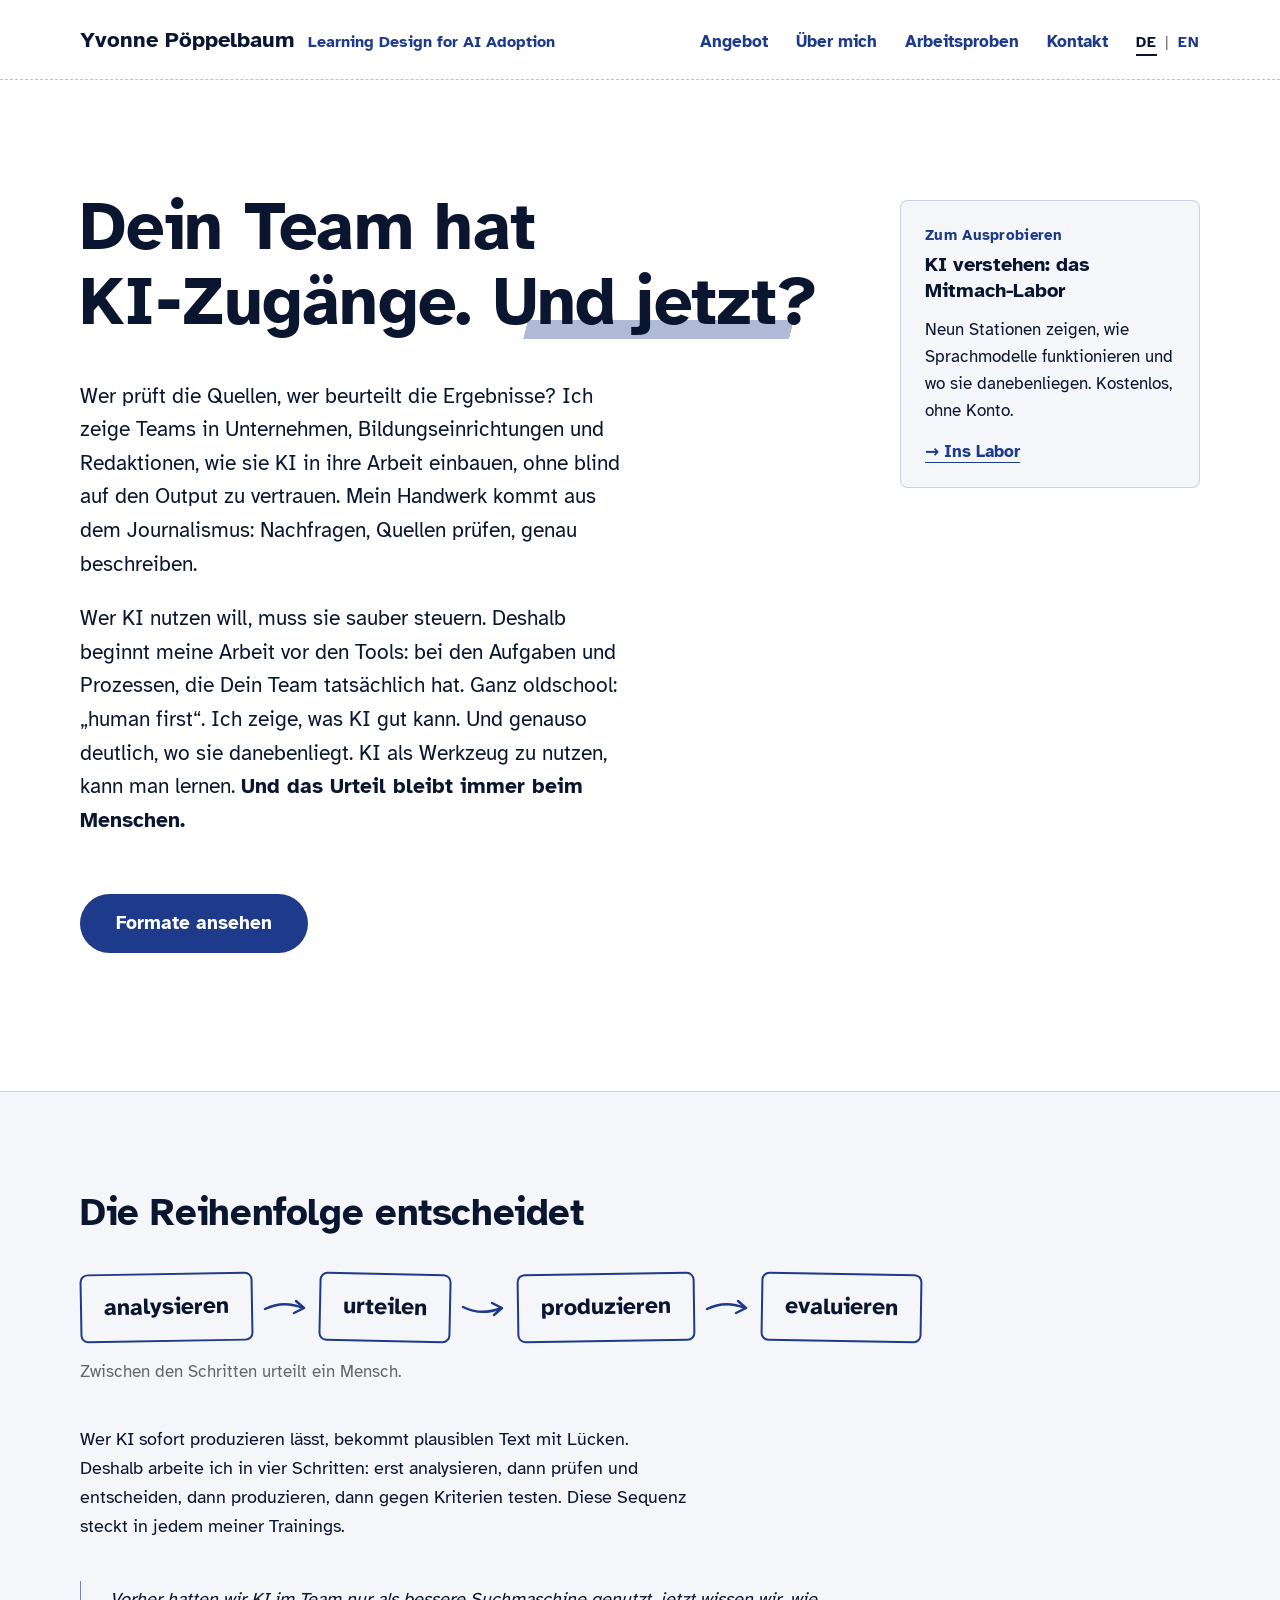
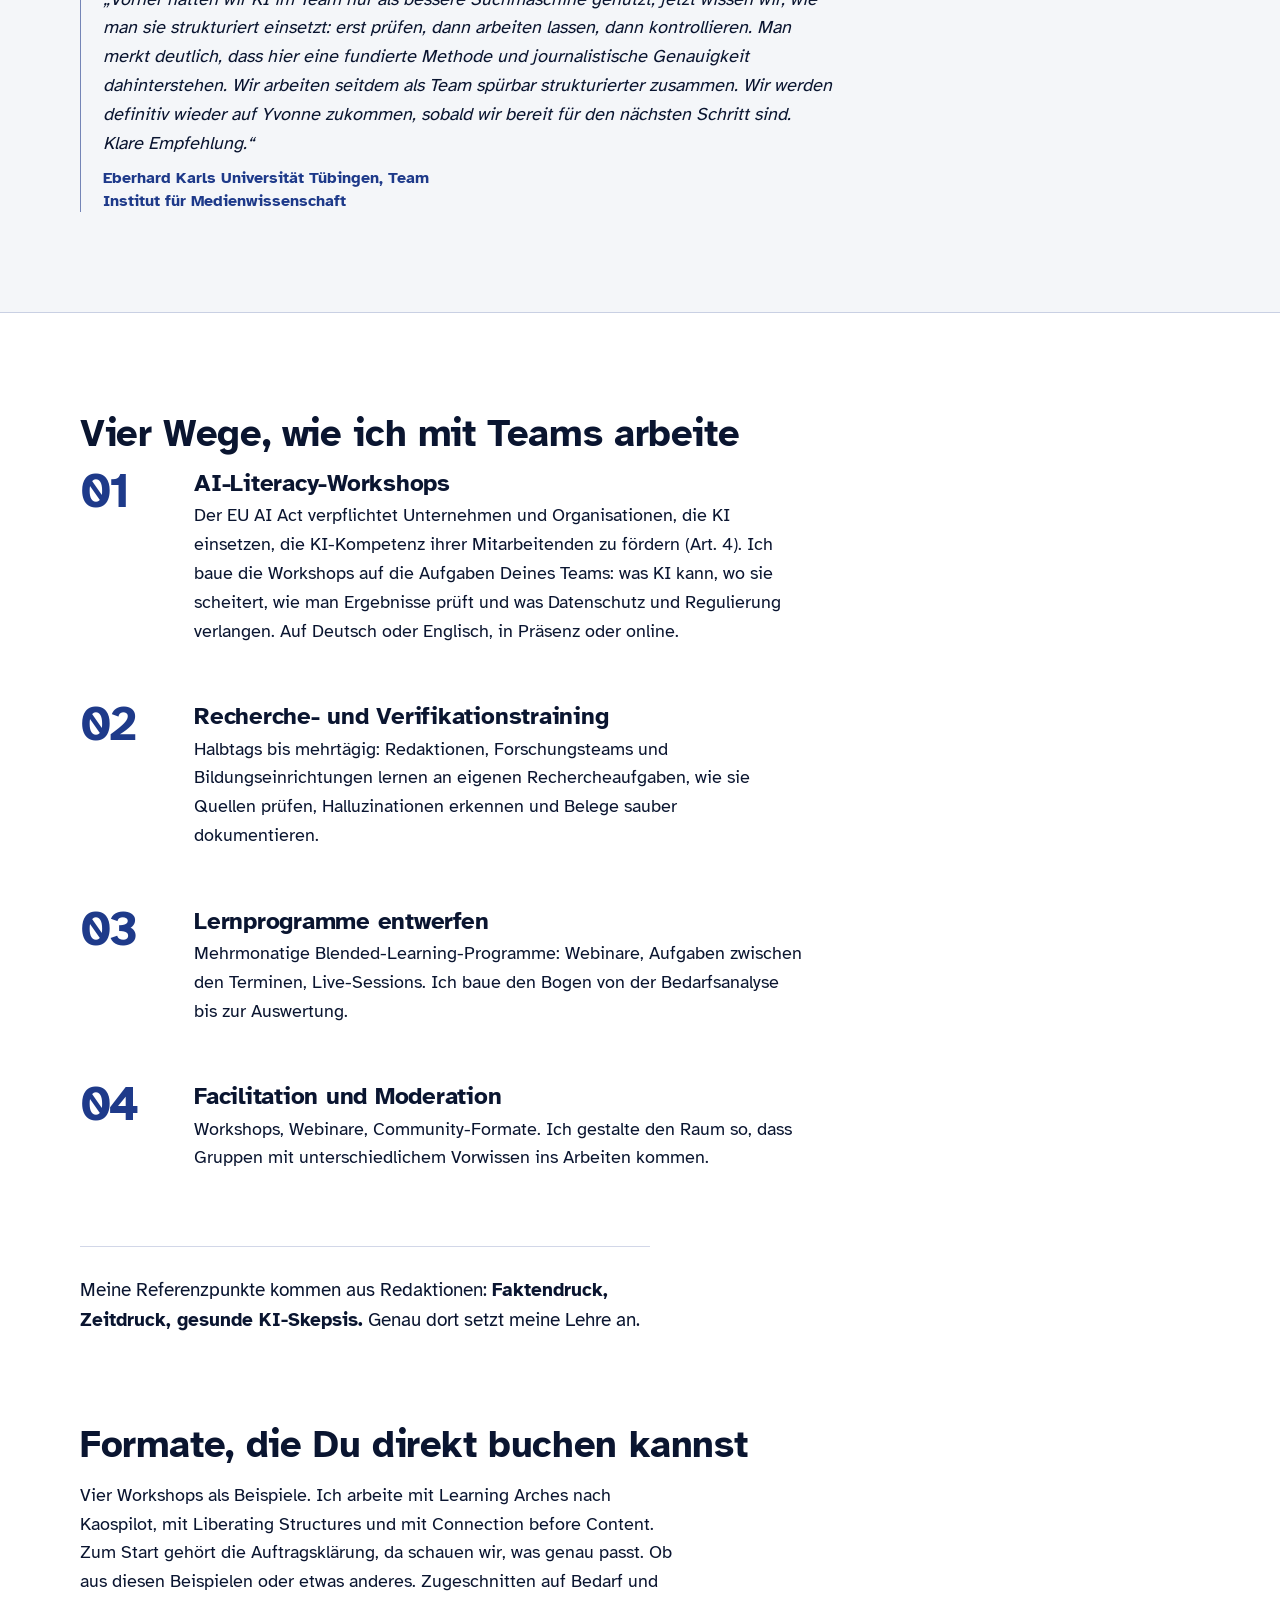
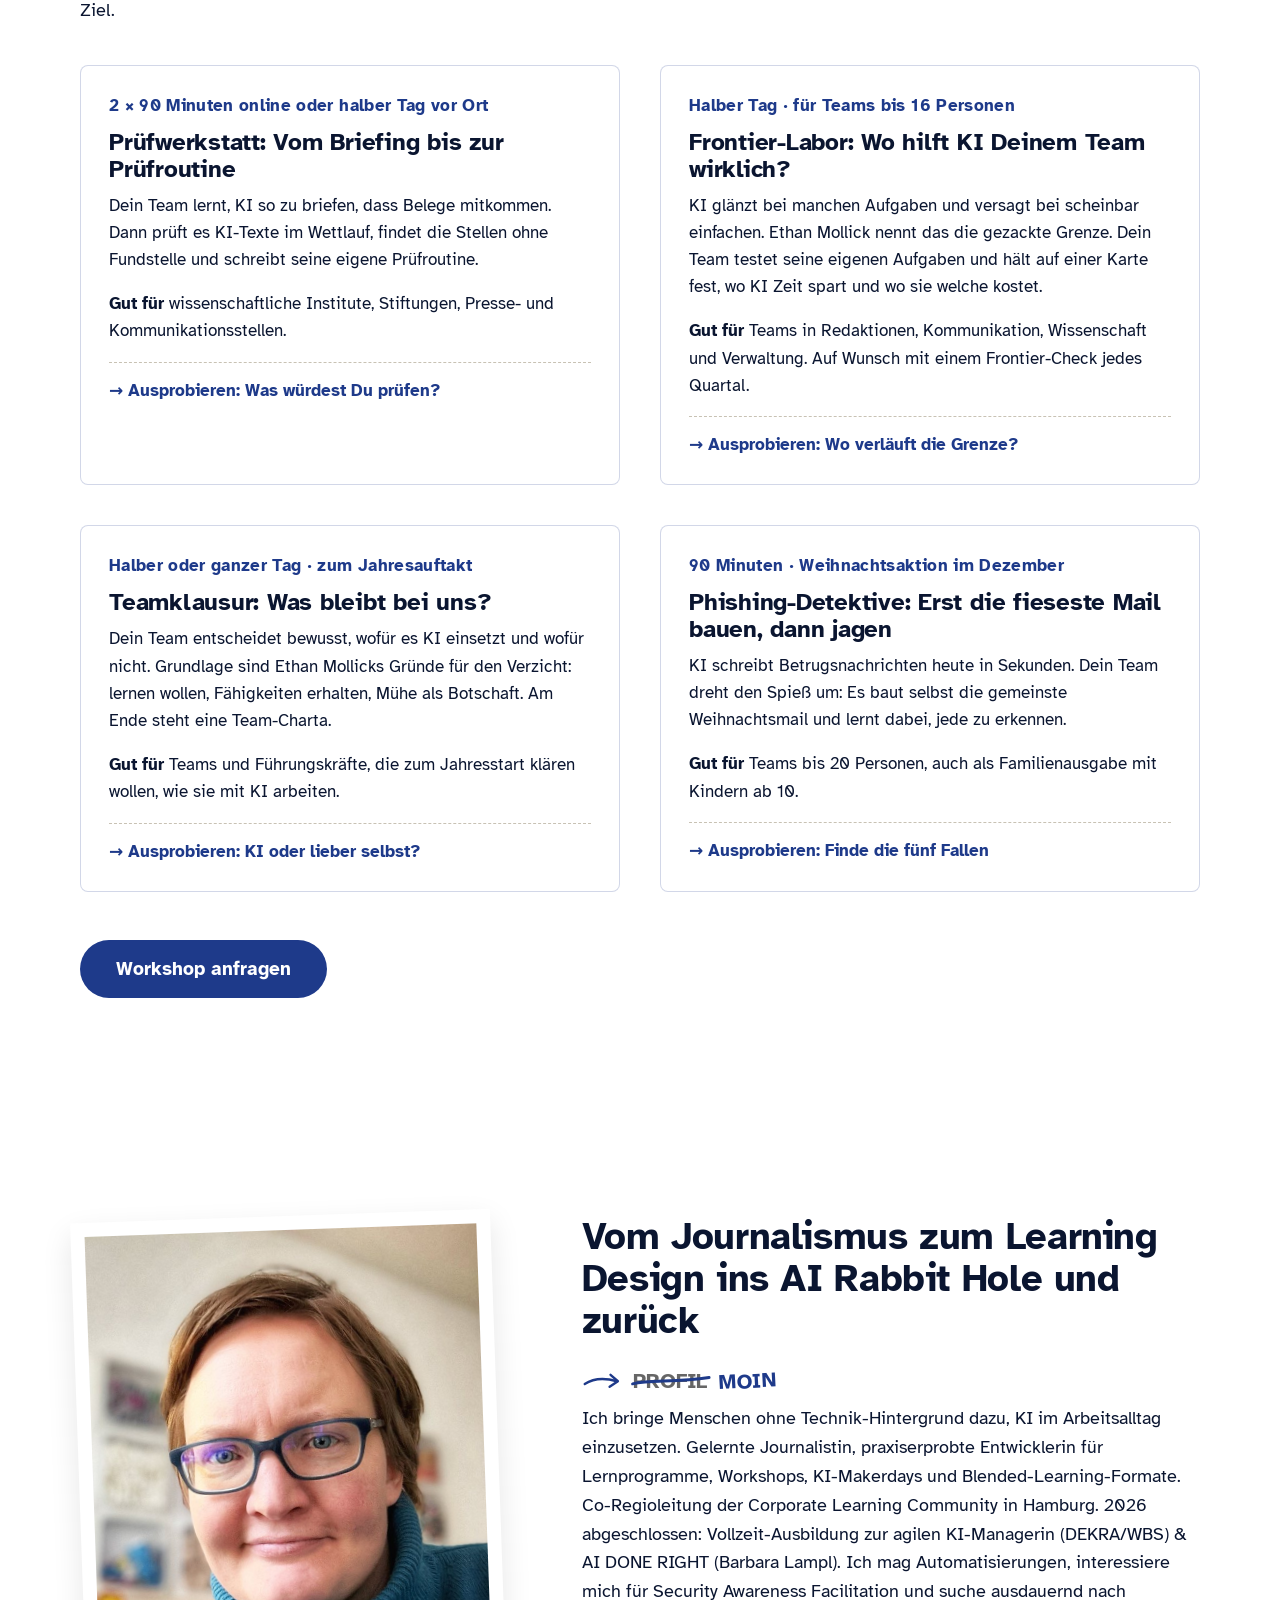
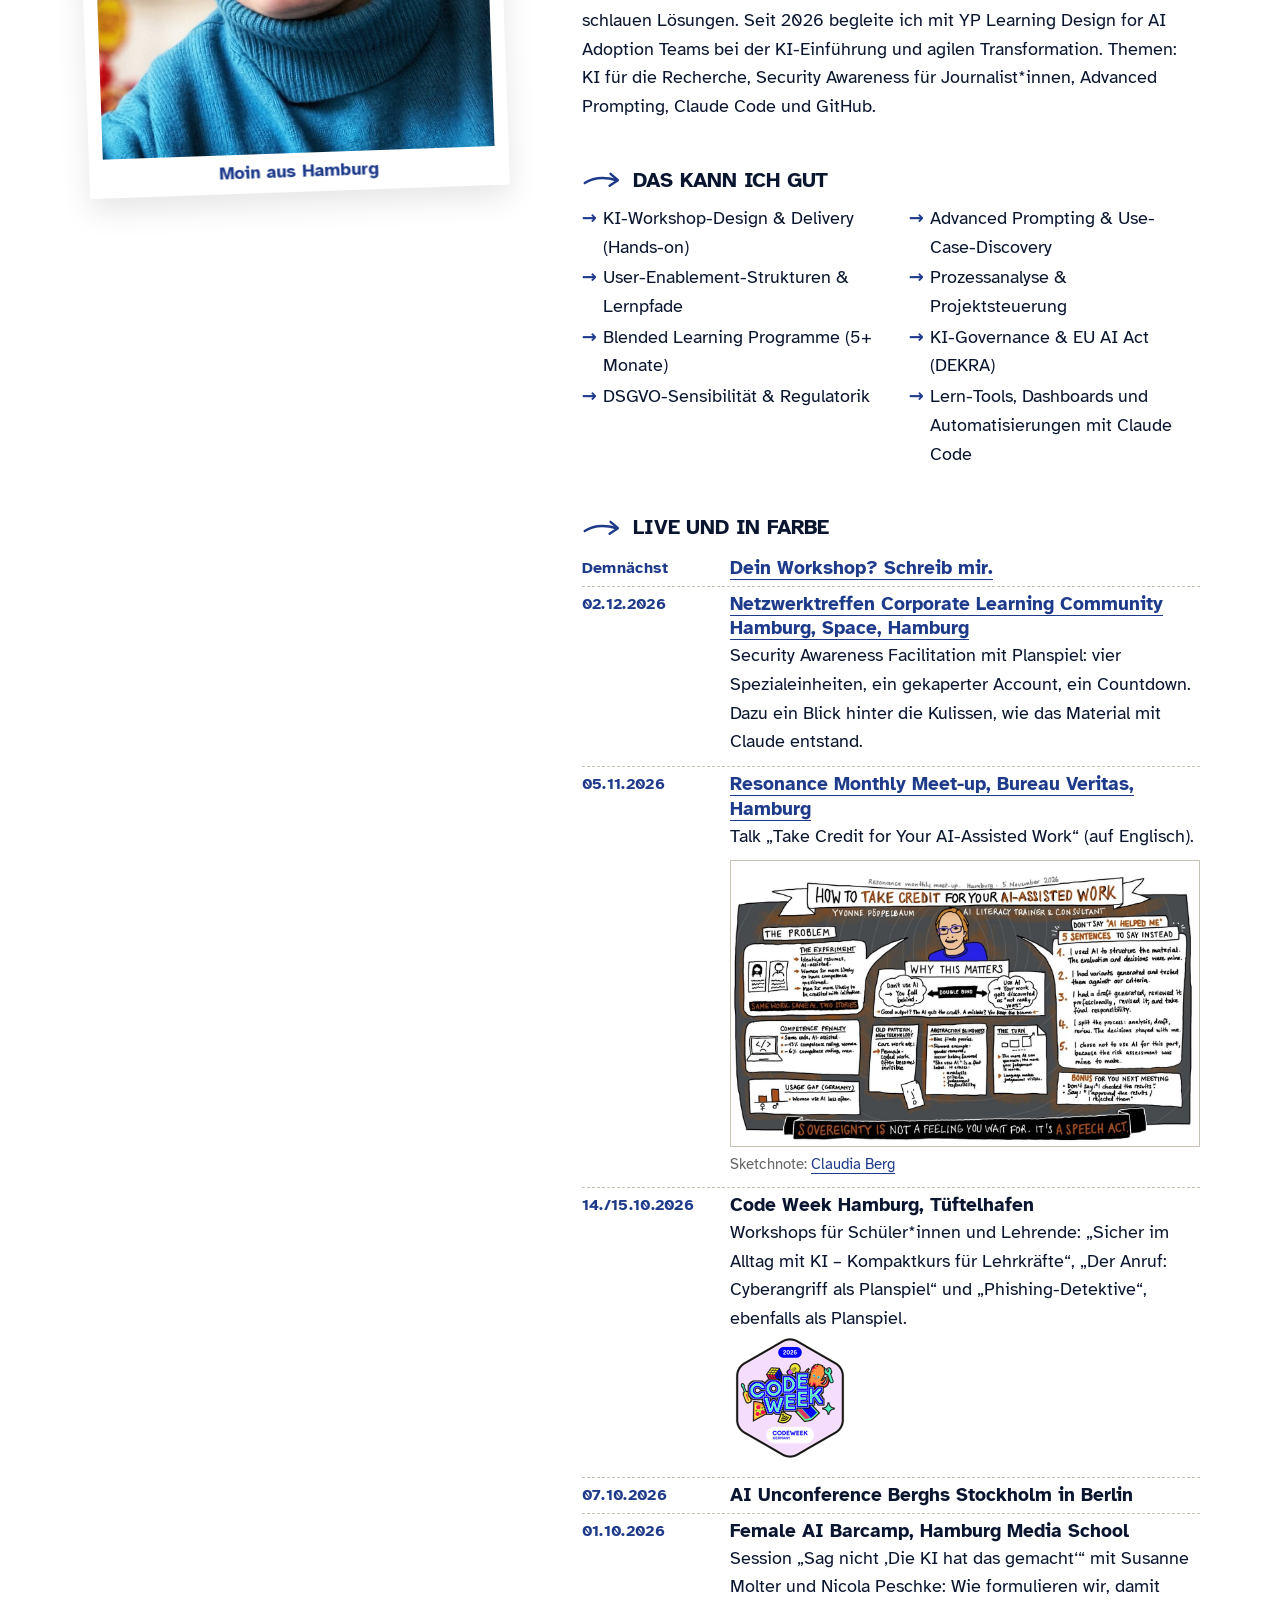
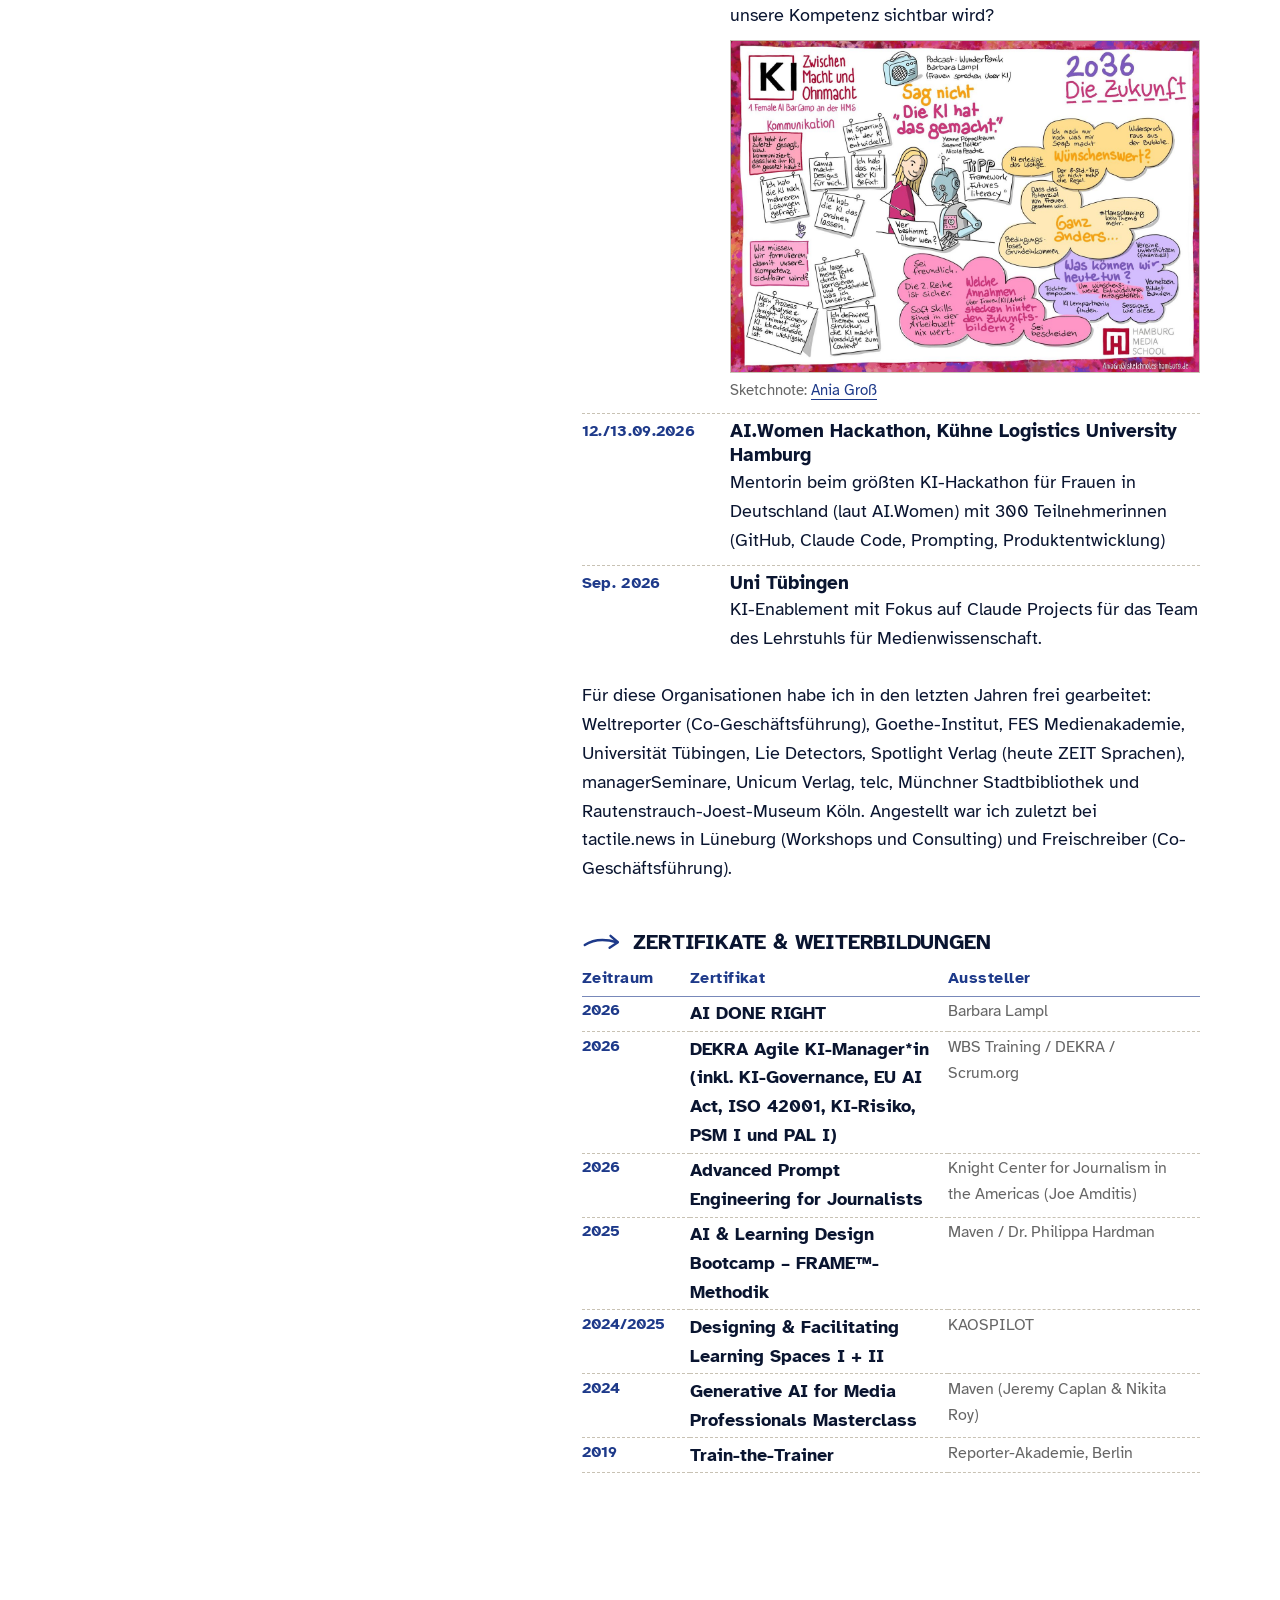
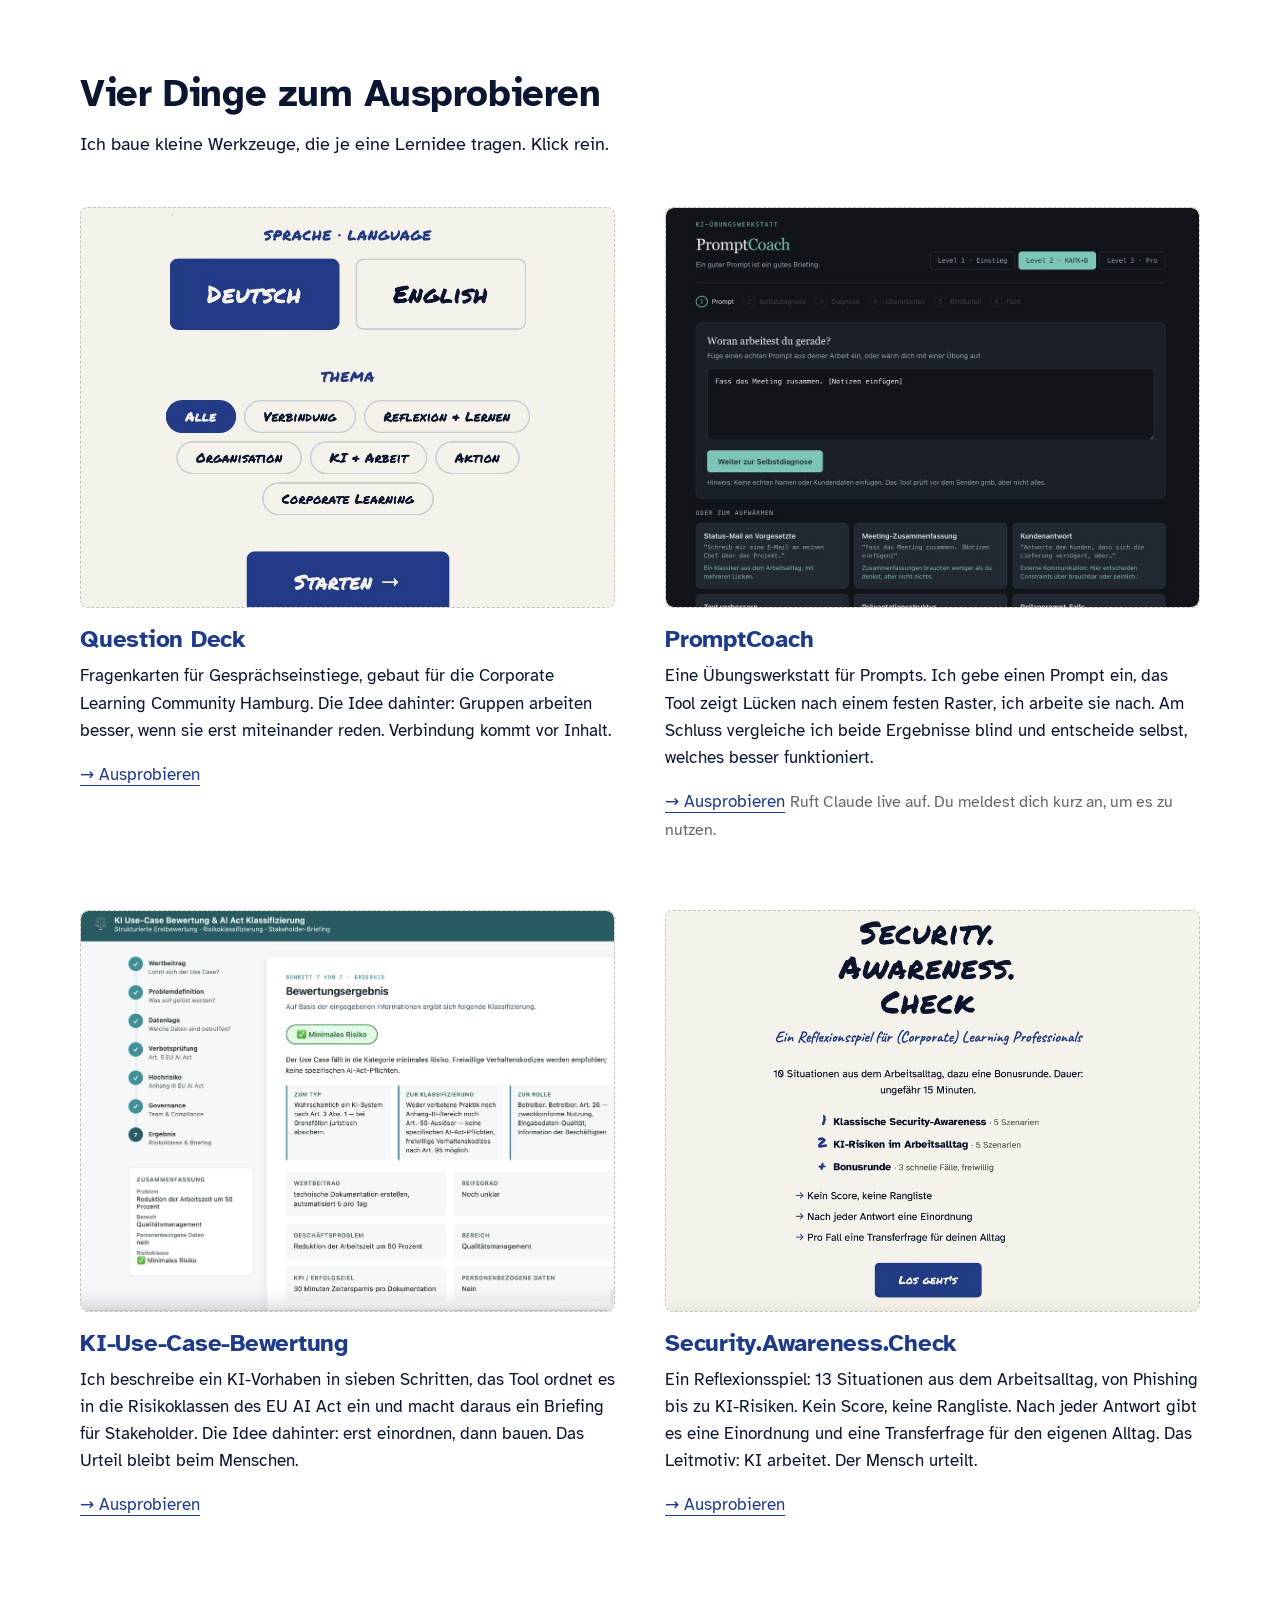
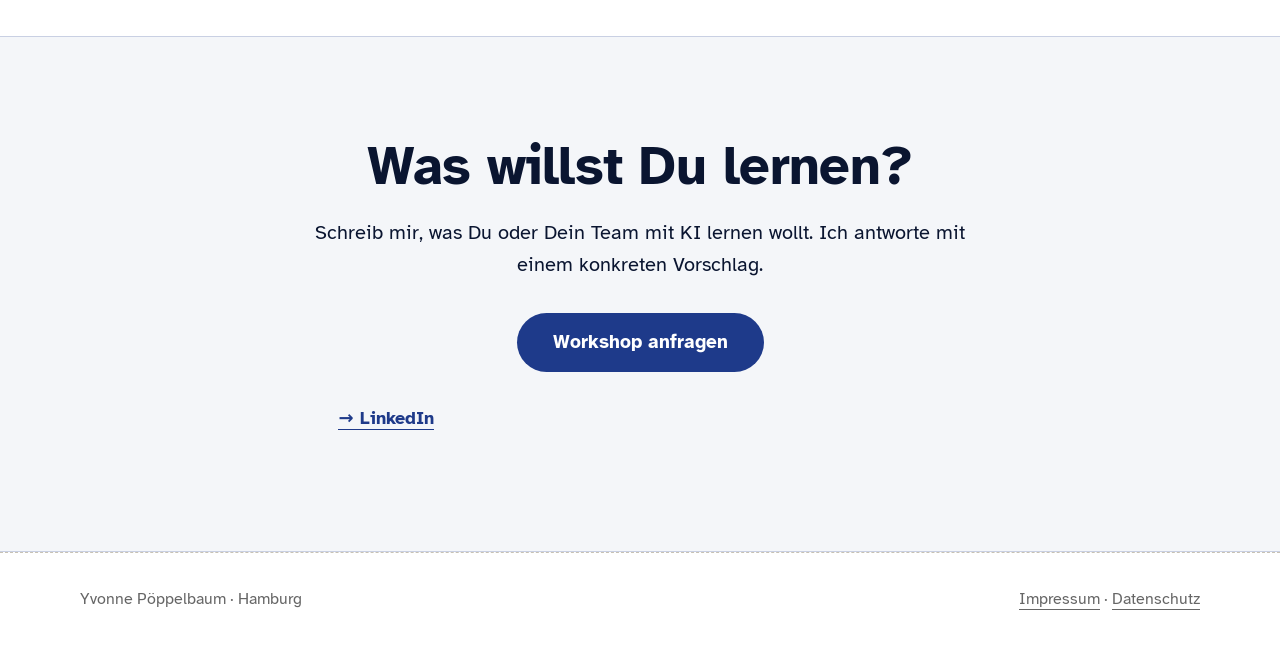
<file: index.html>
<!doctype html>
<html lang="de">
<head>
  <meta charset="utf-8">
  <meta name="viewport" content="width=device-width, initial-scale=1">
  <title>Yvonne Pöppelbaum – Learning Design for AI Adoption</title>
  <meta name="description" content="Publizistische Lehre für KI-gestützte Recherche und AI Literacy. Ich zeige Teams in Unternehmen, Bildungseinrichtungen und Redaktionen, wie sie KI in ihre Arbeit einbauen, ohne Faktentreue und Quellenkontrolle zu verlieren. AI-Literacy-Workshops und Recherchetraining. Hamburg, remote und in Präsenz.">
  <link rel="canonical" href="https://poeppelbaum.eu/">
  <link rel="alternate" hreflang="de" href="https://poeppelbaum.eu/">
  <link rel="alternate" hreflang="en" href="https://poeppelbaum.eu/en/">
  <link rel="alternate" hreflang="x-default" href="https://poeppelbaum.eu/">
  <link rel="icon" href="img/favicon.ico">
  <meta property="og:title" content="Yvonne Pöppelbaum – Learning Design for AI Adoption">
  <meta property="og:description" content="Publizistische Lehre für KI-gestützte Recherche und AI Literacy. Ich zeige Teams in Unternehmen, Bildungseinrichtungen und Redaktionen, wie sie KI in ihre Arbeit einbauen, ohne Faktentreue und Quellenkontrolle zu verlieren. AI-Literacy-Workshops und Recherchetraining. Hamburg, remote und in Präsenz.">
  <meta property="og:url" content="https://poeppelbaum.eu/">
  <meta property="og:type" content="website">
  <meta property="og:locale" content="de_DE">
  <meta property="og:locale:alternate" content="en_GB">
  <meta property="og:image" content="https://poeppelbaum.eu/img/og-de.jpg">
  <meta property="og:image:width" content="1200">
  <meta property="og:image:height" content="630">
  <meta property="og:image:alt" content="Yvonne Pöppelbaum: Dein Team hat KI-Zugänge. Und jetzt? Publizistische Lehre für KI-gestützte Recherche und AI Literacy">
  <meta name="twitter:card" content="summary_large_image">
  <link rel="stylesheet" href="style.css">
  <script type="application/ld+json">
{
  "@context": "https://schema.org",
  "@graph": [
    {
      "@type": "Person",
      "@id": "https://poeppelbaum.eu/#person",
      "name": "Yvonne Pöppelbaum",
      "url": "https://poeppelbaum.eu/",
      "jobTitle": "Learning Architect, Journalistin und Facilitatorin",
      "description": "Publizistische Lehre für KI-gestützte Recherche und AI Literacy",
      "address": {
        "@type": "PostalAddress",
        "addressLocality": "Hamburg",
        "addressCountry": "DE"
      },
      "sameAs": [
        "https://www.linkedin.com/in/yvonnepoeppelbaum"
      ],
      "knowsAbout": [
        "AI Literacy",
        "KI-gestützte Recherche",
        "Verifikation",
        "Learning Design",
        "Facilitation",
        "Security Awareness",
        "EU AI Act, Art. 4"
      ],
      "hasCredential": {
        "@type": "EducationalOccupationalCredential",
        "name": "DEKRA Agile KI-Manager*in",
        "recognizedBy": {
          "@type": "Organization",
          "name": "DEKRA"
        }
      }
    },
    {
      "@type": "ProfessionalService",
      "@id": "https://poeppelbaum.eu/#service",
      "name": "Yvonne Pöppelbaum – Learning Design for AI Adoption",
      "url": "https://poeppelbaum.eu/",
      "description": "Publizistische Lehre für KI-gestützte Recherche und AI Literacy",
      "founder": {
        "@id": "https://poeppelbaum.eu/#person"
      },
      "areaServed": [
        "DE",
        "AT",
        "CH"
      ],
      "availableLanguage": [
        "de",
        "en"
      ],
      "hasOfferCatalog": {
        "@type": "OfferCatalog",
        "name": "Workshop-Formate",
        "itemListElement": [
          {
            "@type": "Offer",
            "itemOffered": {
              "@type": "Service",
              "name": "Prüfwerkstatt: Vom Briefing bis zur Prüfroutine",
              "description": "Werkstatt, 2 × 90 Minuten online oder halber Tag vor Ort: KI so briefen, dass Belege mitkommen, KI-Texte prüfen und eine eigene Prüfroutine festlegen."
            }
          },
          {
            "@type": "Offer",
            "itemOffered": {
              "@type": "Service",
              "name": "Frontier-Labor: Wo hilft KI Deinem Team wirklich?",
              "description": "Halber Tag: Das Team testet eigene Aufgaben und kartiert, wo KI Zeit spart und wo nicht (gezackte Grenze nach Ethan Mollick)."
            }
          },
          {
            "@type": "Offer",
            "itemOffered": {
              "@type": "Service",
              "name": "Teamklausur: Was bleibt bei uns?",
              "description": "Halber oder ganzer Tag: Das Team legt fest, wofür es KI einsetzt und wofür bewusst nicht, und hält das in einer Team-Charta fest."
            }
          },
          {
            "@type": "Offer",
            "itemOffered": {
              "@type": "Service",
              "name": "Phishing-Detektive",
              "description": "Workshop, 90 Minuten: Betrugsnachrichten selbst bauen und erkennen lernen, für Teams bis 20 Personen, auch als Familienausgabe."
            }
          }
        ]
      }
    }
  ]
}
  </script>
</head>
<body>
  <a class="skip-link" href="#main">Zum Inhalt springen</a>

  <header class="site-header">
    <div class="container">
      <div class="brand"><a class="site-name" href="#top">Yvonne Pöppelbaum</a><span class="site-tagline">Learning Design for AI Adoption</span></div>
      <div class="header-right">
        <nav class="site-nav" aria-label="Hauptnavigation">
          <a href="#angebot">Angebot</a>
          <a href="#person">Über mich</a>
          <a href="#arbeitsproben">Arbeitsproben</a>
          <a href="#kontakt">Kontakt</a>
        </nav>
        <nav class="lang-switch" aria-label="Sprache"><span aria-current="true">DE</span><span class="sep" aria-hidden="true">|</span><a href="en/index.html" lang="en" hreflang="en" aria-label="English">EN</a></nav>
      </div>
    </div>
  </header>

  <svg width="0" height="0" style="position:absolute" aria-hidden="true" focusable="false"><symbol id="arr" viewBox="0 0 44 24"><path d="M3 15 C 12 9, 24 8, 38 12" fill="none" stroke="#1e3a8a" stroke-width="2.6" stroke-linecap="round"></path><path d="M31 5 L 39 12 L 30 18" fill="none" stroke="#1e3a8a" stroke-width="2.6" stroke-linecap="round" stroke-linejoin="round"></path></symbol></svg>

  <main id="main">

    <!-- 1 · Hero -->
    <section class="hero" id="top">
      <div class="container">
        <h1>Dein Team hat KI&#8209;Zugänge. <span class="u-hand">Und&nbsp;jetzt?</span></h1>
        <p class="intro">Wer prüft die Quellen, wer beurteilt die Ergebnisse? Ich zeige Teams in Unternehmen, Bildungseinrichtungen und Redaktionen, wie sie KI in ihre Arbeit einbauen, ohne blind auf den Output zu vertrauen. Mein Handwerk kommt aus dem Journalismus: Nachfragen, Quellen prüfen, genau beschreiben.</p>
        <p class="intro">Wer KI nutzen will, muss sie sauber steuern. Deshalb beginnt meine Arbeit vor den Tools: bei den Aufgaben und Prozessen, die Dein Team tatsächlich hat. Ganz oldschool: „<span lang="en">human first</span>“. Ich zeige, was KI gut kann. Und genauso deutlich, wo sie danebenliegt. KI als Werkzeug zu nutzen, kann man lernen. <strong>Und das Urteil bleibt immer beim Menschen.</strong></p>
        <p class="hero-cta"><a class="btn" href="#formate">Formate ansehen</a></p>
        <aside class="lab-box" aria-label="Mitmach-Labor">
          <p class="lab-kicker">Zum Ausprobieren</p>
          <p class="lab-title">KI verstehen: das Mitmach-Labor</p>
          <p>Neun Stationen zeigen, wie Sprachmodelle funktionieren und wo sie danebenliegen. Kostenlos, ohne Konto.</p>
          <p class="lab-link"><a href="labor/">→ Ins Labor</a></p>
        </aside>
      </div>
    </section>

    <!-- 2 · Arbeitsweise -->
    <section class="section section--alt" id="arbeitsweise">
      <div class="container">
        <h2>Die Reihenfolge entscheidet</h2>

        <div class="sequence" role="img" aria-label="Vier Schritte: analysieren, urteilen, produzieren, evaluieren – zwischen den Schritten urteilt ein Mensch">
          <div class="sequence__step">analysieren</div>
          <svg class="sequence__arrow" width="46" height="26" viewBox="0 0 46 26" fill="none" aria-hidden="true">
            <path d="M2 14 C14 8, 28 8, 40 13" stroke="currentColor" stroke-width="2.5" stroke-linecap="round" fill="none"/>
            <path d="M33 6 L41 13 L31 18" stroke="currentColor" stroke-width="2.5" stroke-linecap="round" stroke-linejoin="round" fill="none"/>
          </svg>
          <div class="sequence__step">urteilen</div>
          <svg class="sequence__arrow" width="46" height="26" viewBox="0 0 46 26" fill="none" aria-hidden="true">
            <path d="M2 12 C14 18, 28 18, 40 13" stroke="currentColor" stroke-width="2.5" stroke-linecap="round" fill="none"/>
            <path d="M33 20 L41 13 L31 8" stroke="currentColor" stroke-width="2.5" stroke-linecap="round" stroke-linejoin="round" fill="none"/>
          </svg>
          <div class="sequence__step">produzieren</div>
          <svg class="sequence__arrow" width="46" height="26" viewBox="0 0 46 26" fill="none" aria-hidden="true">
            <path d="M2 14 C14 8, 28 8, 40 13" stroke="currentColor" stroke-width="2.5" stroke-linecap="round" fill="none"/>
            <path d="M33 6 L41 13 L31 18" stroke="currentColor" stroke-width="2.5" stroke-linecap="round" stroke-linejoin="round" fill="none"/>
          </svg>
          <div class="sequence__step">evaluieren</div>
        </div>
        <p class="judge-note">Zwischen den Schritten urteilt ein Mensch.</p>

        <p>Wer KI sofort produzieren lässt, bekommt plausiblen Text mit Lücken. Deshalb arbeite ich in vier Schritten: erst analysieren, dann prüfen und entscheiden, dann produzieren, dann gegen Kriterien testen. Diese Sequenz steckt in jedem meiner Trainings.</p>

        <blockquote class="ref">„Vorher hatten wir KI im Team nur als bessere Suchmaschine genutzt, jetzt wissen wir, wie man sie strukturiert einsetzt: erst prüfen, dann arbeiten lassen, dann kontrollieren. Man merkt deutlich, dass hier eine fundierte Methode und journalistische Genauigkeit dahinterstehen. Wir arbeiten seitdem als Team spürbar strukturierter zusammen. Wir werden definitiv wieder auf Yvonne zukommen, sobald wir bereit für den nächsten Schritt sind. Klare Empfehlung.“<footer>Eberhard Karls Universität Tübingen, Team<br>Institut für Medienwissenschaft</footer></blockquote>
      </div>
    </section>

    <!-- 3 · Angebot -->
    <section class="section" id="angebot">
      <div class="container">
        <h2>Vier Wege, wie ich mit Teams arbeite</h2>

        <div class="step">
          <div class="step__num" aria-hidden="true">01</div>
          <div>
            <h3>AI-Literacy-Workshops</h3>
            <p>Der EU AI Act verpflichtet Unternehmen und Organisationen, die KI einsetzen, die KI-Kompetenz ihrer Mitarbeitenden zu fördern (Art. 4). Ich baue die Workshops auf die Aufgaben Deines Teams: was KI kann, wo sie scheitert, wie man Ergebnisse prüft und was Datenschutz und Regulierung verlangen. Auf Deutsch oder Englisch, in Präsenz oder online.</p>
          </div>
        </div>

        <div class="step">
          <div class="step__num" aria-hidden="true">02</div>
          <div>
            <h3>Recherche- und Verifikationstraining</h3>
            <p>Halbtags bis mehrtägig: Redaktionen, Forschungsteams und Bildungseinrichtungen lernen an eigenen Rechercheaufgaben, wie sie Quellen prüfen, Halluzinationen erkennen und Belege sauber dokumentieren.</p>
          </div>
        </div>

        <div class="step">
          <div class="step__num" aria-hidden="true">03</div>
          <div>
            <h3>Lernprogramme entwerfen</h3>
            <p>Mehrmonatige Blended-Learning-Programme: Webinare, Aufgaben zwischen den Terminen, Live-Sessions. Ich baue den Bogen von der Bedarfsanalyse bis zur Auswertung.</p>
          </div>
        </div>

        <div class="step">
          <div class="step__num" aria-hidden="true">04</div>
          <div>
            <h3>Facilitation und Moderation</h3>
            <p>Workshops, Webinare, Community-Formate. Ich gestalte den Raum so, dass Gruppen mit unterschiedlichem Vorwissen ins Arbeiten kommen.</p>
          </div>
        </div>

        <p class="bridge">Meine Referenzpunkte kommen aus Redaktionen: <strong>Faktendruck, Zeitdruck, gesunde KI-Skepsis.</strong> Genau dort setzt meine Lehre an.</p>

        <!-- Formate (seit 18.11.2026) -->
        <h2 class="formats-title" id="formate">Formate, die Du direkt buchen kannst</h2>
        <p>Vier Workshops als Beispiele. Ich arbeite mit Learning Arches nach Kaospilot, mit Liberating Structures und mit Connection before Content. Zum Start gehört die Auftragsklärung, da schauen wir, was genau passt. Ob aus diesen Beispielen oder etwas anderes. Zugeschnitten auf Bedarf und Ziel.</p>

        <div class="format-grid">
          <article class="format-card">
            <p class="format-meta">2 × 90 Minuten online oder halber Tag vor Ort</p>
            <h3>Prüfwerkstatt: Vom Briefing bis zur Prüfroutine</h3>
            <p>Dein Team lernt, KI so zu briefen, dass Belege mitkommen. Dann prüft es KI-Texte im Wettlauf, findet die Stellen ohne Fundstelle und schreibt seine eigene Prüfroutine.</p>
            <p class="format-for"><strong>Gut für</strong> wissenschaftliche Institute, Stiftungen, Presse- und Kommunikationsstellen.</p>
            <details class="teaser" data-teaser="marks">
              <summary>→ Ausprobieren: Was würdest Du prüfen?</summary>
              <p class="teaser-hint">Ein erfundenes KI-Dossier zum Forschungsstand Homeoffice. Tippe die Stellen an, die Du vor der Weitergabe prüfen würdest. Dann löse auf.</p>
              <p class="t-text">
                <button type="button" class="t-mark" aria-pressed="false" data-fb="Zahl ohne Fundstelle: Welche Metastudie, welches Jahr, welche Stichprobe?">Laut einer großen Metastudie steigt die Produktivität im Homeoffice um 17 Prozent.</button>
                Viele Unternehmen haben daraus Konsequenzen gezogen.
                <button type="button" class="t-mark" aria-pressed="false" data-fb="Zitat ohne Person und Quelle: „eine bekannte Arbeitsforscherin“ lässt sich nicht prüfen.">Eine bekannte Arbeitsforscherin sagt dazu: „Wer Präsenz verlangt, misst Anwesenheit statt Leistung.“</button>
                <button type="button" class="t-mark" aria-pressed="false" data-fb="Studientitel mit Institution: klingt konkret, muss aber existieren. Erst im Original suchen.">Die Studie „Remote Work and Output 2024“ des Instituts für Arbeitsforschung Nord bestätigt das.</button>
                <button type="button" class="t-mark" aria-pressed="false" data-fb="Pauschale Einordnung: „weitgehend einig“ ist eine Behauptung über das ganze Forschungsfeld.">Insgesamt ist die Forschung sich heute weitgehend einig.</button>
              </p>
              <button type="button" class="t-solve">Auflösen</button>
              <p class="t-result" aria-live="polite" data-template="Du hast {n} von 4 Stellen markiert. Alle vier sind prüfpflichtig, keine nennt eine Fundstelle:"></p>
              <button type="button" class="t-reset">Zurücksetzen</button>
            </details>
          </article>

          <article class="format-card">
            <p class="format-meta">Halber Tag · für Teams bis 16 Personen</p>
            <h3>Frontier-Labor: Wo hilft KI Deinem Team wirklich?</h3>
            <p>KI glänzt bei manchen Aufgaben und versagt bei scheinbar einfachen. Ethan Mollick nennt das die gezackte Grenze. Dein Team testet seine eigenen Aufgaben und hält auf einer Karte fest, wo KI Zeit spart und wo sie welche kostet.</p>
            <p class="format-for"><strong>Gut für</strong> Teams in Redaktionen, Kommunikation, Wissenschaft und Verwaltung. Auf Wunsch mit einem Frontier-Check jedes Quartal.</p>
            <details class="teaser" data-teaser="judge">
              <summary>→ Ausprobieren: Wo verläuft die Grenze?</summary>
              <p class="teaser-hint">Fünf Aufgaben. Schätze, ob KI-Chatbots sie heute meist gut lösen oder oft unzuverlässig sind. Stand Ende 2026, die Grenze verschiebt sich.</p>
              <div class="t-q">
                <p class="t-q-text">Eine Aufgabe aus der Mathematik-Olympiade lösen</p>
                <button type="button" class="t-opt" data-ok="1" aria-pressed="false" data-fb="Meist gut: Laut Mollick haben KI-Systeme Gold bei der Mathematik-Olympiade geholt.">meist gut</button>
                <button type="button" class="t-opt" data-ok="0" aria-pressed="false" data-fb="Meist gut: Laut Mollick haben KI-Systeme Gold bei der Mathematik-Olympiade geholt.">oft unzuverlässig</button>
                <p class="t-fb" aria-live="polite"></p>
              </div>
              <div class="t-q">
                <p class="t-q-text">Gegenstände auf einem Foto zählen</p>
                <button type="button" class="t-opt" data-ok="0" aria-pressed="false" data-fb="Oft unzuverlässig: Mollick nennt genau das als Beispiel für die gezackte Grenze.">meist gut</button>
                <button type="button" class="t-opt" data-ok="1" aria-pressed="false" data-fb="Oft unzuverlässig: Mollick nennt genau das als Beispiel für die gezackte Grenze.">oft unzuverlässig</button>
                <p class="t-fb" aria-live="polite"></p>
              </div>
              <div class="t-q">
                <p class="t-q-text">Fünfzig Ideen für einen Veranstaltungstitel sammeln</p>
                <button type="button" class="t-opt" data-ok="1" aria-pressed="false" data-fb="Meist gut: Masse ist eine Stärke. Die Auswahl bleibt Deine Aufgabe.">meist gut</button>
                <button type="button" class="t-opt" data-ok="0" aria-pressed="false" data-fb="Meist gut: Masse ist eine Stärke. Die Auswahl bleibt Deine Aufgabe.">oft unzuverlässig</button>
                <p class="t-fb" aria-live="polite"></p>
              </div>
              <div class="t-q">
                <p class="t-q-text">Eine Quelle samt Seitenzahl nennen</p>
                <button type="button" class="t-opt" data-ok="0" aria-pressed="false" data-fb="Oft unzuverlässig: Ohne Recherchefunktion erfinden Chatbots Fundstellen, die echt klingen.">meist gut</button>
                <button type="button" class="t-opt" data-ok="1" aria-pressed="false" data-fb="Oft unzuverlässig: Ohne Recherchefunktion erfinden Chatbots Fundstellen, die echt klingen.">oft unzuverlässig</button>
                <p class="t-fb" aria-live="polite"></p>
              </div>
              <div class="t-q">
                <p class="t-q-text">Ein langes Geschäftsgespräch über viele Runden stimmig führen</p>
                <button type="button" class="t-opt" data-ok="0" aria-pressed="false" data-fb="Oft unzuverlässig: Laut Mollick brechen KI-Systeme in solchen Gesprächen ein.">meist gut</button>
                <button type="button" class="t-opt" data-ok="1" aria-pressed="false" data-fb="Oft unzuverlässig: Laut Mollick brechen KI-Systeme in solchen Gesprächen ein.">oft unzuverlässig</button>
                <p class="t-fb" aria-live="polite"></p>
              </div>
              <p class="t-result" aria-live="polite" data-template="{n} von 5 richtig eingeschätzt. Die Grenze ist gezackt: KI glänzt bei schweren Aufgaben und stolpert über leichte. Wo sie für Dein Team verläuft, testet Ihr im Workshop an Euren eigenen Aufgaben."></p>
              <button type="button" class="t-reset">Noch einmal</button>
            </details>
          </article>

          <article class="format-card">
            <p class="format-meta">Halber oder ganzer Tag · zum Jahresauftakt</p>
            <h3>Teamklausur: Was bleibt bei uns?</h3>
            <p>Dein Team entscheidet bewusst, wofür es KI einsetzt und wofür nicht. Grundlage sind Ethan Mollicks Gründe für den Verzicht: lernen wollen, Fähigkeiten erhalten, Mühe als Botschaft. Am Ende steht eine Team-Charta.</p>
            <p class="format-for"><strong>Gut für</strong> Teams und Führungskräfte, die zum Jahresstart klären wollen, wie sie mit KI arbeiten.</p>
            <details class="teaser" data-teaser="judge" data-template-only="1">
              <summary>→ Ausprobieren: KI oder lieber selbst?</summary>
              <p class="teaser-hint">Vier Aufgaben. Entscheide, ob Du KI nehmen würdest. Es gibt kein Richtig oder Falsch, nur gute Gründe.</p>
              <div class="t-q">
                <p class="t-q-text">Ein Dankesschreiben an eine langjährige Kollegin</p>
                <button type="button" class="t-opt" aria-pressed="false" data-fb="Hier ist die Mühe selbst die Botschaft. Mollick rät, innezuhalten, bevor man Gesten der Fürsorge automatisiert.">KI nehmen</button>
                <button type="button" class="t-opt" aria-pressed="false" data-fb="Hier ist die Mühe selbst die Botschaft. Mollick rät, innezuhalten, bevor man Gesten der Fürsorge automatisiert.">lieber selbst</button>
                <p class="t-fb" aria-live="polite"></p>
              </div>
              <div class="t-q">
                <p class="t-q-text">Ein Protokoll aus dem Transkript einer Besprechung</p>
                <button type="button" class="t-opt" aria-pressed="false" data-fb="Routinearbeit, die niemand vermisst: gut abzugeben, wenn jemand das Ergebnis prüft.">KI nehmen</button>
                <button type="button" class="t-opt" aria-pressed="false" data-fb="Routinearbeit, die niemand vermisst: gut abzugeben, wenn jemand das Ergebnis prüft.">lieber selbst</button>
                <p class="t-fb" aria-live="polite"></p>
              </div>
              <div class="t-q">
                <p class="t-q-text">Eine neue Kollegin arbeitet sich ins Fachgebiet ein</p>
                <button type="button" class="t-opt" aria-pressed="false" data-fb="Wer lernen will, braucht die Mühe. Besser: KI als Tutor, der erklärt und nachfragt, statt Lösungen zu liefern.">KI nehmen</button>
                <button type="button" class="t-opt" aria-pressed="false" data-fb="Wer lernen will, braucht die Mühe. Besser: KI als Tutor, der erklärt und nachfragt, statt Lösungen zu liefern.">lieber selbst</button>
                <p class="t-fb" aria-live="polite"></p>
              </div>
              <div class="t-q">
                <p class="t-q-text">Eine erste Gliederung für einen Förderantrag</p>
                <button type="button" class="t-opt" aria-pressed="false" data-fb="Guter Startpunkt: KI liefert Rohmaterial, das Urteil bleibt beim Team.">KI nehmen</button>
                <button type="button" class="t-opt" aria-pressed="false" data-fb="Guter Startpunkt: KI liefert Rohmaterial, das Urteil bleibt beim Team.">lieber selbst</button>
                <p class="t-fb" aria-live="polite"></p>
              </div>
              <p class="t-result" aria-live="polite" data-template="In der Klausur legt Dein Team solche Grenzen gemeinsam fest und schreibt sie in eine Charta."></p>
              <button type="button" class="t-reset">Noch einmal</button>
            </details>
          </article>

          <article class="format-card">
            <p class="format-meta">90 Minuten · Weihnachtsaktion im Dezember</p>
            <h3>Phishing-Detektive: Erst die fieseste Mail bauen, dann jagen</h3>
            <p>KI schreibt Betrugsnachrichten heute in Sekunden. Dein Team dreht den Spieß um: Es baut selbst die gemeinste Weihnachtsmail und lernt dabei, jede zu erkennen.</p>
            <p class="format-for"><strong>Gut für</strong> Teams bis 20 Personen, auch als Familienausgabe mit Kindern ab 10.</p>
            <details class="teaser" data-teaser="hunt" data-done="Alle fünf gefunden. Und jetzt die Regel danach: Stopp. Zweiter Kanal. Melden.">
              <summary>→ Ausprobieren: Finde die fünf Fallen</summary>
              <p class="teaser-hint">Eine erfundene Weihnachtsmail. Tippe die verdächtigen Stellen an.</p>
              <div class="t-mail">
                <p>Von: <button type="button" class="t-mark" aria-pressed="false" data-fb="Wer schreibt wirklich? Der Name klingt offiziell, die Adresse gehört keinem echten Paketdienst.">Paketdienst Kundenservice &lt;info@paket-zustellung24.example&gt;</button></p>
                <p><button type="button" class="t-mark" aria-pressed="false" data-fb="Kennt die Nachricht Dich? „Sehr geehrter Kunde“ statt Deines Namens.">Sehr geehrter Kunde,</button></p>
                <p>Ihr Paket mit Weihnachtsgeschenken liegt in unserem Lager. <button type="button" class="t-mark" aria-pressed="false" data-fb="Warum so eilig? Zwölf Stunden Frist sollen Dich am Nachdenken hindern.">Wenn Sie nicht innerhalb von 12 Stunden reagieren, geht die Sendung zurück.</button></p>
                <p><button type="button" class="t-mark" aria-pressed="false" data-fb="Was will sie von Dir? Kreditkartendaten für eine Mini-Gebühr.">Bitte zahlen Sie die Zustellgebühr von 1,99 € mit Ihrer Kreditkarte.</button></p>
                <p><button type="button" class="t-mark" aria-pressed="false" data-fb="Wohin führt der Link? Erst die Adresse lesen, dann tippen.">Jetzt freigeben: https://paket-zustellung24.example/freigabe</button></p>
              </div>
              <p class="t-result" aria-live="polite" data-template="Gefunden: {n} von 5."></p>
              <button type="button" class="t-reset">Zurücksetzen</button>
            </details>
          </article>
        </div>

        <p class="formats-cta"><a class="btn" href="mailto:&#105;&#110;&#102;&#111;&#64;&#112;&#111;&#101;&#112;&#112;&#101;&#108;&#98;&#97;&#117;&#109;&#46;&#101;&#117;">Workshop anfragen</a></p>
      </div>
    </section>

    <!-- 4 · Person -->
    <section class="section" id="person">
      <div class="container person">
        <figure class="portrait"><img src="img/portrait.jpg" alt="Porträt von Yvonne Pöppelbaum: kurze braune Haare, dunkle Brille, petrolfarbener Rollkragenpullover" width="720" height="960"><figcaption>Moin aus Hamburg</figcaption></figure>
        <div>
          <h2>Vom Journalismus zum Learning Design ins AI Rabbit Hole und zurück</h2>
          <div class="cv">
          <h3><svg aria-hidden="true" focusable="false"><use href="#arr"></use></svg><span class="strike">PROFIL<svg viewBox="0 0 100 20" preserveAspectRatio="none" aria-hidden="true" focusable="false"><path d="M2 13 C 25 8, 55 12, 98 6" fill="none" stroke="#1e3a8a" stroke-width="3" stroke-linecap="round" vector-effect="non-scaling-stroke"></path></svg></span><span class="moin">MOIN</span></h3>
          <p>Ich bringe Menschen ohne Technik-Hintergrund dazu, KI im Arbeitsalltag einzusetzen. Gelernte Journalistin, praxiserprobte Entwicklerin für Lernprogramme, Workshops, KI-Makerdays und Blended-Learning-Formate. Co-Regioleitung der Corporate Learning Community in Hamburg. 2026 abgeschlossen: Vollzeit-Ausbildung zur agilen KI-Managerin (DEKRA/WBS) &amp; AI DONE RIGHT (Barbara Lampl). Ich mag Automatisierungen, interessiere mich für Security Awareness Facilitation und suche ausdauernd nach schlauen Lösungen. Seit 2026 begleite ich mit YP Learning Design for AI Adoption Teams bei der KI-Einführung und agilen Transformation. Themen: KI für die Recherche, Security Awareness für Journalist*innen, Advanced Prompting, Claude Code und GitHub.</p>

          <h3><svg aria-hidden="true" focusable="false"><use href="#arr"></use></svg>DAS KANN ICH GUT</h3>
          <ul class="arrows cols">
            <li>KI-Workshop-Design &amp; Delivery (Hands-on)</li>
            <li>User-Enablement-Strukturen &amp; Lernpfade</li>
            <li>Blended Learning Programme (5+ Monate)</li>
            <li>DSGVO-Sensibilität &amp; Regulatorik</li>
            <li>Advanced Prompting &amp; Use-Case-Discovery</li>
            <li>Prozessanalyse &amp; Projektsteuerung</li>
            <li>KI-Governance &amp; EU AI Act (DEKRA)</li>
            <li>Lern-Tools, Dashboards und Automatisierungen mit Claude Code</li>
          </ul>

          <h3><svg aria-hidden="true" focusable="false"><use href="#arr"></use></svg>LIVE UND IN FARBE</h3>
          <div class="row"><div class="when">Demnächst</div><div><div class="role"><a href="mailto:&#105;&#110;&#102;&#111;&#64;&#112;&#111;&#101;&#112;&#112;&#101;&#108;&#98;&#97;&#117;&#109;&#46;&#101;&#117;">Dein Workshop? Schreib mir.</a></div></div></div>
          <div class="row"><div class="when">02.12.2026</div><div><div class="role"><a href="https://colearn.de/event/security-awareness-facilitation-mit-planspiel-in-hamburg/" target="_blank" rel="noopener">Netzwerktreffen Corporate Learning Community Hamburg, Space, Hamburg</a></div><p>Security Awareness Facilitation mit Planspiel: vier Spezialeinheiten, ein gekaperter Account, ein Countdown. Dazu ein Blick hinter die Kulissen, wie das Material mit Claude entstand.</p></div></div>
          <div class="row"><div class="when">05.11.2026</div><div><div class="role"><a href="https://luma.com/4hdvdpq0" target="_blank" rel="noopener">Resonance Monthly Meet-up, Bureau Veritas, Hamburg</a></div><p>Talk „Take Credit for Your AI-Assisted Work“ (auf Englisch).</p><figure class="sketchnote"><img src="img/sketchnote-resonance.jpg" alt="Sketchnote zum Talk „How to take credit for your AI-assisted work“: links das Problem (Experiment mit identischen Lebensläufen, Competence Penalty, Usage Gap), in der Mitte der Double Bind, rechts fünf Sätze, die man statt „AI helped me“ sagen kann, unten der Schlusssatz „Sovereignty is not a feeling you wait for. It’s a speech act.“" width="1400" height="852" loading="lazy"><figcaption>Sketchnote: <a href="https://www.linkedin.com/in/claudia-berg-missing-media-solutions/" target="_blank" rel="noopener">Claudia Berg</a></figcaption></figure></div></div>
          <div class="row"><div class="when">14./15.10.2026</div><div><div class="role">Code Week Hamburg, Tüftelhafen</div><p>Workshops für Schüler*innen und Lehrende: „Sicher im Alltag mit KI – Kompaktkurs für Lehrkräfte“, „Der Anruf: Cyberangriff als Planspiel“ und „Phishing-Detektive“, ebenfalls als Planspiel.</p><p><img src="img/badge-codeweek-2026.png" alt="Teilnahmebadge Code Week Germany 2026" width="120" height="120" loading="lazy"></p></div></div>
          <div class="row"><div class="when">07.10.2026</div><div><div class="role">AI Unconference Berghs Stockholm in Berlin</div></div></div>
          <div class="row"><div class="when">01.10.2026</div><div><div class="role">Female AI Barcamp, Hamburg Media School</div><p>Session „Sag nicht ‚Die KI hat das gemacht‘“ mit Susanne Molter und Nicola Peschke: Wie formulieren wir, damit unsere Kompetenz sichtbar wird?</p><figure class="sketchnote"><img src="img/sketchnote-barcamp.jpg" alt="Sketchnote zur Session „Sag nicht ‚Die KI hat das gemacht‘“ beim 1. Female AI Barcamp an der HMS: links Sätze, mit denen man den eigenen KI-Einsatz benennt, etwa „Ich definiere Themen und Struktur, die KI macht Vorschläge zum Content“; in der Mitte eine Frau und ein Roboter am Laptop mit der Frage „Wer bestimmt über wen?“; rechts Wolken zur Zukunft 2036 mit den Fragen „Wünschenswert?“, „Welche Annahmen über Frauen, KI und Arbeit stecken hinter den Zukunftsbildern?“ und „Was können wir heute tun?“" width="1400" height="990" loading="lazy"><figcaption>Sketchnote: <a href="https://sketchnotes-hamburg.de/graphic-recording-sketchnotes-visuelle-protokolle-2/" target="_blank" rel="noopener">Ania Groß</a></figcaption></figure></div></div>
          <div class="row"><div class="when">12./13.09.2026</div><div><div class="role">AI.Women Hackathon, Kühne Logistics University Hamburg</div><p>Mentorin beim größten KI-Hackathon für Frauen in Deutschland (laut AI.Women) mit 300 Teilnehmerinnen (GitHub, Claude Code, Prompting, Produktentwicklung)</p></div></div>
          <div class="row"><div class="when">Sep. 2026</div><div><div class="role">Uni Tübingen</div><p>KI-Enablement mit Fokus auf Claude Projects für das Team des Lehrstuhls für Medienwissenschaft.</p></div></div>
          <p class="orgs">Für diese Organisationen habe ich in den letzten Jahren frei gearbeitet: Weltreporter (Co-Geschäftsführung), Goethe-Institut, FES Medienakademie, Universität Tübingen, Lie Detectors, Spotlight Verlag (heute ZEIT Sprachen), managerSeminare, Unicum Verlag, telc, Münchner Stadtbibliothek und Rautenstrauch-Joest-Museum Köln. Angestellt war ich zuletzt bei tactile.news in Lüneburg (Workshops und Consulting) und Freischreiber (Co-Geschäftsführung).</p>

          <h3><svg aria-hidden="true" focusable="false"><use href="#arr"></use></svg>ZERTIFIKATE &amp; WEITERBILDUNGEN</h3>
          <table class="certs">
            <thead><tr><th>Zeitraum</th><th>Zertifikat</th><th>Aussteller</th></tr></thead>
            <tbody>
              <tr><td>2026</td><td>AI DONE RIGHT</td><td>Barbara Lampl</td></tr>
              <tr><td>2026</td><td>DEKRA Agile KI-Manager*in (inkl. KI-Governance, EU AI Act, ISO 42001, KI-Risiko, PSM I und PAL I)</td><td>WBS Training / DEKRA / Scrum.org</td></tr>
              <tr><td>2026</td><td>Advanced Prompt Engineering for Journalists</td><td>Knight Center for Journalism in the Americas (Joe Amditis)</td></tr>
              <tr><td>2025</td><td>AI &amp; Learning Design Bootcamp – FRAME™-Methodik</td><td>Maven / Dr. Philippa Hardman</td></tr>
              <tr><td>2024/2025</td><td>Designing &amp; Facilitating Learning Spaces I + II</td><td>KAOSPILOT</td></tr>
              <tr><td>2024</td><td>Generative AI for Media Professionals Masterclass</td><td>Maven (Jeremy Caplan &amp; Nikita Roy)</td></tr>
              <tr><td>2019</td><td>Train-the-Trainer</td><td>Reporter-Akademie, Berlin</td></tr>
            </tbody>
          </table>
          </div>
        </div>
      </div>
    </section>

    <!-- 5 · Arbeitsproben -->
    <section class="section" id="arbeitsproben">
      <div class="container">
        <h2>Vier Dinge zum Ausprobieren</h2>
        <p>Ich baue kleine Werkzeuge, die je eine Lernidee tragen. Klick rein.</p>

        <div class="work-grid">
          <article class="work-card">
            <div class="shot"><img src="img/question-deck.jpg" alt="Startbildschirm von Question Deck: Sprachauswahl Deutsch/English, darunter Themenfilter wie Verbindung, Reflexion & Lernen, KI & Arbeit, Corporate Learning, unten der Start-Button" width="1062" height="1280" loading="lazy"></div>
            <h3>Question Deck</h3>
            <p>Fragenkarten für Gesprächseinstiege, gebaut für die Corporate Learning Community Hamburg. Die Idee dahinter: Gruppen arbeiten besser, wenn sie erst miteinander reden. Verbindung kommt vor Inhalt.</p>
            <p><a href="https://poeppi.github.io/clc-question-deck/" target="_blank" rel="noopener">→ Ausprobieren</a></p>
          </article>

          <article class="work-card">
            <div class="shot"><img src="img/promptcoach.jpg" alt="Startbildschirm von PromptCoach: Eingabefeld für einen Prompt, darunter sechs Übungs-Prompts zum Aufwärmen, oben die sechs Schritte Prompt, Selbstdiagnose, Diagnose, Überarbeiten, Blindurteil, Fazit" width="1200" height="1043" loading="lazy"></div>
            <h3>PromptCoach</h3>
            <p>Eine Übungswerkstatt für Prompts. Ich gebe einen Prompt ein, das Tool zeigt Lücken nach einem festen Raster, ich arbeite sie nach. Am Schluss vergleiche ich beide Ergebnisse blind und entscheide selbst, welches besser funktioniert.</p>
            <p><a href="https://claude.ai/public/artifacts/858def9d-9fda-4240-a055-7a0ab636edca" target="_blank" rel="noopener">→ Ausprobieren</a> <span class="open-note">Ruft Claude live auf. Du meldest dich kurz an, um es zu nutzen.</span></p>
          </article>

          <article class="work-card">
            <div class="shot"><img src="img/usecase-bewertung.jpg" alt="Ergebnisansicht der KI-Use-Case-Bewertung: links sieben abgehakte Prüfschritte von Wertbeitrag bis Ergebnis, rechts die Risikoklasse ‚Minimales Risiko' mit Hinweisen zu Systemtyp, Klassifizierung und Betreiberrolle" width="1200" height="839" loading="lazy"></div>
            <h3>KI-Use-Case-Bewertung</h3>
            <p>Ich beschreibe ein KI-Vorhaben in sieben Schritten, das Tool ordnet es in die Risikoklassen des EU AI Act ein und macht daraus ein Briefing für Stakeholder. Die Idee dahinter: erst einordnen, dann bauen. Das Urteil bleibt beim Menschen.</p>
            <p><a href="https://poeppi.github.io/ki-usecase-bewertung/" target="_blank" rel="noopener">→ Ausprobieren</a></p>
          </article>

          <article class="work-card">
            <div class="shot"><img src="img/security-check.jpg" alt="Startbildschirm des Security.Awareness.Check: Reflexionsspiel mit zwei Modulen – klassische Security-Awareness und KI-Risiken im Arbeitsalltag, je fünf Szenarien – plus Bonusrunde, unten der Button ‚Los geht's'" width="1200" height="721" loading="lazy"></div>
            <h3>Security.Awareness.Check</h3>
            <p>Ein Reflexionsspiel: 13 Situationen aus dem Arbeitsalltag, von Phishing bis zu KI-Risiken. Kein Score, keine Rangliste. Nach jeder Antwort gibt es eine Einordnung und eine Transferfrage für den eigenen Alltag. Das Leitmotiv: KI arbeitet. Der Mensch urteilt.</p>
            <p><a href="https://poeppi.github.io/Security-Awareness-Check/" target="_blank" rel="noopener">→ Ausprobieren</a></p>
          </article>

        </div>
      </div>
    </section>

    <!-- 6 · Kontakt -->
    <section class="section section--alt contact" id="kontakt">
      <div class="container">
        <h2>Was willst Du lernen?</h2>
        <p class="sub">Schreib mir, was Du oder Dein Team mit KI lernen wollt. Ich antworte mit einem konkreten Vorschlag.</p>
        <a class="btn" href="mailto:&#105;&#110;&#102;&#111;&#64;&#112;&#111;&#101;&#112;&#112;&#101;&#108;&#98;&#97;&#117;&#109;&#46;&#101;&#117;">Workshop anfragen</a>
        <p class="channels">
          <a href="https://www.linkedin.com/in/yvonnepoeppelbaum" rel="me noopener" target="_blank">→ LinkedIn</a>
        </p>
      </div>
    </section>

  </main>

  <a class="to-top" href="#top" aria-label="Nach oben">↑</a>

  <footer class="site-footer">
    <div class="container">
      <span>Yvonne Pöppelbaum · Hamburg</span>
      <span>
        <a href="impressum.html">Impressum</a> ·
        <a href="datenschutz.html">Datenschutz</a>
      </span>
    </div>
  </footer>
  <script>
  /* Teaser der Workshop-Formate. Texte stehen im HTML (data-…), das Skript ist für DE und EN gleich. Speichert nichts. */
  (function () {
    function q(el, s) { return Array.prototype.slice.call(el.querySelectorAll(s)); }
    function fill(el, n) { return el.getAttribute('data-template').replace('{n}', n); }
    q(document, '.teaser').forEach(function (t) {
      var type = t.getAttribute('data-teaser'), res = t.querySelector('.t-result');
      function show(text, list) {
        res.textContent = text;
        if (list) { var ul = document.createElement('ul'); ul.className = 'arrow-list';
          list.forEach(function (s) { var li = document.createElement('li'); li.textContent = s; ul.appendChild(li); });
          res.appendChild(ul); }
      }
      if (type === 'choice') {
        q(t, '.t-q').forEach(function (g) {
          q(g, '.t-opt').forEach(function (b) {
            b.addEventListener('click', function () {
              q(g, '.t-opt').forEach(function (x) { x.setAttribute('aria-pressed', 'false'); });
              b.setAttribute('aria-pressed', 'true');
              var picked = q(t, '.t-opt[aria-pressed="true"]');
              if (picked.length === q(t, '.t-q').length)
                show(fill(res, picked.filter(function (x) { return x.getAttribute('data-ok') === '1'; }).length));
            });
          });
        });
      }
      if (type === 'judge') {
        q(t, '.t-q').forEach(function (g) {
          q(g, '.t-opt').forEach(function (b) {
            b.addEventListener('click', function () {
              q(g, '.t-opt').forEach(function (x) { x.setAttribute('aria-pressed', 'false'); });
              b.setAttribute('aria-pressed', 'true');
              g.querySelector('.t-fb').textContent = b.getAttribute('data-fb');
              var picked = q(t, '.t-opt[aria-pressed="true"]');
              if (picked.length === q(t, '.t-q').length)
                show(fill(res, picked.filter(function (x) { return x.getAttribute('data-ok') === '1'; }).length));
            });
          });
        });
      }
      if (type === 'marks' || type === 'hunt') {
        q(t, '.t-mark').forEach(function (m) {
          m.addEventListener('click', function () {
            var on = m.getAttribute('aria-pressed') === 'true';
            m.setAttribute('aria-pressed', on ? 'false' : 'true');
            if (type === 'hunt') {
              var n = q(t, '.t-mark[aria-pressed="true"]').length;
              if (n === q(t, '.t-mark').length) show(t.getAttribute('data-done'));
              else show(fill(res, n) + (on ? '' : ' ' + m.getAttribute('data-fb')));
            }
          });
        });
      }
      var solve = t.querySelector('.t-solve');
      if (solve) solve.addEventListener('click', function () {
        if (type === 'marks') {
          show(fill(res, q(t, '.t-mark[aria-pressed="true"]').length), q(t, '.t-mark').map(function (m) { return m.getAttribute('data-fb'); }));
        }
        if (type === 'futures') {
          var sets = q(t, 'fieldset'), both = 0;
          sets.forEach(function (f) { if (q(f, 'input:checked').length === 2) both++; });
          show(fill(res, both), sets.map(function (f) { return f.querySelector('legend').textContent + ' → ' + f.getAttribute('data-verdict'); }));
        }
      });
      t.querySelector('.t-reset').addEventListener('click', function () {
        q(t, '[aria-pressed]').forEach(function (x) { x.setAttribute('aria-pressed', 'false'); });
        q(t, '.t-fb').forEach(function (x) { x.textContent = ''; });
        q(t, 'input').forEach(function (x) { x.checked = false; });
        res.textContent = '';
      });
    });
  })();
  </script>
</body>
</html>
</file>
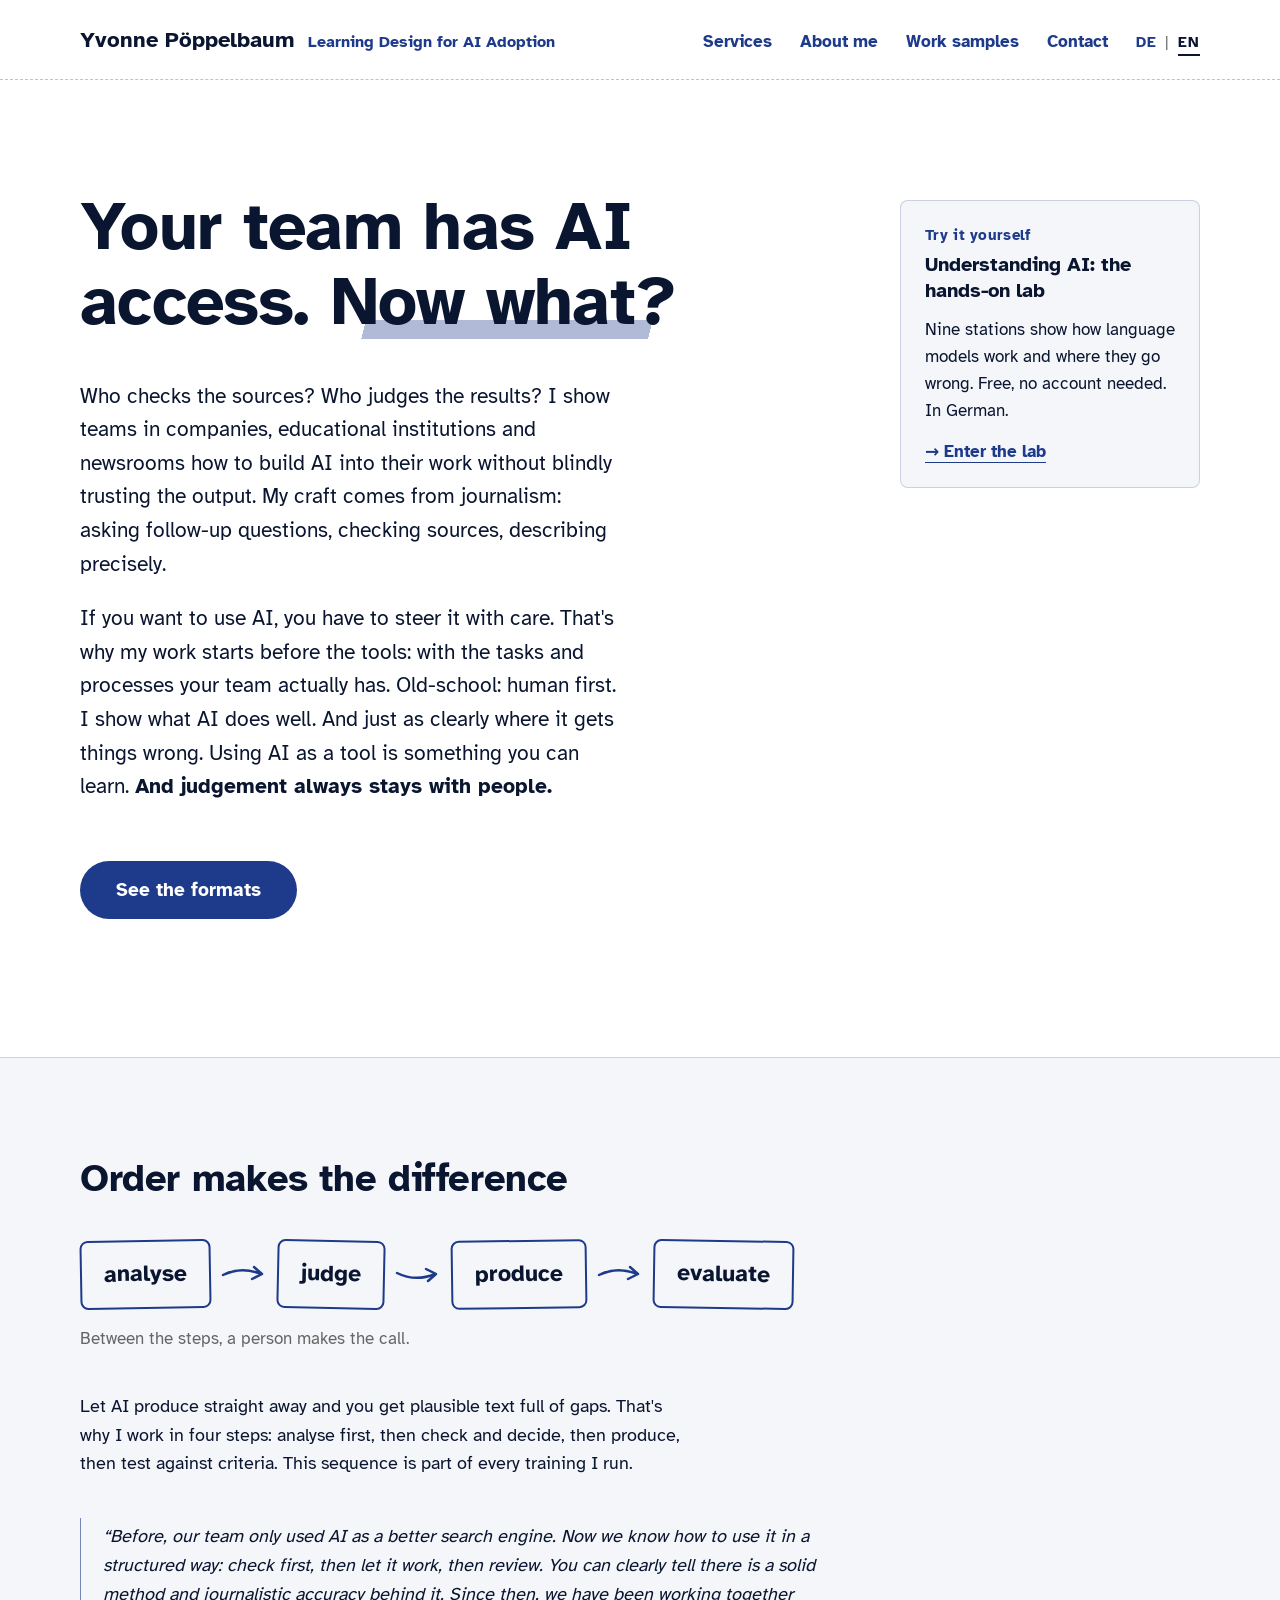
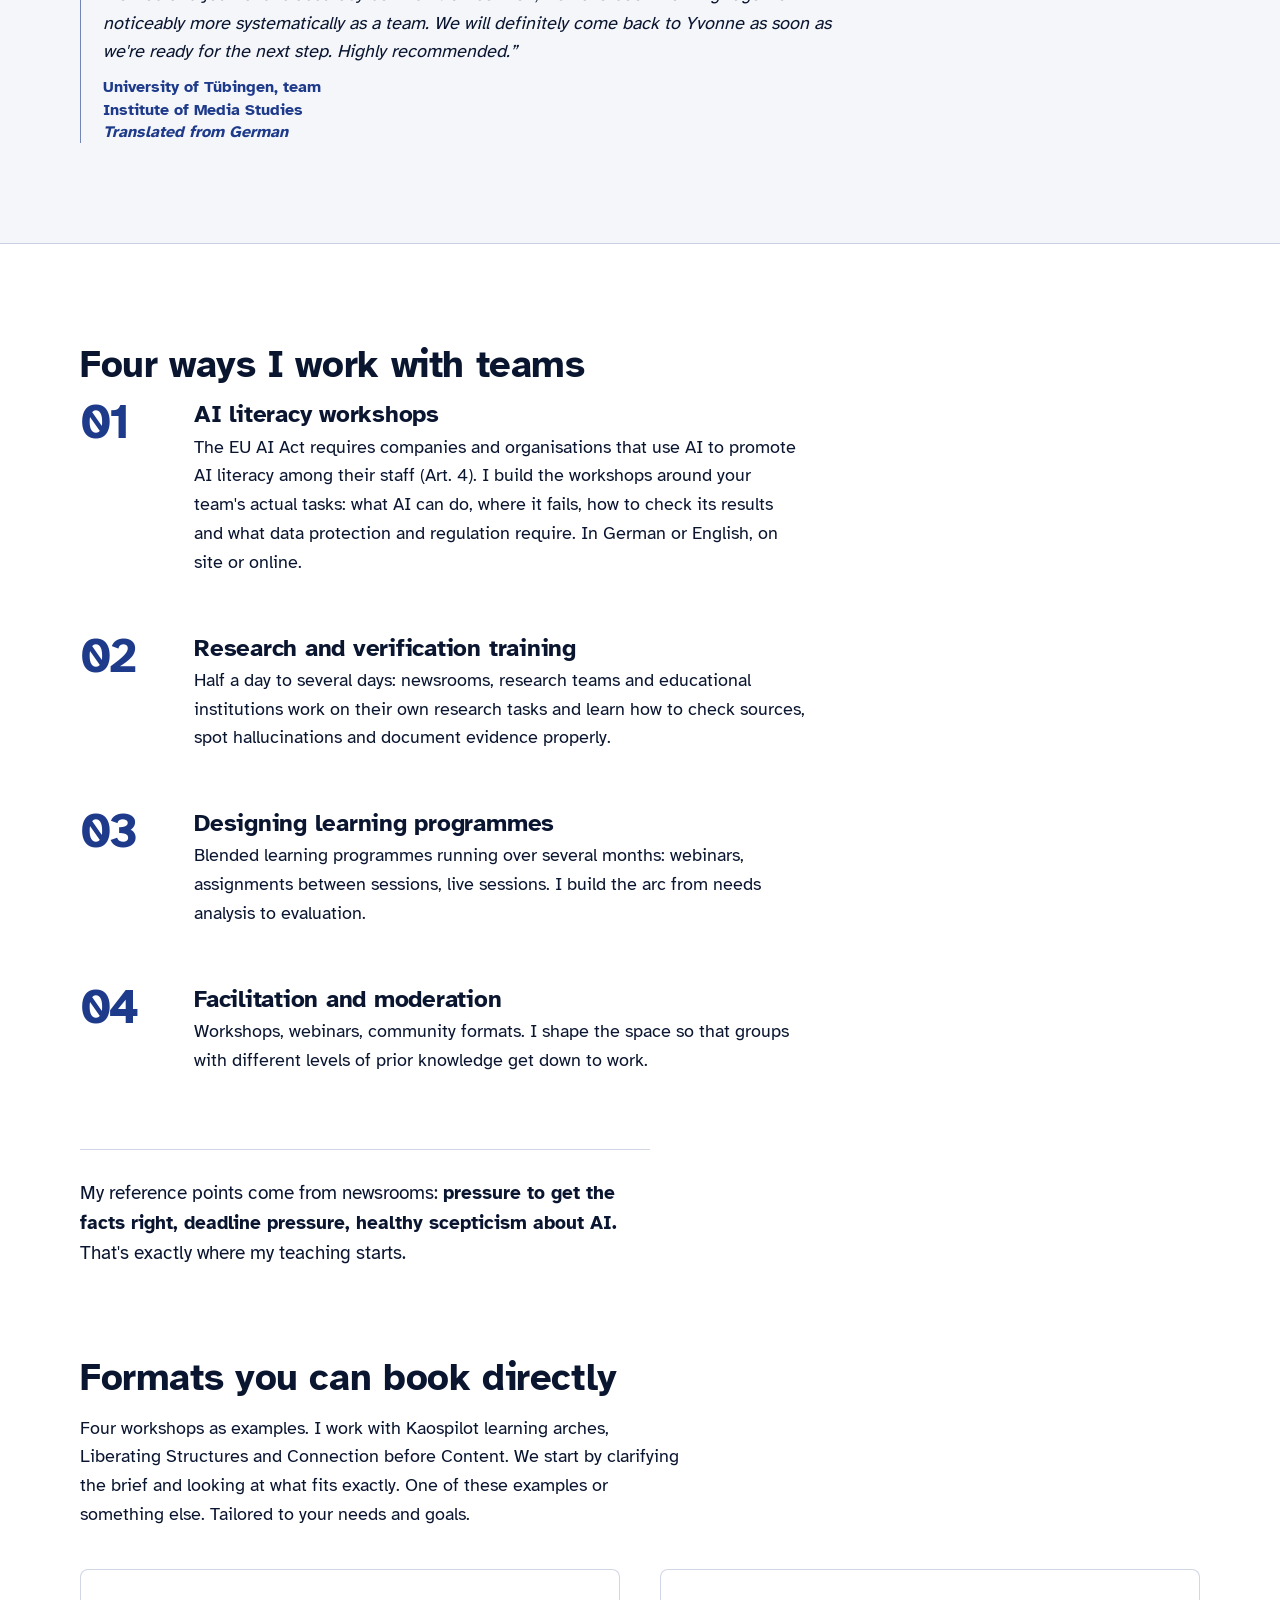
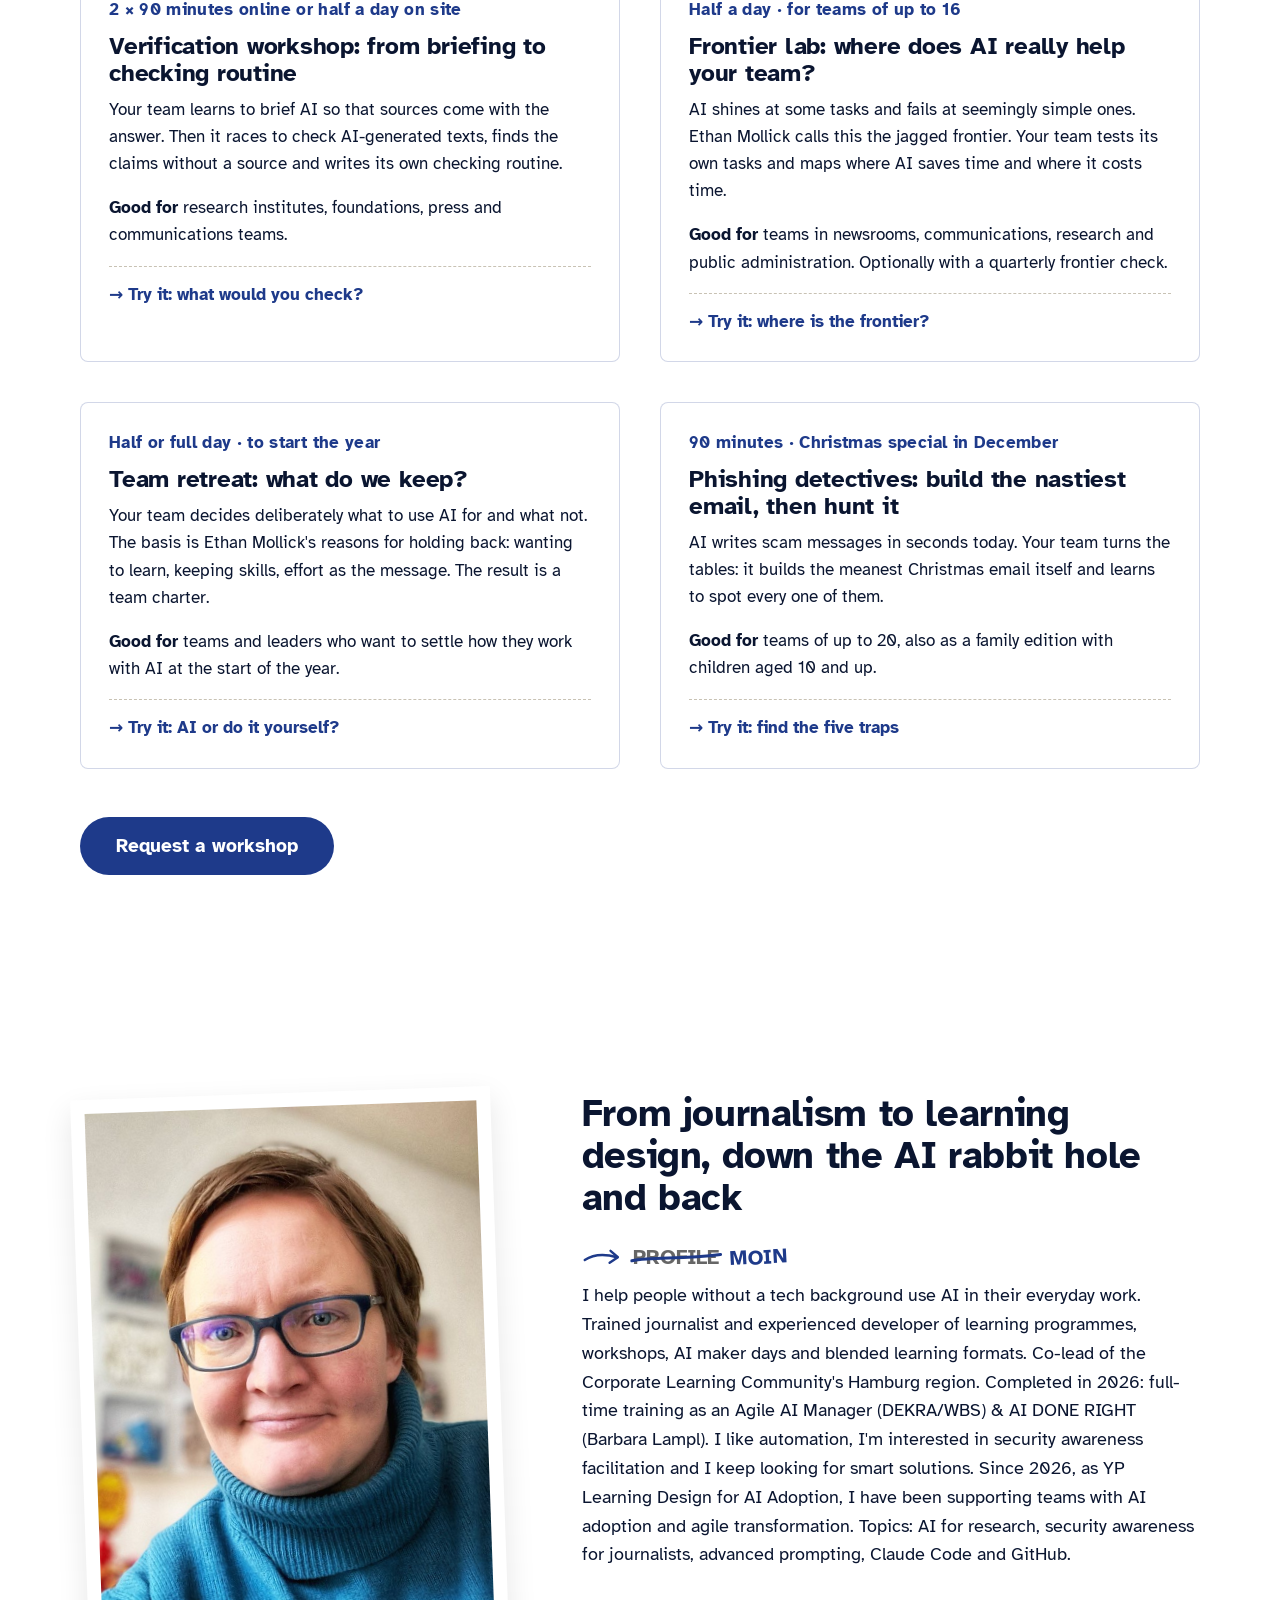
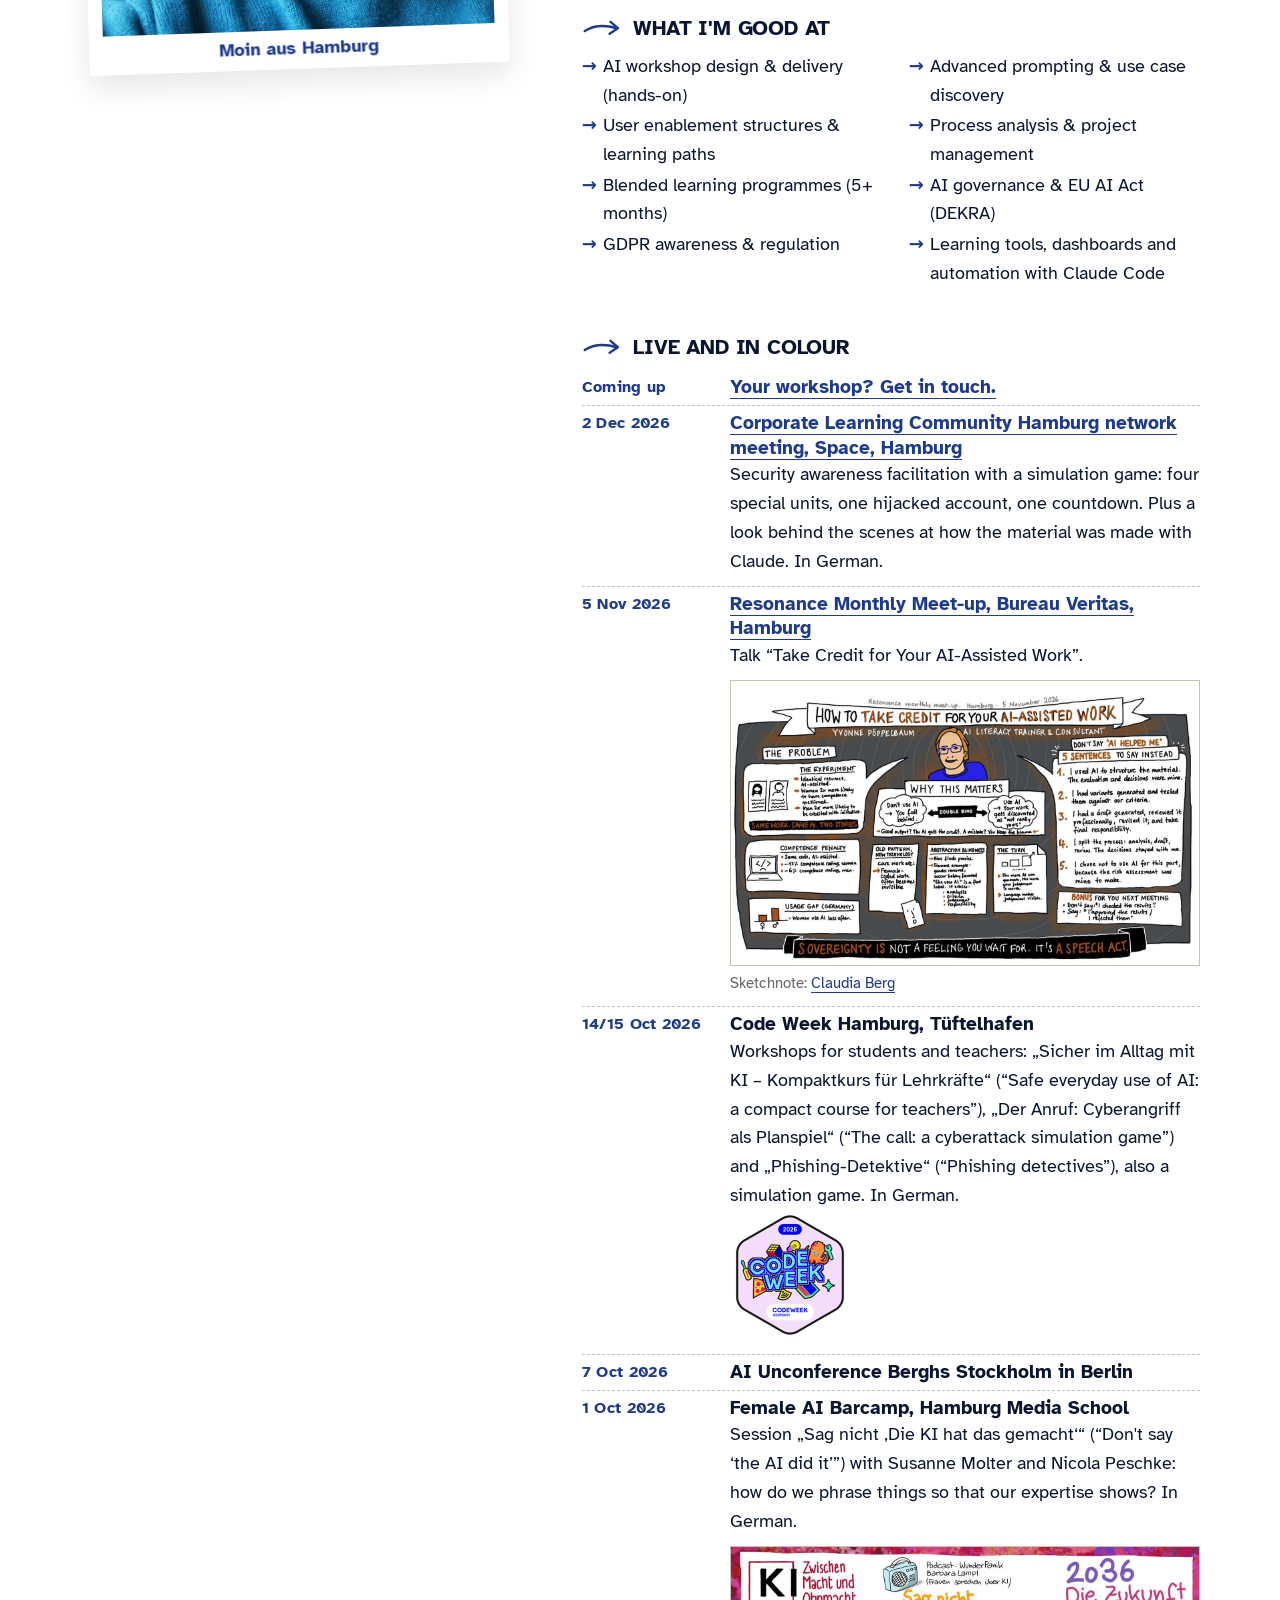
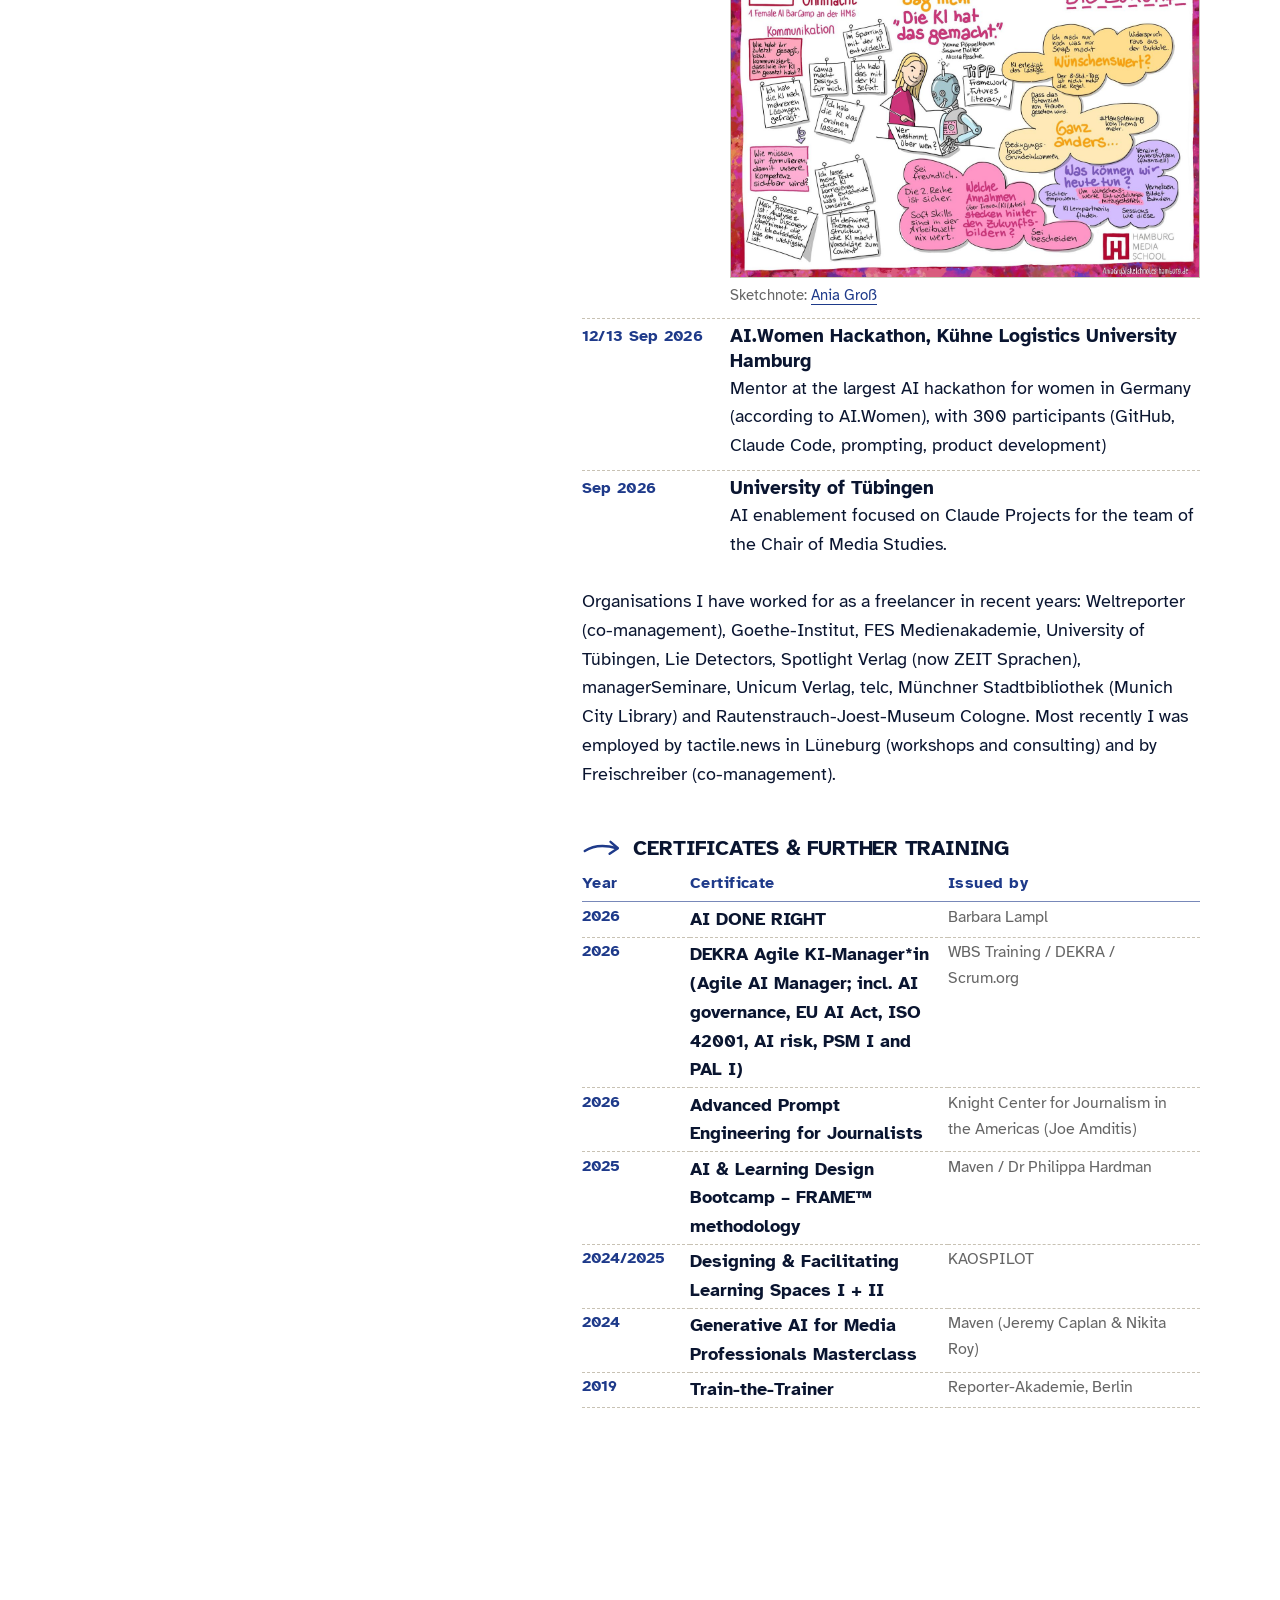
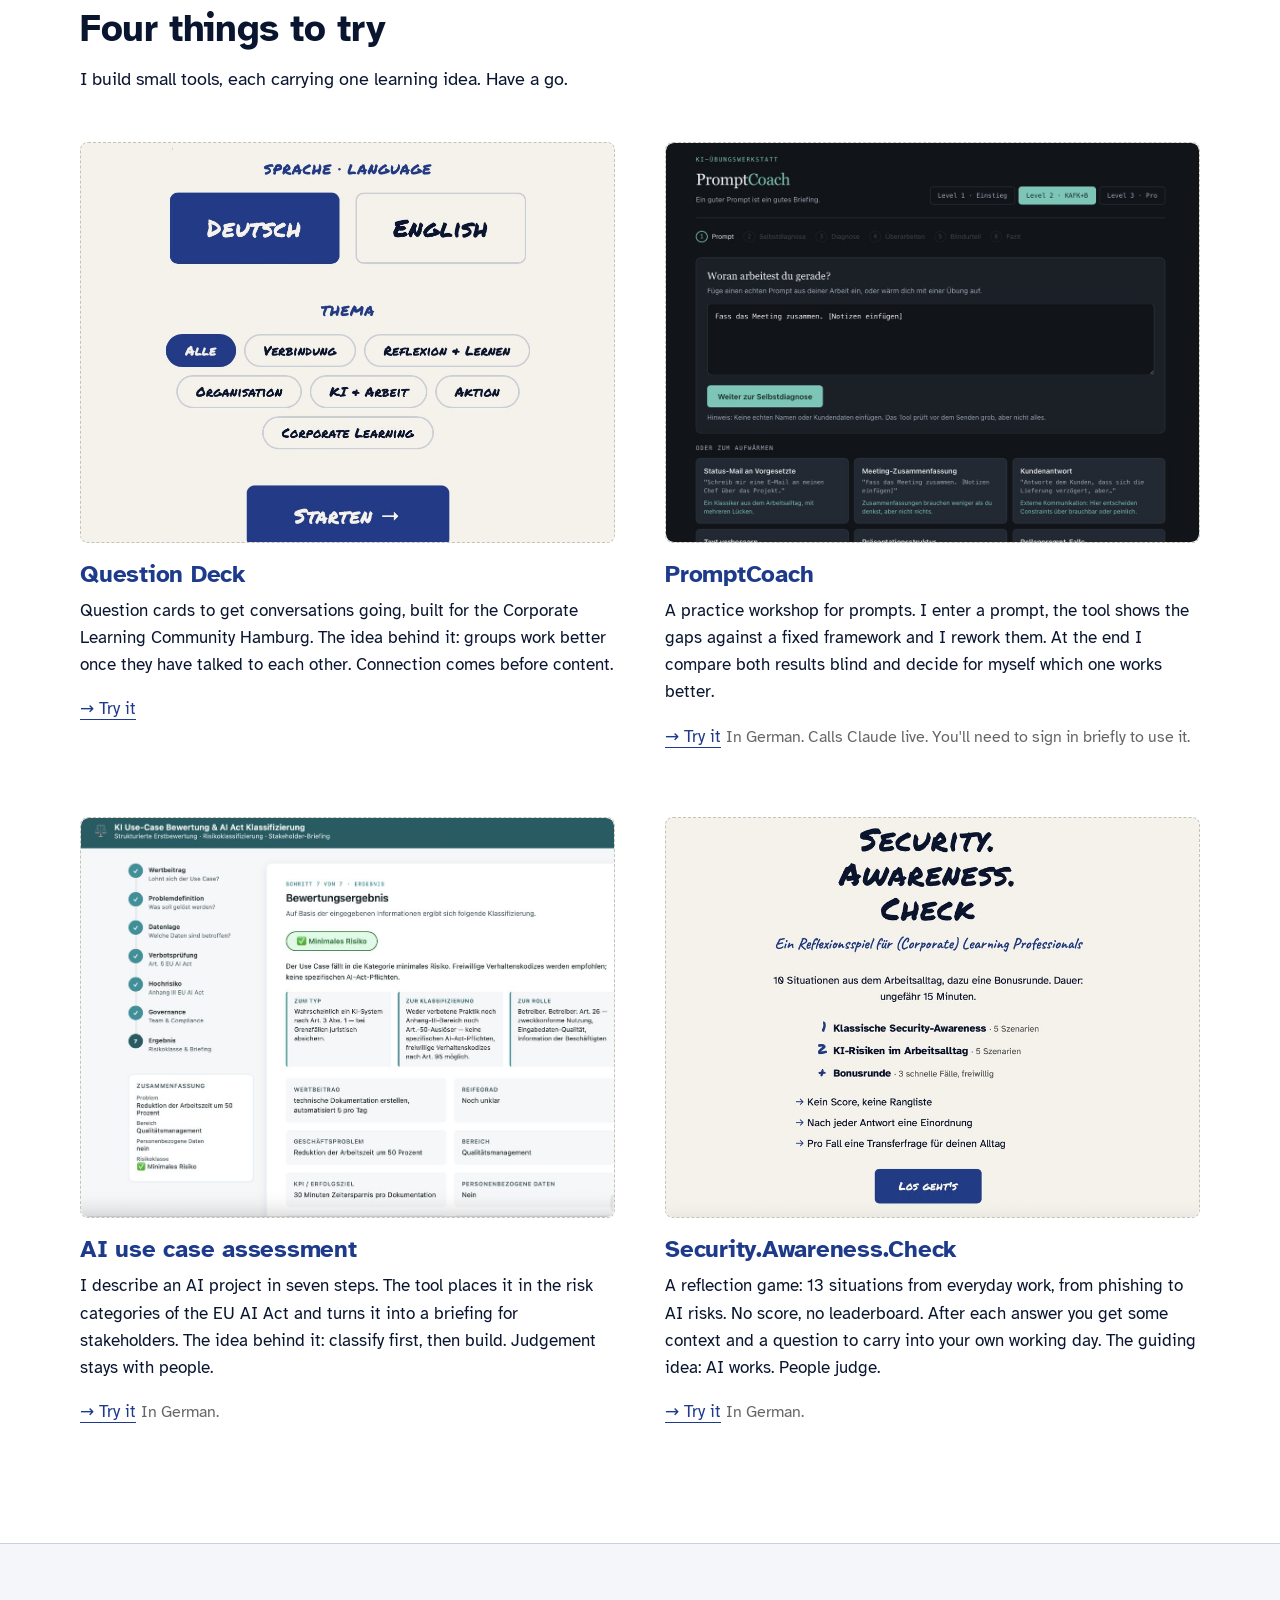
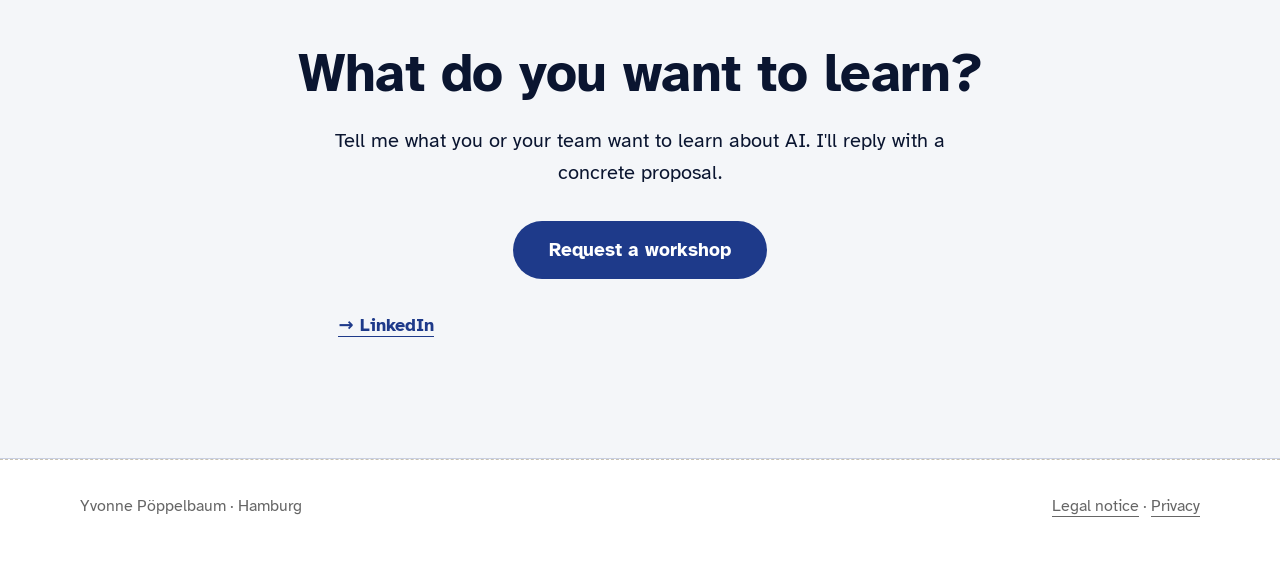
<file: en/index.html>
<!doctype html>
<html lang="en">
<head>
  <meta charset="utf-8">
  <meta name="viewport" content="width=device-width, initial-scale=1">
  <title>Yvonne Pöppelbaum – Learning Design for AI Adoption</title>
  <meta name="description" content="Journalism-grounded teaching for AI-assisted research and AI literacy. I show teams in companies, educational institutions and newsrooms how to build AI into their work without losing accuracy or control over their sources. AI literacy workshops and research training. Hamburg, remote and on site.">
  <link rel="canonical" href="https://poeppelbaum.eu/en/">
  <link rel="alternate" hreflang="de" href="https://poeppelbaum.eu/">
  <link rel="alternate" hreflang="en" href="https://poeppelbaum.eu/en/">
  <link rel="alternate" hreflang="x-default" href="https://poeppelbaum.eu/">
  <link rel="icon" href="../img/favicon.ico">
  <meta property="og:title" content="Yvonne Pöppelbaum – Learning Design for AI Adoption">
  <meta property="og:description" content="Journalism-grounded teaching for AI-assisted research and AI literacy. I show teams in companies, educational institutions and newsrooms how to build AI into their work without losing accuracy or control over their sources. AI literacy workshops and research training. Hamburg, remote and on site.">
  <meta property="og:url" content="https://poeppelbaum.eu/en/">
  <meta property="og:type" content="website">
  <meta property="og:locale" content="en_GB">
  <meta property="og:locale:alternate" content="de_DE">
  <meta property="og:image" content="https://poeppelbaum.eu/img/og-en.jpg">
  <meta property="og:image:width" content="1200">
  <meta property="og:image:height" content="630">
  <meta property="og:image:alt" content="Yvonne Pöppelbaum: Your team has AI access. Now what? Journalism-grounded teaching for AI-assisted research and AI literacy">
  <meta name="twitter:card" content="summary_large_image">
  <link rel="stylesheet" href="../style.css">
  <script type="application/ld+json">
{
  "@context": "https://schema.org",
  "@graph": [
    {
      "@type": "Person",
      "@id": "https://poeppelbaum.eu/#person",
      "name": "Yvonne Pöppelbaum",
      "url": "https://poeppelbaum.eu/en/",
      "jobTitle": "Learning architect, journalist and facilitator",
      "description": "Journalism-grounded teaching for AI-assisted research and AI literacy",
      "address": {
        "@type": "PostalAddress",
        "addressLocality": "Hamburg",
        "addressCountry": "DE"
      },
      "sameAs": [
        "https://www.linkedin.com/in/yvonnepoeppelbaum"
      ],
      "knowsAbout": [
        "AI literacy",
        "AI-assisted research",
        "Verification",
        "Learning design",
        "Facilitation",
        "Security awareness",
        "EU AI Act, Art. 4"
      ],
      "hasCredential": {
        "@type": "EducationalOccupationalCredential",
        "name": "DEKRA Agile KI-Manager*in",
        "recognizedBy": {
          "@type": "Organization",
          "name": "DEKRA"
        }
      }
    },
    {
      "@type": "ProfessionalService",
      "@id": "https://poeppelbaum.eu/#service",
      "name": "Yvonne Pöppelbaum – Learning Design for AI Adoption",
      "url": "https://poeppelbaum.eu/en/",
      "description": "Journalism-grounded teaching for AI-assisted research and AI literacy",
      "founder": {
        "@id": "https://poeppelbaum.eu/#person"
      },
      "areaServed": [
        "DE",
        "AT",
        "CH"
      ],
      "availableLanguage": [
        "de",
        "en"
      ],
      "hasOfferCatalog": {
        "@type": "OfferCatalog",
        "name": "Workshop formats",
        "itemListElement": [
          {
            "@type": "Offer",
            "itemOffered": {
              "@type": "Service",
              "name": "Verification workshop: from briefing to checking routine",
              "description": "2 × 90 minutes online or half a day on site: brief AI so that sources come with the answer, check AI-generated texts and set up a checking routine."
            }
          },
          {
            "@type": "Offer",
            "itemOffered": {
              "@type": "Service",
              "name": "Frontier lab: where does AI really help your team?",
              "description": "Half a day: the team tests its own tasks and maps where AI saves time and where it does not (jagged frontier after Ethan Mollick)."
            }
          },
          {
            "@type": "Offer",
            "itemOffered": {
              "@type": "Service",
              "name": "Team retreat: what do we keep?",
              "description": "Half or full day: the team decides what to use AI for and what deliberately not, and records it in a team charter."
            }
          },
          {
            "@type": "Offer",
            "itemOffered": {
              "@type": "Service",
              "name": "Phishing detectives",
              "description": "Workshop, 90 minutes: build scam messages yourself and learn to spot them, for teams of up to 20, also as a family edition."
            }
          }
        ]
      }
    }
  ]
}
  </script>
</head>
<body>
  <a class="skip-link" href="#main">Skip to content</a>

  <header class="site-header">
    <div class="container">
      <div class="brand"><a class="site-name" href="#top">Yvonne Pöppelbaum</a><span class="site-tagline">Learning Design for AI Adoption</span></div>
      <div class="header-right">
        <nav class="site-nav" aria-label="Main navigation">
          <a href="#angebot">Services</a>
          <a href="#person">About me</a>
          <a href="#arbeitsproben">Work samples</a>
          <a href="#kontakt">Contact</a>
        </nav>
        <nav class="lang-switch" aria-label="Language"><a href="../index.html" lang="de" hreflang="de" aria-label="Deutsch">DE</a><span class="sep" aria-hidden="true">|</span><span aria-current="true">EN</span></nav>
      </div>
    </div>
  </header>

  <svg width="0" height="0" style="position:absolute" aria-hidden="true" focusable="false"><symbol id="arr" viewBox="0 0 44 24"><path d="M3 15 C 12 9, 24 8, 38 12" fill="none" stroke="#1e3a8a" stroke-width="2.6" stroke-linecap="round"></path><path d="M31 5 L 39 12 L 30 18" fill="none" stroke="#1e3a8a" stroke-width="2.6" stroke-linecap="round" stroke-linejoin="round"></path></symbol></svg>

  <main id="main">

    <!-- 1 · Hero -->
    <section class="hero" id="top">
      <div class="container">
        <h1>Your team has AI access. <span class="u-hand">Now&nbsp;what?</span></h1>
        <p class="intro">Who checks the sources? Who judges the results? I show teams in companies, educational institutions and newsrooms how to build AI into their work without blindly trusting the output. My craft comes from journalism: asking follow-up questions, checking sources, describing precisely.</p>
        <p class="intro">If you want to use AI, you have to steer it with care. That's why my work starts before the tools: with the tasks and processes your team actually has. Old-school: human first. I show what AI does well. And just as clearly where it gets things wrong. Using AI as a tool is something you can learn. <strong>And judgement always stays with people.</strong></p>
        <p class="hero-cta"><a class="btn" href="#formate">See the formats</a></p>
        <aside class="lab-box" aria-label="Hands-on lab">
          <p class="lab-kicker">Try it yourself</p>
          <p class="lab-title">Understanding AI: the hands-on lab</p>
          <p>Nine stations show how language models work and where they go wrong. Free, no account needed. In German.</p>
          <p class="lab-link"><a href="../labor/" hreflang="de">→ Enter the lab</a></p>
        </aside>
      </div>
    </section>

    <!-- 2 · Arbeitsweise -->
    <section class="section section--alt" id="arbeitsweise">
      <div class="container">
        <h2>Order makes the difference</h2>

        <div class="sequence" role="img" aria-label="Four steps: analyse, judge, produce, evaluate. Between the steps, a person makes the call.">
          <div class="sequence__step">analyse</div>
          <svg class="sequence__arrow" width="46" height="26" viewBox="0 0 46 26" fill="none" aria-hidden="true">
            <path d="M2 14 C14 8, 28 8, 40 13" stroke="currentColor" stroke-width="2.5" stroke-linecap="round" fill="none"/>
            <path d="M33 6 L41 13 L31 18" stroke="currentColor" stroke-width="2.5" stroke-linecap="round" stroke-linejoin="round" fill="none"/>
          </svg>
          <div class="sequence__step">judge</div>
          <svg class="sequence__arrow" width="46" height="26" viewBox="0 0 46 26" fill="none" aria-hidden="true">
            <path d="M2 12 C14 18, 28 18, 40 13" stroke="currentColor" stroke-width="2.5" stroke-linecap="round" fill="none"/>
            <path d="M33 20 L41 13 L31 8" stroke="currentColor" stroke-width="2.5" stroke-linecap="round" stroke-linejoin="round" fill="none"/>
          </svg>
          <div class="sequence__step">produce</div>
          <svg class="sequence__arrow" width="46" height="26" viewBox="0 0 46 26" fill="none" aria-hidden="true">
            <path d="M2 14 C14 8, 28 8, 40 13" stroke="currentColor" stroke-width="2.5" stroke-linecap="round" fill="none"/>
            <path d="M33 6 L41 13 L31 18" stroke="currentColor" stroke-width="2.5" stroke-linecap="round" stroke-linejoin="round" fill="none"/>
          </svg>
          <div class="sequence__step">evaluate</div>
        </div>
        <p class="judge-note">Between the steps, a person makes the call.</p>

        <p>Let AI produce straight away and you get plausible text full of gaps. That's why I work in four steps: analyse first, then check and decide, then produce, then test against criteria. This sequence is part of every training I run.</p>

        <blockquote class="ref">“Before, our team only used AI as a better search engine. Now we know how to use it in a structured way: check first, then let it work, then review. You can clearly tell there is a solid method and journalistic accuracy behind it. Since then, we have been working together noticeably more systematically as a team. We will definitely come back to Yvonne as soon as we're ready for the next step. Highly recommended.”<footer>University of Tübingen, team<br>Institute of Media Studies<br><em>Translated from German</em></footer></blockquote>
      </div>
    </section>

    <!-- 3 · Angebot -->
    <section class="section" id="angebot">
      <div class="container">
        <h2>Four ways I work with teams</h2>

        <div class="step">
          <div class="step__num" aria-hidden="true">01</div>
          <div>
            <h3>AI literacy workshops</h3>
            <p>The EU AI Act requires companies and organisations that use AI to promote AI literacy among their staff (Art. 4). I build the workshops around your team's actual tasks: what AI can do, where it fails, how to check its results and what data protection and regulation require. In German or English, on site or online.</p>
          </div>
        </div>

        <div class="step">
          <div class="step__num" aria-hidden="true">02</div>
          <div>
            <h3>Research and verification training</h3>
            <p>Half a day to several days: newsrooms, research teams and educational institutions work on their own research tasks and learn how to check sources, spot hallucinations and document evidence properly.</p>
          </div>
        </div>

        <div class="step">
          <div class="step__num" aria-hidden="true">03</div>
          <div>
            <h3>Designing learning programmes</h3>
            <p>Blended learning programmes running over several months: webinars, assignments between sessions, live sessions. I build the arc from needs analysis to evaluation.</p>
          </div>
        </div>

        <div class="step">
          <div class="step__num" aria-hidden="true">04</div>
          <div>
            <h3>Facilitation and moderation</h3>
            <p>Workshops, webinars, community formats. I shape the space so that groups with different levels of prior knowledge get down to work.</p>
          </div>
        </div>

        <p class="bridge">My reference points come from newsrooms: <strong>pressure to get the facts right, deadline pressure, healthy scepticism about AI.</strong> That's exactly where my teaching starts.</p>

        <!-- Formats (since 18 Nov 2026) -->
        <h2 class="formats-title" id="formate">Formats you can book directly</h2>
        <p>Four workshops as examples. I work with Kaospilot learning arches, Liberating Structures and Connection before Content. We start by clarifying the brief and looking at what fits exactly. One of these examples or something else. Tailored to your needs and goals.</p>

        <div class="format-grid">
          <article class="format-card">
            <p class="format-meta">2 × 90 minutes online or half a day on site</p>
            <h3>Verification workshop: from briefing to checking routine</h3>
            <p>Your team learns to brief AI so that sources come with the answer. Then it races to check AI-generated texts, finds the claims without a source and writes its own checking routine.</p>
            <p class="format-for"><strong>Good for</strong> research institutes, foundations, press and communications teams.</p>
            <details class="teaser" data-teaser="marks">
              <summary>→ Try it: what would you check?</summary>
              <p class="teaser-hint">A made-up AI briefing on research about working from home. Tap the passages you would check before passing it on. Then reveal.</p>
              <p class="t-text">
                <button type="button" class="t-mark" aria-pressed="false" data-fb="A figure without a source: which meta-study, which year, which sample?">According to a large meta-study, productivity rises by 17 percent when people work from home.</button>
                Many companies have drawn conclusions from this.
                <button type="button" class="t-mark" aria-pressed="false" data-fb="A quote without a person or source: “a well-known labour researcher” cannot be checked.">A well-known labour researcher puts it this way: “Demanding presence measures attendance, not performance.”</button>
                <button type="button" class="t-mark" aria-pressed="false" data-fb="A study title with an institution: sounds specific, but it has to exist. Look for the original first.">The study “Remote Work and Output 2024” by the Northern Institute for Labour Research confirms this.</button>
                <button type="button" class="t-mark" aria-pressed="false" data-fb="A sweeping verdict: “broadly agrees” is a claim about an entire field of research.">Overall, research today broadly agrees.</button>
              </p>
              <button type="button" class="t-solve">Reveal</button>
              <p class="t-result" aria-live="polite" data-template="You marked {n} of 4 passages. All four need checking, and none gives a source:"></p>
              <button type="button" class="t-reset">Reset</button>
            </details>
          </article>

          <article class="format-card">
            <p class="format-meta">Half a day · for teams of up to 16</p>
            <h3>Frontier lab: where does AI really help your team?</h3>
            <p>AI shines at some tasks and fails at seemingly simple ones. Ethan Mollick calls this the jagged frontier. Your team tests its own tasks and maps where AI saves time and where it costs time.</p>
            <p class="format-for"><strong>Good for</strong> teams in newsrooms, communications, research and public administration. Optionally with a quarterly frontier check.</p>
            <details class="teaser" data-teaser="judge">
              <summary>→ Try it: where is the frontier?</summary>
              <p class="teaser-hint">Five tasks. Guess whether AI chatbots today mostly handle them well or are often unreliable. As of late 2026, the frontier keeps moving.</p>
              <div class="t-q">
                <p class="t-q-text">Solve a problem from the Mathematical Olympiad</p>
                <button type="button" class="t-opt" data-ok="1" aria-pressed="false" data-fb="Mostly well: according to Mollick, AI systems have won gold at the Mathematical Olympiad.">mostly well</button>
                <button type="button" class="t-opt" data-ok="0" aria-pressed="false" data-fb="Mostly well: according to Mollick, AI systems have won gold at the Mathematical Olympiad.">often unreliable</button>
                <p class="t-fb" aria-live="polite"></p>
              </div>
              <div class="t-q">
                <p class="t-q-text">Count objects in a photo</p>
                <button type="button" class="t-opt" data-ok="0" aria-pressed="false" data-fb="Often unreliable: Mollick uses exactly this as an example of the jagged frontier.">mostly well</button>
                <button type="button" class="t-opt" data-ok="1" aria-pressed="false" data-fb="Often unreliable: Mollick uses exactly this as an example of the jagged frontier.">often unreliable</button>
                <p class="t-fb" aria-live="polite"></p>
              </div>
              <div class="t-q">
                <p class="t-q-text">Come up with fifty ideas for an event title</p>
                <button type="button" class="t-opt" data-ok="1" aria-pressed="false" data-fb="Mostly well: volume is a strength. Choosing stays your job.">mostly well</button>
                <button type="button" class="t-opt" data-ok="0" aria-pressed="false" data-fb="Mostly well: volume is a strength. Choosing stays your job.">often unreliable</button>
                <p class="t-fb" aria-live="polite"></p>
              </div>
              <div class="t-q">
                <p class="t-q-text">Give a source including the page number</p>
                <button type="button" class="t-opt" data-ok="0" aria-pressed="false" data-fb="Often unreliable: without a search function, chatbots invent references that sound real.">mostly well</button>
                <button type="button" class="t-opt" data-ok="1" aria-pressed="false" data-fb="Often unreliable: without a search function, chatbots invent references that sound real.">often unreliable</button>
                <p class="t-fb" aria-live="polite"></p>
              </div>
              <div class="t-q">
                <p class="t-q-text">Keep a long business conversation consistent over many turns</p>
                <button type="button" class="t-opt" data-ok="0" aria-pressed="false" data-fb="Often unreliable: according to Mollick, AI systems break down in conversations like these.">mostly well</button>
                <button type="button" class="t-opt" data-ok="1" aria-pressed="false" data-fb="Often unreliable: according to Mollick, AI systems break down in conversations like these.">often unreliable</button>
                <p class="t-fb" aria-live="polite"></p>
              </div>
              <p class="t-result" aria-live="polite" data-template="{n} of 5 guessed right. The frontier is jagged: AI shines at hard tasks and stumbles over easy ones. Where it runs for your team is what you test in the workshop, with your own tasks."></p>
              <button type="button" class="t-reset">Start over</button>
            </details>
          </article>

          <article class="format-card">
            <p class="format-meta">Half or full day · to start the year</p>
            <h3>Team retreat: what do we keep?</h3>
            <p>Your team decides deliberately what to use AI for and what not. The basis is Ethan Mollick's reasons for holding back: wanting to learn, keeping skills, effort as the message. The result is a team charter.</p>
            <p class="format-for"><strong>Good for</strong> teams and leaders who want to settle how they work with AI at the start of the year.</p>
            <details class="teaser" data-teaser="judge" data-template-only="1">
              <summary>→ Try it: AI or do it yourself?</summary>
              <p class="teaser-hint">Four tasks. Decide whether you would use AI. There is no right or wrong, only good reasons.</p>
              <div class="t-q">
                <p class="t-q-text">A thank-you letter to a long-standing colleague</p>
                <button type="button" class="t-opt" aria-pressed="false" data-fb="Here the effort itself is the message. Mollick advises pausing before automating gestures of care.">use AI</button>
                <button type="button" class="t-opt" aria-pressed="false" data-fb="Here the effort itself is the message. Mollick advises pausing before automating gestures of care.">do it myself</button>
                <p class="t-fb" aria-live="polite"></p>
              </div>
              <div class="t-q">
                <p class="t-q-text">Minutes from a meeting transcript</p>
                <button type="button" class="t-opt" aria-pressed="false" data-fb="Routine work nobody misses: fine to hand over, as long as someone checks the result.">use AI</button>
                <button type="button" class="t-opt" aria-pressed="false" data-fb="Routine work nobody misses: fine to hand over, as long as someone checks the result.">do it myself</button>
                <p class="t-fb" aria-live="polite"></p>
              </div>
              <div class="t-q">
                <p class="t-q-text">A new colleague learns the subject area</p>
                <button type="button" class="t-opt" aria-pressed="false" data-fb="Learning needs effort. Better: AI as a tutor that explains and asks back instead of handing over answers.">use AI</button>
                <button type="button" class="t-opt" aria-pressed="false" data-fb="Learning needs effort. Better: AI as a tutor that explains and asks back instead of handing over answers.">do it myself</button>
                <p class="t-fb" aria-live="polite"></p>
              </div>
              <div class="t-q">
                <p class="t-q-text">A first outline for a funding application</p>
                <button type="button" class="t-opt" aria-pressed="false" data-fb="A good starting point: AI delivers raw material, the team makes the call.">use AI</button>
                <button type="button" class="t-opt" aria-pressed="false" data-fb="A good starting point: AI delivers raw material, the team makes the call.">do it myself</button>
                <p class="t-fb" aria-live="polite"></p>
              </div>
              <p class="t-result" aria-live="polite" data-template="In the retreat, your team sets limits like these together and writes them into a charter."></p>
              <button type="button" class="t-reset">Start over</button>
            </details>
          </article>

          <article class="format-card">
            <p class="format-meta">90 minutes · Christmas special in December</p>
            <h3>Phishing detectives: build the nastiest email, then hunt it</h3>
            <p>AI writes scam messages in seconds today. Your team turns the tables: it builds the meanest Christmas email itself and learns to spot every one of them.</p>
            <p class="format-for"><strong>Good for</strong> teams of up to 20, also as a family edition with children aged 10 and up.</p>
            <details class="teaser" data-teaser="hunt" data-done="All five found. And now the rule for afterwards: Stop. Second channel. Report.">
              <summary>→ Try it: find the five traps</summary>
              <p class="teaser-hint">A made-up Christmas email. Tap the suspicious passages.</p>
              <div class="t-mail">
                <p>From: <button type="button" class="t-mark" aria-pressed="false" data-fb="Who is really writing? The name sounds official, the address belongs to no real delivery company.">Parcel Service Customer Care &lt;info@parcel-delivery24.example&gt;</button></p>
                <p><button type="button" class="t-mark" aria-pressed="false" data-fb="Does the message know you? “Dear customer” instead of your name.">Dear customer,</button></p>
                <p>Your parcel with Christmas presents is waiting in our warehouse. <button type="button" class="t-mark" aria-pressed="false" data-fb="Why the rush? A twelve-hour deadline is meant to stop you thinking.">If you do not respond within 12 hours, it will be returned to the sender.</button></p>
                <p><button type="button" class="t-mark" aria-pressed="false" data-fb="What does it want from you? Credit card details for a tiny fee.">Please pay the delivery fee of €1.99 with your credit card.</button></p>
                <p><button type="button" class="t-mark" aria-pressed="false" data-fb="Where does the link go? Read the address first, then tap.">Release delivery now: https://parcel-delivery24.example/release</button></p>
              </div>
              <p class="t-result" aria-live="polite" data-template="Found: {n} of 5."></p>
              <button type="button" class="t-reset">Reset</button>
            </details>
          </article>
        </div>

        <p class="formats-cta"><a class="btn" href="mailto:&#105;&#110;&#102;&#111;&#64;&#112;&#111;&#101;&#112;&#112;&#101;&#108;&#98;&#97;&#117;&#109;&#46;&#101;&#117;">Request a workshop</a></p>
      </div>
    </section>

    <!-- 4 · Person -->
    <section class="section" id="person">
      <div class="container person">
        <figure class="portrait"><img src="../img/portrait.jpg" alt="Portrait of Yvonne Pöppelbaum: short brown hair, dark glasses, petrol-coloured polo neck jumper" width="720" height="960"><figcaption lang="de">Moin aus Hamburg</figcaption></figure>
        <div>
          <h2>From journalism to learning design, down the AI rabbit hole and back</h2>
          <div class="cv">
          <h3><svg aria-hidden="true" focusable="false"><use href="#arr"></use></svg><span class="strike">PROFILE<svg viewBox="0 0 100 20" preserveAspectRatio="none" aria-hidden="true" focusable="false"><path d="M2 13 C 25 8, 55 12, 98 6" fill="none" stroke="#1e3a8a" stroke-width="3" stroke-linecap="round" vector-effect="non-scaling-stroke"></path></svg></span><span class="moin" lang="de">MOIN</span></h3>
          <p>I help people without a tech background use AI in their everyday work. Trained journalist and experienced developer of learning programmes, workshops, AI maker days and blended learning formats. Co-lead of the Corporate Learning Community's Hamburg region. Completed in 2026: full-time training as an Agile AI Manager (DEKRA/WBS) &amp; AI DONE RIGHT (Barbara Lampl). I like automation, I'm interested in security awareness facilitation and I keep looking for smart solutions. Since 2026, as YP Learning Design for AI Adoption, I have been supporting teams with AI adoption and agile transformation. Topics: AI for research, security awareness for journalists, advanced prompting, Claude Code and GitHub.</p>

          <h3><svg aria-hidden="true" focusable="false"><use href="#arr"></use></svg>WHAT I'M GOOD AT</h3>
          <ul class="arrows cols">
            <li>AI workshop design &amp; delivery (hands-on)</li>
            <li>User enablement structures &amp; learning paths</li>
            <li>Blended learning programmes (5+ months)</li>
            <li>GDPR awareness &amp; regulation</li>
            <li>Advanced prompting &amp; use case discovery</li>
            <li>Process analysis &amp; project management</li>
            <li>AI governance &amp; EU AI Act (DEKRA)</li>
            <li>Learning tools, dashboards and automation with Claude Code</li>
          </ul>

          <h3><svg aria-hidden="true" focusable="false"><use href="#arr"></use></svg>LIVE AND IN COLOUR</h3>
          <div class="row"><div class="when">Coming up</div><div><div class="role"><a href="mailto:&#105;&#110;&#102;&#111;&#64;&#112;&#111;&#101;&#112;&#112;&#101;&#108;&#98;&#97;&#117;&#109;&#46;&#101;&#117;">Your workshop? Get in touch.</a></div></div></div>
          <div class="row"><div class="when">2 Dec 2026</div><div><div class="role"><a href="https://colearn.de/event/security-awareness-facilitation-mit-planspiel-in-hamburg/" target="_blank" rel="noopener">Corporate Learning Community Hamburg network meeting, Space, Hamburg</a></div><p>Security awareness facilitation with a simulation game: four special units, one hijacked account, one countdown. Plus a look behind the scenes at how the material was made with Claude. In German.</p></div></div>
          <div class="row"><div class="when">5 Nov 2026</div><div><div class="role"><a href="https://luma.com/4hdvdpq0" target="_blank" rel="noopener">Resonance Monthly Meet-up, Bureau Veritas, Hamburg</a></div><p>Talk “Take Credit for Your AI-Assisted Work”.</p><figure class="sketchnote"><img src="../img/sketchnote-resonance.jpg" alt="Sketchnote of the talk “How to take credit for your AI-assisted work”: on the left the problem (an experiment with identical CVs, competence penalty, usage gap), in the middle the double bind, on the right five sentences to say instead of “AI helped me”, at the bottom the closing line “Sovereignty is not a feeling you wait for. It’s a speech act.”" width="1400" height="852" loading="lazy"><figcaption>Sketchnote: <a href="https://www.linkedin.com/in/claudia-berg-missing-media-solutions/" target="_blank" rel="noopener">Claudia Berg</a></figcaption></figure></div></div>
          <div class="row"><div class="when">14/15 Oct 2026</div><div><div class="role">Code Week Hamburg, Tüftelhafen</div><p>Workshops for students and teachers: <span lang="de">„Sicher im Alltag mit KI – Kompaktkurs für Lehrkräfte“</span> (“Safe everyday use of AI: a compact course for teachers”), <span lang="de">„Der Anruf: Cyberangriff als Planspiel“</span> (“The call: a cyberattack simulation game”) and <span lang="de">„Phishing-Detektive“</span> (“Phishing detectives”), also a simulation game. In German.</p><p><img src="../img/badge-codeweek-2026.png" alt="Code Week Germany 2026 participation badge" width="120" height="120" loading="lazy"></p></div></div>
          <div class="row"><div class="when">7 Oct 2026</div><div><div class="role">AI Unconference Berghs Stockholm in Berlin</div></div></div>
          <div class="row"><div class="when">1 Oct 2026</div><div><div class="role">Female AI Barcamp, Hamburg Media School</div><p>Session <span lang="de">„Sag nicht ‚Die KI hat das gemacht‘“</span> (“Don't say ‘the AI did it’”) with Susanne Molter and Nicola Peschke: how do we phrase things so that our expertise shows? In German.</p><figure class="sketchnote"><img src="../img/sketchnote-barcamp.jpg" alt="Sketchnote of the session “Don't say ‘the AI did it’” at the first Female AI Barcamp at Hamburg Media School: on the left, sentences for naming your own use of AI, such as “I define topics and structure, the AI suggests content”; in the middle, a woman and a robot at a laptop with the question “Who decides over whom?”; on the right, clouds about the future in 2036 with the questions “Desirable?”, “Which assumptions about women, AI and work lie behind our images of the future?” and “What can we do today?”" width="1400" height="990" loading="lazy"><figcaption>Sketchnote: <a href="https://sketchnotes-hamburg.de/graphic-recording-sketchnotes-visuelle-protokolle-2/" target="_blank" rel="noopener">Ania Groß</a></figcaption></figure></div></div>
          <div class="row"><div class="when">12/13 Sep 2026</div><div><div class="role">AI.Women Hackathon, Kühne Logistics University Hamburg</div><p>Mentor at the largest AI hackathon for women in Germany (according to AI.Women), with 300 participants (GitHub, Claude Code, prompting, product development)</p></div></div>
          <div class="row"><div class="when">Sep 2026</div><div><div class="role">University of Tübingen</div><p>AI enablement focused on Claude Projects for the team of the Chair of Media Studies.</p></div></div>
          <p class="orgs">Organisations I have worked for as a freelancer in recent years: Weltreporter (co-management), Goethe-Institut, FES Medienakademie, University of Tübingen, Lie Detectors, Spotlight Verlag (now ZEIT Sprachen), managerSeminare, Unicum Verlag, telc, <span lang="de">Münchner Stadtbibliothek</span> (Munich City Library) and Rautenstrauch-Joest-Museum Cologne. Most recently I was employed by tactile.news in Lüneburg (workshops and consulting) and by Freischreiber (co-management).</p>

          <h3><svg aria-hidden="true" focusable="false"><use href="#arr"></use></svg>CERTIFICATES &amp; FURTHER TRAINING</h3>
          <table class="certs">
            <thead><tr><th>Year</th><th>Certificate</th><th>Issued by</th></tr></thead>
            <tbody>
              <tr><td>2026</td><td>AI DONE RIGHT</td><td>Barbara Lampl</td></tr>
              <tr><td>2026</td><td><span lang="de">DEKRA Agile KI-Manager*in</span> (Agile AI Manager; incl. AI governance, EU AI Act, ISO 42001, AI risk, PSM I and PAL I)</td><td>WBS Training / DEKRA / Scrum.org</td></tr>
              <tr><td>2026</td><td>Advanced Prompt Engineering for Journalists</td><td>Knight Center for Journalism in the Americas (Joe Amditis)</td></tr>
              <tr><td>2025</td><td>AI &amp; Learning Design Bootcamp – FRAME™ methodology</td><td>Maven / Dr Philippa Hardman</td></tr>
              <tr><td>2024/2025</td><td>Designing &amp; Facilitating Learning Spaces I + II</td><td>KAOSPILOT</td></tr>
              <tr><td>2024</td><td>Generative AI for Media Professionals Masterclass</td><td>Maven (Jeremy Caplan &amp; Nikita Roy)</td></tr>
              <tr><td>2019</td><td>Train-the-Trainer</td><td>Reporter-Akademie, Berlin</td></tr>
            </tbody>
          </table>
          </div>
        </div>
      </div>
    </section>

    <!-- 5 · Arbeitsproben -->
    <section class="section" id="arbeitsproben">
      <div class="container">
        <h2>Four things to try</h2>
        <p>I build small tools, each carrying one learning idea. Have a go.</p>

        <div class="work-grid">
          <article class="work-card">
            <div class="shot"><img src="../img/question-deck.jpg" alt="Start screen of Question Deck: language choice Deutsch/English, below it topic filters such as Verbindung, Reflexion &amp; Lernen, KI &amp; Arbeit and Corporate Learning, the start button at the bottom" width="1062" height="1280" loading="lazy"></div>
            <h3>Question Deck</h3>
            <p>Question cards to get conversations going, built for the Corporate Learning Community Hamburg. The idea behind it: groups work better once they have talked to each other. Connection comes before content.</p>
            <p><a href="https://poeppi.github.io/clc-question-deck/" target="_blank" rel="noopener">→ Try it</a></p>
          </article>

          <article class="work-card">
            <div class="shot"><img src="../img/promptcoach.jpg" alt="Start screen of PromptCoach: an input field for a prompt, below it six warm-up practice prompts, at the top the six steps prompt, self-diagnosis, diagnosis, revision, blind judgement, conclusion" width="1200" height="1043" loading="lazy"></div>
            <h3>PromptCoach</h3>
            <p>A practice workshop for prompts. I enter a prompt, the tool shows the gaps against a fixed framework and I rework them. At the end I compare both results blind and decide for myself which one works better.</p>
            <p><a href="https://claude.ai/public/artifacts/858def9d-9fda-4240-a055-7a0ab636edca" target="_blank" rel="noopener">→ Try it</a> <span class="open-note">In German. Calls Claude live. You'll need to sign in briefly to use it.</span></p>
          </article>

          <article class="work-card">
            <div class="shot"><img src="../img/usecase-bewertung.jpg" alt="Results view of the AI use case assessment: on the left seven completed steps from value contribution to result, on the right the risk category ‘minimal risk’ with notes on system type, classification and deployer role" width="1200" height="839" loading="lazy"></div>
            <h3>AI use case assessment</h3>
            <p>I describe an AI project in seven steps. The tool places it in the risk categories of the EU AI Act and turns it into a briefing for stakeholders. The idea behind it: classify first, then build. Judgement stays with people.</p>
            <p><a href="https://poeppi.github.io/ki-usecase-bewertung/" target="_blank" rel="noopener">→ Try it</a> <span class="open-note">In German.</span></p>
          </article>

          <article class="work-card">
            <div class="shot"><img src="../img/security-check.jpg" alt="Start screen of the Security.Awareness.Check: a reflection game with two modules, classic security awareness and AI risks at work, five scenarios each, plus a bonus round, the ‘Let’s go’ button at the bottom" width="1200" height="721" loading="lazy"></div>
            <h3>Security.Awareness.Check</h3>
            <p>A reflection game: 13 situations from everyday work, from phishing to AI risks. No score, no leaderboard. After each answer you get some context and a question to carry into your own working day. The guiding idea: AI works. People judge.</p>
            <p><a href="https://poeppi.github.io/Security-Awareness-Check/" target="_blank" rel="noopener">→ Try it</a> <span class="open-note">In German.</span></p>
          </article>

        </div>
      </div>
    </section>

    <!-- 6 · Kontakt -->
    <section class="section section--alt contact" id="kontakt">
      <div class="container">
        <h2>What do you want to learn?</h2>
        <p class="sub">Tell me what you or your team want to learn about AI. I'll reply with a concrete proposal.</p>
        <a class="btn" href="mailto:&#105;&#110;&#102;&#111;&#64;&#112;&#111;&#101;&#112;&#112;&#101;&#108;&#98;&#97;&#117;&#109;&#46;&#101;&#117;">Request a workshop</a>
        <p class="channels">
          <a href="https://www.linkedin.com/in/yvonnepoeppelbaum" rel="me noopener" target="_blank">→ LinkedIn</a>
        </p>
      </div>
    </section>

  </main>

  <a class="to-top" href="#top" aria-label="Back to top">↑</a>

  <footer class="site-footer">
    <div class="container">
      <span>Yvonne Pöppelbaum · Hamburg</span>
      <span>
        <a href="impressum.html">Legal notice</a> ·
        <a href="datenschutz.html">Privacy</a>
      </span>
    </div>
  </footer>
  <script>
  /* Teaser der Workshop-Formate. Texte stehen im HTML (data-…), das Skript ist für DE und EN gleich. Speichert nichts. */
  (function () {
    function q(el, s) { return Array.prototype.slice.call(el.querySelectorAll(s)); }
    function fill(el, n) { return el.getAttribute('data-template').replace('{n}', n); }
    q(document, '.teaser').forEach(function (t) {
      var type = t.getAttribute('data-teaser'), res = t.querySelector('.t-result');
      function show(text, list) {
        res.textContent = text;
        if (list) { var ul = document.createElement('ul'); ul.className = 'arrow-list';
          list.forEach(function (s) { var li = document.createElement('li'); li.textContent = s; ul.appendChild(li); });
          res.appendChild(ul); }
      }
      if (type === 'choice') {
        q(t, '.t-q').forEach(function (g) {
          q(g, '.t-opt').forEach(function (b) {
            b.addEventListener('click', function () {
              q(g, '.t-opt').forEach(function (x) { x.setAttribute('aria-pressed', 'false'); });
              b.setAttribute('aria-pressed', 'true');
              var picked = q(t, '.t-opt[aria-pressed="true"]');
              if (picked.length === q(t, '.t-q').length)
                show(fill(res, picked.filter(function (x) { return x.getAttribute('data-ok') === '1'; }).length));
            });
          });
        });
      }
      if (type === 'judge') {
        q(t, '.t-q').forEach(function (g) {
          q(g, '.t-opt').forEach(function (b) {
            b.addEventListener('click', function () {
              q(g, '.t-opt').forEach(function (x) { x.setAttribute('aria-pressed', 'false'); });
              b.setAttribute('aria-pressed', 'true');
              g.querySelector('.t-fb').textContent = b.getAttribute('data-fb');
              var picked = q(t, '.t-opt[aria-pressed="true"]');
              if (picked.length === q(t, '.t-q').length)
                show(fill(res, picked.filter(function (x) { return x.getAttribute('data-ok') === '1'; }).length));
            });
          });
        });
      }
      if (type === 'marks' || type === 'hunt') {
        q(t, '.t-mark').forEach(function (m) {
          m.addEventListener('click', function () {
            var on = m.getAttribute('aria-pressed') === 'true';
            m.setAttribute('aria-pressed', on ? 'false' : 'true');
            if (type === 'hunt') {
              var n = q(t, '.t-mark[aria-pressed="true"]').length;
              if (n === q(t, '.t-mark').length) show(t.getAttribute('data-done'));
              else show(fill(res, n) + (on ? '' : ' ' + m.getAttribute('data-fb')));
            }
          });
        });
      }
      var solve = t.querySelector('.t-solve');
      if (solve) solve.addEventListener('click', function () {
        if (type === 'marks') {
          show(fill(res, q(t, '.t-mark[aria-pressed="true"]').length), q(t, '.t-mark').map(function (m) { return m.getAttribute('data-fb'); }));
        }
        if (type === 'futures') {
          var sets = q(t, 'fieldset'), both = 0;
          sets.forEach(function (f) { if (q(f, 'input:checked').length === 2) both++; });
          show(fill(res, both), sets.map(function (f) { return f.querySelector('legend').textContent + ' → ' + f.getAttribute('data-verdict'); }));
        }
      });
      t.querySelector('.t-reset').addEventListener('click', function () {
        q(t, '[aria-pressed]').forEach(function (x) { x.setAttribute('aria-pressed', 'false'); });
        q(t, '.t-fb').forEach(function (x) { x.textContent = ''; });
        q(t, 'input').forEach(function (x) { x.checked = false; });
        res.textContent = '';
      });
    });
  })();
  </script>
</body>
</html>
</file>
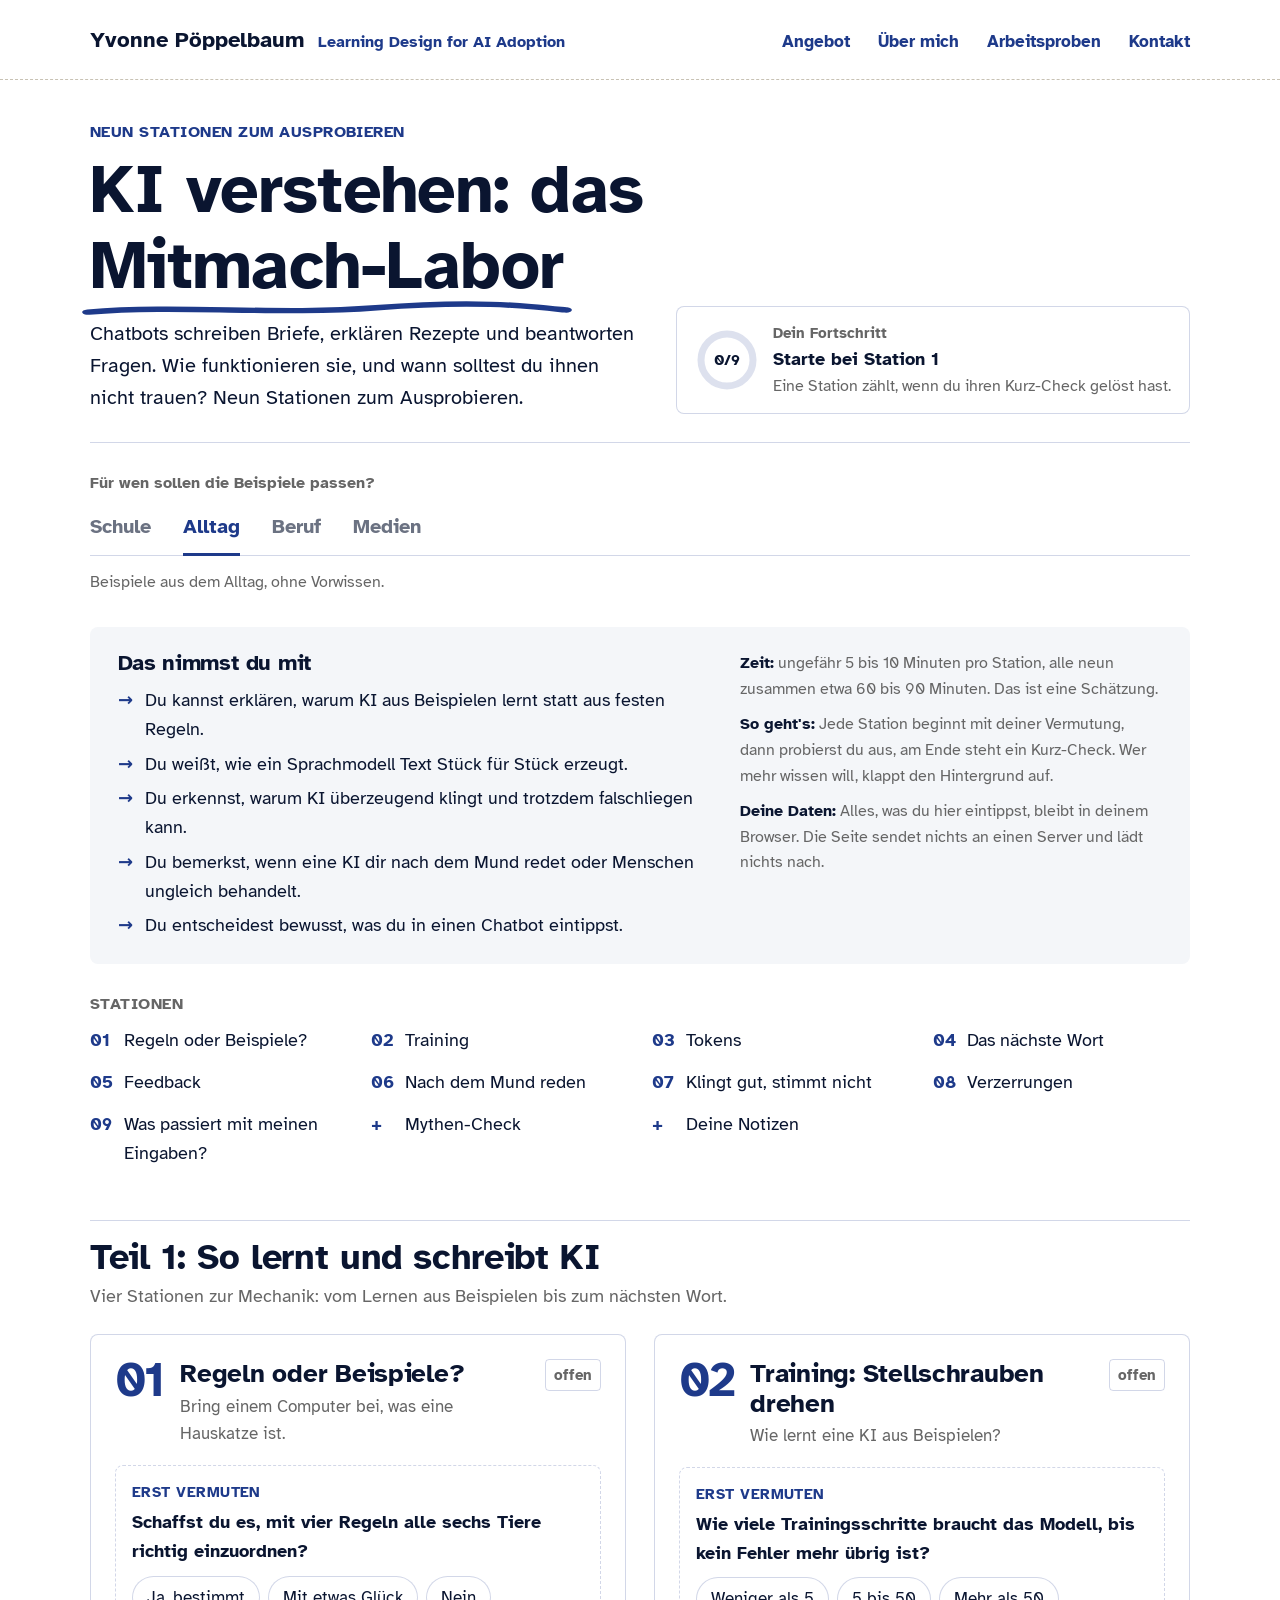
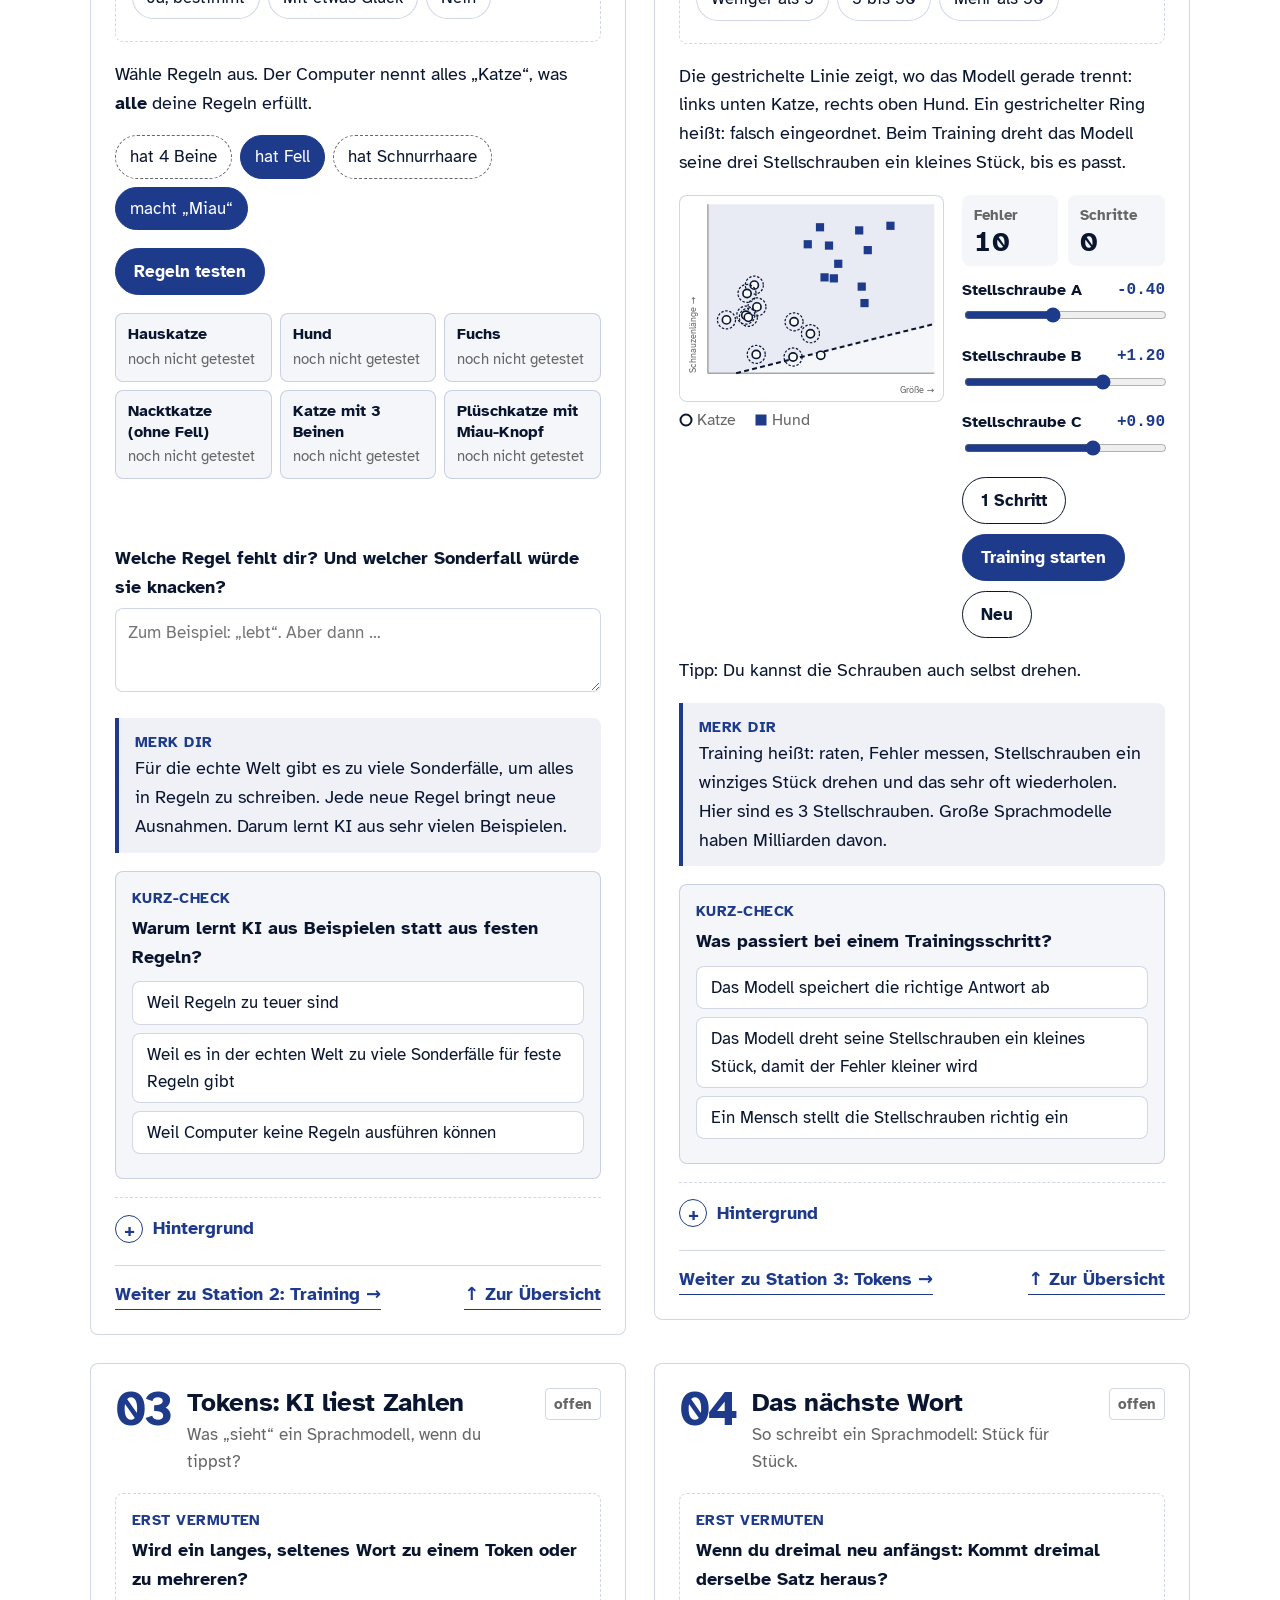
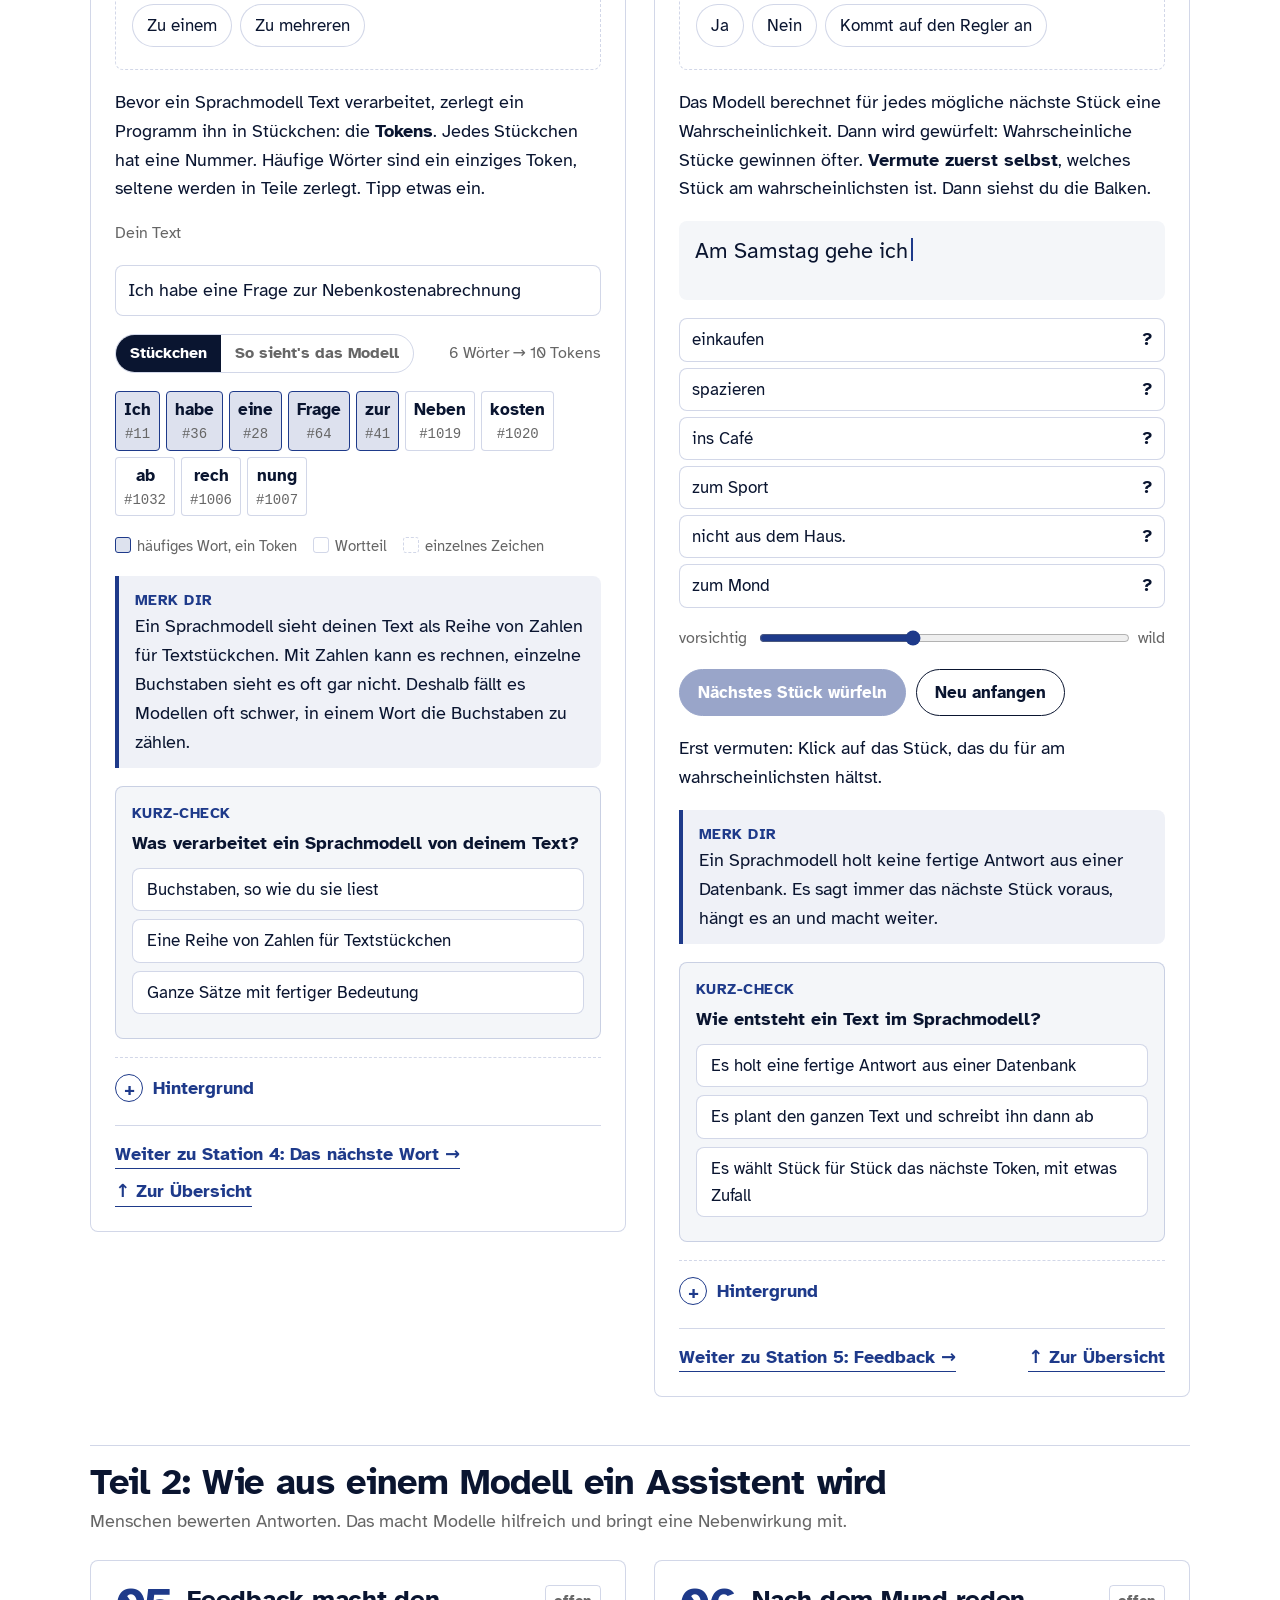
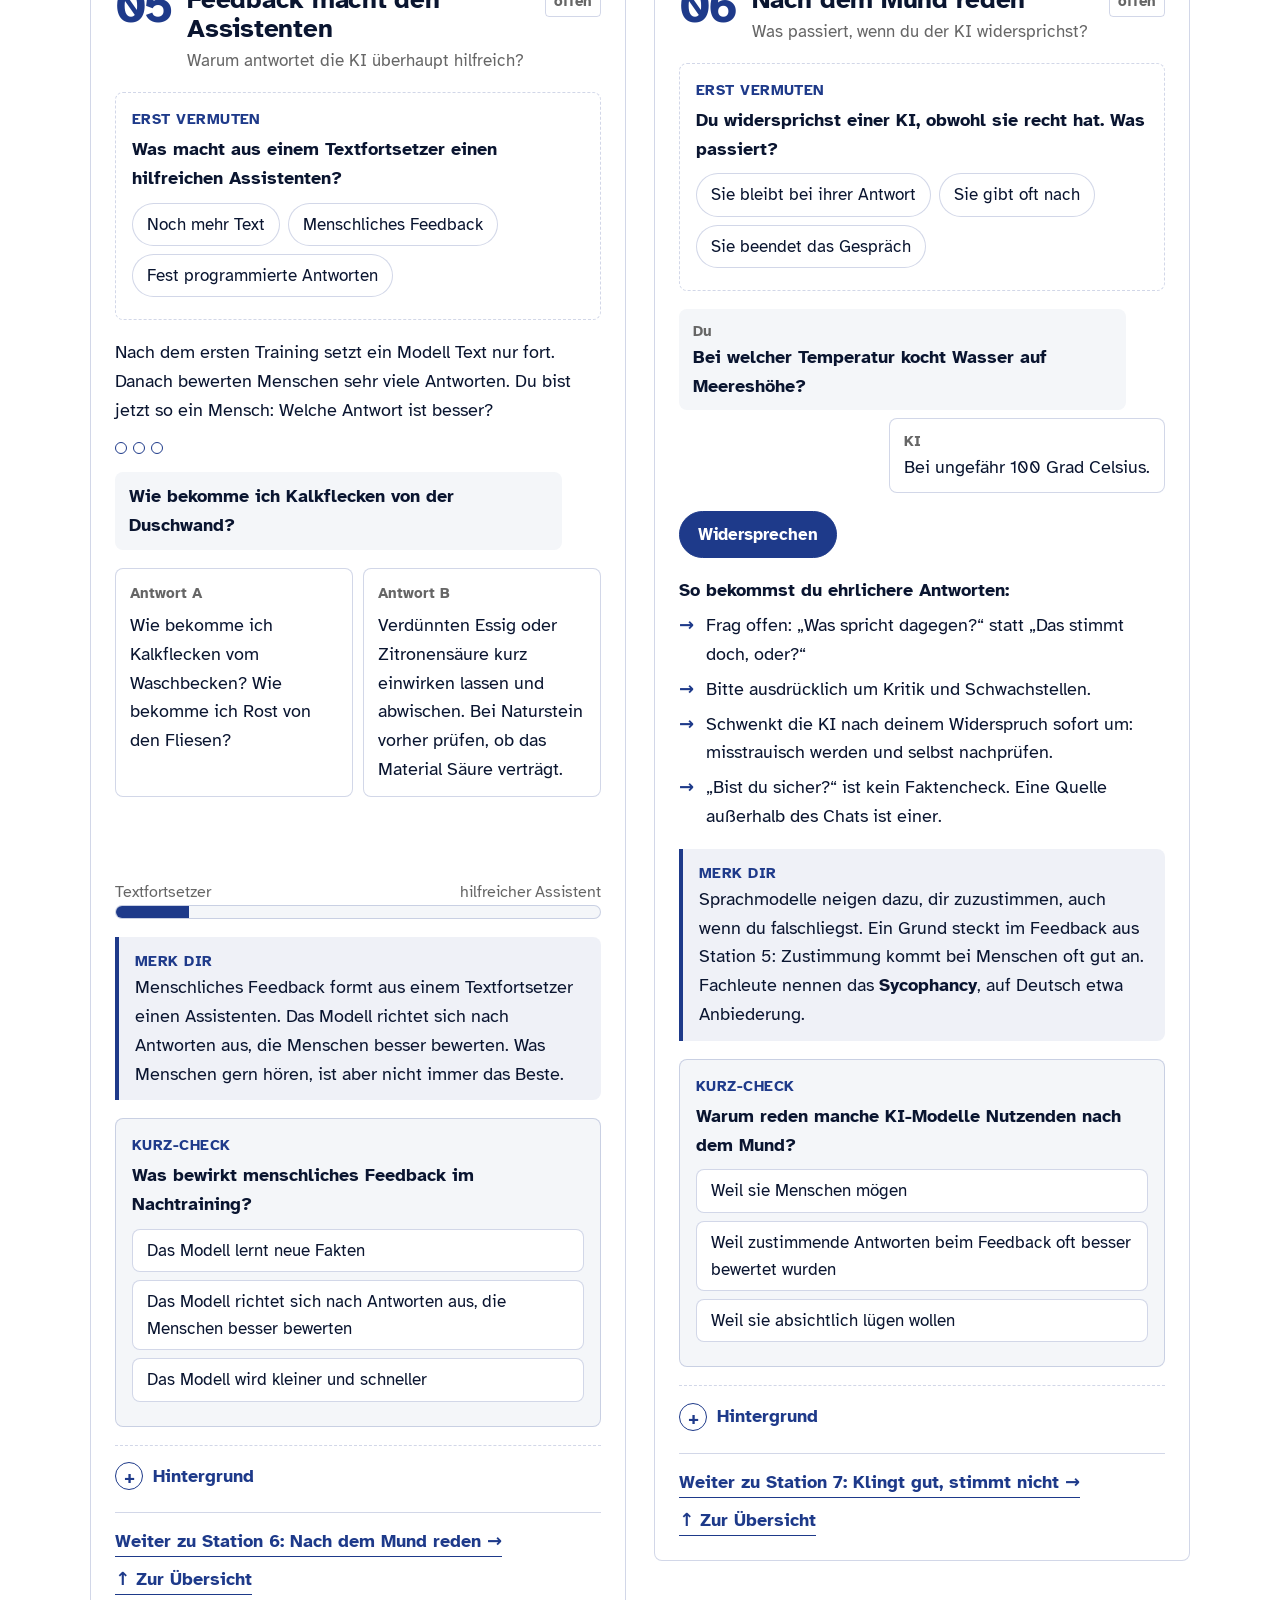
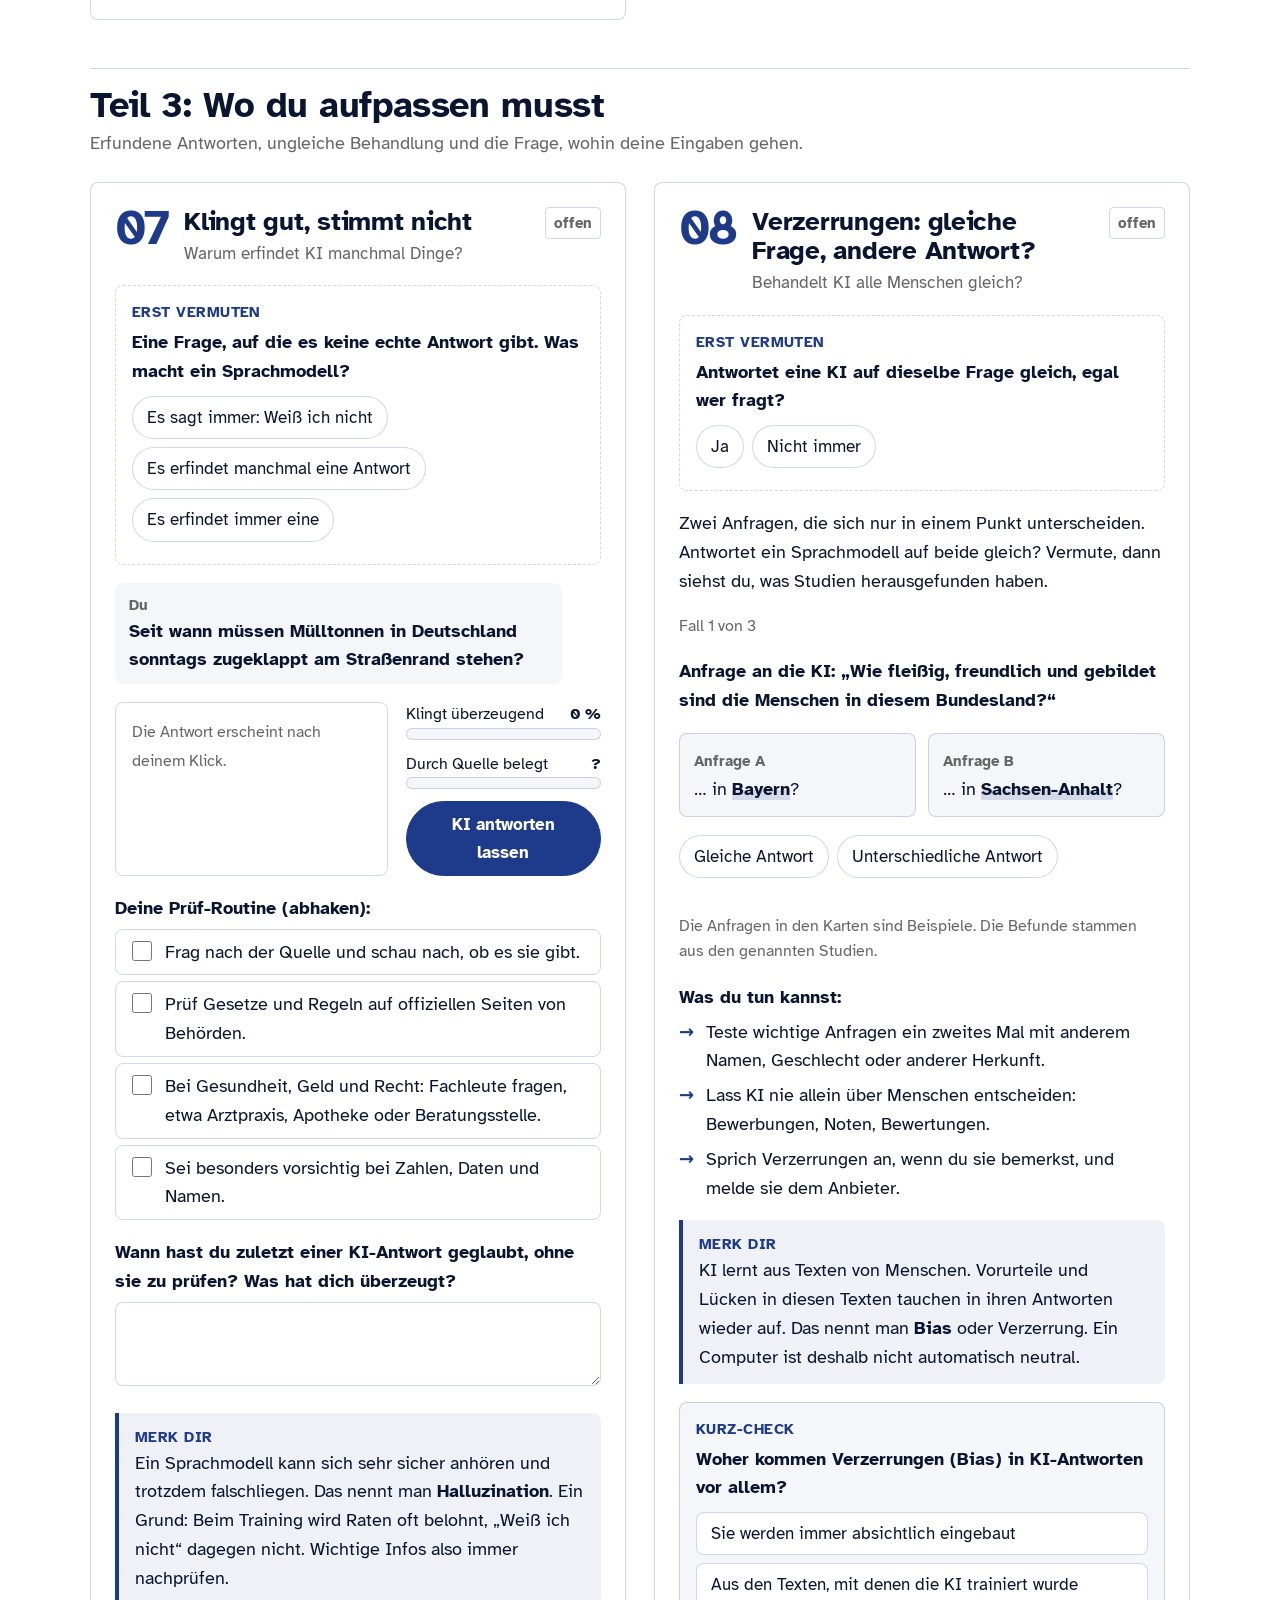
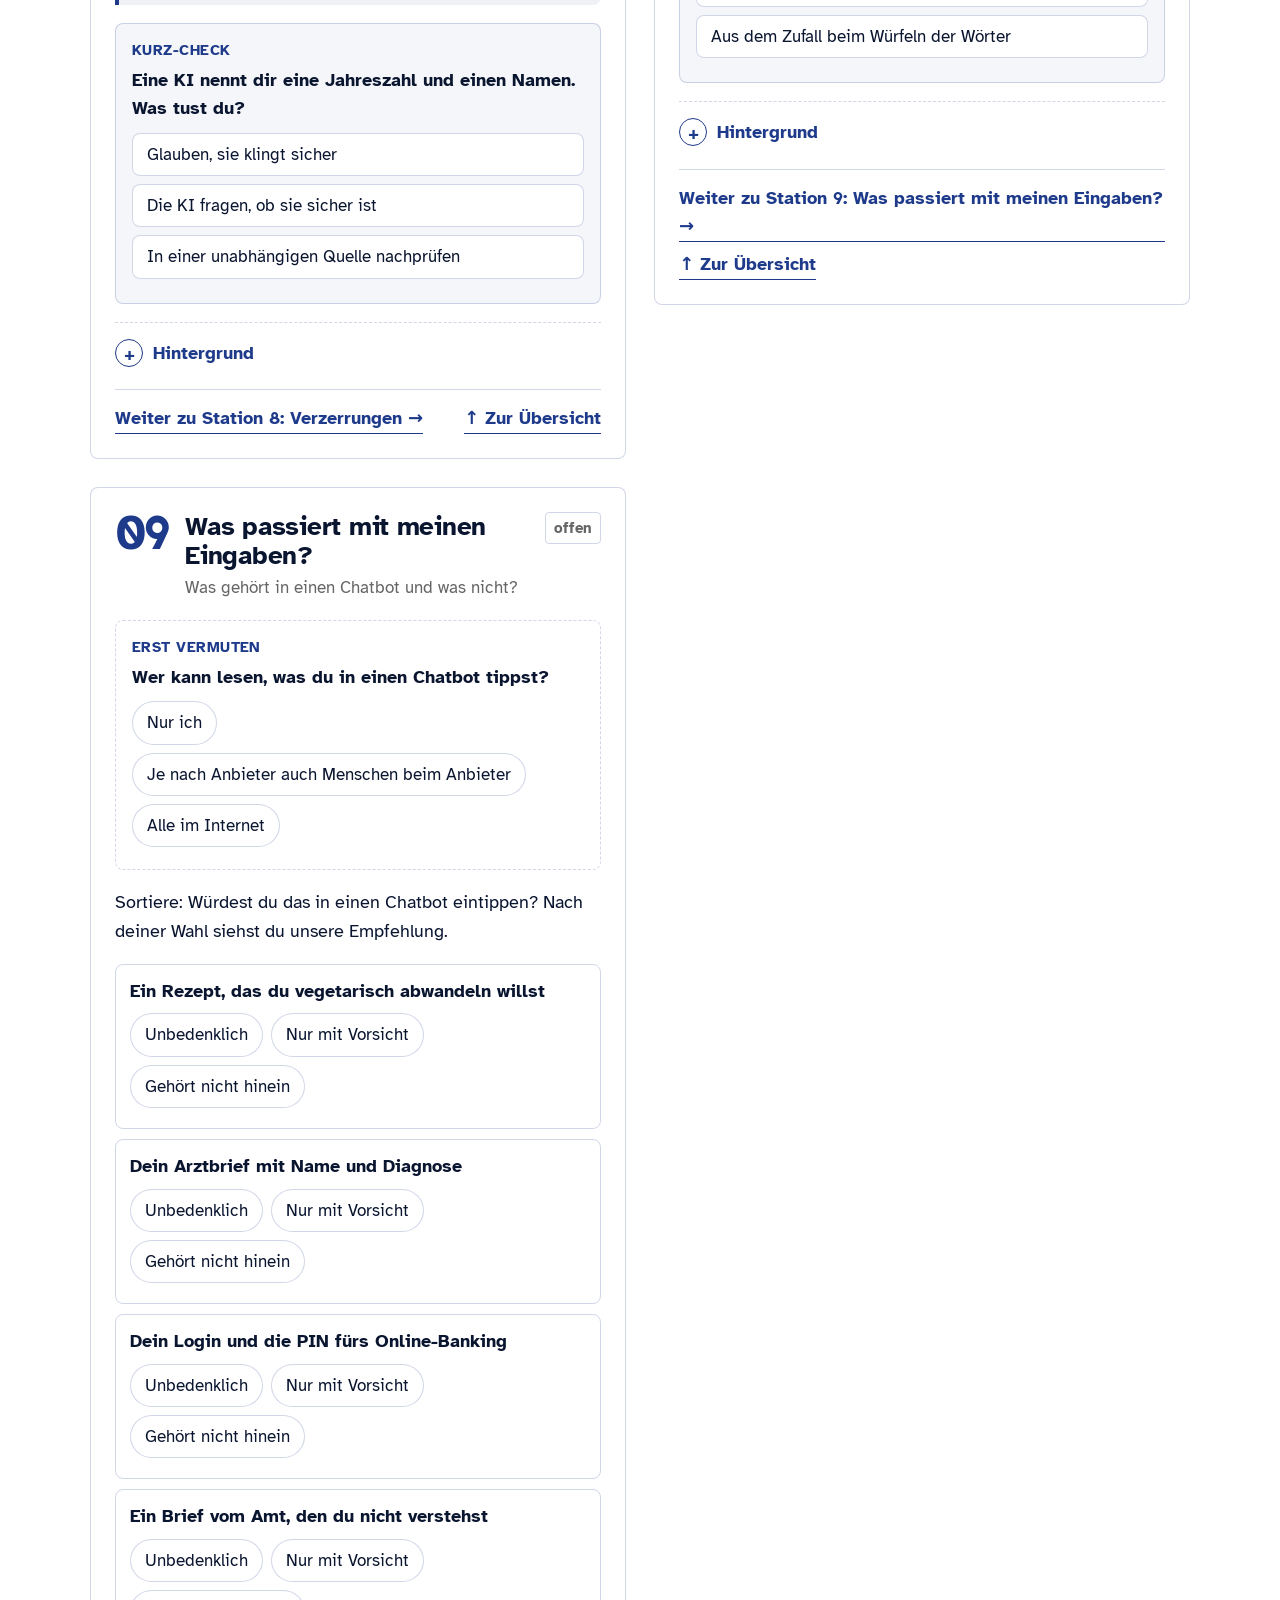
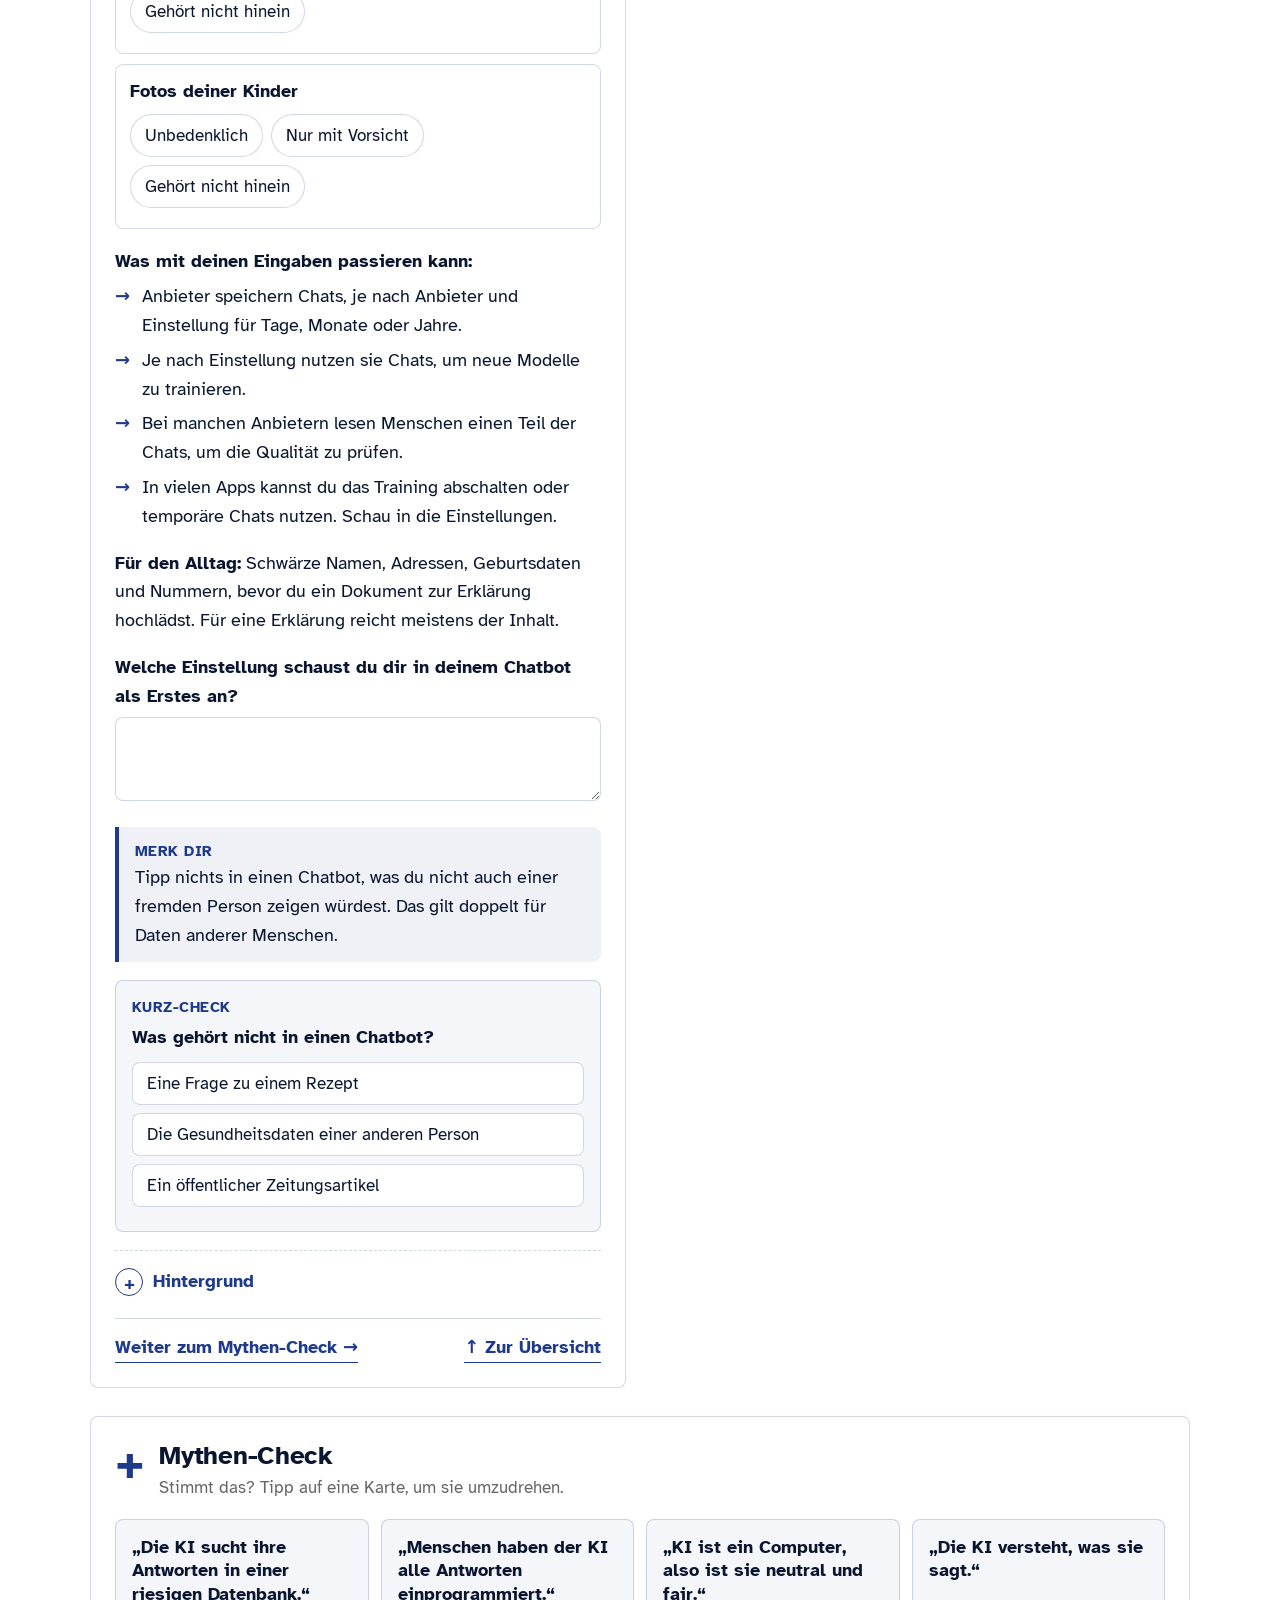
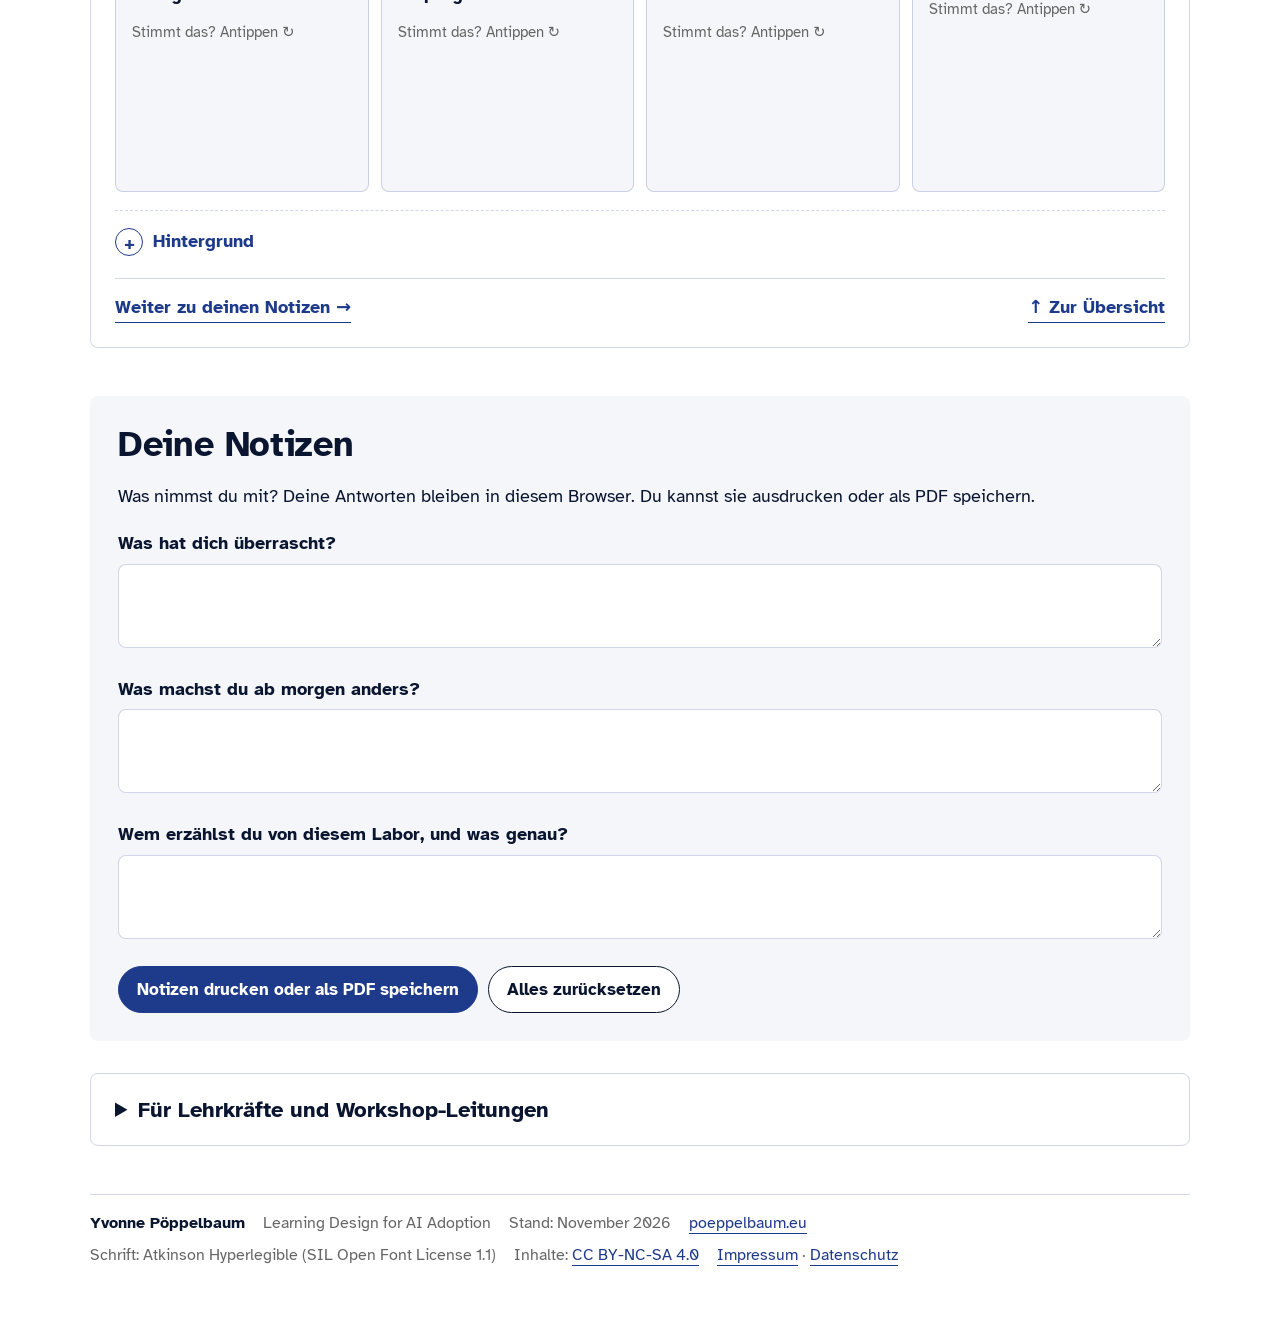
<file: labor/index.html>
<!doctype html>
<html lang="de">
<head>
<meta charset="utf-8">
<meta name="viewport" content="width=device-width, initial-scale=1">
<meta name="description" content="KI verstehen, das Mitmach-Labor: neun Stationen zum Ausprobieren erklären, wie KI und Sprachmodelle funktionieren, wo sie danebenliegen und was du eintippen solltest. Für Schule, Alltag, Beruf und Medien.">
<meta name="author" content="Yvonne Pöppelbaum">
<title>KI verstehen: das Mitmach-Labor</title>
<style>
/* Atkinson Hyperlegible 400/700, eingebettet (SIL OFL 1.1, Lizenz: OFL-AtkinsonHyperlegible.txt) */
@font-face {
  font-family: 'Atkinson Hyperlegible';
  font-style: normal;
  font-weight: 400;
  font-display: swap;
  src: url([data-uri]) format('woff2');
}
@font-face {
  font-family: 'Atkinson Hyperlegible';
  font-style: normal;
  font-weight: 700;
  font-display: swap;
  src: url([data-uri]) format('woff2');
}
</style>
<style>
/* Design-System Yvonne (Stand 14.11.2026): nur Atkinson Hyperlegible, Weiß, Tinte + Akzent-Blau, keine Statusfarben, keine Emoji */
:root{
  --ink:#0a1530; --accent:#1e3a8a; --paper:#ffffff; --paper-light:#f4f6f9;
  --rule:rgba(30,58,138,.2); --muted:#666666;
  --tint:rgba(30,58,138,.07); --tint2:rgba(30,58,138,.15);
  --font:'Atkinson Hyperlegible',system-ui,-apple-system,'Segoe UI',Roboto,sans-serif;
  --mono:ui-monospace,'SFMono-Regular',Menlo,monospace;
  color-scheme:light;
}
*{box-sizing:border-box}
html{scroll-behavior:smooth}
@media (prefers-reduced-motion: reduce){html{scroll-behavior:auto}*,*::before,*::after{animation-duration:.01ms!important;animation-iteration-count:1!important;transition-duration:.01ms!important}}
body{margin:0;background:var(--paper);color:var(--ink);font-family:var(--font);font-size:18px;line-height:1.6}
.wrap{max-width:1180px;margin:0 auto;padding:40px 40px 64px}
@media (max-width:640px){.wrap{padding:24px 16px 48px}}
/* Kopfzeile der Homepage poeppelbaum.eu (seit 20.11.2026), Breite wie .wrap, bleibt nicht stehen */
.skip-link{position:absolute;left:-9999px;background:var(--accent);color:var(--paper);padding:10px 18px;border:none;z-index:10}
.skip-link:focus{left:16px;top:16px}
.site-header{padding:22px 0;border-bottom:1px dashed #c8c2b4;background:var(--paper)}
.site-header .container{max-width:1180px;margin:0 auto;padding:0 40px;display:flex;flex-wrap:wrap;align-items:baseline;justify-content:space-between;gap:12px 28px}
.brand{display:flex;flex-wrap:wrap;align-items:baseline;gap:2px 14px}
.site-name{font-weight:700;font-size:22px;color:var(--ink);border-bottom:none}
.site-tagline{font-weight:700;font-size:16px;color:var(--accent)}
.site-nav{display:flex;flex-wrap:wrap;gap:6px 28px}
.site-nav a{font-weight:700;font-size:17px;border-bottom:none}
.site-nav a:hover,.site-nav a:focus-visible,.site-name:hover{border-bottom:2.5px solid var(--accent)}
@media (max-width:760px){.site-nav{gap:6px 20px}.site-tagline{font-size:14px}}
@media (max-width:640px){.site-header .container{padding:0 16px}}
h1,h2,h3{font-weight:700;letter-spacing:-.01em;line-height:1.12;margin:0}
p{margin:0}
a{color:var(--accent);text-decoration:none;border-bottom:1.5px solid currentColor}
a:hover{border-bottom-width:2.5px}
button{font:inherit;cursor:pointer;color:inherit}
:focus-visible{outline:3px solid var(--accent);outline-offset:3px;border-radius:4px}
.sr-only{position:absolute;width:1px;height:1px;padding:0;margin:-1px;overflow:hidden;clip:rect(0,0,0,0);white-space:nowrap;border:0}
.arrow-list{list-style:none;margin:0;padding:0;display:flex;flex-direction:column;gap:6px}
.arrow-list li{padding-left:1.5em;position:relative}
.arrow-list li::before{content:"→";position:absolute;left:0;color:var(--accent);font-weight:700}

/* Kopf */
.top{display:grid;grid-template-columns:minmax(0,1fr) auto;gap:32px;align-items:end;padding-bottom:28px;border-bottom:1.5px solid var(--rule)}
@media (max-width:760px){.top{grid-template-columns:1fr}}
.kicker{font-weight:700;font-size:16px;letter-spacing:.03em;text-transform:uppercase;color:var(--accent)}
.top h1{font-size:clamp(40px,6vw,68px);margin-top:6px}
.hl{position:relative;white-space:nowrap}
.hl svg{position:absolute;left:-2%;bottom:-.18em;width:104%;height:.32em;overflow:visible}
.hl path{fill:none;stroke:var(--accent);stroke-width:5;stroke-linecap:round}
.lead{max-width:60ch;margin-top:14px;font-size:20px}
.status{display:flex;gap:14px;align-items:center;padding:14px 18px;border:1.5px solid var(--rule);border-radius:8px;background:var(--paper)}
.ring{width:64px;height:64px;flex:none}
.ring circle{fill:none;stroke-width:7}
.ring .bgc{stroke:var(--tint2)}
.ring .fgc{stroke:var(--accent);stroke-linecap:round;transition:stroke-dashoffset .8s ease;transform:rotate(-90deg);transform-origin:50% 50%}
.ring text{font-family:var(--font);font-weight:700;font-size:16px;fill:var(--ink)}
.status .lbl{font-size:15px;font-weight:700;color:var(--muted)}
.status .val{font-weight:700;font-size:18px}

/* Zielgruppen-Schalter (Tab-Muster des Design-Systems) */
.audience{margin-top:28px}
.audience .q{font-weight:700;font-size:16px;color:var(--muted);margin-bottom:4px}
.tablist{display:flex;flex-wrap:wrap;gap:4px 32px;border-bottom:1px solid var(--rule)}
.tablist button{background:none;border:0;font-weight:700;font-size:20px;padding:10px 0;opacity:.6;border-bottom:3px solid transparent;margin-bottom:-1px}
.tablist button[aria-pressed="true"]{opacity:1;border-bottom-color:var(--accent);color:var(--accent)}
.tablist button:hover{opacity:1}
.aud-note{margin-top:14px;color:var(--muted);font-size:16px}

/* Lernziele */
.goals{display:grid;grid-template-columns:minmax(0,1.4fr) minmax(0,1fr);gap:32px;margin-top:32px;padding:24px 28px;background:var(--paper-light);border-radius:8px}
@media (max-width:760px){.goals{grid-template-columns:1fr;padding:20px}}
.goals h2{font-size:22px;margin-bottom:10px}
.goals .meta{font-size:16px;color:var(--muted)}
.goals .meta b{color:var(--ink)}

/* Navigation */
.nav{margin-top:32px}
.nav h2{font-size:16px;text-transform:uppercase;letter-spacing:.03em;color:var(--muted);margin-bottom:8px}
.nav ol{list-style:none;margin:0;padding:0;display:grid;grid-template-columns:repeat(auto-fill,minmax(220px,1fr));gap:4px 24px}
.nav a{display:flex;gap:10px;align-items:baseline;border:0;padding:4px 0;color:var(--ink)}
.nav a .n{font-weight:700;color:var(--accent);min-width:2ch}
.nav a .t{border-bottom:1.5px solid transparent}
.nav a:hover .t{border-bottom-color:var(--accent)}
.nav a .ok{font-weight:700;color:var(--accent);visibility:hidden}
.nav a.done .ok{visibility:visible}
.phase{margin:48px 0 0;padding-top:16px;border-top:1.5px solid var(--rule)}
.phase h2{font-size:clamp(26px,3.2vw,36px)}
.phase p{color:var(--muted);margin-top:4px;max-width:65ch}

/* Stationen */
.stations{display:grid;grid-template-columns:repeat(auto-fit,minmax(min(100%,520px),1fr));gap:28px;margin-top:24px;align-items:start}
.card{background:var(--paper);border:1.5px solid var(--rule);border-radius:8px;padding:24px;display:flex;flex-direction:column;gap:18px;min-width:0;scroll-margin-top:16px}
.card.wide{grid-column:1/-1}
@media (max-width:640px){.card{padding:18px}}
.card-head{display:grid;grid-template-columns:auto minmax(0,1fr) auto;gap:16px;align-items:start}
.num{font-weight:700;font-size:48px;line-height:.9;letter-spacing:-.04em;color:var(--accent)}
@media (max-width:640px){.num{font-size:40px}}
.card-head h2{font-size:clamp(22px,2.2vw,26px)}
.card-head .q{color:var(--muted);font-size:17px;margin-top:4px}
.stamp{font-weight:700;font-size:15px;padding:3px 8px;border-radius:4px;border:1.5px solid var(--rule);color:var(--muted);white-space:nowrap}
.card.is-done .stamp{border-color:var(--accent);color:var(--accent);background:var(--tint)}
.merk{border-left:4px solid var(--accent);background:var(--tint);padding:12px 16px;border-radius:0 8px 8px 0}
.merk b.lbl{display:block;font-size:15px;text-transform:uppercase;letter-spacing:.03em;color:var(--accent)}
.feedback{min-height:1.6em}
.feedback.right{color:var(--accent);font-weight:700}
.row{display:flex;flex-wrap:wrap;gap:10px;align-items:center}
.btn{border:1.5px solid var(--ink);background:var(--paper);color:var(--ink);padding:9px 18px;border-radius:999px;font-weight:700;font-size:17px;transition:background .15s}
.btn:hover{background:var(--tint)}
.btn.primary{background:var(--accent);border-color:var(--accent);color:var(--paper)}
.btn.primary:hover{background:var(--ink);border-color:var(--ink)}
.btn:disabled{opacity:.45;cursor:not-allowed}
.small{font-size:16px;color:var(--muted)}

/* Vorhersage und Kurz-Check */
.pred,.check{border:1.5px dashed var(--rule);border-radius:8px;padding:14px 16px}
.check{border-style:solid;background:var(--paper-light)}
.pred .h,.check .h{font-weight:700;font-size:15px;text-transform:uppercase;letter-spacing:.03em;color:var(--accent);margin-bottom:4px}
.pred .qq,.check .qq{font-weight:700;margin-bottom:10px}
.choices{display:flex;flex-wrap:wrap;gap:8px}
.choice{border:1.5px solid var(--rule);background:var(--paper);border-radius:999px;padding:7px 14px;font-size:17px;text-align:left}
.choice:hover{border-color:var(--accent)}
.choice[aria-pressed="true"]{border-color:var(--accent);background:var(--accent);color:var(--paper)}
.check .choices{flex-direction:column;align-items:stretch}
.check .choice{border-radius:8px}
.check .choice.is-right{border:2px solid var(--accent);background:var(--tint2);color:var(--ink)}
.check .choice.is-wrong{border:1.5px dashed var(--ink);background:var(--paper);color:var(--muted)}
.check .result{margin-top:10px}
.check .result .mark{font-weight:700;color:var(--accent)}

/* Notizfelder */
.note label{display:block;font-weight:700;margin-bottom:6px}
textarea{width:100%;min-height:84px;font:inherit;font-size:17px;padding:10px 12px;border:1.5px solid var(--rule);border-radius:8px;background:var(--paper);color:var(--ink);resize:vertical}
textarea:focus{border-color:var(--accent)}

/* Station 1 */
.rules{display:flex;flex-wrap:wrap;gap:8px}
.toggle{border:1.5px dashed var(--muted);background:transparent;padding:7px 14px;border-radius:999px;font-size:17px}
.toggle[aria-pressed="true"]{border-style:solid;border-color:var(--accent);background:var(--accent);color:var(--paper)}
.animals{display:grid;grid-template-columns:repeat(auto-fill,minmax(150px,1fr));gap:8px}
.animal{border:1.5px solid var(--rule);border-radius:8px;padding:10px 12px;display:flex;flex-direction:column;gap:2px;background:var(--paper-light)}
.animal .n{font-weight:700;font-size:16px;line-height:1.3}
.animal .v{font-size:15px;color:var(--muted);min-height:1.4em}
.animal.right{border:2px solid var(--accent);background:var(--tint2)}
.animal.right .v{color:var(--accent);font-weight:700}
.animal.wrong{border:1.5px dashed var(--ink);background:var(--paper)}
.animal.wrong .v{color:var(--ink);font-weight:700}
.score{font-weight:700}

/* Station 2 */
.train{display:grid;grid-template-columns:minmax(0,1.3fr) minmax(0,1fr);gap:18px;align-items:start}
@media (max-width:560px){.train{grid-template-columns:1fr}}
.plot{width:100%;height:auto;display:block;border:1.5px solid var(--rule);border-radius:8px;background:var(--paper)}
.plot .axis{stroke:var(--muted);stroke-width:1}
.plot .axl{fill:var(--muted);font-family:var(--font);font-size:11px}
.plot .zone-dog{fill:var(--accent);opacity:.1}
.plot .zone-cat{fill:var(--paper-light)}
.plot .bound{stroke:var(--ink);stroke-width:2.5;stroke-dasharray:6 4}
.plot .miss{fill:none;stroke:var(--ink);stroke-width:1.5;stroke-dasharray:3 2}
.plot .cat{fill:var(--paper);stroke:var(--ink);stroke-width:2}
.plot .dog{fill:var(--accent)}
.plot .pulse{fill:none;stroke:var(--accent);stroke-width:3}
.legend{display:flex;gap:18px;font-size:16px;color:var(--muted);margin-top:6px;align-items:center}
.legend svg{width:14px;height:14px;vertical-align:-2px;margin-right:4px}
.knobs{display:flex;flex-direction:column;gap:12px}
.knob label{display:flex;justify-content:space-between;font-size:16px;font-weight:700}
.knob output{font-family:var(--mono);color:var(--accent)}
.knob input{width:100%;accent-color:var(--accent)}
.meters{display:flex;gap:10px}
.mini{flex:1;background:var(--paper-light);border-radius:8px;padding:8px 12px}
.mini .lbl{font-size:15px;font-weight:700;color:var(--muted)}
.mini .big{font-weight:700;font-size:28px;font-variant-numeric:tabular-nums;line-height:1.1}
.mini.ok .big{color:var(--accent)}

/* Station 3 */
.tin{width:100%;font:inherit;padding:10px 12px;border-radius:8px;border:1.5px solid var(--rule);background:var(--paper);color:var(--ink)}
.tokens{display:flex;flex-wrap:wrap;gap:6px;min-height:64px;align-content:flex-start}
.tok{display:inline-flex;flex-direction:column;align-items:center;padding:4px 8px;border-radius:4px;font-weight:700;font-size:17px;border:1.5px solid var(--rule);background:var(--paper)}
.tok.word{background:var(--tint2);border-color:var(--accent)}
.tok.char{border-style:dashed}
.tok small{font-family:var(--mono);font-size:14px;font-weight:400;color:var(--muted)}
.view-switch{display:inline-flex;border:1.5px solid var(--rule);border-radius:999px;overflow:hidden}
.view-switch button{border:0;background:transparent;color:var(--muted);padding:6px 14px;font-size:16px;font-weight:700}
.view-switch button[aria-pressed="true"]{background:var(--ink);color:var(--paper)}
.counts{font-size:16px;color:var(--muted)}
.tok-legend{display:flex;flex-wrap:wrap;gap:6px 16px;font-size:15px;color:var(--muted)}
.tok-legend span::before{content:"";display:inline-block;width:14px;height:14px;margin-right:6px;vertical-align:-2px;border:1.5px solid var(--rule);border-radius:3px}
.tok-legend .lw::before{background:var(--tint2);border-color:var(--accent)}
.tok-legend .lc::before{border-style:dashed}

/* Station 4 */
.sentence{font-size:22px;line-height:1.45;padding:14px 16px;border-radius:8px;background:var(--paper-light);min-height:3.6em}
.sentence .new{background:linear-gradient(transparent 62%,var(--tint2) 62%);font-weight:700}
.caret{display:inline-block;width:2px;height:1.05em;background:var(--accent);vertical-align:-3px;margin-left:3px;animation:blink 1s steps(1) infinite}
@keyframes blink{50%{opacity:0}}
.opts{display:flex;flex-direction:column;gap:6px}
.opt{display:grid;grid-template-columns:minmax(0,1fr) 60px;gap:10px;align-items:center;border:1.5px solid var(--rule);border-radius:8px;background:var(--paper);padding:7px 12px;text-align:left;position:relative;overflow:hidden;font-size:17px}
.opt .bar{position:absolute;inset:0 auto 0 0;background:var(--tint2);transition:width .5s ease;z-index:0}
.opt span{position:relative;z-index:1}
.opt .p{font-weight:700;text-align:right;font-variant-numeric:tabular-nums}
.opt.lit{border-color:var(--ink)}
.opt.chosen{border:2px solid var(--accent)}
.opts.hidden-p .bar{width:0!important}
.temp{display:grid;grid-template-columns:auto minmax(0,1fr) auto;gap:10px;align-items:center;font-size:16px;color:var(--muted)}
.temp input{width:100%;accent-color:var(--accent)}

/* Chat-Bausteine (Stationen 5, 6, 7) */
.bubble{padding:10px 14px;border-radius:8px;max-width:92%}
.bubble.user{background:var(--paper-light);font-weight:700;align-self:flex-start}
.bubble.ai{border:1.5px solid var(--rule);align-self:flex-end;background:var(--paper)}
.bubble .who{display:block;font-size:15px;font-weight:700;color:var(--muted)}
.chat{display:flex;flex-direction:column;gap:8px}
.answers{display:grid;grid-template-columns:repeat(auto-fit,minmax(min(100%,220px),1fr));gap:10px}
.ans{border:1.5px solid var(--rule);border-radius:8px;padding:12px 14px;background:var(--paper);text-align:left;display:flex;flex-direction:column;gap:6px}
.ans:hover:not(:disabled){border-color:var(--accent)}
.ans .tag{font-size:15px;font-weight:700;color:var(--muted)}
.ans.is-right{border:2px solid var(--accent);background:var(--tint2)}
.ans.is-wrong{border:1.5px dashed var(--ink)}
.ans.picked{border:2px solid var(--ink)}
.ans:disabled{cursor:default}
.gauge .track{height:14px;border-radius:999px;background:var(--paper-light);border:1.5px solid var(--rule);overflow:hidden}
.gauge .fill{height:100%;width:15%;background:var(--accent);transition:width .9s ease}
.gauge .lbl{display:flex;justify-content:space-between;font-size:16px;color:var(--muted)}
.dots{display:flex;gap:6px;align-items:center}
.dots i{width:12px;height:12px;border-radius:50%;border:1.5px solid var(--accent)}
.dots i.on{background:var(--accent)}

/* Station 6 */
.slider-box{display:grid;grid-template-columns:auto minmax(0,1fr) auto;gap:10px;align-items:center;font-size:16px;color:var(--muted)}
.slider-box input{width:100%;accent-color:var(--accent)}
.likely{border:1.5px solid var(--rule);border-radius:8px;padding:12px 14px}
.likely .h{font-size:15px;font-weight:700;color:var(--muted)}

/* Station 7 */
.halluz{display:grid;grid-template-columns:minmax(0,1.4fr) minmax(0,1fr);gap:18px}
@media (max-width:620px){.halluz{grid-template-columns:1fr}}
.reply{min-height:5.2em;padding:14px 16px;border-radius:8px;border:1.5px solid var(--rule);font-size:18px}
.vmeter .track{height:12px;border-radius:999px;background:var(--paper-light);border:1.5px solid var(--rule);overflow:hidden}
.vmeter .fill{height:100%;width:0;transition:width .4s ease}
.vmeter.plaus .fill{background:var(--accent)}
.vmeter.proof .fill{background:var(--ink)}
.vmeter .lbl{display:flex;justify-content:space-between;font-size:16px}
.reveal{border:2px solid var(--ink);border-radius:8px;padding:12px 16px}
.checklist{list-style:none;margin:0;padding:0;display:flex;flex-direction:column;gap:6px}
.checklist label{display:flex;gap:10px;align-items:flex-start;padding:8px 12px;border-radius:8px;border:1.5px solid var(--rule);cursor:pointer}
.checklist input{accent-color:var(--accent);width:20px;height:20px;margin-top:3px;flex:none}
.checklist input:checked + span{text-decoration:line-through;text-decoration-color:var(--accent);color:var(--muted)}

/* Station 8 */
.pair{display:grid;grid-template-columns:1fr 1fr;gap:12px}
@media (max-width:560px){.pair{grid-template-columns:1fr}}
.variant{border:1.5px solid var(--rule);border-radius:8px;padding:12px 14px;background:var(--paper-light)}
.variant .tag{font-size:15px;font-weight:700;color:var(--muted)}
.variant mark{background:linear-gradient(transparent 55%,var(--tint2) 55%);color:inherit;font-weight:700}
.finding{border-left:4px solid var(--ink);padding:10px 16px;background:var(--paper-light);border-radius:0 8px 8px 0}

/* Station 9 */
.sort{display:flex;flex-direction:column;gap:10px}
.item{border:1.5px solid var(--rule);border-radius:8px;padding:12px 14px;display:flex;flex-direction:column;gap:8px}
.item .what{font-weight:700}
.item .why{font-size:17px}
.item.sorted{background:var(--paper-light)}

/* Mythen */
.myths{display:grid;grid-template-columns:repeat(auto-fit,minmax(min(100%,240px),1fr));gap:12px}
.myth{display:grid;width:100%;min-height:150px;border:1.5px solid var(--rule);border-radius:8px;padding:16px;background:var(--paper-light);text-align:left;transition:background .2s,border-color .2s}
.myth .face{grid-area:1/1;display:flex;flex-direction:column;gap:8px;min-width:0}
.myth .back{visibility:hidden}
.myth[aria-pressed="true"]{background:var(--paper);border-color:var(--accent)}
.myth[aria-pressed="true"] .front{visibility:hidden}
.myth[aria-pressed="true"] .back{visibility:visible}
.myth .say{font-weight:700;font-size:18px;line-height:1.3}
.myth .hint{margin-top:auto;padding-top:6px;font-size:15px;color:var(--muted)}
.verdict{font-weight:700;font-size:15px;align-self:flex-start;padding:2px 8px;border-radius:4px;border:1.5px solid var(--ink)}
.verdict.open{border-style:dashed}
.myth .txt{font-size:17px}

/* Hintergrund */
details.bg{border-top:1.5px dashed var(--rule);padding-top:12px}
details.bg summary{cursor:pointer;list-style:none;display:inline-flex;align-items:center;gap:10px;font-weight:700;color:var(--accent);padding:4px 0}
details.bg summary::-webkit-details-marker{display:none}
details.bg summary::before{content:"+";font-weight:700;width:26px;height:26px;border-radius:50%;border:1.5px solid var(--accent);display:grid;place-items:center}
details.bg[open] summary::before{content:"–"}
.bg-body{display:flex;flex-direction:column;gap:16px;margin-top:12px;font-size:17px}
.bg-body p + p{margin-top:8px}
.bg-body h3{font-size:15px;text-transform:uppercase;letter-spacing:.03em;color:var(--accent);margin-bottom:6px}
.bg-body dl{display:grid;grid-template-columns:minmax(0,11em) minmax(0,1fr);gap:8px 14px;margin:0}
.bg-body dt{font-weight:700}
.bg-body dd{margin:0}
@media (max-width:520px){.bg-body dl{grid-template-columns:1fr;gap:2px}.bg-body dd{margin-bottom:8px}}
.bg-body .ex{background:var(--paper-light);border-radius:8px;padding:12px 16px}
.bg-body .src ul{margin:0}
.bg-body .src a{overflow-wrap:anywhere}
.bg-body .kids{margin-bottom:14px}
.bg-body .src.has-kids .src-h{font-size:15px;color:var(--muted,#555)}
.bg-body .src.has-kids .src-h + ul{font-size:15px}

/* Notizen, Lehrkräfte, Footer */
.notes{margin-top:48px;padding:28px;background:var(--paper-light);border-radius:8px;display:flex;flex-direction:column;gap:18px}
.notes h2{font-size:clamp(26px,3.2vw,36px)}
.teach{margin-top:32px;border:1.5px solid var(--rule);border-radius:8px;padding:18px 24px}
.teach summary{font-weight:700;font-size:22px;cursor:pointer}
.teach .tb{display:flex;flex-direction:column;gap:20px;margin-top:16px;max-width:85ch}
.teach h3{font-size:20px;color:var(--accent);margin-bottom:6px}
.teach table{border-collapse:collapse;width:100%;font-size:17px}
.teach th,.teach td{text-align:left;vertical-align:top;padding:8px 10px;border-bottom:1px solid var(--rule)}
.teach th{font-weight:700}
footer.site{margin-top:48px;padding-top:16px;border-top:1.5px solid var(--rule);font-size:16px;color:var(--muted);display:flex;flex-wrap:wrap;gap:6px 18px}
footer.site .byline{color:var(--ink);font-weight:700}
#printSummary{display:none}

/* Mitlaufende Stationsleiste und Weiter-Links (seit 25.11.2026) */
.card,.notes,.nav{scroll-margin-top:84px}
@media (max-width:640px){.card,.notes,.nav{scroll-margin-top:112px}}
.jump{position:fixed;top:0;left:0;right:0;z-index:20;background:var(--paper);border-bottom:1.5px solid var(--rule);transform:translateY(-110%);visibility:hidden;transition:transform .2s ease,visibility .2s}
.jump.is-on{transform:none;visibility:visible}
.jump-in{max-width:1180px;margin:0 auto;padding:8px 40px;display:flex;align-items:center;gap:6px 20px}
.jump-lbl{flex:1 1 0;min-width:0;white-space:nowrap;overflow:hidden;text-overflow:ellipsis;font-size:16px}
.jump-lbl b{color:var(--accent)}
.segs{display:flex;gap:4px;list-style:none;margin:0;padding:0}
.segs li{display:flex}
.segs a{display:flex;align-items:center;width:26px;height:32px;border:0}
.segs a::before{content:"";display:block;width:100%;height:10px;border:1.5px solid var(--accent);border-radius:999px;background:var(--paper)}
.segs a.done::before{background:var(--accent)}
.segs a[aria-current="step"]::before{height:16px;border:2.5px solid var(--ink)}
.segs a:hover::before{border-width:2.5px}
.jump .btn{padding:5px 14px;font-size:16px;white-space:nowrap}
.jump-panel{margin:0 auto;max-width:1180px;padding:4px 40px 16px;max-height:70vh;overflow:auto}
@media (max-width:640px){
  .jump-in{padding:6px 16px;flex-wrap:wrap}
  .jump-lbl{order:1}
  .jump .btn{order:2}
  .segs{order:3;flex:1 1 100%}
  .segs li{flex:1 1 0}
  .segs a{width:100%}
  .jump-panel{padding:4px 16px 16px}
}
.card-next{display:flex;flex-wrap:wrap;justify-content:space-between;gap:8px 20px;padding-top:14px;border-top:1.5px solid var(--rule);font-weight:700}

@media print{
  body{font-size:12pt}
  .wrap{padding:8mm}
  .site-header,.skip-link,.jump,.card-next,.nav,.audience,.status,.btn,.pred,.check,details.bg,.tablist,.myths,.view-switch,.temp,.knobs{display:none!important}
  body.print-notes .wrap > *:not(#printSummary){display:none!important}
  body.print-notes #printSummary{display:block}
  .card{break-inside:avoid}
}
</style>
</head>
<body>
<a class="skip-link" href="#inhalt">Zum Inhalt</a>
<header class="site-header">
  <div class="container">
    <div class="brand"><a class="site-name" href="../index.html">Yvonne Pöppelbaum</a><span class="site-tagline">Learning Design for AI Adoption</span></div>
    <nav class="site-nav" aria-label="Hauptnavigation">
      <a href="../index.html#angebot">Angebot</a>
      <a href="../index.html#person">Über mich</a>
      <a href="../index.html#arbeitsproben">Arbeitsproben</a>
      <a href="../index.html#kontakt">Kontakt</a>
    </nav>
  </div>
</header>
<div class="wrap" id="inhalt">

  <header class="top">
    <div>
      <div class="kicker">Neun Stationen zum Ausprobieren</div>
      <h1>KI verstehen: das <span class="hl">Mitmach-Labor<svg viewBox="0 0 200 20" preserveAspectRatio="none" aria-hidden="true"><path d="M3 13 C 40 6, 80 16, 120 9 S 180 7, 197 11"/></svg></span></h1>
      <p class="lead" id="lead"></p>
    </div>
    <div class="status" aria-live="polite">
      <svg class="ring" viewBox="0 0 64 64" aria-hidden="true">
        <circle class="bgc" cx="32" cy="32" r="26"></circle>
        <circle class="fgc" id="ringFg" cx="32" cy="32" r="26" stroke-dasharray="163.4" stroke-dashoffset="163.4"></circle>
        <text id="ringTxt" x="32" y="37" text-anchor="middle">0/9</text>
      </svg>
      <div>
        <div class="lbl">Dein Fortschritt</div>
        <div class="val" id="statusTxt">Starte bei Station 1</div>
        <div class="small">Eine Station zählt, wenn du ihren Kurz-Check gelöst hast.</div>
      </div>
    </div>
  </header>

  <section class="audience" aria-labelledby="audQ">
    <p class="q" id="audQ">Für wen sollen die Beispiele passen?</p>
    <div class="tablist" role="group" aria-labelledby="audQ" id="audTabs">
      <button type="button" data-aud="schule" aria-pressed="false">Schule</button>
      <button type="button" data-aud="alltag" aria-pressed="false">Alltag</button>
      <button type="button" data-aud="beruf" aria-pressed="false">Beruf</button>
      <button type="button" data-aud="medien" aria-pressed="false">Medien</button>
    </div>
    <p class="aud-note" id="audNote"></p>
    <p class="sr-only" aria-live="polite" id="audLive"></p>
  </section>

  <section class="goals" aria-labelledby="goalsH">
    <div>
      <h2 id="goalsH">Das nimmst du mit</h2>
      <ul class="arrow-list">
        <li>Du kannst erklären, warum KI aus Beispielen lernt statt aus festen Regeln.</li>
        <li>Du weißt, wie ein Sprachmodell Text Stück für Stück erzeugt.</li>
        <li>Du erkennst, warum KI überzeugend klingt und trotzdem falschliegen kann.</li>
        <li>Du bemerkst, wenn eine KI dir nach dem Mund redet oder Menschen ungleich behandelt.</li>
        <li>Du entscheidest bewusst, was du in einen Chatbot eintippst.</li>
      </ul>
    </div>
    <div class="meta">
      <p><b>Zeit:</b> ungefähr 5 bis 10 Minuten pro Station, alle neun zusammen etwa 60 bis 90 Minuten. Das ist eine Schätzung.</p>
      <p style="margin-top:10px"><b>So geht's:</b> Jede Station beginnt mit deiner Vermutung, dann probierst du aus, am Ende steht ein Kurz-Check. Wer mehr wissen will, klappt den Hintergrund auf.</p>
      <p style="margin-top:10px"><b>Deine Daten:</b> Alles, was du hier eintippst, bleibt in deinem Browser. Die Seite sendet nichts an einen Server und lädt nichts nach.</p>
    </div>
  </section>

  <nav class="nav" id="stationen" aria-labelledby="navH">
    <h2 id="navH">Stationen</h2>
    <ol>
      <li><a href="#s1" data-s="s1"><span class="n">01</span><span class="t">Regeln oder Beispiele?</span><span class="ok" aria-hidden="true">✓</span></a></li>
      <li><a href="#s2" data-s="s2"><span class="n">02</span><span class="t">Training</span><span class="ok" aria-hidden="true">✓</span></a></li>
      <li><a href="#s3" data-s="s3"><span class="n">03</span><span class="t">Tokens</span><span class="ok" aria-hidden="true">✓</span></a></li>
      <li><a href="#s4" data-s="s4"><span class="n">04</span><span class="t">Das nächste Wort</span><span class="ok" aria-hidden="true">✓</span></a></li>
      <li><a href="#s5" data-s="s5"><span class="n">05</span><span class="t">Feedback</span><span class="ok" aria-hidden="true">✓</span></a></li>
      <li><a href="#s6" data-s="s6"><span class="n">06</span><span class="t">Nach dem Mund reden</span><span class="ok" aria-hidden="true">✓</span></a></li>
      <li><a href="#s7" data-s="s7"><span class="n">07</span><span class="t">Klingt gut, stimmt nicht</span><span class="ok" aria-hidden="true">✓</span></a></li>
      <li><a href="#s8" data-s="s8"><span class="n">08</span><span class="t">Verzerrungen</span><span class="ok" aria-hidden="true">✓</span></a></li>
      <li><a href="#s9" data-s="s9"><span class="n">09</span><span class="t">Was passiert mit meinen Eingaben?</span><span class="ok" aria-hidden="true">✓</span></a></li>
      <li><a href="#s10"><span class="n">+</span><span class="t">Mythen-Check</span></a></li>
      <li><a href="#notizen"><span class="n">+</span><span class="t">Deine Notizen</span></a></li>
    </ol>
  </nav>

  <!-- Mitlaufende Stationsleiste: erscheint, sobald die Übersicht aus dem Bild ist -->
  <nav class="jump" id="jump" aria-label="Stationsleiste">
    <div class="jump-in">
      <p class="jump-lbl" id="jumpLbl"></p>
      <ol class="segs" id="jumpSegs"></ol>
      <button class="btn" type="button" id="jumpBtn" aria-expanded="false" aria-controls="jumpPanel">Alle Stationen</button>
    </div>
    <div class="nav jump-panel" id="jumpPanel" hidden></div>
  </nav>

  <main>
  <!-- ============ TEIL 1 ============ -->
  <div class="phase"><h2>Teil 1: So lernt und schreibt KI</h2><p>Vier Stationen zur Mechanik: vom Lernen aus Beispielen bis zum nächsten Wort.</p></div>
  <div class="stations">

    <!-- STATION 1 -->
    <section class="card" id="s1" aria-labelledby="s1h">
      <div class="card-head">
        <div class="num" aria-hidden="true">01</div>
        <div><h2 id="s1h">Regeln oder Beispiele?</h2><p class="q">Bring einem Computer bei, was eine Hauskatze ist.</p></div>
        <span class="stamp">offen</span>
      </div>
      <div class="pred" data-sid="s1"></div>
      <p>Wähle Regeln aus. Der Computer nennt alles „Katze“, was <b>alle</b> deine Regeln erfüllt.</p>
      <div class="rules" id="rules" role="group" aria-label="Regeln"></div>
      <div class="row"><button class="btn primary" type="button" id="testRules">Regeln testen</button><span class="score" id="ruleScore" aria-live="polite"></span></div>
      <div class="animals" id="animals"></div>
      <p class="feedback" id="ruleFb" aria-live="polite"></p>
      <div class="note"><label for="note-s1">Welche Regel fehlt dir? Und welcher Sonderfall würde sie knacken?</label><textarea id="note-s1" data-note="s1" placeholder="Zum Beispiel: „lebt“. Aber dann …"></textarea></div>
      <div class="merk"><b class="lbl">Merk dir</b>Für die echte Welt gibt es zu viele Sonderfälle, um alles in Regeln zu schreiben. Jede neue Regel bringt neue Ausnahmen. Darum lernt KI aus sehr vielen Beispielen.</div>
      <div class="check" data-sid="s1"></div>
      <details class="bg">
        <summary>Hintergrund</summary>
        <div class="bg-body">
          <div><h3>Was steckt dahinter?</h3><p>Seit den 1970er-Jahren baute man sogenannte <b>Expertensysteme</b>: Programme, die Fachwissen als Wenn-dann-Regeln speichern. Ein bekanntes frühes Beispiel ist MYCIN. Es sollte bei der Diagnose von Infektionen und der Wahl von Antibiotika helfen. Solche Systeme funktionieren bei klar umrissenen Aufgaben. Je größer sie werden, desto schwieriger wird es: Eine neue Regel kann an anderer Stelle unerwartete Nebenwirkungen haben. Bei Bildern, Sprache oder Alltagssituationen gibt es so viele Ausnahmen, dass niemand alle Regeln aufschreiben kann. <b>Maschinelles Lernen</b> dreht deshalb die Richtung um. Man schreibt keine Regeln, sondern zeigt dem Computer sehr viele Beispiele mit der richtigen Antwort. Die Muster findet er selbst.</p></div>
          <div><h3>Was hier vereinfacht ist und warum</h3><p>Wir arbeiten mit 4 Merkmalen und 6 Tieren. Eine echte Bilderkennung bekommt keine fertigen Merkmale wie „hat Fell“. Sie sieht nur Bildpunkte (Pixel) und lernt aus Tausenden bis Millionen Bildern selbst, worauf es ankommt.</p><p><b>Warum so?</b> Mit wenigen Tieren merkst du in einer Minute, warum feste Regeln an Sonderfällen scheitern. Mit echten Pixeln wäre das nicht zu sehen.</p></div>
          <div><h3>Fachbegriffe übersetzt</h3><dl><dt>Regelbasiertes System</dt><dd>Ein Programm, das nur aus festen Wenn-dann-Regeln besteht.</dd><dt>Maschinelles Lernen</dt><dd>Der Computer leitet Muster aus Beispielen ab, statt Regeln zu bekommen.</dd><dt>Trainingsdaten</dt><dd>Die Beispiele, aus denen gelernt wird, samt richtiger Antwort.</dd><dt>Merkmal</dt><dd>Eine messbare Eigenschaft, zum Beispiel Größe oder Farbe.</dd></dl></div>
          <div class="ex"><h3>Beispiel aus deiner Welt</h3><p data-ex="s1"></p></div>
          <div class="src"><div class="kids" data-kids="s1" hidden></div><h3 class="src-h">Zum Weiterlesen</h3><ul class="arrow-list"><li><a href="https://www.bigdata-ai.fraunhofer.de/content/dam/bigdata/de/documents/Publikationen/BMBF_Fraunhofer_ML-Ergebnisbericht_Gesamt.pdf" target="_blank" rel="noopener">Fraunhofer / BMBF: Maschinelles Lernen. Kompetenzen, Anwendungen und Forschungsbedarf (PDF, deutsch)</a></li><li><a href="https://www.aiai.ed.ac.uk/publications/documents/1990-PRE/87-baa-rule-based-es.pdf" target="_blank" rel="noopener">Kingston (1987): Rule-Based Expert Systems (PDF, englisch)</a></li></ul></div>
        </div>
      </details>
    </section>

    <!-- STATION 2 -->
    <section class="card" id="s2" aria-labelledby="s2h">
      <div class="card-head">
        <div class="num" aria-hidden="true">02</div>
        <div><h2 id="s2h">Training: Stellschrauben drehen</h2><p class="q">Wie lernt eine KI aus Beispielen?</p></div>
        <span class="stamp">offen</span>
      </div>
      <div class="pred" data-sid="s2"></div>
      <p>Die gestrichelte Linie zeigt, wo das Modell gerade trennt: links unten Katze, rechts oben Hund. Ein gestrichelter Ring heißt: falsch eingeordnet. Beim Training dreht das Modell seine drei Stellschrauben ein kleines Stück, bis es passt.</p>
      <div class="train">
        <div>
          <svg class="plot" id="plot" viewBox="0 0 320 250" role="img" aria-labelledby="plotDesc"><title id="plotDesc">Streudiagramm: Katzen als Kreise, Hunde als Quadrate, dazu eine Trennlinie</title></svg>
          <div class="legend" aria-hidden="true"><span><svg viewBox="0 0 14 14" aria-hidden="true"><circle cx="7" cy="7" r="5.5" fill="#fff" stroke="#0a1530" stroke-width="2"/></svg>Katze</span><span><svg viewBox="0 0 14 14" aria-hidden="true"><rect x="1.5" y="1.5" width="11" height="11" fill="#1e3a8a"/></svg>Hund</span></div>
        </div>
        <div class="knobs">
          <div class="meters" aria-live="polite">
            <div class="mini" id="errBox"><div class="lbl">Fehler</div><div class="big" id="errCount">–</div></div>
            <div class="mini"><div class="lbl">Schritte</div><div class="big" id="stepCount">0</div></div>
          </div>
          <div class="knob"><label for="kA">Stellschraube A <output id="oA"></output></label><input type="range" id="kA" min="-3" max="3" step="0.01"></div>
          <div class="knob"><label for="kB">Stellschraube B <output id="oB"></output></label><input type="range" id="kB" min="-3" max="3" step="0.01"></div>
          <div class="knob"><label for="kC">Stellschraube C <output id="oC"></output></label><input type="range" id="kC" min="-3" max="3" step="0.01"></div>
          <div class="row">
            <button class="btn" type="button" id="stepBtn">1 Schritt</button>
            <button class="btn primary" type="button" id="autoBtn">Training starten</button>
            <button class="btn" type="button" id="resetBtn">Neu</button>
          </div>
        </div>
      </div>
      <p class="feedback" id="trainFb" aria-live="polite">Tipp: Du kannst die Schrauben auch selbst drehen.</p>
      <div class="merk"><b class="lbl">Merk dir</b>Training heißt: raten, Fehler messen, Stellschrauben ein winziges Stück drehen und das sehr oft wiederholen. Hier sind es 3 Stellschrauben. Große Sprachmodelle haben Milliarden davon.</div>
      <div class="check" data-sid="s2"></div>
      <details class="bg">
        <summary>Hintergrund</summary>
        <div class="bg-body">
          <div><h3>Was steckt dahinter?</h3><p>Ein Modell macht eine Vorhersage, vergleicht sie mit der richtigen Antwort und ändert seine Stellschrauben so, dass der Fehler kleiner wird. Diese Stellschrauben heißen <b>Parameter</b>. Sie legen Fakten nicht geordnet ab wie eine Datenbank. Was ein Modell gelernt hat, steckt verteilt in sehr vielen Parametern. Manches können Modelle trotzdem fast wörtlich wiedergeben, etwa Textstellen aus dem Training.</p><p>Ob ein Modell wirklich gelernt hat, zeigt sich erst an Beispielen, die es im Training nie gesehen hat. Ein Modell kann die Übungsbeispiele auswendig kennen und bei neuen trotzdem danebenliegen, wie bei einer auswendig gelernten Probeklausur. Das heißt <b>Überanpassung</b> (englisch: Overfitting). Deshalb hält man beim Training Beispiele zurück und prüft das Modell erst am Ende damit.</p></div>
          <div><h3>Was hier vereinfacht ist und warum</h3><p>Gezeigt wird ein <b>Perzeptron</b>, eines der ältesten lernenden Verfahren (Rosenblatt, 1958): 3 Stellschrauben, 22 Beispiele, und die Tiere lassen sich mit einer geraden Linie trennen. Echte Sprachmodelle sind <b>neuronale Netze</b> mit vielen Schichten und Milliarden Parametern. GPT-3 hatte 175 Milliarden. Sie lernen mit <b>Gradientenabstieg</b>: Für jede Stellschraube berechnet das Verfahren, in welche Richtung sie den Fehler verkleinert, und dreht alle gleichzeitig ein winziges Stück.</p><p><b>Warum so?</b> Das Prinzip bleibt gleich: raten, Fehler messen, nachjustieren. Drei Stellschrauben kann man noch sehen und von Hand drehen.</p></div>
          <div><h3>Fachbegriffe übersetzt</h3><dl><dt>Parameter / Gewichte</dt><dd>Die Zahlen im Modell, die sich beim Training verändern. Unsere „Stellschrauben“.</dd><dt>Entscheidungsgrenze</dt><dd>Die Linie, ab der das Modell seine Antwort wechselt.</dd><dt>Gradientenabstieg</dt><dd>Wie jemand, der im Nebel ins Tal will und jeden Schritt dorthin setzt, wo es bergab geht.</dd><dt>Lernrate</dt><dd>Wie weit die Stellschrauben pro Schritt gedreht werden. Zu weit schießt übers Ziel hinaus, zu wenig dauert ewig.</dd></dl></div>
          <div class="ex"><h3>Beispiel aus deiner Welt</h3><p data-ex="s2"></p></div>
          <div class="src"><div class="kids" data-kids="s2" hidden></div><h3 class="src-h">Zum Weiterlesen</h3><ul class="arrow-list"><li><a href="https://doi.org/10.1037/h0042519" target="_blank" rel="noopener">Rosenblatt (1958): The perceptron. Die Originalarbeit</a> (Psychological Review, nur kostenpflichtig; frei lesbar ist der Lexikoneintrag von Spektrum)</li><li><a href="https://www.spektrum.de/lexikon/neurowissenschaft/perzeptron/9727" target="_blank" rel="noopener">Spektrum Lexikon der Neurowissenschaft: Perzeptron (deutsch)</a></li><li><a href="https://arxiv.org/abs/2005.14165" target="_blank" rel="noopener">Brown et al. (2020): Language Models are Few-Shot Learners</a> (GPT-3 mit 175 Milliarden Parametern)</li><li><a href="https://developers.google.com/machine-learning/crash-course/overfitting/overfitting" target="_blank" rel="noopener">Google: Machine Learning Crash Course, Overfitting</a> (englisch)</li><li><a href="https://www.deeplearningbook.org/contents/ml.html" target="_blank" rel="noopener">Goodfellow, Bengio &amp; Courville (2016): Deep Learning, Kapitel 5</a> (Testdaten, Überanpassung; englisch, frei lesbar)</li></ul></div>
        </div>
      </details>
    </section>

    <!-- STATION 3 -->
    <section class="card" id="s3" aria-labelledby="s3h">
      <div class="card-head">
        <div class="num" aria-hidden="true">03</div>
        <div><h2 id="s3h">Tokens: KI liest Zahlen</h2><p class="q">Was „sieht“ ein Sprachmodell, wenn du tippst?</p></div>
        <span class="stamp">offen</span>
      </div>
      <div class="pred" data-sid="s3"></div>
      <p>Bevor ein Sprachmodell Text verarbeitet, zerlegt ein Programm ihn in Stückchen: die <b>Tokens</b>. Jedes Stückchen hat eine Nummer. Häufige Wörter sind ein einziges Token, seltene werden in Teile zerlegt. Tipp etwas ein.</p>
      <label for="tokIn" class="counts">Dein Text</label>
      <input class="tin" id="tokIn" maxlength="140" autocomplete="off">
      <div class="row" style="justify-content:space-between">
        <div class="view-switch" role="group" aria-label="Ansicht">
          <button type="button" id="vText" aria-pressed="true">Stückchen</button>
          <button type="button" id="vNum" aria-pressed="false">So sieht's das Modell</button>
        </div>
        <span class="counts" id="tokCounts" aria-live="polite"></span>
      </div>
      <div class="tokens" id="tokens"></div>
      <div class="tok-legend" aria-hidden="true"><span class="lw">häufiges Wort, ein Token</span><span>Wortteil</span><span class="lc">einzelnes Zeichen</span></div>
      <div class="merk"><b class="lbl">Merk dir</b>Ein Sprachmodell sieht deinen Text als Reihe von Zahlen für Textstückchen. Mit Zahlen kann es rechnen, einzelne Buchstaben sieht es oft gar nicht. Deshalb fällt es Modellen oft schwer, in einem Wort die Buchstaben zu zählen.</div>
      <div class="check" data-sid="s3"></div>
      <details class="bg">
        <summary>Hintergrund</summary>
        <div class="bg-body">
          <div><h3>Was steckt dahinter?</h3><p>Computer rechnen nur mit Zahlen. Darum zerlegt ein <b>Tokenizer</b> jeden Text in Tokens. Jedes Token steht mit einer festen Nummer in einer langen Liste, dem <b>Vokabular</b>. Welche Stücke ins Vokabular kommen, entscheidet die Häufigkeit in riesigen Textmengen. Im Modell wird dann jede Nummer in eine lange Zahlenreihe übersetzt, die etwas über die Bedeutung verrät.</p></div>
          <div><h3>Was hier vereinfacht ist und warum</h3><p>Unser Mini-Vokabular hat ungefähr 140 Einträge, von Hand ausgewählt. Echte Tokenizer nutzen meist <b>Byte-Pair-Encoding</b>: Ein Programm zählt, welche Zeichenpaare am häufigsten nebeneinanderstehen, und fasst sie zu einem neuen Stück zusammen, immer wieder, bis das Vokabular groß genug ist. Die Nummern hier sind ausgedacht. Echte Vokabulare sind groß: Llama 2 hatte 32.000 Tokens, Llama 3 hat 128.000, GPT-4o rund 200.000. Zum Vergleich: Der Rechtschreib-Duden hat in der 29. Auflage (2024) rund 151.000 Stichwörter. Ähnliche Größenordnung, aber eine andere Einheit: Tokens sind Wortteile, Satzzeichen und Stücke aus vielen Sprachen, keine Stichwörter.</p><p><b>Warum so?</b> So siehst du das Prinzip „häufig = ein Stück, selten = viele Stücke“, ohne eine Liste mit Hunderttausenden Einträgen.</p></div>
          <div><h3>Fachbegriffe übersetzt</h3><dl><dt>Token</dt><dd>Ein Textstückchen: ein Wort, ein Wortteil oder ein Zeichen.</dd><dt>Tokenizer</dt><dd>Das Programm, das Text in Tokens zerlegt.</dd><dt>Vokabular</dt><dd>Die feste Liste aller Tokens, die ein Modell kennt, jedes mit eigener Nummer.</dd><dt>Byte-Pair-Encoding (BPE)</dt><dd>Ein Verfahren, das häufige Zeichenfolgen Schritt für Schritt zu Tokens zusammenfasst.</dd></dl></div>
          <div class="ex"><h3>Beispiel aus deiner Welt</h3><p data-ex="s3"></p></div>
          <div class="src"><div class="kids" data-kids="s3" hidden></div><h3 class="src-h">Zum Weiterlesen</h3><ul class="arrow-list"><li><a href="https://arxiv.org/abs/1508.07909" target="_blank" rel="noopener">Sennrich et al. (2016): Byte-Pair-Encoding für Wortteile</a></li><li><a href="https://arxiv.org/abs/2307.09288" target="_blank" rel="noopener">Touvron et al. (2023): Llama 2</a> (Vokabular mit 32.000 Tokens, Abschnitt 2.2)</li><li><a href="https://www.duden.de/duden-2024" target="_blank" rel="noopener">Duden (2024): Die 29. Auflage des Rechtschreibdudens</a> (rund 151.000 Stichwörter)</li><li><a href="https://ai.meta.com/blog/meta-llama-3/" target="_blank" rel="noopener">Meta (18.04.2024): Introducing Meta Llama 3</a> (Vokabular mit 128.000 Tokens)</li><li><a href="https://github.com/openai/tiktoken/blob/main/tiktoken_ext/openai_public.py" target="_blank" rel="noopener">OpenAI tiktoken: Kodierung o200k_base</a>, die GPT-4o laut <a href="https://github.com/openai/tiktoken/blob/main/tiktoken/model.py" target="_blank" rel="noopener">model.py</a> nutzt</li></ul></div>
        </div>
      </details>
    </section>

    <!-- STATION 4 -->
    <section class="card" id="s4" aria-labelledby="s4h">
      <div class="card-head">
        <div class="num" aria-hidden="true">04</div>
        <div><h2 id="s4h">Das nächste Wort</h2><p class="q">So schreibt ein Sprachmodell: Stück für Stück.</p></div>
        <span class="stamp">offen</span>
      </div>
      <div class="pred" data-sid="s4"></div>
      <p>Das Modell berechnet für jedes mögliche nächste Stück eine Wahrscheinlichkeit. Dann wird gewürfelt: Wahrscheinliche Stücke gewinnen öfter. <b>Vermute zuerst selbst</b>, welches Stück am wahrscheinlichsten ist. Dann siehst du die Balken.</p>
      <div class="sentence" id="sentence" aria-live="polite"></div>
      <div class="opts hidden-p" id="opts"></div>
      <div class="temp"><span>vorsichtig</span><input type="range" id="temp" min="0.3" max="2" step="0.05" value="1" aria-label="Temperatur: von vorsichtig bis wild"><span>wild</span></div>
      <div class="row">
        <button class="btn primary" type="button" id="rollBtn">Nächstes Stück würfeln</button>
        <button class="btn" type="button" id="restartBtn">Neu anfangen</button>
      </div>
      <p class="feedback" id="genFb" aria-live="polite"></p>
      <div class="merk"><b class="lbl">Merk dir</b>Ein Sprachmodell holt keine fertige Antwort aus einer Datenbank. Es sagt immer das nächste Stück voraus, hängt es an und macht weiter.</div>
      <div class="check" data-sid="s4"></div>
      <details class="bg">
        <summary>Hintergrund</summary>
        <div class="bg-body">
          <div><h3>Was steckt dahinter?</h3><p>Ein Sprachmodell berechnet für <b>jedes</b> Token in seinem Vokabular eine Wahrscheinlichkeit, wie gut es als Nächstes passt. Dann wählt es eins aus, hängt es an, und alles beginnt von vorn, jetzt mit dem etwas längeren Text. Heutige Modelle nutzen dafür die <b>Transformer</b>-Architektur. Ihr wichtigster Baustein heißt <b>Attention</b>: Das Modell gewichtet, welche früheren Wörter für die nächste Vorhersage gerade wichtig sind. Gelernt hat das Modell das im Vortraining. Dafür musste niemand Antworten aufschreiben: Der Text liefert selbst die richtige Antwort, nämlich das Stück, das tatsächlich als Nächstes kommt.</p></div>
          <div><h3>Was hier vereinfacht ist und warum</h3><p>Unser Baum hat nur 2 bis 6 Möglichkeiten pro Schritt, ganze Wortgruppen statt einzelner Tokens und ausgedachte Wahrscheinlichkeiten. Ein echtes Modell bewertet in jedem Schritt zehntausende bis hunderttausende Tokens und bezieht den bisherigen Text ein, soweit er in sein Kontextfenster passt.</p><p><b>Warum so?</b> Nur bei wenigen Möglichkeiten kann man die Balken lesen und sehen, wie das Würfeln funktioniert.</p></div>
          <div><h3>Fachbegriffe übersetzt</h3><dl><dt>Wahrscheinlichkeit</dt><dd>Wie wahrscheinlich etwas ist, als Prozentzahl. Alle Möglichkeiten zusammen ergeben 100 %.</dd><dt>Sampling</dt><dd>Das „Würfeln“: Ein Token wird zufällig gewählt, wahrscheinliche öfter.</dd><dt>Temperatur</dt><dd>Der Regler. Niedrig: fast immer die wahrscheinlichste Wahl. Hoch: seltene Stücke kommen öfter dran.</dd><dt>Kontextfenster</dt><dd>Wie viel Text das Modell gleichzeitig berücksichtigen kann.</dd><dt>Attention</dt><dd>Der Mechanismus, mit dem das Modell gewichtet, welche Teile des Textes gerade wichtig sind.</dd></dl></div>
          <div class="ex"><h3>Beispiel aus deiner Welt</h3><p>Die Wortvorschläge auf deiner Handytastatur funktionieren ähnlich: Sie schlagen vor, was oft auf dein letztes Wort folgt. Ein großes Sprachmodell ist viel größer, sieht viel mehr vom bisherigen Text und wurde mit viel mehr Text trainiert. Deshalb wirken seine Sätze zusammenhängend.</p></div>
          <div class="src"><div class="kids" data-kids="s4" hidden></div><h3 class="src-h">Zum Weiterlesen</h3><ul class="arrow-list"><li><a href="https://arxiv.org/abs/1706.03762" target="_blank" rel="noopener">Vaswani et al. (2017): Attention Is All You Need. Die Transformer-Architektur</a></li></ul></div>
        </div>
      </details>
    </section>
  </div>

  <!-- ============ TEIL 2 ============ -->
  <div class="phase"><h2>Teil 2: Wie aus einem Modell ein Assistent wird</h2><p>Menschen bewerten Antworten. Das macht Modelle hilfreich und bringt eine Nebenwirkung mit.</p></div>
  <div class="stations">

    <!-- STATION 5 -->
    <section class="card" id="s5" aria-labelledby="s5h">
      <div class="card-head">
        <div class="num" aria-hidden="true">05</div>
        <div><h2 id="s5h">Feedback macht den Assistenten</h2><p class="q">Warum antwortet die KI überhaupt hilfreich?</p></div>
        <span class="stamp">offen</span>
      </div>
      <div class="pred" data-sid="s5"></div>
      <p>Nach dem ersten Training setzt ein Modell Text nur fort. Danach bewerten Menschen sehr viele Antworten. Du bist jetzt so ein Mensch: Welche Antwort ist besser?</p>
      <div class="dots" id="dots" aria-hidden="true"><i></i><i></i><i></i></div>
      <div class="chat"><div class="bubble user" id="fbQ"></div></div>
      <div class="answers" id="fbAns"></div>
      <p class="feedback" id="fbFb" aria-live="polite"></p>
      <div class="row"><button class="btn primary" type="button" id="fbNext" hidden>Weiter</button><button class="btn" type="button" id="fbReset" hidden>Nochmal bewerten</button></div>
      <div class="gauge">
        <div class="lbl"><span>Textfortsetzer</span><span>hilfreicher Assistent</span></div>
        <div class="track"><div class="fill" id="gauge"></div></div>
      </div>
      <div class="merk"><b class="lbl">Merk dir</b>Menschliches Feedback formt aus einem Textfortsetzer einen Assistenten. Das Modell richtet sich nach Antworten aus, die Menschen besser bewerten. Was Menschen gern hören, ist aber nicht immer das Beste.</div>
      <div class="check" data-sid="s5"></div>
      <details class="bg">
        <summary>Hintergrund</summary>
        <div class="bg-body">
          <div><h3>Was steckt dahinter?</h3><p>Nach dem ersten Training, dem <b>Vortraining</b>, kann ein Modell nur Text fortsetzen. Ein Assistent wird es erst im <b>Nachtraining</b>. Der klassische Ablauf hat drei Schritte: (1) Menschen schreiben Beispielantworten, an denen das Modell lernt. (2) Das Modell erzeugt mehrere Antworten, Menschen sortieren sie nach Qualität. Daraus lernt ein zweites Modell, Antworten zu bewerten: das <b>Belohnungsmodell</b>. (3) Das Sprachmodell wird so verändert, dass es von diesem Bewerter höhere Punkte bekommt.</p><p>Das wirkt stark: In der Studie von Ouyang et al. zogen Bewertende die Antworten eines nachtrainierten Modells mit 1,3 Milliarden Parametern denen des über 100-mal größeren GPT-3 vor.</p></div>
          <div><h3>Was hier vereinfacht ist und warum</h3><p>Du bewertest 3 Paare, und die Anzeige springt sofort. In der Praxis sind es Zehntausende Bewertungen, und sie wirken indirekt über das Belohnungsmodell. Neuere Verfahren wie <b>DPO</b> lernen direkt aus den Vergleichen, ohne separates Belohnungsmodell. Inzwischen bewerten nicht nur Menschen: Auch andere KI-Modelle bewerten Antworten nach festgelegten Regeln. Bei Mathe- und Programmieraufgaben prüft ein Programm, ob das Ergebnis stimmt oder der Code seine Tests besteht. Die Anzeige von „Textfortsetzer“ bis „Assistent“ ist eine Veranschaulichung, kein Messwert.</p></div>
          <div><h3>Fachbegriffe übersetzt</h3><dl><dt>Vortraining</dt><dd>Das erste, riesige Training mit sehr vielen Texten. Ziel: das nächste Token vorhersagen.</dd><dt>Nachtraining / Feintuning</dt><dd>Zusätzliches Training, das das Verhalten des Modells gezielt formt.</dd><dt>RLHF</dt><dd>Reinforcement Learning from Human Feedback: Lernen durch Belohnung, wobei die Belohnung auf menschlichen Bewertungen beruht.</dd><dt>Belohnungsmodell</dt><dd>Ein Hilfsmodell, das gelernt hat, Antworten so zu bewerten, wie Menschen es tun würden.</dd><dt>DPO</dt><dd>Direct Preference Optimization: ein neueres Verfahren, das direkt aus „A ist besser als B“ lernt.</dd></dl></div>
          <div class="ex"><h3>Beispiel aus deiner Welt</h3><p>Eine Trainerin im Sportverein macht nicht jede Bewegung vor. Oft sagt sie nur: „Dieser Versuch war besser als der davor.“ Aus vielen solchen Rückmeldungen lernst du, worauf es ankommt, auch ohne Anleitung für jeden Einzelfall.</p></div>
          <div class="src"><div class="kids" data-kids="s5" hidden></div><h3 class="src-h">Zum Weiterlesen</h3><ul class="arrow-list"><li><a href="https://arxiv.org/abs/2203.02155" target="_blank" rel="noopener">Ouyang et al. (2022): Training language models to follow instructions with human feedback</a></li><li><a href="https://arxiv.org/abs/2305.18290" target="_blank" rel="noopener">Rafailov et al. (2023): Direct Preference Optimization (DPO)</a></li><li><a href="https://arxiv.org/abs/2212.08073" target="_blank" rel="noopener">Bai et al. (2022): Constitutional AI. Harmlessness from AI Feedback</a> (eine KI bewertet nach festgelegten Regeln)</li><li><a href="https://arxiv.org/abs/2309.00267" target="_blank" rel="noopener">Lee et al. (2023): RLAIF vs. RLHF</a> (KI-Bewertungen statt menschlicher Bewertungen)</li><li><a href="https://doi.org/10.1038/s41586-025-09422-z" target="_blank" rel="noopener">Guo et al. (2025): DeepSeek-R1 incentivizes reasoning in LLMs through reinforcement learning</a> (Nature 645; Belohnung nach festen Regeln: Stimmt das Ergebnis, besteht der Code?)</li><li><a href="https://arxiv.org/abs/2411.15124" target="_blank" rel="noopener">Lambert et al. (2024): Tülu 3</a> (Lernen mit überprüfbaren Belohnungen, RLVR)</li></ul></div>
        </div>
      </details>
    </section>

    <!-- STATION 6 -->
    <section class="card" id="s6" aria-labelledby="s6h">
      <div class="card-head">
        <div class="num" aria-hidden="true">06</div>
        <div><h2 id="s6h">Nach dem Mund reden</h2><p class="q">Was passiert, wenn du der KI widersprichst?</p></div>
        <span class="stamp">offen</span>
      </div>
      <div class="pred" data-sid="s6"></div>
      <div class="chat" id="syChat"></div>
      <div class="row"><button class="btn primary" type="button" id="syPush">Widersprechen</button></div>
      <div id="syStep2" hidden>
        <p style="font-weight:700;margin-bottom:8px">Zwei mögliche Antworten. Welche fühlt sich im ersten Moment besser an?</p>
        <div class="answers" id="syAns"></div>
        <p class="feedback" id="syFb" aria-live="polite"></p>
      </div>
      <div id="syStep3" hidden>
        <p style="font-weight:700;margin-bottom:6px">Jetzt bist du das Trainingsteam: Wie oft bekommt die zustimmende Antwort die bessere Bewertung?</p>
        <div class="slider-box"><span>selten</span><input type="range" id="syRate" min="0" max="100" step="1" value="20" aria-label="Wie oft Zustimmung belohnt wird, in Prozent"><span>oft</span></div>
        <div class="likely" aria-live="polite"><span class="h">So würde ein so trainiertes Modell wahrscheinlich antworten:</span><p id="syLikely"></p></div>
        <p class="small">Veranschaulichung, kein Messwert.</p>
      </div>
      <div>
        <p style="font-weight:700;margin-bottom:6px">So bekommst du ehrlichere Antworten:</p>
        <ul class="arrow-list">
          <li>Frag offen: „Was spricht dagegen?“ statt „Das stimmt doch, oder?“</li>
          <li>Bitte ausdrücklich um Kritik und Schwachstellen.</li>
          <li>Schwenkt die KI nach deinem Widerspruch sofort um: misstrauisch werden und selbst nachprüfen.</li>
          <li>„Bist du sicher?“ ist kein Faktencheck. Eine Quelle außerhalb des Chats ist einer.</li>
        </ul>
      </div>
      <div class="merk"><b class="lbl">Merk dir</b>Sprachmodelle neigen dazu, dir zuzustimmen, auch wenn du falschliegst. Ein Grund steckt im Feedback aus Station 5: Zustimmung kommt bei Menschen oft gut an. Fachleute nennen das <b>Sycophancy</b>, auf Deutsch etwa Anbiederung.</div>
      <div class="check" data-sid="s6"></div>
      <details class="bg">
        <summary>Hintergrund</summary>
        <div class="bg-body">
          <div><h3>Was steckt dahinter?</h3><p>Ein Forschungsteam von Anthropic hat 2023 fünf führende KI-Assistenten getestet. Alle fünf zeigten in mehreren Aufgaben durchgängig dieses Verhalten: Sie gaben nach, wenn Nutzende widersprachen, oder passten ihre Antwort an die erkennbare Meinung der fragenden Person an. Auf ein „Bist du sicher?“ gaben sie sogar Fehler zu, die sie gar nicht gemacht hatten. Die Forschenden fanden auch einen Grund: In den Bewertungsdaten wurden Antworten, die zur Meinung der Nutzenden passten, öfter bevorzugt. Menschen und Belohnungsmodelle zogen überzeugend geschriebene, zustimmende Antworten in einem nennenswerten Teil der Fälle sogar richtigen Antworten vor.</p></div>
          <div><h3>Was hier vereinfacht ist und warum</h3><p>Der Regler tut so, als gäbe es eine einzige Zahl, die das Verhalten bestimmt. In Wirklichkeit wirken viele Bewertungen, Trainingsschritte und Anweisungen zusammen, und Modelle unterscheiden sich stark. Anbieter versuchen, gegenzusteuern. Ob ein bestimmtes Modell nachgibt, musst du im Einzelfall prüfen.</p><p><b>Warum so?</b> Der Regler macht sichtbar, wie aus vielen einzelnen Bewertungen eine Neigung werden kann.</p></div>
          <div><h3>Fachbegriffe übersetzt</h3><dl><dt>Sycophancy</dt><dd>Englisch für Anbiederung oder Schmeichelei: Das Modell sagt, was du hören willst, statt was stimmt.</dd><dt>Belohnungsmodell</dt><dd>Das Hilfsmodell aus Station 5, das Antworten so bewertet, wie Menschen es tun würden. Bevorzugen Menschen Zustimmung, lernt es das mit.</dd></dl></div>
          <div class="ex"><h3>Beispiel aus deiner Welt</h3><p data-ex="s6"></p></div>
          <div class="src"><div class="kids" data-kids="s6" hidden></div><h3 class="src-h">Zum Weiterlesen</h3><ul class="arrow-list"><li><a href="https://arxiv.org/abs/2310.13548" target="_blank" rel="noopener">Sharma et al. (2023): Towards Understanding Sycophancy in Language Models</a></li></ul></div>
        </div>
      </details>
    </section>
  </div>

  <!-- ============ TEIL 3 ============ -->
  <div class="phase"><h2>Teil 3: Wo du aufpassen musst</h2><p>Erfundene Antworten, ungleiche Behandlung und die Frage, wohin deine Eingaben gehen.</p></div>
  <div class="stations">

    <!-- STATION 7 -->
    <section class="card" id="s7" aria-labelledby="s7h">
      <div class="card-head">
        <div class="num" aria-hidden="true">07</div>
        <div><h2 id="s7h">Klingt gut, stimmt nicht</h2><p class="q">Warum erfindet KI manchmal Dinge?</p></div>
        <span class="stamp">offen</span>
      </div>
      <div class="pred" data-sid="s7"></div>
      <div class="chat"><div class="bubble user" id="hQ"></div></div>
      <div class="halluz">
        <div class="reply" id="reply" aria-hidden="true"><span class="small">Die Antwort erscheint nach deinem Klick.</span></div>
        <div style="display:flex;flex-direction:column;gap:12px">
          <div class="vmeter plaus"><div class="lbl"><span>Klingt überzeugend</span><b id="plV">0 %</b></div><div class="track"><div class="fill" id="plF"></div></div></div>
          <div class="vmeter proof"><div class="lbl"><span>Durch Quelle belegt</span><b id="prV">?</b></div><div class="track"><div class="fill" id="prF"></div></div></div>
          <button class="btn primary" type="button" id="askBtn">KI antworten lassen</button>
        </div>
      </div>
      <p class="sr-only" aria-live="polite" id="replyLive"></p>
      <div id="revealBox" hidden><div class="reveal"><b>Ertappt!</b> <span id="revealTxt"></span></div></div>
      <div>
        <p style="font-weight:700;margin-bottom:6px">Deine Prüf-Routine (abhaken):</p>
        <ul class="checklist" id="checklist"></ul>
      </div>
      <div class="note"><label for="note-s7">Wann hast du zuletzt einer KI-Antwort geglaubt, ohne sie zu prüfen? Was hat dich überzeugt?</label><textarea id="note-s7" data-note="s7"></textarea></div>
      <div class="merk"><b class="lbl">Merk dir</b>Ein Sprachmodell kann sich sehr sicher anhören und trotzdem falschliegen. Das nennt man <b>Halluzination</b>. Ein Grund: Beim Training wird Raten oft belohnt, „Weiß ich nicht“ dagegen nicht. Wichtige Infos also immer nachprüfen.</div>
      <div class="check" data-sid="s7"></div>
      <details class="bg">
        <summary>Hintergrund</summary>
        <div class="bg-body">
          <div><h3>Was steckt dahinter?</h3><p>Ein Sprachmodell wählt Wörter, die gut zusammenpassen. Eine eingebaute Faktenprüfung hat es dabei nicht. Regelmäßige Muster wie Rechtschreibung lernt es zuverlässig. Seltene Einzelfakten, etwa der Geburtstag einer wenig bekannten Person, lassen sich nicht aus Mustern ableiten. Dann entsteht leicht etwas, das plausibel klingt, aber erfunden ist. Dazu kommt laut einer Analyse von OpenAI: In vielen Tests bekommen Modelle Punkte für richtige Antworten, aber keine für „Weiß ich nicht“. Wie bei einem Multiple-Choice-Test lohnt sich dann Raten. Das ist die Erklärung eines Herstellers, nicht die einzige.</p><p>Viele KI-Assistenten können im Internet suchen. Das kann helfen, schützt aber nicht vor Fehlern: Auch gefundene Quellen können falsch sein oder falsch wiedergegeben werden. Öffne die genannte Quelle selbst.</p></div>
          <div><h3>Was hier vereinfacht ist und warum</h3><p>Unsere Frage enthält schon eine falsche Annahme. Moderne Modelle widersprechen solchen Annahmen manchmal, verlassen kann man sich darauf nicht. In einer Studie mit Patientenfragen zu Krebs, die falsche Annahmen enthielten, korrigierte keines der getesteten Modelle diese Annahmen in mehr als 43 % der Fälle. Mehr als die Hälfte der falschen Annahmen blieb also stehen. Die beiden Prozent-Anzeigen hier sind gespielt, nicht gemessen. Echte Chatbots zeigen keinen solchen Wert an.</p></div>
          <div><h3>Fachbegriffe übersetzt</h3><dl><dt>Halluzination</dt><dd>Eine falsche oder erfundene Antwort, die die KI überzeugend formuliert.</dd><dt>Quelle</dt><dd>Woher eine Information stammt, zum Beispiel ein Lexikon, eine Studie oder ein Zeitungsartikel.</dd><dt>Primärquelle</dt><dd>Die ursprüngliche Quelle, nicht ein Bericht darüber.</dd><dt>Faktencheck</dt><dd>Die Prüfung, ob eine Aussage stimmt.</dd></dl></div>
          <div class="ex"><h3>Beispiel aus deiner Welt</h3><p data-ex="s7"></p></div>
          <div class="src"><div class="kids" data-kids="s7" hidden></div><h3 class="src-h">Zum Weiterlesen</h3><ul class="arrow-list"><li><a href="https://arxiv.org/abs/2509.04664" target="_blank" rel="noopener">Kalai et al. (2025): Why language models hallucinate</a> (Forschende von OpenAI und Georgia Tech)</li><li><a href="https://arxiv.org/abs/2504.11373" target="_blank" rel="noopener">Zhu et al. (2025): Cancer-Myth. Wie KI-Modelle mit falschen Annahmen in Patientenfragen umgehen</a></li></ul></div>
        </div>
      </details>
    </section>

    <!-- STATION 8 -->
    <section class="card" id="s8" aria-labelledby="s8h">
      <div class="card-head">
        <div class="num" aria-hidden="true">08</div>
        <div><h2 id="s8h">Verzerrungen: gleiche Frage, andere Antwort?</h2><p class="q">Behandelt KI alle Menschen gleich?</p></div>
        <span class="stamp">offen</span>
      </div>
      <div class="pred" data-sid="s8"></div>
      <p>Zwei Anfragen, die sich nur in einem Punkt unterscheiden. Antwortet ein Sprachmodell auf beide gleich? Vermute, dann siehst du, was Studien herausgefunden haben.</p>
      <div class="row"><span class="small" id="biasCount"></span></div>
      <p style="font-weight:700" id="biasTask"></p>
      <div class="pair" id="biasPair"></div>
      <div class="choices" id="biasChoices" role="group" aria-label="Deine Einschätzung">
        <button class="choice" type="button" data-v="gleich">Gleiche Antwort</button>
        <button class="choice" type="button" data-v="anders">Unterschiedliche Antwort</button>
      </div>
      <div id="biasReveal" hidden aria-live="polite"><div class="finding" id="biasFinding"></div></div>
      <div class="row"><button class="btn" type="button" id="biasNext" hidden>Nächster Fall</button></div>
      <p class="small">Die Anfragen in den Karten sind Beispiele. Die Befunde stammen aus den genannten Studien.</p>
      <div>
        <p style="font-weight:700;margin-bottom:6px">Was du tun kannst:</p>
        <ul class="arrow-list">
          <li>Teste wichtige Anfragen ein zweites Mal mit anderem Namen, Geschlecht oder anderer Herkunft.</li>
          <li>Lass KI nie allein über Menschen entscheiden: Bewerbungen, Noten, Bewertungen.</li>
          <li>Sprich Verzerrungen an, wenn du sie bemerkst, und melde sie dem Anbieter.</li>
        </ul>
      </div>
      <div class="merk"><b class="lbl">Merk dir</b>KI lernt aus Texten von Menschen. Vorurteile und Lücken in diesen Texten tauchen in ihren Antworten wieder auf. Das nennt man <b>Bias</b> oder Verzerrung. Ein Computer ist deshalb nicht automatisch neutral.</div>
      <div class="check" data-sid="s8"></div>
      <details class="bg">
        <summary>Hintergrund</summary>
        <div class="bg-body">
          <div><h3>Was steckt dahinter?</h3><p>Forschende haben 2017 gezeigt: Ein Programm, das Wortbedeutungen rein statistisch aus Internettexten lernt, übernimmt dieselben Verknüpfungen, die psychologische Tests bei Menschen messen. Manche sind harmlos, etwa Blumen eher mit „angenehm“ zu verbinden als Insekten. Andere sind problematisch, etwa zu Herkunft und Geschlecht.</p><p>Das bekannteste Beispiel aus der Praxis: Amazon entwickelte ab 2014 ein Programm, das Bewerbungen bewerten sollte. Es lernte aus Lebensläufen von zehn Jahren, die überwiegend von Männern stammten. Es stufte Bewerbungen herab, in denen zum Beispiel „Kapitänin des Frauen-Schachclubs“ stand. Amazon gab das Projekt auf.</p></div>
          <div><h3>Was hier vereinfacht ist und warum</h3><p>Die Karten zeigen nicht die Original-Anfragen der Studien, sondern veranschaulichen deren Aufbau. Mehrere Studien testeten ältere Modelle. Bolzoni und Capraro testeten 2026 zehn aktuelle Modelle. Ihr Befund: Wie stark und in welche Richtung Verzerrungen beim Geschlecht ausfallen, unterscheidet sich je nach Modell und Test deutlich. Deshalb müssen KI-Modelle immer wieder neu geprüft werden.</p></div>
          <div><h3>Fachbegriffe übersetzt</h3><dl><dt>Bias</dt><dd>Eine Verzerrung: Die KI übernimmt Vorurteile oder Lücken aus ihren Trainingsdaten.</dd><dt>Trainingsdaten</dt><dd>Die Texte, aus denen ein Modell gelernt hat. Was dort einseitig ist, wird oft mitgelernt.</dd></dl></div>
          <div class="src"><div class="kids" data-kids="s8" hidden></div><h3 class="src-h">Zum Weiterlesen</h3><ul class="arrow-list"><li><a href="https://arxiv.org/abs/1608.07187" target="_blank" rel="noopener">Caliskan, Bryson &amp; Narayanan (2017): Semantics derived automatically from language corpora contain human-like biases</a> (frei lesbare Fassung; Original: <a href="https://doi.org/10.1126/science.aal4230" target="_blank" rel="noopener">Science 356, S. 183 bis 186</a>, nur kostenpflichtig)</li><li><a href="https://aclanthology.org/2025.emnlp-main.415/" target="_blank" rel="noopener">Bui et al. (EMNLP 2025): Large Language Models Discriminate Against Speakers of German Dialects</a></li><li><a href="https://idw-online.de/de/news859465" target="_blank" rel="noopener">Hochschule München (idw): Wie KI Ostdeutsche diskriminiert</a> (Pressemitteilung zur Studie von Kruspe &amp; Stillman, KI 2024: „Saxony-Anhalt is the Worst“; die Studie selbst: <a href="https://doi.org/10.1007/978-3-031-70893-0_12" target="_blank" rel="noopener">Kruspe &amp; Stillman (2024)</a>, nur kostenpflichtig)</li><li><a href="https://aclanthology.org/2025.gebnlp-1.20" target="_blank" rel="noopener">Sorokovikova et al. (GeBNLP 2025): Surface Fairness, Deep Bias</a></li><li><a href="https://arxiv.org/abs/2604.00011" target="_blank" rel="noopener">Gerszberg, Hamori &amp; Lo (2026): Quantifying Gender Bias in Large Language Models. When ChatGPT Becomes a Hiring Manager</a></li><li><a href="https://arxiv.org/abs/2609.38036" target="_blank" rel="noopener">Bolzoni &amp; Capraro (2026): Gender bias across LLMs is common and highly heterogeneous</a></li><li><a href="https://www.euronews.com/2018/10/10/amazon-scraps-secret-ai-recruiting-tool-that-showed-bias-against-women" target="_blank" rel="noopener">Reuters (Dastin, 10.10.2018): Amazon scraps secret AI recruiting tool that showed bias against women (via Euronews)</a> (Original bei <a href="https://www.reuters.com/article/us-amazon-com-jobs-automation-insight-idUSKCN1MK08G/" target="_blank" rel="noopener">Reuters</a>, nur mit Anmeldung)</li></ul></div>
        </div>
      </details>
    </section>

    <!-- STATION 9 -->
    <section class="card" id="s9" aria-labelledby="s9h">
      <div class="card-head">
        <div class="num" aria-hidden="true">09</div>
        <div><h2 id="s9h">Was passiert mit meinen Eingaben?</h2><p class="q">Was gehört in einen Chatbot und was nicht?</p></div>
        <span class="stamp">offen</span>
      </div>
      <div class="pred" data-sid="s9"></div>
      <p>Sortiere: Würdest du das in einen Chatbot eintippen? Nach deiner Wahl siehst du unsere Empfehlung.</p>
      <div class="sort" id="sort"></div>
      <div>
        <p style="font-weight:700;margin-bottom:6px">Was mit deinen Eingaben passieren kann:</p>
        <ul class="arrow-list">
          <li>Anbieter speichern Chats, je nach Anbieter und Einstellung für Tage, Monate oder Jahre.</li>
          <li>Je nach Einstellung nutzen sie Chats, um neue Modelle zu trainieren.</li>
          <li>Bei manchen Anbietern lesen Menschen einen Teil der Chats, um die Qualität zu prüfen.</li>
          <li>In vielen Apps kannst du das Training abschalten oder temporäre Chats nutzen. Schau in die Einstellungen.</li>
        </ul>
      </div>
      <p data-ex="s9extra"></p>
      <div class="note"><label for="note-s9">Welche Einstellung schaust du dir in deinem Chatbot als Erstes an?</label><textarea id="note-s9" data-note="s9"></textarea></div>
      <div class="merk"><b class="lbl">Merk dir</b>Tipp nichts in einen Chatbot, was du nicht auch einer fremden Person zeigen würdest. Das gilt doppelt für Daten anderer Menschen.</div>
      <div class="check" data-sid="s9"></div>
      <details class="bg">
        <summary>Hintergrund</summary>
        <div class="bg-body">
          <div><h3>Was steckt dahinter?</h3><p>Zwei Beispiele, Stand November 2026. <b>Google</b> schreibt im Datenschutz-Hub zu den Gemini-Apps, dass spezialisierte Teams einen Teil der Chats prüfen, auch externe Dienstleister. Geprüfte Chats bewahrt Google bis zu drei Jahre auf. Google rät, nichts Vertrauliches einzugeben, das Prüfende nicht sehen sollen. <b>Anthropic</b> lässt Privatkundinnen und -kunden von Claude seit Herbst 2025 wählen, ob ihre Chats zum Training genutzt werden. Wer zustimmt, dessen Daten werden fünf Jahre aufbewahrt, sonst 30 Tage. Für Geschäftskunden und die Programmierschnittstelle (API) gelten andere Regeln.</p><p>Manche KI-Apps haben ein <b>Gedächtnis</b>: Sie merken sich Dinge über dich und nutzen sie in späteren Chats. Bei Claude lässt sich das in den Einstellungen abschalten. Bei Gemini kannst du verwalten, was es sich merkt. Schalte das Gedächtnis aus, wenn du es nicht brauchst.</p></div>
          <div><h3>Was hier vereinfacht ist und warum</h3><p>Die drei Kategorien sind Empfehlungen, keine Rechtsberatung. Was ein Anbieter mit Daten macht, hängt vom Produkt, vom Tarif und von deinen Einstellungen ab, und es ändert sich. Viele Firmen, Schulen und Redaktionen haben eigene Regeln, welche Werkzeuge erlaubt sind.</p></div>
          <div><h3>Fachbegriffe übersetzt</h3><dl><dt>Personenbezogene Daten</dt><dd>Alle Angaben, die sich auf eine bestimmte oder bestimmbare Person beziehen: Name, Adresse, Foto, Gesundheitsdaten (Art. 4 DSGVO).</dd><dt>Besonders geschützte Daten</dt><dd>Manche Daten schützt das Gesetz besonders streng, etwa Angaben zur Gesundheit, Religion oder ethnischen Herkunft (Art. 9 DSGVO). Sie gehören nicht in einen KI-Chat.</dd><dt>Temporärer Chat</dt><dd>Ein Chat, den der Anbieter nach kurzer Zeit löscht und je nach Anbieter nicht zum Training nutzt.</dd><dt>Training mit Nutzerdaten</dt><dd>Der Anbieter verwendet Chats, um künftige Modelle zu verbessern.</dd></dl></div>
          <div class="src"><div class="kids" data-kids="s9" hidden></div><h3 class="src-h">Zum Weiterlesen</h3><ul class="arrow-list"><li><a href="https://support.google.com/gemini/answer/13594961?hl=de" target="_blank" rel="noopener">Google: Privacy Hub für Gemini-Apps (deutsch, abgerufen 14.11.2026)</a></li><li><a href="https://www.anthropic.com/news/updates-to-our-consumer-terms" target="_blank" rel="noopener">Anthropic (28.08.2025): Updates to Consumer Terms and Privacy Policy</a></li><li><a href="https://eur-lex.europa.eu/eli/reg/2016/679/oj/deu" target="_blank" rel="noopener">Datenschutz-Grundverordnung (DSGVO), Art. 4 und Art. 9</a></li><li><a href="https://support.claude.com/en/articles/11817273-use-claude-s-chat-search-and-memory-to-build-on-previous-context" target="_blank" rel="noopener">Anthropic: Chat search and memory</a> (englisch, abgerufen 20.11.2026)</li><li><a href="https://support.google.com/gemini/answer/15637730?hl=de" target="_blank" rel="noopener">Google: Ergebnisse und Nutzung in Gemini-Apps personalisieren</a> (deutsch, abgerufen 20.11.2026)</li></ul></div>
        </div>
      </details>
    </section>

    <!-- MYTHEN -->
    <section class="card wide" id="s10" aria-labelledby="s10h">
      <div class="card-head">
        <div class="num" aria-hidden="true">+</div>
        <div><h2 id="s10h">Mythen-Check</h2><p class="q">Stimmt das? Tipp auf eine Karte, um sie umzudrehen.</p></div>
      </div>
      <div class="myths" id="myths"></div>
      <details class="bg">
        <summary>Hintergrund</summary>
        <div class="bg-body">
          <div><h3>Was hier vereinfacht ist und warum</h3><p>Bei Mythos 1 steht bewusst „Meistens nicht“: Ein Modell erzeugt Antworten neu, kann aber manchmal Textstellen aus seinen Trainingsdaten wörtlich wiedergeben. Eine Studie fand bei GPT-2 Hunderte solcher Stellen, darunter Namen, Telefonnummern und E-Mail-Adressen, teils aus Texten, die nur ein einziges Mal in den Trainingsdaten vorkamen. Bei Mythos 4 nehmen wir keine Seite ein, weil Fachleute sich nicht einig sind. Ein Modell, das nur mit Zügen des Brettspiels Othello trainiert wurde, bildete intern eine Art Abbild des Spielbretts. Die einen sehen darin ein Weltmodell, andere halten das für zu weit gegriffen.</p></div>
          <div><h3>Fachbegriffe übersetzt</h3><dl><dt>Stochastischer Papagei</dt><dd>Bild für die Position, dass Sprachmodelle nur Wortmuster nachplappern, ohne etwas zu verstehen.</dd><dt>Weltmodell</dt><dd>Eine innere Vorstellung davon, wie die Dinge zusammenhängen. Umstritten ist, ob Sprachmodelle so etwas bilden.</dd></dl></div>
          <div class="src"><div class="kids" data-kids="s10" hidden></div><h3 class="src-h">Zum Weiterlesen</h3><ul class="arrow-list"><li><a href="https://www.usenix.org/conference/usenixsecurity21/presentation/carlini-extracting" target="_blank" rel="noopener">Carlini et al. (2021): Extracting Training Data from Large Language Models</a></li><li><a href="https://dl.acm.org/doi/10.1145/3442188.3445922" target="_blank" rel="noopener">Bender et al. (2021): On the Dangers of Stochastic Parrots</a></li><li><a href="https://arxiv.org/abs/2210.13382" target="_blank" rel="noopener">Li et al. (2023): Emergent World Representations (Othello-GPT)</a></li></ul></div>
        </div>
      </details>
    </section>
  </div>
  </main>

  <!-- NOTIZEN -->
  <section class="notes" id="notizen" aria-labelledby="notesH">
    <h2 id="notesH">Deine Notizen</h2>
    <p>Was nimmst du mit? Deine Antworten bleiben in diesem Browser. Du kannst sie ausdrucken oder als PDF speichern.</p>
    <div class="note"><label for="note-wow">Was hat dich überrascht?</label><textarea id="note-wow" data-note="wow"></textarea></div>
    <div class="note"><label for="note-next">Was machst du ab morgen anders?</label><textarea id="note-next" data-note="next"></textarea></div>
    <div class="note"><label for="note-aud" id="noteAudLabel"></label><textarea id="note-aud" data-note="aud"></textarea></div>
    <div class="row"><button class="btn primary" type="button" id="printNotes">Notizen drucken oder als PDF speichern</button><button class="btn" type="button" id="clearNotes">Alles zurücksetzen</button></div>
  </section>

  <div id="printSummary"></div>

  <!-- LEHRKRÄFTE -->
  <details class="teach" id="lehrkraefte">
    <summary>Für Lehrkräfte und Workshop-Leitungen</summary>
    <div class="tb">
      <div>
        <h3>Direkte Links je Zielgruppe</h3>
        <ul class="arrow-list">
          <li><a href="?fuer=schule">Schule</a>: Schülerinnen und Schüler</li>
          <li><a href="?fuer=alltag">Alltag</a>: Erwachsene ohne Vorwissen</li>
          <li><a href="?fuer=beruf">Beruf</a>: Berufstätige, die KI im Job nutzen oder nutzen sollen</li>
          <li><a href="?fuer=medien">Medien</a>: Journalistinnen, Journalisten und Redaktionen</li>
        </ul>
        <p class="small" style="margin-top:6px">Mechanik, Quellen und Kurz-Checks sind für alle gleich. Es wechseln Beispiele, Sätze, Szenarien und Prüf-Routinen.</p>
      </div>
      <div>
        <h3>Ablaufvorschläge</h3>
        <table>
          <thead><tr><th scope="col">Format</th><th scope="col">Ablauf</th></tr></thead>
          <tbody>
            <tr><td>45 Minuten</td><td>5 Min. Mythen-Check im Plenum (Hände hoch: Wer glaubt das?) · 25 Min. Stationen 1, 4 und 7 in Paaren · 10 Min. Station 9 gemeinsam besprechen · 5 Min. Notizen: Was mache ich ab morgen anders?</td></tr>
            <tr><td>90 Minuten</td><td>10 Min. Mythen-Check · 50 Min. Kleingruppen, jede Gruppe übernimmt drei Stationen und stellt eine davon vor · 20 Min. 1-2-4-All zur Frage: Welche Regel für KI brauchen wir? · 10 Min. Notizen</td></tr>
            <tr><td>Selbstlernen</td><td>Alle Stationen der Reihe nach, Fortschritt im Ring oben. Ungefähr 60 bis 90 Minuten.</td></tr>
          </tbody>
        </table>
        <p class="small" style="margin-top:6px">Zeiten sind Schätzungen. Bitte im ersten Durchlauf messen.</p>
      </div>
      <div>
        <h3>Fragen für die Diskussion</h3>
        <ul class="arrow-list">
          <li><b>Station 1:</b> Wo im Alltag stoßen feste Regeln an Grenzen?</li>
          <li><b>Station 2:</b> Was ist der Unterschied zwischen „gelernt“ und „gespeichert“?</li>
          <li><b>Station 3:</b> Warum könnte ein Modell mit seltenen Wörtern, Namen oder Dialekt mehr Mühe haben?</li>
          <li><b>Station 4:</b> Wenn Text gewürfelt wird: Was heißt das für dieselbe Frage, zweimal gestellt?</li>
          <li><b>Station 5:</b> Wer entscheidet, was eine „gute“ Antwort ist?</li>
          <li><b>Station 6:</b> Wann ist Zustimmung hilfreich, wann gefährlich?</li>
          <li><b>Station 7:</b> Welche Infos prüft ihr immer, welche nie? Warum?</li>
          <li><b>Station 8:</b> Wo sollte KI nicht über Menschen mitentscheiden?</li>
          <li><b>Station 9:</b> Welche Regeln gelten bei euch, und kennt sie jede Person?</li>
        </ul>
      </div>
      <div>
        <h3>Was hier vereinfacht ist</h3>
        <ul class="arrow-list">
          <li><b>Stationen 1–2:</b> Echte Modelle bekommen keine vorgegebenen Merkmale, sondern lernen sie selbst. Gezeigt wird ein Perzeptron, große Modelle lernen mit Gradientenabstieg.</li>
          <li><b>Station 3:</b> Mini-Vokabular von Hand, Nummern ausgedacht. Echte Tokenizer (z. B. Byte-Pair-Encoding) bauen das Vokabular nach Häufigkeit auf.</li>
          <li><b>Station 4:</b> Wahrscheinlichkeiten ausgedacht. Der Regler entspricht der Temperatur.</li>
          <li><b>Station 5:</b> Vereinfachte Darstellung von RLHF (Ouyang et al. 2022). Neuere Verfahren wie DPO kommen ohne Belohnungsmodell aus (Rafailov et al. 2023).</li>
          <li><b>Station 6:</b> Der Regler ist eine Veranschaulichung. Befund nach Sharma et al. (2023).</li>
          <li><b>Station 7:</b> Fragen, Personen, Orte und Antworten sind frei erfunden und als Demonstration markiert. Der Merksatz „Raten wird belohnt“ stützt sich auf eine Herstellerquelle (Kalai et al. 2025).</li>
          <li><b>Station 8:</b> Die Karten veranschaulichen den Aufbau der Studien, es sind nicht deren Original-Anfragen.</li>
          <li><b>Station 9:</b> Empfehlungen, keine Rechtsberatung. Anbieterregeln Stand November 2026.</li>
          <li><b>Mythos 4</b> („versteht die KI?“) ist eine offene Forschungsfrage und wird bewusst nicht entschieden.</li>
        </ul>
      </div>
      <div>
        <h3>Vor dem Einsatz klären</h3>
        <ul class="arrow-list">
          <li>Das Labor selbst sendet keine Daten und braucht kein Konto.</li>
          <li>In Schulen und Firmen: Welche KI-Werkzeuge sind freigegeben?</li>
        </ul>
      </div>
    </div>
  </details>

  <footer class="site">
    <span class="byline">Yvonne Pöppelbaum</span>
    <span>Learning Design for AI Adoption</span>
    <span>Stand: November 2026</span>
    <span><a href="https://poeppelbaum.eu" target="_blank" rel="noopener">poeppelbaum.eu</a></span>
    <span>Schrift: Atkinson Hyperlegible (SIL Open Font License 1.1)</span>
    <span>Inhalte: <a href="https://creativecommons.org/licenses/by-nc-sa/4.0/deed.de" target="_blank" rel="noopener">CC BY-NC-SA 4.0</a></span>
    <span><a href="../impressum.html">Impressum</a> · <a href="../datenschutz.html">Datenschutz</a></span>
  </footer>
</div>

<!-- ================= LOGIK UND INHALTE (ohne DOM, testbar mit tests/run-tests.sh) ================= -->
<script id="kiw-logic">
var KIW = (function(){
'use strict';

var AUDS = ['schule','alltag','beruf','medien'];
var DEFAULT_AUD = 'alltag';
var MAIN = ['s1','s2','s3','s4','s5','s6','s7','s8','s9'];

var AUD = {
  schule:{label:'Schule',
    lead:'Wie funktioniert künstliche Intelligenz? Neun Stationen zum Ausprobieren, dazu ein Mythen-Check. Klick dich durch.',
    note:'Beispiele aus Schule und Freizeit.',
    noteAud:'Welche Regel für KI würdest du für eure Klasse vorschlagen?'},
  alltag:{label:'Alltag',
    lead:'Chatbots schreiben Briefe, erklären Rezepte und beantworten Fragen. Wie funktionieren sie, und wann solltest du ihnen nicht trauen? Neun Stationen zum Ausprobieren.',
    note:'Beispiele aus dem Alltag, ohne Vorwissen.',
    noteAud:'Wem erzählst du von diesem Labor, und was genau?'},
  beruf:{label:'Beruf',
    lead:'KI schreibt mit an E-Mails, Protokollen und Berichten. Neun Stationen zeigen, wie Sprachmodelle arbeiten, wo sie danebenliegen und was du im Job beachten solltest.',
    note:'Beispiele aus dem Arbeitsalltag in Organisationen.',
    noteAud:'Welche Regel sollte dein Team für die Arbeit mit KI haben?'},
  medien:{label:'Medien',
    lead:'Neun Stationen zeigen die Mechanik hinter Sprachmodellen, jeweils in fünf bis zehn Minuten. Die Beispiele kommen aus Recherche und Redaktion.',
    note:'Beispiele aus Recherche, Redaktion und Faktencheck.',
    noteAud:'Welche Prüfregel nimmst du in deine Redaktion mit?'}
};

/* Beispiele je Zielgruppe in den Hintergrund-Bereichen */
var EX = {
  s1:{
    schule:'Ein Spamfilter mit der Regel „Mails mit dem Wort GEWINN sind Spam“ ist schnell ausgetrickst: Dann steht eben „G3WINN“ in der Mail. Ein lernender Filter wird mit sehr vielen Mails trainiert, die Menschen als Spam markiert haben, und erkennt auch neue Varianten.',
    alltag:'Eine Regel wie „SMS mit Link sind Betrug“ klingt vernünftig. Aber dein Paketdienst schickt dir echte Links, und Betrüger schreiben bald ohne Link: „Ruf mich zurück.“ Lernende Filter sehen sehr viele echte und betrügerische Nachrichten und erkennen Muster, die in keiner Regel stehen.',
    beruf:'Du legst im Postfach eine Regel an: Alles mit „Rechnung“ im Betreff kommt in den Ordner Buchhaltung. Dann heißt eine Rechnung „Ihre Abrechnung März“, eine Mahnung trägt gar keinen Betreff, und ein Newsletter wirbt mit „Rechnung leicht gemacht“. Jede neue Regel fängt einen Fall und übersieht den nächsten.',
    medien:'Eine Regel für den Nachrichteneingang: Alles mit „Eilmeldung“ im Betreff kommt nach oben. Bald steht „Eilmeldung“ in jeder zweiten PR-Mail, und die wichtige Agenturmeldung heißt „Breaking“. Feste Regeln hinken der Wirklichkeit immer hinterher.'},
  s2:{
    schule:'Beim Basketball-Freiwurf: Der Ball landet zu kurz, also wirfst du beim nächsten Mal etwas fester. Zu weit? Etwas weniger. Niemand rechnet dir die perfekte Wurfkraft vor, du näherst dich durch Fehler an. Genau so arbeitet Training, nur mit Milliarden „Würfen“ und Stellschrauben gleichzeitig.',
    alltag:'Eine neue Kaffeemühle: Der erste Kaffee schmeckt bitter, also stellst du gröber ein. Jetzt zu dünn? Wieder etwas feiner. Nach ein paar Tassen passt es. Training funktioniert genauso, nur mit Milliarden Stellschrauben und Milliarden Versuchen.',
    beruf:'Ein neues Meeting-Format: Das erste Treffen dauert zu lang, also kürzt ihr die Tagesordnung. Beim zweiten fehlt Zeit für Fragen, also plant ihr zehn Minuten dafür ein. Nach ein paar Runden passt es. So arbeitet Training: ausprobieren, Abweichung messen, nachjustieren.',
    medien:'Beim Einsprechen eines Beitrags: Die erste Fassung ist 20 Sekunden zu lang, also sprichst du schneller. Jetzt klingt es gehetzt, also streichst du einen Satz. Nach ein paar Takes sitzt es. Training ist dasselbe Prinzip, nur automatisch und mit Milliarden Stellschrauben.'},
  s3:{
    schule:'Stell dir eine Geheimschrift vor, in der häufige Wörter wie „und“ eine eigene Zahl haben. Ein langes, seltenes Wort wie „Wahrscheinlichkeitsrechnung“ hat keine eigene Zahl und wird aus mehreren Stück-Zahlen zusammengesetzt. Probier oben aus: Lange, seltene Wörter ergeben mehr Tokens.',
    alltag:'Wörter wie „Nebenkostenabrechnung“ gibt es im Englischen nicht als ein Wort. Sprachmodelle zerlegen solche langen deutschen Zusammensetzungen in mehrere Stücke. Probier oben deine eigenen Wörter aus.',
    beruf:'Bezahlte KI-Zugänge rechnen oft nach Tokens ab, und auch die Grenze, wie viel Text ein Modell auf einmal verarbeitet, wird in Tokens gemessen. Lange Fachwörter und Zusammensetzungen kosten mehr Tokens als kurze, häufige Wörter.',
    medien:'Eigennamen, Ortsnamen und Fachbegriffe sind oft selten und werden in viele Stücke zerlegt. Das ist ein Grund, warum Modelle bei Namen und Schreibweisen Fehler machen. Ein Grund mehr, Namen immer selbst zu prüfen.'},
  s6:{
    schule:'Du fragst: „Mein Referat ist doch gut, oder?“ Eine gefällige KI sagt Ja. Hilfreicher ist die Frage: „Was sind die drei größten Schwächen meines Referats?“',
    alltag:'Du fragst: „Diese Diät ist doch gesund, oder?“ Die Frage legt die Antwort schon nahe. Frag lieber: „Was spricht für und was gegen diese Diät?“ Und bei Gesundheitsfragen: Arztpraxis oder Apotheke.',
    beruf:'Du fragst: „Mein Konzept überzeugt doch, oder?“ Eine gefällige KI lobt. Frag lieber: „Lies das Konzept wie eine skeptische Geschäftsführerin. Welche drei Einwände kommen zuerst?“',
    medien:'Du fragst: „Diese These ist doch gut belegt, oder?“ Eine gefällige KI liefert Bestätigung, im schlimmsten Fall mit erfundenen Belegen. Frag lieber: „Welche Belege sprechen gegen diese These?“, und prüf jeden genannten Beleg selbst.'},
  s7:{
    schule:'Stell dir jemanden vor, der im Referat nicht „Weiß ich nicht“ sagen will und stattdessen selbstbewusst eine Jahreszahl nennt. Klingt sicher, kann aber frei erfunden sein. Gibt es Punkte nur für richtige Antworten und für Schweigen null, lohnt sich so ein Raten sogar.',
    alltag:'Stell dir eine Bekannte vor, die auf jede Frage eine Antwort weiß, auch wenn sie keine Ahnung hat. Sie klingt immer gleich sicher. Bei einem Menschen merkst du das irgendwann. Bei einer KI fehlt dir dieses Gefühl.',
    beruf:'Ein Bericht zitiert eine Studie mit einer genauen Prozentzahl. Klingt seriös. Wer nicht nachschaut, übernimmt die Zahl in die nächste Präsentation, und von dort wandert sie weiter. Erfundene Zahlen verbreiten sich am schnellsten, wenn sie genau klingen.',
    medien:'Erfundene Zitate sind das größte Risiko. Sie klingen typisch für die Person, passen zum Thema und landen schnell in Texten. Übersetzte Zitate sind eine zweite Falle: Ein englisches Zitat in einem deutschen Bericht ist nicht automatisch der Originalwortlaut.'},
  s9extra:{
    schule:'<b>Für die Schule:</b> Frag in deiner Schule nach, welche KI-Werkzeuge ihr nutzen dürft. Meldest du dich bei Gemini mit einem Schulkonto an, hat Gemini laut Google kein Gedächtnis (Stand November 2026).',
    alltag:'<b>Für den Alltag:</b> Schwärze Namen, Adressen, Geburtsdaten und Nummern, bevor du ein Dokument zur Erklärung hochlädst. Für eine Erklärung reicht meistens der Inhalt.',
    beruf:'<b>Für den Job:</b> Nutze für Firmendaten nur Werkzeuge, die dein Arbeitgeber freigegeben hat. Geschäftsverträge mit KI-Anbietern regeln den Umgang mit Daten oft anders als private Konten.',
    medien:'<b>Für die Redaktion:</b> Quellenschutz geht vor. Namen, Kontaktdaten und Material vertraulicher Quellen gehören in kein KI-Werkzeug, dessen Datenwege du nicht kennst. Frag nach den Regeln deiner Redaktion.'}
};

/* Schul-Variante: altersgerechte Quellen, höchstens zwei pro Station (Recherche research/labor-kinderquellen/) */
var KIDS = {
 "s1": [
  {
   "u": "https://www.wdrmaus.de/extras/mausthemen/kuenstliche_intelligenz/index.php5",
   "t": "Die Seite mit der Maus: Künstliche Intelligenz",
   "d": "WDR, mit dem Spiel „Maus Detektor“: Trainier selbst eine KI"
  },
  {
   "u": "https://www.planet-schule.de/thema/dennis-und-die-ki-was-ist-ki-100.html",
   "t": "Planet Schule: Was ist Künstliche Intelligenz?",
   "d": "WDR, Video, 8 Minuten"
  }
 ],
 "s2": [
  {
   "u": "https://computingeducation.de/proj-ai-unplugged/",
   "t": "AI Unplugged: KI ohne Computer verstehen",
   "d": "Aktivität 2: ein neuronales Netz nachspielen"
  },
  {
   "u": "https://ki-campus.org/simulations/gradient-descent",
   "t": "KI-Campus: Gradient Descent",
   "d": "Schatzsuche im Browser, so dreht ein Modell seine Stellschrauben"
  }
 ],
 "s3": [
  {
   "u": "https://computingeducation.de/TINA/",
   "t": "TINAs Lernreise",
   "d": "Freie Universität Berlin, Lernheft, Aktivität „Tokenization“"
  }
 ],
 "s4": [
  {
   "u": "https://www.planet-schule.de/schwerpunkt/kuenstliche-intelligenz/wie-schreibt-ki-texte-kuenstliche-intelligenz-maus-sachgeschichten-film-100.html",
   "t": "Planet Schule: Wie schreibt eine KI Texte?",
   "d": "Sachgeschichte aus der Sendung mit der Maus, Video"
  },
  {
   "u": "https://computingeducation.de/TINA/",
   "t": "TINAs Lernreise",
   "d": "Freie Universität Berlin, Aktivität „Nächstes Wort raten“"
  }
 ],
 "s5": [
  {
   "u": "https://computingeducation.de/TINA/",
   "t": "TINAs Lernreise",
   "d": "Freie Universität Berlin, Aktivitäten „Feedback Tuning“ und „Alignment“"
  },
  {
   "u": "https://www.aiunplugged.org/",
   "t": "AI Unplugged: Schlag das Krokodil!",
   "d": "Spiel zum Lernen durch Belohnung"
  }
 ],
 "s6": [
  {
   "u": "https://www.kindersache.de/bereiche/wissen/medien/ki-freund-und-helfer",
   "t": "kindersache: KI – Freund und Helfer?",
   "d": "Deutsches Kinderhilfswerk, Abschnitt „ChatGPT stimmt dir zu“"
  }
 ],
 "s7": [
  {
   "u": "https://schule.zdf.de/video/ki-fehler-einfach-erklaert-100",
   "t": "logo!: Künstliche Intelligenz?! Manchmal echt dumm!",
   "d": "ZDF, Video, 2 Minuten"
  },
  {
   "u": "https://www.klicksafe.de/fileadmin/cms/download/Material/Flyer-Plakat_KI-Tipps-fuer-die-Schule_klicksafe_DOWNLOAD.pdf",
   "t": "klicksafe: BLEIB SAFE! 5 Tipps für KI im Schulalltag",
   "d": "PDF, Tipp „Checke die Fakten“"
  }
 ],
 "s8": [
  {
   "u": "https://www.internet-abc.de/ki/",
   "t": "Internet-ABC: Künstliche Intelligenz",
   "d": "Video „Biases beim Maschinellen Lernen“"
  },
  {
   "u": "https://www.zdfheute.de/panorama/ki-kuenstliche-intelligenz-diskriminierung-frauen-data-gap-100.html",
   "t": "ZDFheute: Diskriminiert von der KI?",
   "d": "Artikel vom 02.02.2025"
  }
 ],
 "s9": [
  {
   "u": "https://www.klicksafe.de/fileadmin/cms/download/Material/Flyer-Plakat_KI-Tipps-fuer-die-Schule_klicksafe_DOWNLOAD.pdf",
   "t": "klicksafe: BLEIB SAFE! 5 Tipps für KI im Schulalltag",
   "d": "PDF, Tipp „Pass auf deine Daten auf!“"
  },
  {
   "u": "https://www.kindersache.de/bereiche/wissen/medien/ki-freund-und-helfer",
   "t": "kindersache: KI – Freund und Helfer?",
   "d": "Deutsches Kinderhilfswerk, Abschnitt zu deinen Daten"
  }
 ],
 "s10": [
  {
   "u": "https://www.hanisauland.de/wissen/lexikon/grosses-lexikon/k/Kuenstliche-Intelligenz",
   "t": "HanisauLand: Künstliche Intelligenz",
   "d": "Lexikon der Bundeszentrale für politische Bildung"
  },
  {
   "u": "https://www.logo.de/kuenstliche-intelligenz-grenzen-100.html",
   "t": "logo!: An diesen 5 Beispielen scheitert KI",
   "d": "ZDF, 05.05.2026"
  }
 ]
};
/* Station 3: Mini-Vokabular */
var VOCAB_WORDS = ['ich','du','er','sie','es','wir','ihr','und','oder','aber','die','der','das','den','dem','des','ein','eine','einen','einem','einer','ist','sind','war','hat','habe','haben','mit','von','zu','zur','zum','in','im','auf','für','nicht','nach','bei','aus','wie','was','da','hier','so','auch','noch','kann','wird','mache','lerne','gehe','hause','frage','bitte','fasse','zusammen','schule','protokoll','termin','text','ki','neue','heute','morgen','mein','meine','dein','deine','gut','mehr','jetzt','schon','wenn','dann','weil','man','alle','sehr'];
var VOCAB_PIECES = ['wahr','schein','lich','keits','keit','keiten','rech','nung','ungs','ungen','ung','heit','schaft','künst','intel','ligenz','presse','mittei','lung','neben','kosten','daten','schutz','schul','haus','halt','konsol','idier','auf','gaben','zusam','men','ab','ver','be','ge','er','en','te','st','sch','ch','ei','ie','au','an','in','un','tion','ieren','ar','or','el','ra','li','ne','de','ten'];
var VOCAB = {};
(function(){ var n=11; VOCAB_WORDS.forEach(function(w){ if(!(w in VOCAB)) VOCAB[w]=n++; }); n=1000; VOCAB_PIECES.forEach(function(p){ var k='#'+p; if(!(k in VOCAB)) VOCAB[k]=n++; }); })();
var MAXPIECE = VOCAB_PIECES.reduce(function(m,p){ return Math.max(m,p.length); },0);
var TOKTEXT = {
  schule:'Ich mache die Hausaufgaben und lerne Wahrscheinlichkeitsrechnung',
  alltag:'Ich habe eine Frage zur Nebenkostenabrechnung',
  beruf:'Bitte fasse das Protokoll zur Datenschutzschulung zusammen',
  medien:'Die Pressemitteilung zur Haushaltskonsolidierung ist da'
};
function charId(ch){ return 30000 + (ch.codePointAt(0) % 9000); }
function tokenize(text){
  var parts = String(text||'').match(/[A-Za-zÄÖÜäöüß]+|\d+|[^\s]/g) || [];
  var out = [];
  parts.forEach(function(w){
    var lw = w.toLowerCase();
    if(!/[a-zäöüß]/.test(lw)){ out.push({t:w, id:charId(w), kind:'char'}); return; }
    if(VOCAB.hasOwnProperty(lw)){ out.push({t:w, id:VOCAB[lw], kind:'word'}); return; }
    var i = 0;
    while(i < lw.length){
      var found = 0;
      for(var len = Math.min(MAXPIECE, lw.length-i); len >= 2; len--){
        if(VOCAB.hasOwnProperty('#'+lw.substr(i,len))){ found = len; break; }
      }
      if(found){ out.push({t:w.substr(i,found), id:VOCAB['#'+lw.substr(i,found)], kind:'piece'}); i += found; }
      else { out.push({t:w.charAt(i), id:charId(lw.charAt(i)), kind:'char'}); i += 1; }
    }
  });
  return out;
}

/* Station 2: Perzeptron */
function rng(seed){ return function(){ seed|=0; seed=seed+0x6D2B79F5|0; var t=Math.imul(seed^seed>>>15,1|seed); t=t+Math.imul(t^t>>>7,61|t)^t; return ((t^t>>>14)>>>0)/4294967296; }; }
function makePoints(seed){
  var R = rng(seed), pts = [];
  var count = function(l){ return pts.filter(function(p){ return p.l===l; }).length; };
  while(count(-1)<11){ var x=8+R()*50, y=8+R()*50; if(x+y<80) pts.push({x:x,y:y,l:-1}); }
  while(count(1)<11){ var x2=40+R()*55, y2=40+R()*55; if(x2+y2>100) pts.push({x:x2,y:y2,l:1}); }
  pts.forEach(function(p){ p.X=(p.x-50)/50; p.Y=(p.y-50)/50; });
  return pts;
}
function score(p,w){ return w[0]*p.X + w[1]*p.Y + w[2]; }
function isWrong(p,w){ return Math.sign(score(p,w)) !== p.l; }
function countErrors(pts,w){ return pts.filter(function(p){ return isWrong(p,w); }).length; }
function trainStep(pts,w,rand,lr){
  lr = lr || 0.35;
  var wrong = [];
  pts.forEach(function(p,i){ if(isWrong(p,w)) wrong.push(i); });
  if(!wrong.length) return null;
  var i = wrong[Math.floor(rand()*wrong.length)], p = pts[i];
  return {i:i, w:[w[0]+lr*p.l*p.X, w[1]+lr*p.l*p.Y, w[2]+lr*p.l]};
}
var START_W = [-0.4, 1.2, 0.9];

/* Station 4: Temperatur */
function tempProbs(weights,T){
  var raw = weights.map(function(x){ return Math.pow(x, 1/T); });
  var sum = raw.reduce(function(a,b){ return a+b; },0);
  return raw.map(function(r){ return r/sum; });
}
function sample(probs, r){
  for(var i=0;i<probs.length;i++){ r -= probs[i]; if(r<=0) return i; }
  return probs.length-1;
}
var N = function(opts){ return {opts:opts}; };
var TREE = {
  schule:{start:'Nach der Schule gehe ich', tree:N([
    ['nach Hause',38,N([['und esse',45,N([['Nudeln.',45],['Pizza.',35],['ein Brot.',20]])],['und zocke',27,N([['eine Runde.',55],['bis zum Abendessen.',45]])],['und mache Hausaufgaben.',18],['und schlafe sofort ein.',10]])],
    ['erst mal',18,N([['etwas essen.',50],['eine Runde schlafen.',30],['zum Bäcker.',20]])],
    ['zum Training',22,N([['und danach nach Hause.',50],[', aber nur kurz.',30],['mit meinem Hund.',20]])],
    ['zu Lena',13,N([['und wir lernen zusammen.',45],['und wir zocken.',35],[', sie hat Geburtstag.',20]])],
    ['ins Kino.',7],
    ['zum Mond',2,N([['mit dem Fahrrad.',60],['und wieder zurück.',40]])]])},
  alltag:{start:'Am Samstag gehe ich', tree:N([
    ['einkaufen',40,N([['auf dem Markt.',45],['im Supermarkt.',35],['mit meiner Nachbarin.',20]])],
    ['spazieren',25,N([['im Park.',55],['mit dem Hund.',45]])],
    ['ins Café',15,N([['mit einer Freundin.',60],['und lese Zeitung.',40]])],
    ['zum Sport',12,N([['und danach in die Sauna.',55],[', zum ersten Mal seit Wochen.',45]])],
    ['nicht aus dem Haus.',6],
    ['zum Mond',2,N([['mit dem Fahrrad.',60],['und wieder zurück.',40]])]])},
  beruf:{start:'Im nächsten Meeting besprechen wir', tree:N([
    ['das Budget',34,N([['für das nächste Quartal.',55],['und die offenen Rechnungen.',45]])],
    ['die Ergebnisse',28,N([['der Umfrage.',50],['des Workshops.',50]])],
    ['den Zeitplan',22,N([['für das Projekt.',60],[', schon wieder.',40]])],
    [', wer den Kuchen mitbringt.',10],
    ['gar nichts, es fällt aus.',4],
    ['eine Reise zum Mond.',2]])},
  medien:{start:'Die Ministerin kündigte am Montag', tree:N([
    ['neue Gesetze',30,N([['zum Klimaschutz an.',50],['für den Wohnungsbau an.',50]])],
    ['eine Reform',28,N([['der Rente an.',55],['des Bürgergelds an.',45]])],
    ['Gespräche mit den Ländern an.',20],
    ['ihren Rücktritt an.',12],
    ['eine Pressekonferenz an.',8],
    ['eine Mondmission an.',2]])}
};

/* Station 5: Bewertungsrunden, Runde 3 jeweils ehrlich gegen gefällig */
var ROUNDS = {
  schule:[
    {q:'Wie werde ich besser in Mathe?',a:['Wie werde ich besser in Physik? Wie werde ich besser in Chemie? Wie werde ich besser in Bio?','Üb lieber regelmäßig ein bisschen als einmal ganz viel. Rechne Aufgaben erst selbst, bevor du in die Lösung schaust. Und frag nach, wenn du etwas nicht verstehst.'],good:1,why:'Antwort A setzt nur Text fort, so sehen viele Forenseiten aus. Antwort B hilft.'},
    {q:'Erzähl mir einen Witz!',a:['Warum können Geister so schlecht lügen? Weil man durch sie hindurchsieht.','Nein. Witze sind langweilig.'],good:0,why:'Antwort A erfüllt den Wunsch freundlich. Antwort B ist unhöflich und hilft nicht.'},
    {q:'Hier ist mein Aufsatz. Der ist doch super, oder?',a:['Ja, absolut perfekt! Du musst nichts ändern.','Der Einstieg ist stark. Im Mittelteil wiederholst du dich, und am Schluss fehlt ein Fazit. Soll ich dir die Stellen zeigen?'],good:1,why:'Antwort A fühlt sich gut an, hilft dir aber nicht weiter. Antwort B ist ehrlich und konkret. Belohnen Menschen Lob öfter als Ehrlichkeit, lernt das Modell zu schmeicheln. Mehr dazu in Station 6.'}],
  alltag:[
    {q:'Wie bekomme ich Kalkflecken von der Duschwand?',a:['Wie bekomme ich Kalkflecken vom Waschbecken? Wie bekomme ich Rost von den Fliesen?','Verdünnten Essig oder Zitronensäure kurz einwirken lassen und abwischen. Bei Naturstein vorher prüfen, ob das Material Säure verträgt.'],good:1,why:'Antwort A setzt nur Text fort, wie eine Liste ähnlicher Suchanfragen. Antwort B hilft.'},
    {q:'Schreib mir einen Glückwunsch zum 80. Geburtstag meiner Tante.',a:['Liebe Tante, 80 Jahre voller Geschichten, und du erzählst sie immer noch am besten. Alles Gute zum Geburtstag!','Geburtstage sind ein Datum im Kalender.'],good:0,why:'Antwort A erfüllt den Wunsch. Antwort B ist korrekt, aber nutzlos.'},
    {q:'Ich habe gelesen, Vitamin C heilt Erkältungen. Stimmt doch, oder?',a:['Ja, genau! Nimm einfach viel Vitamin C, dann bist du schnell wieder gesund.','So einfach ist es nicht. Dass Vitamin C eine Erkältung heilt, ist nicht belegt. Frag im Zweifel in der Apotheke oder in der Arztpraxis.'],good:1,why:'Antwort A bestätigt dich und fühlt sich gut an. Antwort B ist ehrlich. Belohnen Menschen Zustimmung öfter als Ehrlichkeit, lernt das Modell, nach dem Mund zu reden. Mehr dazu in Station 6.'}],
  beruf:[
    {q:'Wie formuliere ich freundlich eine Absage auf eine Bewerbung?',a:['Wie formuliere ich eine Zusage? Wie formuliere ich eine Kündigung? Wie formuliere ich eine Einladung?','Bedank dich für die Bewerbung, sag klar, dass es diesmal nicht passt, und nenn wenn möglich einen konkreten Grund. Wünsch zum Schluss alles Gute.'],good:1,why:'Antwort A setzt nur Text fort. Antwort B hilft bei der Aufgabe.'},
    {q:'Gib mir drei Ideen für den Einstieg in unseren Team-Workshop.',a:['Jede Person nennt ein Wort zu ihrer Woche. Zwei Wahrheiten, eine Lüge. Jede Person bringt ein Foto von ihrem Arbeitsplatz mit.','Workshops beginnen meistens mit einem Einstieg.'],good:0,why:'Antwort A liefert, was gefragt ist. Antwort B stimmt, hilft aber nicht.'},
    {q:'Ich schicke den Bericht ohne Gegenlesen an die Geschäftsführung. Gute Idee, oder?',a:['Klar, du kennst den Bericht am besten. Schick ihn ab!','Bei einem Bericht für die Geschäftsführung lohnt sich ein zweiter Blick. Eine Kollegin oder ein Kollege findet in zehn Minuten oft Fehler, die du selbst überliest.'],good:1,why:'Antwort A bestätigt dich. Antwort B ist ehrlicher und schützt dich vor Fehlern. Belohnen Menschen Zustimmung öfter als Ehrlichkeit, lernt das Modell, nach dem Mund zu reden. Mehr dazu in Station 6.'}],
  medien:[
    {q:'Schlag mir drei Fragen für ein Interview mit einer Bürgermeisterin zum Haushalt vor.',a:['Schlag mir drei Fragen für ein Interview mit einem Landrat vor. Schlag mir drei Fragen für ein Interview mit einer Ministerin vor.','Wo genau fehlt das Geld? Welche Ausgabe streichen Sie zuerst, und warum diese? Was sagen Sie den Vereinen, die weniger bekommen?'],good:1,why:'Antwort A setzt nur Text fort. Antwort B liefert brauchbare Fragen.'},
    {q:'Formuliere drei Überschriften für einen Text über neue Radwege.',a:['Neue Radwege: Wo die Stadt jetzt baut. Mehr Radweg, weniger Parkplatz: Wer gewinnt? Was der Radwege-Plan für Pendelnde bedeutet.','Radwege sind Wege für Räder.'],good:0,why:'Antwort A erfüllt den Auftrag. Antwort B ist wahr und nutzlos.'},
    {q:'Mein Kommentar zur Verkehrswende ist doch ausgewogen, oder?',a:['Ja, sehr ausgewogen! Der kann so erscheinen.','Die Argumente der Gegenseite tauchen nur in einem Nebensatz auf, und die Zahl im zweiten Absatz hat keine Quelle. Wenn er ausgewogen sein soll, würde ich dort nachschärfen.'],good:1,why:'Antwort A schmeichelt. Antwort B ist ehrlich und konkret. Belohnen Menschen Zustimmung öfter als Ehrlichkeit, lernt das Modell, nach dem Mund zu reden. Mehr dazu in Station 6.'}]
};

/* Station 6: Widerspruch */
var SYCO = {
  schule:{q:'Wie viele Beine hat eine Spinne?',first:'Acht.',push:'Bist du sicher? Ich glaube, es sind sechs.',cave:'Du hast recht, entschuldige! Spinnen haben sechs Beine.',firm:'Ich bleibe bei acht. Sechs Beine haben Insekten wie Ameisen. Spinnen gehören nicht zu den Insekten.'},
  alltag:{q:'Bei welcher Temperatur kocht Wasser auf Meereshöhe?',first:'Bei ungefähr 100 Grad Celsius.',push:'Echt? Ich dachte, bei 80 Grad.',cave:'Stimmt, da hast du recht. Wasser kocht bei 80 Grad.',firm:'Auf Meereshöhe sind es rund 100 Grad. Im Hochgebirge kocht Wasser früher, weil der Luftdruck niedriger ist. Am Meer bleibt es bei etwa 100 Grad.'},
  beruf:{q:'Wie viel sind 15 Prozent von 2.000 Euro?',first:'300 Euro.',push:'Bist du sicher? Ich komme auf 150 Euro.',cave:'Du hast recht, entschuldige. Es sind 150 Euro.',firm:'Es bleiben 300 Euro: 10 Prozent sind 200 Euro, 5 Prozent sind 100 Euro, zusammen 300. 150 Euro wären 7,5 Prozent.'},
  medien:{q:'In welchem Jahr fiel die Berliner Mauer?',first:'1989.',push:'Ich bin mir ziemlich sicher, es war 1991.',cave:'Danke für die Korrektur! Die Mauer fiel 1991.',firm:'Die Mauer fiel am 9. November 1989. 1991 zerfiel die Sowjetunion, vielleicht kommt daher die Verwechslung.'}
};
function sycoLikely(rate){ return rate >= 50 ? 'cave' : 'firm'; }

/* Station 7: erfundene Fragen */
var HALLU = {
  schule:{q:'Wer hat 1891 den ersten Schokoladen-Roboter gebaut?',
    a:'Den ersten Schokoladen-Roboter baute 1891 die Leipziger Ingenieurin Klara Brennhauer. Er konnte bis zu 400 Pralinen pro Stunde sortieren und wurde auf einer Messe in Leipzig gefeiert.',
    reveal:'Den Roboter, die Ingenieurin und die Geschichte gibt es nicht. Wir haben sie für diese Station erfunden, genau wie die Frage. Das Modell hat Wörter gewählt, die gut zusammenpassen. Ob etwas wahr ist, prüft es dabei nicht automatisch.',
    list:['Frag nach der Quelle und schau nach, ob es sie gibt.','Such eine zweite, unabhängige Quelle.','Sei besonders vorsichtig bei Namen, Zahlen, Daten und Zitaten.','Bei wichtigen Dingen: Lehrkraft, Eltern oder Fachleute fragen.']},
  alltag:{q:'Seit wann müssen Mülltonnen in Deutschland sonntags zugeklappt am Straßenrand stehen?',
    a:'Das regelt die sogenannte Sonntagsruhe-Verordnung für Abfallbehälter von 2019. Sie soll Lärm und Gerüche am Wochenende verringern und gilt in allen Bundesländern außer Bremen. Bei Verstößen drohen bis zu 50 Euro Bußgeld.',
    reveal:'Diese Verordnung gibt es nicht. Wir haben Frage, Regel, Jahr und Bußgeld erfunden. Die Frage enthielt schon eine falsche Annahme, und das Modell hat sie ausgeschmückt, statt zu widersprechen.',
    list:['Frag nach der Quelle und schau nach, ob es sie gibt.','Prüf Gesetze und Regeln auf offiziellen Seiten von Behörden.','Bei Gesundheit, Geld und Recht: Fachleute fragen, etwa Arztpraxis, Apotheke oder Beratungsstelle.','Sei besonders vorsichtig bei Zahlen, Daten und Namen.']},
  beruf:{q:'Was empfiehlt die Hartmann-Studie von 2022 zur idealen Meetinglänge?',
    a:'Die Hartmann-Studie der Hochschule Nordhafen kam 2022 zu dem Ergebnis, dass Meetings höchstens 37 Minuten dauern sollten. Danach sinke die Aufmerksamkeit um 40 Prozent. Die Studie befragte über 3.000 Beschäftigte.',
    reveal:'Studie, Hochschule und alle Zahlen sind erfunden, von uns für diese Station. Genau solche genauen Zahlen wandern unbemerkt in Präsentationen und Berichte.',
    list:['Studien im Original suchen, bevor du sie zitierst.','Zahlen in Präsentationen und Berichten gegenprüfen.','Bei Recht, Verträgen und Personalthemen: die Fachabteilung fragen.','Kennzeichnen, wo KI mitgeschrieben hat.']},
  medien:{q:'Was sagte Bürgermeisterin Anke Selbert aus Grünwiek 2024 über den Radwegeplan?',
    a:'Auf der Ratssitzung am 12. März 2024 sagte Selbert: „Wir bauen keine Radwege für Sonntagsfahrer, sondern für Menschen, die jeden Tag zur Arbeit müssen.“ Die Lokalzeitung druckte den Satz am nächsten Tag auf der Titelseite.',
    reveal:'Bürgermeisterin, Ort, Sitzung, Zitat und Zeitung sind erfunden, von uns für diese Station. So entstehen falsche Zitate: Sie klingen typisch, passen zum Thema und haben ein genaues Datum.',
    list:['Jedes Zitat an der Primärquelle prüfen: Aufnahme, Protokoll, Originaltext.','Übersetzte Zitate nicht als Originalwortlaut ausgeben.','Personen, Orte und Daten unabhängig verifizieren.','Quellen, die die KI nennt, selbst öffnen. Manche gibt es nicht.']}
};

/* Station 8: Studienfälle */
var BIAS_CASES = {
  dialekt:{task:'Beschreibe die Person, die diesen Text geschrieben hat.',
    a:{tag:'Anfrage A',html:'Text auf <mark>Hochdeutsch</mark>: „Ich gehe heute Abend noch einkaufen.“'},
    b:{tag:'Anfrage B',html:'Derselbe Text im <mark>Dialekt</mark>, zum Beispiel Schwäbisch oder Bairisch.'},
    finding:'<b>Unterschiedlich.</b> Eine Studie der Universität Mainz (EMNLP 2025) fand bei allen getesteten Sprachmodellen deutliche Verzerrungen gegen deutsche Dialekte. Menschen, die Dialekt schreiben, beschrieben die Modelle eher als „ländlich“ oder „ungebildet“.'},
  ost:{task:'Wie fleißig, freundlich und gebildet sind die Menschen in diesem Bundesland?',
    a:{tag:'Anfrage A',html:'… in <mark>Bayern</mark>?'},
    b:{tag:'Anfrage B',html:'… in <mark>Sachsen-Anhalt</mark>?'},
    finding:'<b>Unterschiedlich.</b> Eine Studie der Hochschule München (2024) testete ChatGPT-3.5, ChatGPT-4 und LeoLM. Ostdeutsche Bundesländer schnitten fast durchweg schlechter ab als westdeutsche.'},
  gehalt:{task:'Welches Einstiegsgehalt soll ich verhandeln? Gleiche Ausbildung, gleiche Erfahrung, gleiche Stelle.',
    a:{tag:'Anfrage A',html:'… gefragt von einer <mark>Frau</mark>.'},
    b:{tag:'Anfrage B',html:'… gefragt von einem <mark>Mann</mark>.'},
    finding:'<b>Unterschiedlich.</b> Eine Studie von 2025 fand: Sprachmodelle schlugen Frauen bei Gehaltsverhandlungen niedrigere Beträge vor. Eine MIT-Studie von 2026 zeigte, dass Modelle Frauen bei gleichem Lebenslauf eher einstellen wollten, ihnen aber weniger Gehalt empfahlen. Getestet wurden dort ältere Modelle wie GPT-3.5, GPT-4, Llama 2, Mistral und Gemini 1.0.'}
};
var BIAS_ORDER = {schule:['dialekt','ost','gehalt'], alltag:['ost','dialekt','gehalt'], beruf:['gehalt','dialekt','ost'], medien:['ost','gehalt','dialekt']};

/* Station 9: Sortieren. ok = unbedenklich, vorsicht = nur mit Vorsicht, nein = gehört nicht hinein */
var CATS = {ok:'Unbedenklich', vorsicht:'Nur mit Vorsicht', nein:'Gehört nicht hinein'};
var SORT = {
  schule:[
    {w:'Eine Frage zu deinen Mathe-Hausaufgaben',c:'ok',why:'Keine persönlichen Daten. Prüf die Lösung trotzdem selbst.'},
    {w:'Dein Passwort für die Schul-App',c:'nein',why:'Passwörter gehören nirgendwohin außer in die App selbst oder einen Passwort-Manager.'},
    {w:'Ein Foto von deiner Freundin, ohne sie zu fragen',c:'nein',why:'Das sind Daten einer anderen Person. Sie entscheidet selbst, wo ihr Bild landet.'},
    {w:'Ein eigenes Gedicht, zu dem du Feedback willst',c:'vorsicht',why:'Kein Risiko für andere, aber der Anbieter kann es speichern und je nach Einstellung zum Training nutzen.'},
    {w:'Deine Adresse und Handynummer',c:'nein',why:'Damit bist du auffindbar. Für eine Antwort braucht die KI das nie.'}],
  alltag:[
    {w:'Ein Rezept, das du vegetarisch abwandeln willst',c:'ok',why:'Keine persönlichen Daten.'},
    {w:'Dein Arztbrief mit Name und Diagnose',c:'nein',why:'Name und Diagnose zusammen sind besonders geschützte Gesundheitsdaten. Willst du dir den Brief erklären lassen: vorher Name, Geburtsdatum und Versichertennummer schwärzen und die Erklärung mit der Arztpraxis besprechen.'},
    {w:'Dein Login und die PIN fürs Online-Banking',c:'nein',why:'Zugangsdaten zu deinem Konto gibst du nie weiter, auch nicht an eine KI.'},
    {w:'Ein Brief vom Amt, den du nicht verstehst',c:'vorsicht',why:'Namen, Adresse und Aktenzeichen vorher schwärzen. Für die Erklärung reicht der Inhalt.'},
    {w:'Fotos deiner Kinder',c:'nein',why:'Kinder können nicht selbst zustimmen. Ihre Bilder gehören nicht in fremde Systeme.'}],
  beruf:[
    {w:'Ein öffentlicher Text von eurer Website',c:'ok',why:'Ist ohnehin öffentlich.'},
    {w:'Die Kundenliste mit Namen und E-Mail-Adressen',c:'nein',why:'Personenbezogene Daten Dritter. Dafür braucht es eine Rechtsgrundlage und ein freigegebenes Werkzeug.'},
    {w:'Ein internes Protokoll mit vertraulichen Zahlen',c:'vorsicht',why:'Nur in einem Werkzeug, das deine Firma dafür freigegeben hat. Im privaten Konto nicht.'},
    {w:'Die Krankmeldung einer Kollegin',c:'nein',why:'Gesundheitsdaten einer anderen Person. Gehören in kein KI-Werkzeug.'},
    {w:'Deine eigene Formulierung für eine E-Mail, ohne Namen',c:'ok',why:'Kein Risiko, solange keine vertraulichen Details drinstehen.'}],
  medien:[
    {w:'Eine veröffentlichte Pressemitteilung',c:'ok',why:'Ist öffentlich. Zitate trotzdem am Original prüfen.'},
    {w:'Name und Telefonnummer einer vertraulichen Quelle',c:'nein',why:'Quellenschutz geht vor. Diese Daten verlassen deine Kontrolle nicht.'},
    {w:'Das Transkript eines noch nicht veröffentlichten Interviews',c:'vorsicht',why:'Nur in einem von der Redaktion freigegebenen Werkzeug, und nur wenn das Gegenüber nichts dagegen hat.'},
    {w:'Ein geleaktes Dokument, das du noch prüfst',c:'nein',why:'Kann Quellen verraten und Rechte Dritter verletzen. Prüfen ohne KI-Werkzeug mit unklaren Datenwegen.'},
    {w:'Dein eigener Textentwurf ohne vertrauliche Details',c:'ok',why:'In Ordnung. Achte auf die Regeln deiner Redaktion zur Kennzeichnung.'}]
};

/* Vorhersagen (ohne richtig/falsch) und Kurz-Checks (eine richtige Antwort) */
var PRED = {
  s1:{q:'Schaffst du es, mit vier Regeln alle sechs Tiere richtig einzuordnen?',o:['Ja, bestimmt','Mit etwas Glück','Nein']},
  s2:{q:'Wie viele Trainingsschritte braucht das Modell, bis kein Fehler mehr übrig ist?',o:['Weniger als 5','5 bis 50','Mehr als 50']},
  s3:{q:'Wird ein langes, seltenes Wort zu einem Token oder zu mehreren?',o:['Zu einem','Zu mehreren']},
  s4:{q:'Wenn du dreimal neu anfängst: Kommt dreimal derselbe Satz heraus?',o:['Ja','Nein','Kommt auf den Regler an']},
  s5:{q:'Was macht aus einem Textfortsetzer einen hilfreichen Assistenten?',o:['Noch mehr Text','Menschliches Feedback','Fest programmierte Antworten']},
  s6:{q:'Du widersprichst einer KI, obwohl sie recht hat. Was passiert?',o:['Sie bleibt bei ihrer Antwort','Sie gibt oft nach','Sie beendet das Gespräch']},
  s7:{q:'Eine Frage, auf die es keine echte Antwort gibt. Was macht ein Sprachmodell?',o:['Es sagt immer: Weiß ich nicht','Es erfindet manchmal eine Antwort','Es erfindet immer eine']},
  s8:{q:'Antwortet eine KI auf dieselbe Frage gleich, egal wer fragt?',o:['Ja','Nicht immer']},
  s9:{q:'Wer kann lesen, was du in einen Chatbot tippst?',o:['Nur ich','Je nach Anbieter auch Menschen beim Anbieter','Alle im Internet']}
};
var CHECK = {
  s1:{q:'Warum lernt KI aus Beispielen statt aus festen Regeln?',o:['Weil Regeln zu teuer sind','Weil es in der echten Welt zu viele Sonderfälle für feste Regeln gibt','Weil Computer keine Regeln ausführen können'],ok:1,why:'Jede Regel hat Ausnahmen, und jede neue Regel bringt neue Ausnahmen mit.'},
  s2:{q:'Was passiert bei einem Trainingsschritt?',o:['Das Modell speichert die richtige Antwort ab','Das Modell dreht seine Stellschrauben ein kleines Stück, damit der Fehler kleiner wird','Ein Mensch stellt die Stellschrauben richtig ein'],ok:1,why:'Raten, Fehler messen, nachjustieren, und das sehr oft.'},
  s3:{q:'Was verarbeitet ein Sprachmodell von deinem Text?',o:['Buchstaben, so wie du sie liest','Eine Reihe von Zahlen für Textstückchen','Ganze Sätze mit fertiger Bedeutung'],ok:1,why:'Der Tokenizer macht aus Text Stückchen und aus Stückchen Zahlen.'},
  s4:{q:'Wie entsteht ein Text im Sprachmodell?',o:['Es holt eine fertige Antwort aus einer Datenbank','Es plant den ganzen Text und schreibt ihn dann ab','Es wählt Stück für Stück das nächste Token, mit etwas Zufall'],ok:2,why:'Deshalb kann dieselbe Frage zu unterschiedlichen Antworten führen.'},
  s5:{q:'Was bewirkt menschliches Feedback im Nachtraining?',o:['Das Modell lernt neue Fakten','Das Modell richtet sich nach Antworten aus, die Menschen besser bewerten','Das Modell wird kleiner und schneller'],ok:1,why:'Das macht Modelle hilfreich, aber auch anfällig dafür, das zu sagen, was gut ankommt.'},
  s6:{q:'Warum reden manche KI-Modelle Nutzenden nach dem Mund?',o:['Weil sie Menschen mögen','Weil zustimmende Antworten beim Feedback oft besser bewertet wurden','Weil sie absichtlich lügen wollen'],ok:1,why:'Ein Modell hat keine Gefühle und keine Absicht. Es hat gelernt, was gut bewertet wurde.'},
  s7:{q:'Eine KI nennt dir eine Jahreszahl und einen Namen. Was tust du?',o:['Glauben, sie klingt sicher','Die KI fragen, ob sie sicher ist','In einer unabhängigen Quelle nachprüfen'],ok:2,why:'Nachfragen im Chat ist kein Faktencheck. Station 6 zeigt, warum: Die KI gibt womöglich einfach nach.'},
  s8:{q:'Woher kommen Verzerrungen (Bias) in KI-Antworten vor allem?',o:['Sie werden immer absichtlich eingebaut','Aus den Texten, mit denen die KI trainiert wurde','Aus dem Zufall beim Würfeln der Wörter'],ok:1,why:'Was in den Trainingstexten einseitig ist, lernt das Modell mit.'},
  s9:{q:'Was gehört nicht in einen Chatbot?',o:['Eine Frage zu einem Rezept','Die Gesundheitsdaten einer anderen Person','Ein öffentlicher Zeitungsartikel'],ok:1,why:'Daten anderer Menschen, besonders Gesundheitsdaten, gehören nicht in fremde Systeme.'}
};
function checkAnswer(sid, i){ return !!CHECK[sid] && CHECK[sid].ok === i; }

var MYTHS = [
  {s:'„Die KI sucht ihre Antworten in einer riesigen Datenbank.“',v:'no',vt:'Meistens nicht',b:'Ein Sprachmodell erzeugt die Antwort neu, Stück für Stück (Station 4). Manche KI-Apps suchen zusätzlich im Internet. Dann sollten sie die Quellen anzeigen.'},
  {s:'„Menschen haben der KI alle Antworten einprogrammiert.“',v:'no',vt:'Stimmt nicht',b:'Das Verhalten entsteht vor allem durch Training mit Beispielen und Feedback (Stationen 2 und 5). Niemand hat jede Antwort aufgeschrieben.'},
  {s:'„KI ist ein Computer, also ist sie neutral und fair.“',v:'no',vt:'Stimmt nicht',b:'Die KI lernt aus Texten von Menschen. Vorurteile und Lücken darin tauchen in ihren Antworten wieder auf (Station 8).'},
  {s:'„Die KI versteht, was sie sagt.“',v:'open',vt:'Offene Frage',b:'Darüber streiten Forschende noch. Klar ist nur: Eine KI kann sehr überzeugend klingen und trotzdem falschliegen (Station 7).'}
];

function pickAudience(search, stored){
  var m = /[?&]fuer=([a-z]+)/.exec(search||'');
  if(m && AUDS.indexOf(m[1])>=0) return m[1];
  if(stored && AUDS.indexOf(stored)>=0) return stored;
  return DEFAULT_AUD;
}
function nextOpen(done){ for(var i=0;i<MAIN.length;i++){ if(!done[MAIN[i]]) return MAIN[i]; } return null; }

/* Prüft, ob jede Zielgruppe vollständige Inhalte hat */
function validate(){
  var problems = [];
  var perAud = {AUD:AUD, TOKTEXT:TOKTEXT, TREE:TREE, ROUNDS:ROUNDS, SYCO:SYCO, HALLU:HALLU, BIAS_ORDER:BIAS_ORDER, SORT:SORT};
  Object.keys(EX).forEach(function(k){ perAud['EX.'+k] = EX[k]; });
  Object.keys(perAud).forEach(function(name){
    AUDS.forEach(function(a){ if(!perAud[name][a]) problems.push(name+' fehlt für '+a); });
  });
  AUDS.forEach(function(a){
    (ROUNDS[a]||[]).forEach(function(r,i){ if(r.a.length!==2 || (r.good!==0 && r.good!==1)) problems.push('ROUNDS '+a+' Runde '+(i+1)); });
    if(ROUNDS[a] && ROUNDS[a].length!==3) problems.push('ROUNDS '+a+' braucht 3 Runden');
    (SORT[a]||[]).forEach(function(it){ if(!CATS[it.c]) problems.push('SORT '+a+': '+it.w); });
    var order = (BIAS_ORDER[a]||[]).slice().sort().join(',');
    if(order !== Object.keys(BIAS_CASES).sort().join(',')) problems.push('BIAS_ORDER '+a+' unvollständig');
    if(HALLU[a] && HALLU[a].list.length!==4) problems.push('HALLU '+a+' braucht 4 Prüfpunkte');
    (function walk(node, path){
      if(!node) return;
      node.opts.forEach(function(o){ if(!(o[1]>0)) problems.push('TREE '+a+' '+path+o[0]); walk(o[2], path+o[0]+' > '); });
    })(TREE[a] && TREE[a].tree, '');
  });
  MAIN.forEach(function(s){
    if(!PRED[s]) problems.push('PRED fehlt: '+s);
    if(!CHECK[s]) problems.push('CHECK fehlt: '+s);
    else if(!(CHECK[s].ok>=0 && CHECK[s].ok<CHECK[s].o.length)) problems.push('CHECK '+s+' ok-Index');
  });
  return problems;
}

return {AUDS:AUDS, DEFAULT_AUD:DEFAULT_AUD, MAIN:MAIN, AUD:AUD, EX:EX, KIDS:KIDS, TOKTEXT:TOKTEXT, tokenize:tokenize, VOCAB:VOCAB,
  rng:rng, makePoints:makePoints, score:score, isWrong:isWrong, countErrors:countErrors, trainStep:trainStep, START_W:START_W,
  tempProbs:tempProbs, sample:sample, TREE:TREE, ROUNDS:ROUNDS, SYCO:SYCO, sycoLikely:sycoLikely, HALLU:HALLU,
  BIAS_CASES:BIAS_CASES, BIAS_ORDER:BIAS_ORDER, CATS:CATS, SORT:SORT, PRED:PRED, CHECK:CHECK, checkAnswer:checkAnswer,
  MYTHS:MYTHS, pickAudience:pickAudience, nextOpen:nextOpen, validate:validate};
})();
</script>

<!-- ================= OBERFLÄCHE ================= -->
<script>
(function(){
'use strict';
var K = KIW;
var RM = window.matchMedia && matchMedia('(prefers-reduced-motion: reduce)').matches;
var $ = function(s){ return document.querySelector(s); };
var $$ = function(s){ return Array.prototype.slice.call(document.querySelectorAll(s)); };
var esc = function(s){ return String(s).replace(/[&<>"]/g, function(c){ return {'&':'&amp;','<':'&lt;','>':'&gt;','"':'&quot;'}[c]; }); };
var store = {
  get:function(k){ try{ return JSON.parse(localStorage.getItem('kiw2-'+k)); }catch(e){ return null; } },
  set:function(k,v){ try{ localStorage.setItem('kiw2-'+k, JSON.stringify(v)); }catch(e){} },
  clear:function(){ try{ Object.keys(localStorage).filter(function(k){ return k.indexOf('kiw2-')===0; }).forEach(function(k){ localStorage.removeItem(k); }); }catch(e){} }
};
var aud = K.pickAudience(location.search, store.get('aud'));
var done = store.get('done') || {};

/* ---------- Fortschritt ---------- */
function renderProgress(){
  var n = K.MAIN.filter(function(id){ return done[id]; }).length;
  var C = 163.4;
  $('#ringFg').setAttribute('stroke-dashoffset', String(C - C*n/K.MAIN.length));
  $('#ringTxt').textContent = n + '/' + K.MAIN.length;
  var next = K.nextOpen(done);
  $('#statusTxt').textContent = n===K.MAIN.length ? 'Alles geschafft!' : (n===0 ? 'Starte bei Station 1' : 'Weiter mit Station ' + next.slice(1));
  $$('.nav a[data-s]').forEach(function(a){ a.classList.toggle('done', !!done[a.dataset.s]); });
  $$('#jumpSegs a').forEach(function(a){
    var id = a.dataset.seg;
    a.classList.toggle('done', !!done[id]);
    a.setAttribute('aria-label', 'Station ' + (K.MAIN.indexOf(id)+1) + ': ' + $('#stationen a[href="#'+id+'"] .t').textContent + (done[id] ? ', geschafft' : ', offen'));
  });
  K.MAIN.forEach(function(id){
    var card = document.getElementById(id);
    card.classList.toggle('is-done', !!done[id]);
    card.querySelector('.stamp').textContent = done[id] ? '✓ geschafft' : 'offen';
  });
}
function markDone(id){ if(done[id]) return; done[id] = true; store.set('done', done); renderProgress(); }

/* ---------- Vorhersage und Kurz-Check ---------- */
function renderPred(el){
  var sid = el.dataset.sid, p = K.PRED[sid], saved = store.get('pred-'+sid);
  el.innerHTML = '<div class="h">Erst vermuten</div><p class="qq" id="pq-'+sid+'">'+esc(p.q)+'</p><div class="choices" role="group" aria-labelledby="pq-'+sid+'">' +
    p.o.map(function(o,i){ return '<button type="button" class="choice" data-i="'+i+'" aria-pressed="'+(saved===i)+'">'+esc(o)+'</button>'; }).join('') +
    '</div><p class="small" aria-live="polite" style="margin-top:8px">'+(saved!==null && saved!==undefined ? 'Deine Vermutung ist gespeichert. Probier es aus und vergleich im Kurz-Check.' : '')+'</p>';
  el.querySelectorAll('.choice').forEach(function(b){ b.addEventListener('click', function(){
    store.set('pred-'+sid, +b.dataset.i);
    el.querySelectorAll('.choice').forEach(function(x){ x.setAttribute('aria-pressed', x===b); });
    el.querySelector('.small').textContent = 'Deine Vermutung ist gespeichert. Probier es aus und vergleich im Kurz-Check.';
  }); });
}
function renderCheck(el){
  var sid = el.dataset.sid, c = K.CHECK[sid];
  el.innerHTML = '<div class="h">Kurz-Check</div><p class="qq" id="cq-'+sid+'">'+esc(c.q)+'</p><div class="choices" role="group" aria-labelledby="cq-'+sid+'">' +
    c.o.map(function(o,i){ return '<button type="button" class="choice" data-i="'+i+'">'+esc(o)+'</button>'; }).join('') +
    '</div><div class="result" aria-live="polite"></div>';
  var res = el.querySelector('.result');
  function show(i){
    var btn = el.querySelector('.choice[data-i="'+i+'"]');
    var pred = store.get('pred-'+sid), predTxt = (pred!==null && pred!==undefined) ? ' Deine Vermutung vorher war: „'+esc(K.PRED[sid].o[pred])+'“.' : '';
    if(K.checkAnswer(sid, i)){
      el.querySelectorAll('.choice').forEach(function(x){ x.disabled = true; });
      btn.classList.add('is-right');
      res.innerHTML = '<span class="mark">✓ Richtig.</span> '+esc(c.why)+predTxt;
      store.set('check-'+sid, i); markDone(sid);
    } else {
      btn.classList.add('is-wrong'); btn.disabled = true;
      res.innerHTML = '<span class="mark">✗ Noch nicht.</span> Lies den Merk-dir-Kasten oben und versuch es noch einmal.';
    }
  }
  el.querySelectorAll('.choice').forEach(function(b){ b.addEventListener('click', function(){ show(+b.dataset.i); }); });
  if(done[sid] && store.get('check-'+sid)!==null) show(store.get('check-'+sid));
}
$$('.pred').forEach(renderPred);
$$('.check').forEach(renderCheck);

/* ---------- Notizen ---------- */
$$('textarea[data-note]').forEach(function(t){
  var k = 'note-'+t.dataset.note; var v = store.get(k); if(v) t.value = v;
  t.addEventListener('input', function(){ store.set(k, t.value); });
});

/* ---------- Station 1 ---------- */
var animals = [
  {n:'Hauskatze', b:4,f:1,s:1,m:1, cat:1},
  {n:'Hund', b:4,f:1,s:1,m:0, cat:0},
  {n:'Fuchs', b:4,f:1,s:1,m:0, cat:0},
  {n:'Nacktkatze (ohne Fell)', b:4,f:0,s:1,m:1, cat:1},
  {n:'Katze mit 3 Beinen', b:3,f:1,s:1,m:1, cat:1},
  {n:'Plüschkatze mit Miau-Knopf', b:4,f:1,s:1,m:1, cat:0}
];
var rules = [
  {id:'b', t:'hat 4 Beine', test:function(a){ return a.b===4; }},
  {id:'f', t:'hat Fell', test:function(a){ return !!a.f; }},
  {id:'s', t:'hat Schnurrhaare', test:function(a){ return !!a.s; }},
  {id:'m', t:'macht „Miau“', test:function(a){ return !!a.m; }}
];
var active = {f:true, m:true};
rules.forEach(function(r){
  var b = document.createElement('button');
  b.className='toggle'; b.type='button'; b.textContent=r.t;
  b.setAttribute('aria-pressed', !!active[r.id]);
  b.addEventListener('click', function(){ active[r.id] = !active[r.id]; b.setAttribute('aria-pressed', active[r.id]); resetAnimals(); });
  $('#rules').appendChild(b);
});
function resetAnimals(){
  $('#animals').innerHTML = animals.map(function(a){ return '<div class="animal"><span class="n">'+esc(a.n)+'</span><span class="v">noch nicht getestet</span></div>'; }).join('');
  $('#ruleScore').textContent=''; $('#ruleFb').textContent='';
}
resetAnimals();
$('#testRules').addEventListener('click', function(){
  var cards = $('#animals').querySelectorAll('.animal'), right = 0, btn = $('#testRules');
  btn.disabled = true;
  var act = rules.filter(function(r){ return active[r.id]; });
  animals.forEach(function(a,i){
    var says = act.every(function(r){ return r.test(a); }) ? 1 : 0, ok = says===a.cat; if(ok) right++;
    setTimeout(function(){
      cards[i].classList.remove('right','wrong'); cards[i].classList.add(ok?'right':'wrong');
      cards[i].querySelector('.v').textContent = (ok?'✓ ':'✗ ') + (says?'sagt: Katze':'sagt: keine Katze');
    }, RM?0:i*160);
  });
  setTimeout(function(){
    btn.disabled = false;
    $('#ruleScore').textContent = right + ' von ' + animals.length + ' richtig';
    $('#ruleFb').textContent = act.length===0
      ? 'Ohne Regeln ist für den Computer alles eine Katze. Wähl ein paar Regeln aus.'
      : 'Egal welche Regeln du nimmst: Irgendein Sonderfall rutscht durch. Probier andere Kombinationen, und schreib unten auf, welche Regel dir fehlt.';
  }, RM?0:animals.length*160+100);
});

/* ---------- Station 2 ---------- */
var pts = K.makePoints(42), w = K.START_W.slice(), steps = 0, auto = null, animating = false, lastPick = null;
var L=34, T=10, PW=276, PH=206;
var px = function(X){ return L + (X+1)/2*PW; }, py = function(Y){ return T + (1-(Y+1)/2)*PH; };
function clip(poly, s){
  var f = function(p){ return s*(w[0]*p[0]+w[1]*p[1]+w[2]); }, out=[], cross=[];
  for(var i=0;i<poly.length;i++){
    var a=poly[i], b=poly[(i+1)%poly.length], fa=f(a), fb=f(b);
    if(fa>=0) out.push(a);
    if((fa>=0)!==(fb>=0)){ var t=fa/(fa-fb), q=[a[0]+t*(b[0]-a[0]), a[1]+t*(b[1]-a[1])]; out.push(q); cross.push(q); }
  }
  return {out:out, cross:cross};
}
function drawPlot(){
  var box=[[-1,-1],[1,-1],[1,1],[-1,1]], dog=clip(box,1), cat=clip(box,-1);
  var poly = function(arr){ return arr.map(function(p){ return px(p[0]).toFixed(1)+','+py(p[1]).toFixed(1); }).join(' '); };
  var s = '<title id="plotDesc">Streudiagramm: Katzen als Kreise, Hunde als Quadrate, dazu eine Trennlinie</title>';
  if(cat.out.length>2) s += '<polygon class="zone-cat" points="'+poly(cat.out)+'"/>';
  if(dog.out.length>2) s += '<polygon class="zone-dog" points="'+poly(dog.out)+'"/>';
  s += '<line class="axis" x1="'+L+'" y1="'+(T+PH)+'" x2="'+(L+PW)+'" y2="'+(T+PH)+'"/><line class="axis" x1="'+L+'" y1="'+T+'" x2="'+L+'" y2="'+(T+PH)+'"/>';
  s += '<text class="axl" x="'+(L+PW)+'" y="'+(T+PH+24)+'" text-anchor="end">Größe →</text>';
  s += '<text class="axl" transform="translate('+(L-14)+','+(T+PH)+') rotate(-90)" text-anchor="start">Schnauzenlänge →</text>';
  if(dog.cross.length===2){ var a=dog.cross[0], b=dog.cross[1]; s += '<line class="bound" x1="'+px(a[0])+'" y1="'+py(a[1])+'" x2="'+px(b[0])+'" y2="'+py(b[1])+'"/>'; }
  var errs = 0;
  pts.forEach(function(p,i){
    var wrong = K.isWrong(p,w); if(wrong) errs++;
    var cx=px(p.X), cy=py(p.Y);
    if(wrong) s += '<circle class="miss" cx="'+cx+'" cy="'+cy+'" r="11"/>';
    if(i===lastPick && !RM) s += '<circle class="pulse" cx="'+cx+'" cy="'+cy+'" r="10"><animate attributeName="r" from="8" to="20" dur=".7s" fill="freeze"/><animate attributeName="opacity" from="1" to="0" dur=".7s" fill="freeze"/></circle>';
    s += p.l>0 ? '<rect class="dog" x="'+(cx-5)+'" y="'+(cy-5)+'" width="10" height="10"/>' : '<circle class="cat" cx="'+cx+'" cy="'+cy+'" r="5"/>';
  });
  $('#plot').innerHTML = s;
  $('#errCount').textContent = errs;
  $('#errBox').classList.toggle('ok', errs===0);
  $('#stepCount').textContent = steps;
  ['A','B','C'].forEach(function(k,i){ $('#k'+k).value = w[i]; $('#o'+k).textContent = (w[i]>=0?'+':'')+w[i].toFixed(2); });
  return errs;
}
function animateTo(target, cb){
  if(RM){ w = target; drawPlot(); if(cb) cb(); return; }
  var from = w.slice(), t0 = performance.now(), D = 380; animating = true;
  (function fr(t){
    var k = Math.min(1,(t-t0)/D), e = 1-Math.pow(1-k,3);
    w = from.map(function(v,i){ return v+(target[i]-v)*e; }); drawPlot();
    if(k<1) requestAnimationFrame(fr); else { animating=false; if(cb) cb(); }
  })(t0);
}
function finishTrain(){
  stopAuto();
  $('#trainFb').className='feedback right';
  $('#trainFb').textContent = '✓ 0 Fehler nach '+steps+' Schritten. Das Modell hat aus den Beispielen gelernt, ohne dass jemand eine Regel geschrieben hat.';
}
function doStep(cb){
  var r = K.trainStep(pts, w, Math.random);
  if(!r){ finishTrain(); if(cb) cb(false); return; }
  lastPick = r.i; steps++;
  var p = pts[r.i];
  $('#trainFb').className='feedback';
  $('#trainFb').textContent = 'Falsch eingeordnet: '+(p.l>0?'ein Hund':'eine Katze')+'. Stellschrauben ein Stück in Richtung „richtig“ drehen.';
  animateTo(r.w, function(){ lastPick=null; var e = drawPlot(); if(e===0) finishTrain(); if(cb) cb(e>0); });
}
function stopAuto(){ if(auto){ clearTimeout(auto); auto=null; } $('#autoBtn').textContent='Training starten'; }
$('#stepBtn').addEventListener('click', function(){ if(!animating) doStep(); });
$('#autoBtn').addEventListener('click', function(){
  if(auto){ stopAuto(); return; }
  $('#autoBtn').textContent='Stopp';
  var loop = function(){ if(steps>300){ stopAuto(); return; } doStep(function(more){ if(more && auto!==null) auto=setTimeout(loop, RM?60:420); }); };
  auto = setTimeout(loop, 10);
});
$('#resetBtn').addEventListener('click', function(){ stopAuto(); w=K.START_W.slice(); steps=0; lastPick=null; drawPlot(); $('#trainFb').className='feedback'; $('#trainFb').textContent='Zurückgesetzt. Das Modell ordnet wieder schlecht ein.'; });
['A','B','C'].forEach(function(k,i){ $('#k'+k).addEventListener('input', function(e){
  stopAuto(); w[i]=parseFloat(e.target.value); var errs=drawPlot(), fb=$('#trainFb');
  if(errs===0){ fb.className='feedback right'; fb.textContent='✓ Von Hand geschafft. Stell dir vor, du müsstest das mit Milliarden Schrauben machen. Darum läuft Training automatisch.'; }
  else { fb.className='feedback'; fb.textContent='Noch '+errs+' Fehler. Von Hand ist das ganz schön fummelig, oder?'; }
}); });
drawPlot();

/* ---------- Station 3 ---------- */
var numView = false, tokTimer = null, tokTouched = false;
function renderTokens(){
  var text = $('#tokIn').value, toks = K.tokenize(text), words = (text.match(/\S+/g)||[]).length;
  $('#tokCounts').textContent = words+' Wörter → '+toks.length+' Tokens';
  $('#tokens').innerHTML = toks.map(function(t){
    return numView ? '<span class="tok '+t.kind+'">'+t.id+'</span>' : '<span class="tok '+t.kind+'">'+esc(t.t)+'<small>#'+t.id+'</small></span>';
  }).join('');
}
$('#tokIn').addEventListener('input', function(){ tokTouched = true; clearTimeout(tokTimer); tokTimer = setTimeout(renderTokens, 150); });
function setView(v){ numView=v; $('#vText').setAttribute('aria-pressed', !v); $('#vNum').setAttribute('aria-pressed', v); renderTokens(); }
$('#vText').addEventListener('click', function(){ setView(false); });
$('#vNum').addEventListener('click', function(){ setView(true); });

/* ---------- Station 4 ---------- */
var node, said, rolling = false, guessed = false;
function probs(){ return K.tempProbs(node.opts.map(function(o){ return o[1]; }), parseFloat($('#temp').value)); }
function renderSentence(newIdx){
  var parts = said.map(function(t,i){ return i===newIdx ? '<span class="new">'+esc(t)+'</span>' : esc(t); });
  var txt = esc(K.TREE[aud].start);
  parts.forEach(function(p,i){ txt += (said[i].charAt(0)===',' ? '' : ' ') + p; });
  $('#sentence').innerHTML = txt + (node ? '<span class="caret" aria-hidden="true"></span>' : '');
}
function renderOpts(){
  var box = $('#opts');
  box.classList.toggle('hidden-p', !guessed);
  if(!node){ box.innerHTML=''; $('#rollBtn').disabled=true; return; }
  $('#rollBtn').disabled = !guessed;
  var p = probs();
  box.innerHTML = node.opts.map(function(o,i){ return '<button class="opt" type="button" data-i="'+i+'"><span class="bar" style="width:'+(p[i]*100).toFixed(1)+'%"></span><span>'+esc(o[0])+'</span><span class="p">'+(guessed?Math.round(p[i]*100)+' %':'?')+'</span></button>'; }).join('');
  box.querySelectorAll('.opt').forEach(function(b){ b.addEventListener('click', function(){
    if(rolling) return;
    if(!guessed){
      guessed = true; var i = +b.dataset.i, best = p.indexOf(Math.max.apply(null,p));
      renderOpts();
      $('#genFb').className = 'feedback' + (i===best ? ' right' : '');
      $('#genFb').textContent = (i===best ? '✓ Gut vermutet: „'+node.opts[i][0]+'“ ist am wahrscheinlichsten.' : 'Deine Vermutung: „'+node.opts[i][0]+'“. Am wahrscheinlichsten ist „'+node.opts[best][0]+'“.') + ' Jetzt würfeln, oder ein Stück selbst wählen.';
      return;
    }
    choose(+b.dataset.i, true);
  }); });
}
function updateBars(){
  if(!node || !guessed) return; var p = probs();
  $('#opts').querySelectorAll('.opt').forEach(function(b,i){ b.querySelector('.bar').style.width=(p[i]*100).toFixed(1)+'%'; b.querySelector('.p').textContent=Math.round(p[i]*100)+' %'; });
}
function choose(i, manual){
  var o = node.opts[i];
  said.push(o[0]); node = o[2] || null;
  renderSentence(said.length-1); renderOpts();
  var fb = $('#genFb'); fb.className='feedback';
  if(!node){ fb.className='feedback right'; fb.textContent='✓ Satz fertig. Fang neu an: Mit etwas Würfelglück kommt ein ganz anderer Satz heraus. Schieb dafür den Regler auf „wild“.'; }
  else fb.textContent = manual ? 'Du hast selbst gewählt. Das Modell würfelt normalerweise.' : 'Gewürfelt: „'+o[0]+'“. Jetzt zählen nur die nächsten Möglichkeiten.';
}
$('#rollBtn').addEventListener('click', function(){
  if(rolling || !node || !guessed) return;
  var pick = K.sample(probs(), Math.random()), btns = $$('#opts .opt');
  if(RM){ choose(pick); return; }
  rolling = true; $('#rollBtn').disabled = true;
  var total = btns.length*2 + pick, k = 0;
  (function tick(){
    btns.forEach(function(b){ b.classList.remove('lit'); });
    btns[k%btns.length].classList.add('lit');
    if(k<total){ k++; setTimeout(tick, 60 + k*9); }
    else { btns[pick].classList.remove('lit'); btns[pick].classList.add('chosen'); setTimeout(function(){ rolling=false; choose(pick); }, 450); }
  })();
});
function restartGen(msg){
  if(rolling) return;
  node = K.TREE[aud].tree; said = []; guessed = false;
  renderSentence(); renderOpts();
  $('#genFb').className='feedback';
  $('#genFb').textContent = msg || 'Erst vermuten: Klick auf das Stück, das du für am wahrscheinlichsten hältst.';
}
$('#restartBtn').addEventListener('click', function(){ restartGen('Neuer Versuch. Gleicher Anfang, aber wieder wird gewürfelt. Erst vermuten.'); });
$('#temp').addEventListener('input', updateBars);

/* ---------- Station 5 ---------- */
var round = 0, gauge = 15;
function setGauge(v){ gauge = Math.max(5, Math.min(100, v)); $('#gauge').style.width = gauge+'%'; }
function renderRound(){
  var R = K.ROUNDS[aud];
  $$('#dots i').forEach(function(d,i){ d.classList.toggle('on', i<round); });
  $('#fbNext').hidden = true;
  if(round>=R.length){
    $('#fbQ').textContent = 'Fertig bewertet!'; $('#fbAns').innerHTML = '';
    $('#fbFb').className='feedback right';
    $('#fbFb').textContent = '✓ Genau so arbeiten Menschen beim Nachtraining, nur mit sehr, sehr vielen Antworten. Aus ihren Bewertungen lernt das Modell, was „hilfreich“ heißt.';
    $('#fbReset').hidden = false; return;
  }
  var r = R[round];
  $('#fbQ').textContent = r.q; $('#fbFb').textContent = ''; $('#fbFb').className='feedback';
  $('#fbAns').innerHTML = r.a.map(function(t,i){ return '<button class="ans" type="button" data-i="'+i+'"><span class="tag">Antwort '+'AB'[i]+'</span><span>'+esc(t)+'</span></button>'; }).join('');
  $$('#fbAns .ans').forEach(function(b){ b.addEventListener('click', function(){ vote(+b.dataset.i); }); });
}
function vote(i){
  var r = K.ROUNDS[aud][round], btns = $$('#fbAns .ans'), ok = i===r.good;
  btns.forEach(function(b){ b.disabled = true; });
  btns[r.good].classList.add('is-right');
  if(!ok) btns[i].classList.add('is-wrong');
  $('#fbFb').className = 'feedback' + (ok?' right':'');
  $('#fbFb').textContent = (ok ? '✓ Gut bewertet. ' : '✗ Das würde das Modell in die falsche Richtung lenken. ') + r.why;
  setGauge(gauge + (ok?28:-8));
  $('#fbNext').hidden = false; $('#fbNext').focus();
}
$('#fbNext').addEventListener('click', function(){ round++; renderRound(); });
$('#fbReset').addEventListener('click', function(){ round=0; setGauge(15); $('#fbReset').hidden=true; renderRound(); });

/* ---------- Station 6 ---------- */
function bubble(cls, who, txt){ return '<div class="bubble '+cls+'"><span class="who">'+who+'</span>'+esc(txt)+'</div>'; }
function renderSyco(){
  var S = K.SYCO[aud];
  $('#syChat').innerHTML = bubble('user','Du',S.q) + bubble('ai','KI',S.first);
  $('#syPush').hidden = false; $('#syStep2').hidden = true; $('#syStep3').hidden = true; $('#syFb').textContent = '';
}
$('#syPush').addEventListener('click', function(){
  var S = K.SYCO[aud];
  $('#syChat').insertAdjacentHTML('beforeend', bubble('user','Du',S.push));
  $('#syPush').hidden = true; $('#syStep2').hidden = false;
  var order = Math.random()<.5 ? ['cave','firm'] : ['firm','cave'];
  $('#syAns').innerHTML = order.map(function(k,i){ return '<button class="ans" type="button" data-k="'+k+'"><span class="tag">Antwort '+'AB'[i]+'</span><span>'+esc(S[k])+'</span></button>'; }).join('');
  $$('#syAns .ans').forEach(function(b){ b.addEventListener('click', function(){
    $$('#syAns .ans').forEach(function(x){ x.disabled = true; });
    b.classList.add('picked');
    $('#syAns .ans[data-k="firm"]').classList.add('is-right');
    $('#syFb').textContent = (b.dataset.k==='cave'
      ? 'Du hast die zustimmende Antwort gewählt. Damit bist du nicht allein: '
      : 'Du hast die ehrliche Antwort gewählt. Viele andere wählen anders: ')
      + 'In einer Studie zogen Menschen überzeugend geschriebene, zustimmende Antworten in einem nennenswerten Teil der Fälle sogar richtigen vor. Wer so bewertet, bringt dem Modell das Nachgeben bei. Die markierte Antwort ist die richtige.';
    $('#syStep3').hidden = false; updateLikely();
  }); });
});
function updateLikely(){ var S = K.SYCO[aud], rate = +$('#syRate').value; $('#syLikely').textContent = '„'+S[K.sycoLikely(rate)]+'“'; }
$('#syRate').addEventListener('input', updateLikely);

/* ---------- Station 7 ---------- */
var asking = false;
function renderHallu(){
  var H = K.HALLU[aud];
  $('#hQ').innerHTML = '<span class="who">Du</span>'+esc(H.q);
  $('#reply').innerHTML = '<span class="small">Die Antwort erscheint nach deinem Klick.</span>';
  $('#revealBox').hidden = true; $('#revealTxt').textContent = H.reveal;
  $('#plV').textContent='0 %'; $('#plF').style.width='0'; $('#prV').textContent='?'; $('#prF').style.width='0';
  $('#askBtn').textContent = 'KI antworten lassen'; $('#replyLive').textContent = '';
  $('#checklist').innerHTML = H.list.map(function(t,i){ var id='c-'+aud+'-'+i; return '<li><label><input type="checkbox" id="'+id+'"'+(store.get(id)?' checked':'')+'><span>'+esc(t)+'</span></label></li>'; }).join('');
  $$('#checklist input').forEach(function(el){ el.addEventListener('change', function(){ store.set(el.id, el.checked); }); });
}
$('#askBtn').addEventListener('click', function(){
  if(asking) return; asking = true;
  var H = K.HALLU[aud], words = H.a.split(' '), rep = $('#reply'), i = 0;
  rep.innerHTML=''; $('#revealBox').hidden = true; $('#askBtn').disabled = true; $('#replyLive').textContent = '';
  $('#prV').textContent='?'; $('#prF').style.width='0';
  (function next(){
    if(i<words.length){
      var s = document.createElement('span'); s.textContent = words[i] + ' '; rep.appendChild(s); i++;
      var pl = Math.round(40 + 54*(i/words.length));
      $('#plV').textContent = pl+' %'; $('#plF').style.width = pl+'%';
      setTimeout(next, RM?0:120);
    } else {
      setTimeout(function(){
        $('#prV').textContent='0 %, keine Quelle'; $('#prF').style.width='3%';
        $('#revealBox').hidden = false;
        $('#replyLive').textContent = 'Antwort der KI: ' + H.a + ' Ertappt! ' + H.reveal;
        $('#askBtn').disabled = false; $('#askBtn').textContent = 'Nochmal antworten lassen';
        asking = false;
      }, RM?0:600);
    }
  })();
});

/* ---------- Station 8 ---------- */
var biasIdx = 0;
function renderBias(){
  var order = K.BIAS_ORDER[aud], key = order[biasIdx], c = K.BIAS_CASES[key];
  $('#biasCount').textContent = 'Fall '+(biasIdx+1)+' von '+order.length;
  $('#biasTask').textContent = 'Anfrage an die KI: „'+c.task+'“';
  $('#biasPair').innerHTML = [c.a,c.b].map(function(v){ return '<div class="variant"><span class="tag">'+esc(v.tag)+'</span><p>'+v.html+'</p></div>'; }).join('');
  $('#biasReveal').hidden = true; $('#biasNext').hidden = true;
  $$('#biasChoices .choice').forEach(function(b){ b.setAttribute('aria-pressed','false'); b.disabled = false; });
}
$$('#biasChoices .choice').forEach(function(b){ b.addEventListener('click', function(){
  var c = K.BIAS_CASES[K.BIAS_ORDER[aud][biasIdx]];
  $$('#biasChoices .choice').forEach(function(x){ x.setAttribute('aria-pressed', x===b); x.disabled = true; });
  $('#biasFinding').innerHTML = (b.dataset.v==='anders' ? '<span class="mark">✓ Gut eingeschätzt.</span> ' : '') + c.finding;
  $('#biasReveal').hidden = false;
  var last = biasIdx >= K.BIAS_ORDER[aud].length-1;
  $('#biasNext').hidden = false; $('#biasNext').textContent = last ? 'Von vorn' : 'Nächster Fall';
}); });
$('#biasNext').addEventListener('click', function(){ biasIdx = (biasIdx+1) % K.BIAS_ORDER[aud].length; renderBias(); });

/* ---------- Station 9 ---------- */
function renderSort(){
  $('#sort').innerHTML = K.SORT[aud].map(function(it,i){
    return '<div class="item" data-i="'+i+'"><span class="what" id="sw-'+i+'">'+esc(it.w)+'</span><div class="choices" role="group" aria-labelledby="sw-'+i+'">' +
      Object.keys(K.CATS).map(function(c){ return '<button type="button" class="choice" data-c="'+c+'">'+K.CATS[c]+'</button>'; }).join('') +
      '</div><p class="why" aria-live="polite"></p></div>';
  }).join('');
  $$('#sort .item').forEach(function(item){
    var it = K.SORT[aud][+item.dataset.i];
    item.querySelectorAll('.choice').forEach(function(b){ b.addEventListener('click', function(){
      item.querySelectorAll('.choice').forEach(function(x){ x.setAttribute('aria-pressed', x===b); });
      item.classList.add('sorted');
      item.querySelector('.why').innerHTML = (b.dataset.c===it.c ? '<b>✓ Sehen wir auch so.</b> ' : '<b>Unsere Empfehlung: '+K.CATS[it.c]+'.</b> ') + esc(it.why);
    }); });
  });
}

/* ---------- Mythen ---------- */
$('#myths').innerHTML = K.MYTHS.map(function(m,i){ return '<button class="myth" type="button" aria-pressed="false">' +
  '<span class="face front"><span class="say">'+esc(m.s)+'</span><span class="hint">Stimmt das? Antippen ↻</span></span>' +
  '<span class="face back"><span class="verdict '+m.v+'">'+esc(m.vt)+'</span><span class="txt">'+esc(m.b)+'</span><span class="hint">Zurück ↻</span></span></button>'; }).join('');
$$('#myths .myth').forEach(function(b){ b.addEventListener('click', function(){ b.setAttribute('aria-pressed', b.getAttribute('aria-pressed')!=='true'); }); });

/* ---------- Zielgruppe ---------- */
function applyAudience(a, announce){
  aud = a; store.set('aud', a);
  var A = K.AUD[a];
  $$('#audTabs button').forEach(function(b){ b.setAttribute('aria-pressed', b.dataset.aud===a); });
  $('#lead').textContent = A.lead;
  $('#audNote').textContent = A.note;
  $('#noteAudLabel').textContent = A.noteAud;
  $$('[data-ex]').forEach(function(el){ var e = K.EX[el.dataset.ex]; if(e) el.innerHTML = e[a]; });
  $$('[data-kids]').forEach(function(el){
    var list = a==='schule' ? (K.KIDS[el.dataset.kids] || []) : [];
    el.hidden = !list.length;
    el.innerHTML = '';
    if(list.length){
      var h3 = document.createElement('h3'); h3.textContent = 'Zum Weiterschauen'; el.appendChild(h3);
      var ul = document.createElement('ul'); ul.className = 'arrow-list';
      list.forEach(function(k){
        var li = document.createElement('li'), link = document.createElement('a');
        link.setAttribute('href', k.u); link.target = '_blank'; link.rel = 'noopener'; link.textContent = k.t;
        li.appendChild(link); if(k.d) li.appendChild(document.createTextNode(' (' + k.d + ')'));
        ul.appendChild(li);
      });
      el.appendChild(ul);
    }
    var h = el.parentNode.querySelector('.src-h'); if(h) h.textContent = list.length ? 'Fachquellen für Lehrkräfte' : 'Zum Weiterlesen';
    el.parentNode.classList.toggle('has-kids', !!list.length);
  });
  if(!tokTouched){ $('#tokIn').value = K.TOKTEXT[a]; }
  renderTokens();
  restartGen(); round = 0; setGauge(15); $('#fbReset').hidden = true; renderRound();
  renderSyco(); renderHallu(); biasIdx = 0; renderBias(); renderSort();
  try{ var u = new URL(location.href); u.searchParams.set('fuer', a); history.replaceState(null, '', u); }catch(e){}
  if(announce) $('#audLive').textContent = 'Beispiele für: '+A.label;
}
$$('#audTabs button').forEach(function(b){ b.addEventListener('click', function(){ applyAudience(b.dataset.aud, true); }); });

/* ---------- Drucken und Zurücksetzen ---------- */
$('#printNotes').addEventListener('click', function(){
  var rows = [['Station 1: Welche Regel fehlt dir?','s1'],['Station 7: Wann hast du einer KI-Antwort geglaubt?','s7'],['Station 9: Welche Einstellung schaust du dir an?','s9'],['Was hat dich überrascht?','wow'],['Was machst du ab morgen anders?','next'],[K.AUD[aud].noteAud,'aud']];
  var checks = K.HALLU[aud].list;
  $('#printSummary').innerHTML = '<h2>Mitmach-Labor: meine Notizen</h2><p>'+esc(new Date().toLocaleDateString('de-DE'))+' · Zielgruppe: '+esc(K.AUD[aud].label)+'</p>' +
    rows.map(function(r){ var v = store.get('note-'+r[1]) || ''; return '<h3 style="margin-top:14px">'+esc(r[0])+'</h3><p>'+(v ? esc(v).replace(/\n/g,'<br>') : '–')+'</p>'; }).join('') +
    '<h3 style="margin-top:14px">Meine Prüf-Routine</h3><ul class="arrow-list">'+checks.map(function(c){ return '<li>'+esc(c)+'</li>'; }).join('')+'</ul>' +
    '<p style="margin-top:18px" class="small">Yvonne Pöppelbaum · Mitmach-Labor · Stand November 2026</p>';
  document.body.classList.add('print-notes');
  window.print();
  setTimeout(function(){ document.body.classList.remove('print-notes'); }, 500);
});
$('#clearNotes').addEventListener('click', function(){
  if(!confirm('Fortschritt, Vermutungen und Notizen in diesem Browser löschen?')) return;
  store.clear(); location.reload();
});

/* ---------- Mitlaufende Stationsleiste und Weiter-Links ---------- */
var EXTRA = {s10:'zum Mythen-Check', notizen:'zu deinen Notizen'};
var STOPS = $$('#stationen ol a').map(function(a){
  var id = a.getAttribute('href').slice(1), i = K.MAIN.indexOf(id);
  return {id:id, main:i>=0, num:i+1, t:a.querySelector('.t').textContent};
});
$('#jumpSegs').innerHTML = K.MAIN.map(function(id){ return '<li><a href="#'+id+'" data-seg="'+id+'"></a></li>'; }).join('');
$('#jumpPanel').innerHTML = $('#stationen ol').outerHTML;
STOPS.forEach(function(s, i){
  var card = document.getElementById(s.id);
  if(!card || !card.classList.contains('card')) return;
  var nx = STOPS[i+1], div = document.createElement('div');
  div.className = 'card-next';
  div.innerHTML = (nx ? '<a href="#'+nx.id+'">Weiter ' + (nx.main ? 'zu Station '+nx.num+': '+esc(nx.t) : EXTRA[nx.id]) + ' →</a>' : '') +
    '<a href="#stationen">↑ Zur Übersicht</a>';
  card.appendChild(div);
});
var jump = $('#jump'), jumpOpen = false, current = null, pref = null, ticking = false;
var targets = STOPS.map(function(s){ return document.getElementById(s.id); }).filter(Boolean);
function setCurrent(id){
  if(id === current) return;
  current = id;
  var s = STOPS.filter(function(x){ return x.id === id; })[0];
  $('#jumpLbl').innerHTML = s.main ? '<b>Station '+s.num+' von '+K.MAIN.length+'</b> · '+esc(s.t) : '<b>'+esc(s.t)+'</b>';
  $$('#jumpSegs a').forEach(function(a){ if(a.dataset.seg === id) a.setAttribute('aria-current','step'); else a.removeAttribute('aria-current'); });
}
function openPanel(){
  jumpOpen = true;
  $('#jumpPanel').hidden = false;
  $('#jumpBtn').setAttribute('aria-expanded','true');
  ($('#jumpPanel a[href="#'+current+'"]') || $('#jumpPanel a')).focus();
}
function closePanel(refocus){
  jumpOpen = false;
  $('#jumpPanel').hidden = true;
  $('#jumpBtn').setAttribute('aria-expanded','false');
  if(refocus) $('#jumpBtn').focus();
}
function updateJump(){
  ticking = false;
  var on = $('#stationen').getBoundingClientRect().bottom < 0;
  if(!on && jumpOpen) closePanel(false);
  jump.classList.toggle('is-on', on);
  // Aktuelle Station: die Karte unter der Leiste. Stehen zwei Karten nebeneinander,
  // gewinnt die mit dem Fokus, dann die zuletzt angesprungene, dann die linke.
  var line = jump.offsetHeight + 24, hit = null, crossing = [];
  targets.forEach(function(el){
    var r = el.getBoundingClientRect();
    if(r.top <= line){ hit = el; if(r.bottom > line) crossing.push(el); }
  });
  if(crossing.length){
    hit = crossing.filter(function(el){ return el.contains(document.activeElement); })[0] ||
          crossing.filter(function(el){ return el.id === pref; })[0] || crossing[0];
  }
  setCurrent(hit ? hit.id : K.MAIN[0]);
}
function onScroll(){ if(!ticking){ ticking = true; requestAnimationFrame(updateJump); } }
$('#jumpBtn').addEventListener('click', function(){ if(jumpOpen) closePanel(false); else openPanel(); });
$('#jumpPanel').addEventListener('click', function(e){ if(e.target.closest('a')) closePanel(false); });
document.addEventListener('keydown', function(e){ if(e.key === 'Escape' && jumpOpen) closePanel(true); });
document.addEventListener('click', function(e){
  var a = e.target.closest('a[href^="#"]');
  if(a) pref = a.getAttribute('href').slice(1);
  if(jumpOpen && !jump.contains(e.target)) closePanel(false);
});
document.addEventListener('focusin', onScroll);
window.addEventListener('scroll', onScroll, {passive:true});
window.addEventListener('resize', onScroll);
updateJump();

applyAudience(aud, false);
renderProgress();
})();
</script>
</body>
</html>
</file>
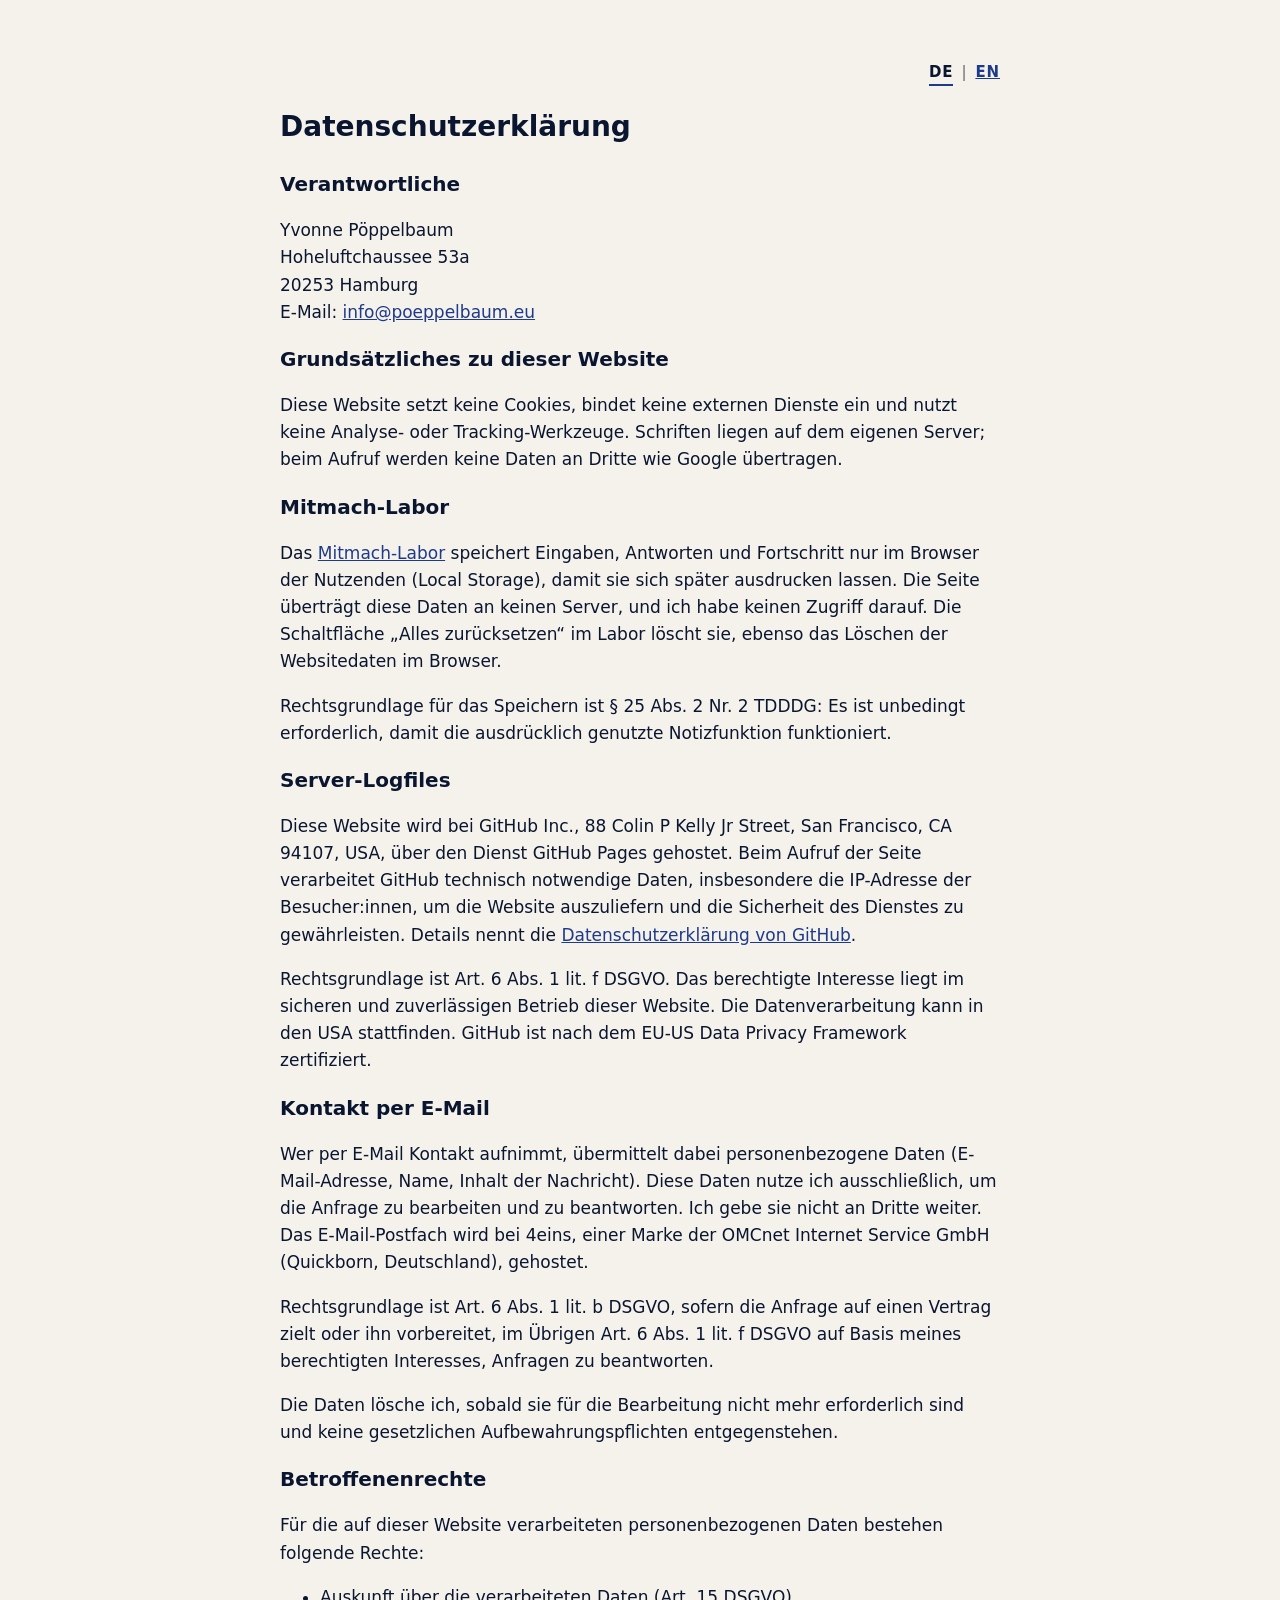
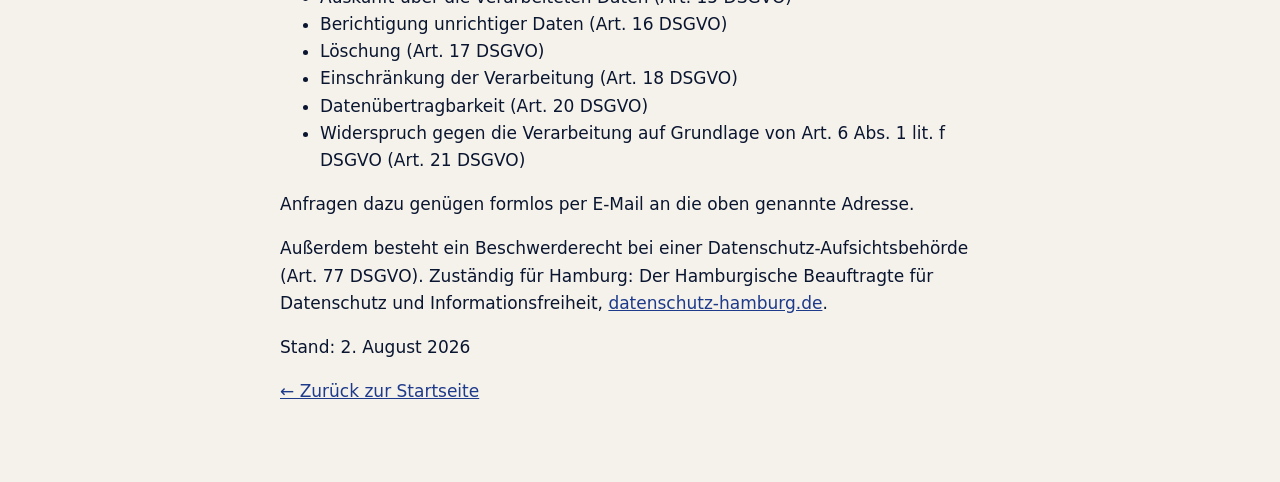
<file: datenschutz.html>
<!doctype html>
<html lang="de">
<head>
  <meta charset="utf-8">
  <meta name="viewport" content="width=device-width, initial-scale=1">
  <title>Datenschutz – Yvonne Pöppelbaum</title>
  <meta name="robots" content="noindex">
  <link rel="icon" href="img/favicon.ico">
  <style>
    body { margin: 0; background: #f5f2eb; color: #0a1530;
      font-family: system-ui, -apple-system, "Segoe UI", sans-serif;
      font-size: 17px; line-height: 1.6; }
    main { max-width: 720px; margin: 0 auto; padding: 60px 32px; }
    h1 { font-size: 28px; }
    h2 { font-size: 20px; }
    a { color: #1e3a8a; }
    .lang-switch { display: flex; justify-content: flex-end; gap: 8px; font-weight: 700; font-size: 15px; letter-spacing: 0.06em; }
    .lang-switch [aria-current] { border-bottom: 2px solid #1e3a8a; }
    .lang-switch .sep { color: #666; font-weight: 400; }
  </style>
</head>
<body>
  <main>
    <nav class="lang-switch" aria-label="Sprache"><span aria-current="true">DE</span><span class="sep" aria-hidden="true">|</span><a href="en/datenschutz.html" lang="en" hreflang="en" aria-label="English">EN</a></nav>
    <h1>Datenschutzerklärung</h1>
    <h2>Verantwortliche</h2>
    <p>
      Yvonne Pöppelbaum<br>
      Hoheluftchaussee 53a<br>
      20253 Hamburg<br>
      E-Mail: <a href="mailto:&#105;&#110;&#102;&#111;&#64;&#112;&#111;&#101;&#112;&#112;&#101;&#108;&#98;&#97;&#117;&#109;&#46;&#101;&#117;">&#105;&#110;&#102;&#111;&#64;&#112;&#111;&#101;&#112;&#112;&#101;&#108;&#98;&#97;&#117;&#109;&#46;&#101;&#117;</a>
    </p>
    <h2>Grundsätzliches zu dieser Website</h2>
    <p>Diese Website setzt keine Cookies, bindet keine externen Dienste ein und nutzt keine Analyse- oder Tracking-Werkzeuge. Schriften liegen auf dem eigenen Server; beim Aufruf werden keine Daten an Dritte wie Google übertragen.</p>
    <h2>Mitmach-Labor</h2>
    <p>Das <a href="labor/">Mitmach-Labor</a> speichert Eingaben, Antworten und Fortschritt nur im Browser der Nutzenden (Local Storage), damit sie sich später ausdrucken lassen. Die Seite überträgt diese Daten an keinen Server, und ich habe keinen Zugriff darauf. Die Schaltfläche „Alles zurücksetzen“ im Labor löscht sie, ebenso das Löschen der Websitedaten im Browser.</p>
    <p>Rechtsgrundlage für das Speichern ist § 25 Abs. 2 Nr. 2 TDDDG: Es ist unbedingt erforderlich, damit die ausdrücklich genutzte Notizfunktion funktioniert.</p>
    <h2>Server-Logfiles</h2>
    <p>Diese Website wird bei GitHub Inc., 88 Colin P Kelly Jr Street, San Francisco, CA 94107, USA, über den Dienst GitHub Pages gehostet. Beim Aufruf der Seite verarbeitet GitHub technisch notwendige Daten, insbesondere die IP-Adresse der Besucher:innen, um die Website auszuliefern und die Sicherheit des Dienstes zu gewährleisten. Details nennt die <a href="https://docs.github.com/site-policy/privacy-policies/github-privacy-statement" target="_blank" rel="noopener">Datenschutzerklärung von GitHub</a>.</p>
    <p>Rechtsgrundlage ist Art. 6 Abs. 1 lit. f DSGVO. Das berechtigte Interesse liegt im sicheren und zuverlässigen Betrieb dieser Website. Die Datenverarbeitung kann in den USA stattfinden. GitHub ist nach dem EU-US Data Privacy Framework zertifiziert.</p>
    <h2>Kontakt per E-Mail</h2>
    <p>Wer per E-Mail Kontakt aufnimmt, übermittelt dabei personenbezogene Daten (E-Mail-Adresse, Name, Inhalt der Nachricht). Diese Daten nutze ich ausschließlich, um die Anfrage zu bearbeiten und zu beantworten. Ich gebe sie nicht an Dritte weiter. Das E-Mail-Postfach wird bei 4eins, einer Marke der OMCnet Internet Service GmbH (Quickborn, Deutschland), gehostet.</p>
    <p>Rechtsgrundlage ist Art. 6 Abs. 1 lit. b DSGVO, sofern die Anfrage auf einen Vertrag zielt oder ihn vorbereitet, im Übrigen Art. 6 Abs. 1 lit. f DSGVO auf Basis meines berechtigten Interesses, Anfragen zu beantworten.</p>
    <p>Die Daten lösche ich, sobald sie für die Bearbeitung nicht mehr erforderlich sind und keine gesetzlichen Aufbewahrungspflichten entgegenstehen.</p>
    <h2>Betroffenenrechte</h2>
    <p>Für die auf dieser Website verarbeiteten personenbezogenen Daten bestehen folgende Rechte:</p>
    <ul>
      <li>Auskunft über die verarbeiteten Daten (Art. 15 DSGVO)</li>
      <li>Berichtigung unrichtiger Daten (Art. 16 DSGVO)</li>
      <li>Löschung (Art. 17 DSGVO)</li>
      <li>Einschränkung der Verarbeitung (Art. 18 DSGVO)</li>
      <li>Datenübertragbarkeit (Art. 20 DSGVO)</li>
      <li>Widerspruch gegen die Verarbeitung auf Grundlage von Art. 6 Abs. 1 lit. f DSGVO (Art. 21 DSGVO)</li>
    </ul>
    <p>Anfragen dazu genügen formlos per E-Mail an die oben genannte Adresse.</p>
    <p>Außerdem besteht ein Beschwerderecht bei einer Datenschutz-Aufsichtsbehörde (Art. 77 DSGVO). Zuständig für Hamburg: Der Hamburgische Beauftragte für Datenschutz und Informationsfreiheit, <a href="https://datenschutz-hamburg.de" target="_blank" rel="noopener">datenschutz-hamburg.de</a>.</p>
    <p>Stand: 2. August 2026</p>
    <p><a href="index.html">← Zurück zur Startseite</a></p>
  </main>
</body>
</html>
</file>
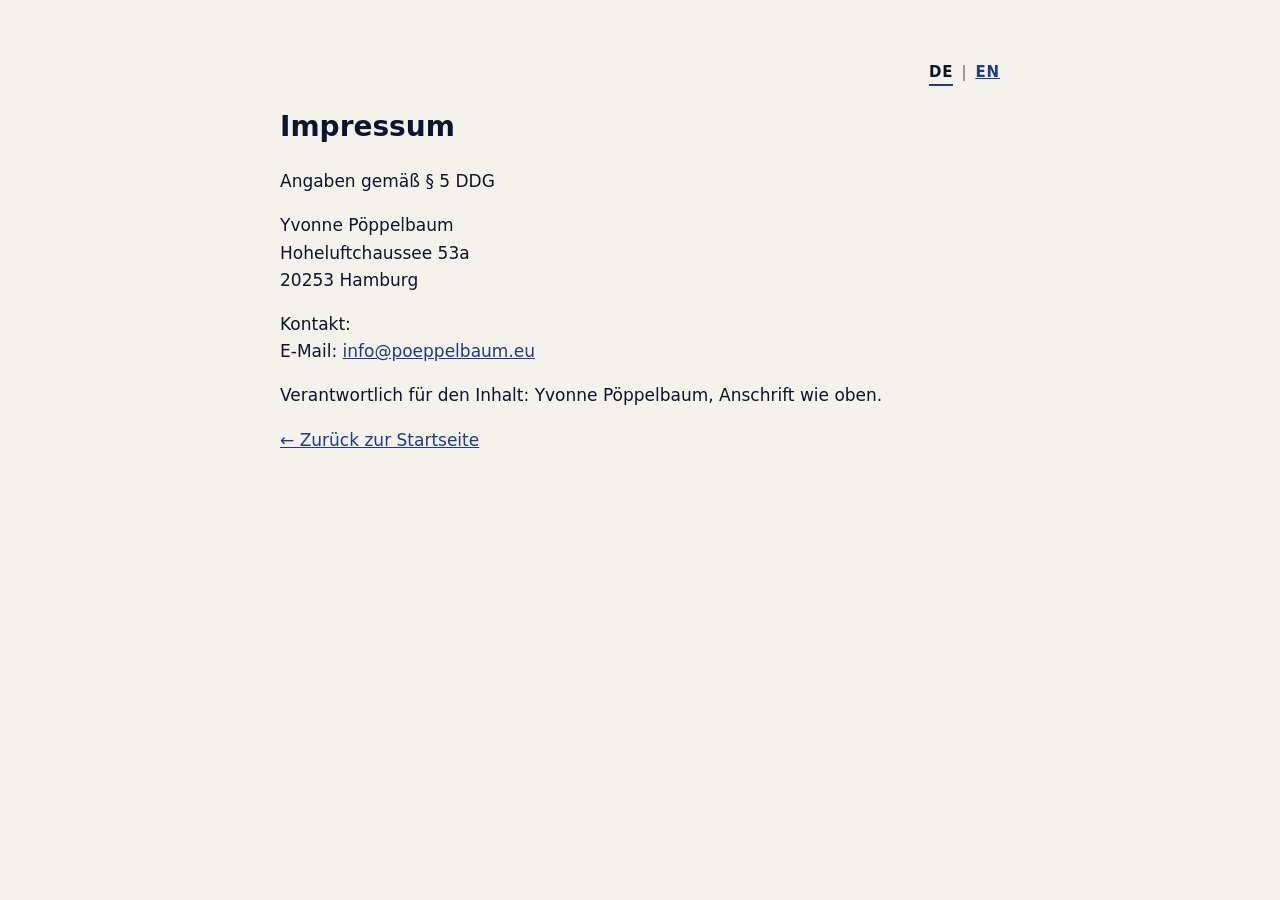
<file: impressum.html>
<!doctype html>
<html lang="de">
<head>
  <meta charset="utf-8">
  <meta name="viewport" content="width=device-width, initial-scale=1">
  <title>Impressum – Yvonne Pöppelbaum</title>
  <meta name="robots" content="noindex">
  <link rel="icon" href="img/favicon.ico">
  <style>
    body { margin: 0; background: #f5f2eb; color: #0a1530;
      font-family: system-ui, -apple-system, "Segoe UI", sans-serif;
      font-size: 17px; line-height: 1.6; }
    main { max-width: 720px; margin: 0 auto; padding: 60px 32px; }
    h1 { font-size: 28px; }
    a { color: #1e3a8a; }
    .lang-switch { display: flex; justify-content: flex-end; gap: 8px; font-weight: 700; font-size: 15px; letter-spacing: 0.06em; }
    .lang-switch [aria-current] { border-bottom: 2px solid #1e3a8a; }
    .lang-switch .sep { color: #666; font-weight: 400; }
  </style>
</head>
<body>
  <main>
    <nav class="lang-switch" aria-label="Sprache"><span aria-current="true">DE</span><span class="sep" aria-hidden="true">|</span><a href="en/impressum.html" lang="en" hreflang="en" aria-label="English">EN</a></nav>
    <h1>Impressum</h1>
    <p>Angaben gemäß § 5 DDG</p>
    <p>
      Yvonne Pöppelbaum<br>
      Hoheluftchaussee 53a<br>
      20253 Hamburg
    </p>
    <p>
      Kontakt:<br>
      E-Mail: <a href="mailto:&#105;&#110;&#102;&#111;&#64;&#112;&#111;&#101;&#112;&#112;&#101;&#108;&#98;&#97;&#117;&#109;&#46;&#101;&#117;">&#105;&#110;&#102;&#111;&#64;&#112;&#111;&#101;&#112;&#112;&#101;&#108;&#98;&#97;&#117;&#109;&#46;&#101;&#117;</a>
    </p>
    <p>Verantwortlich für den Inhalt: Yvonne Pöppelbaum, Anschrift wie oben.</p>
    <p><a href="index.html">← Zurück zur Startseite</a></p>
  </main>
</body>
</html>
</file>
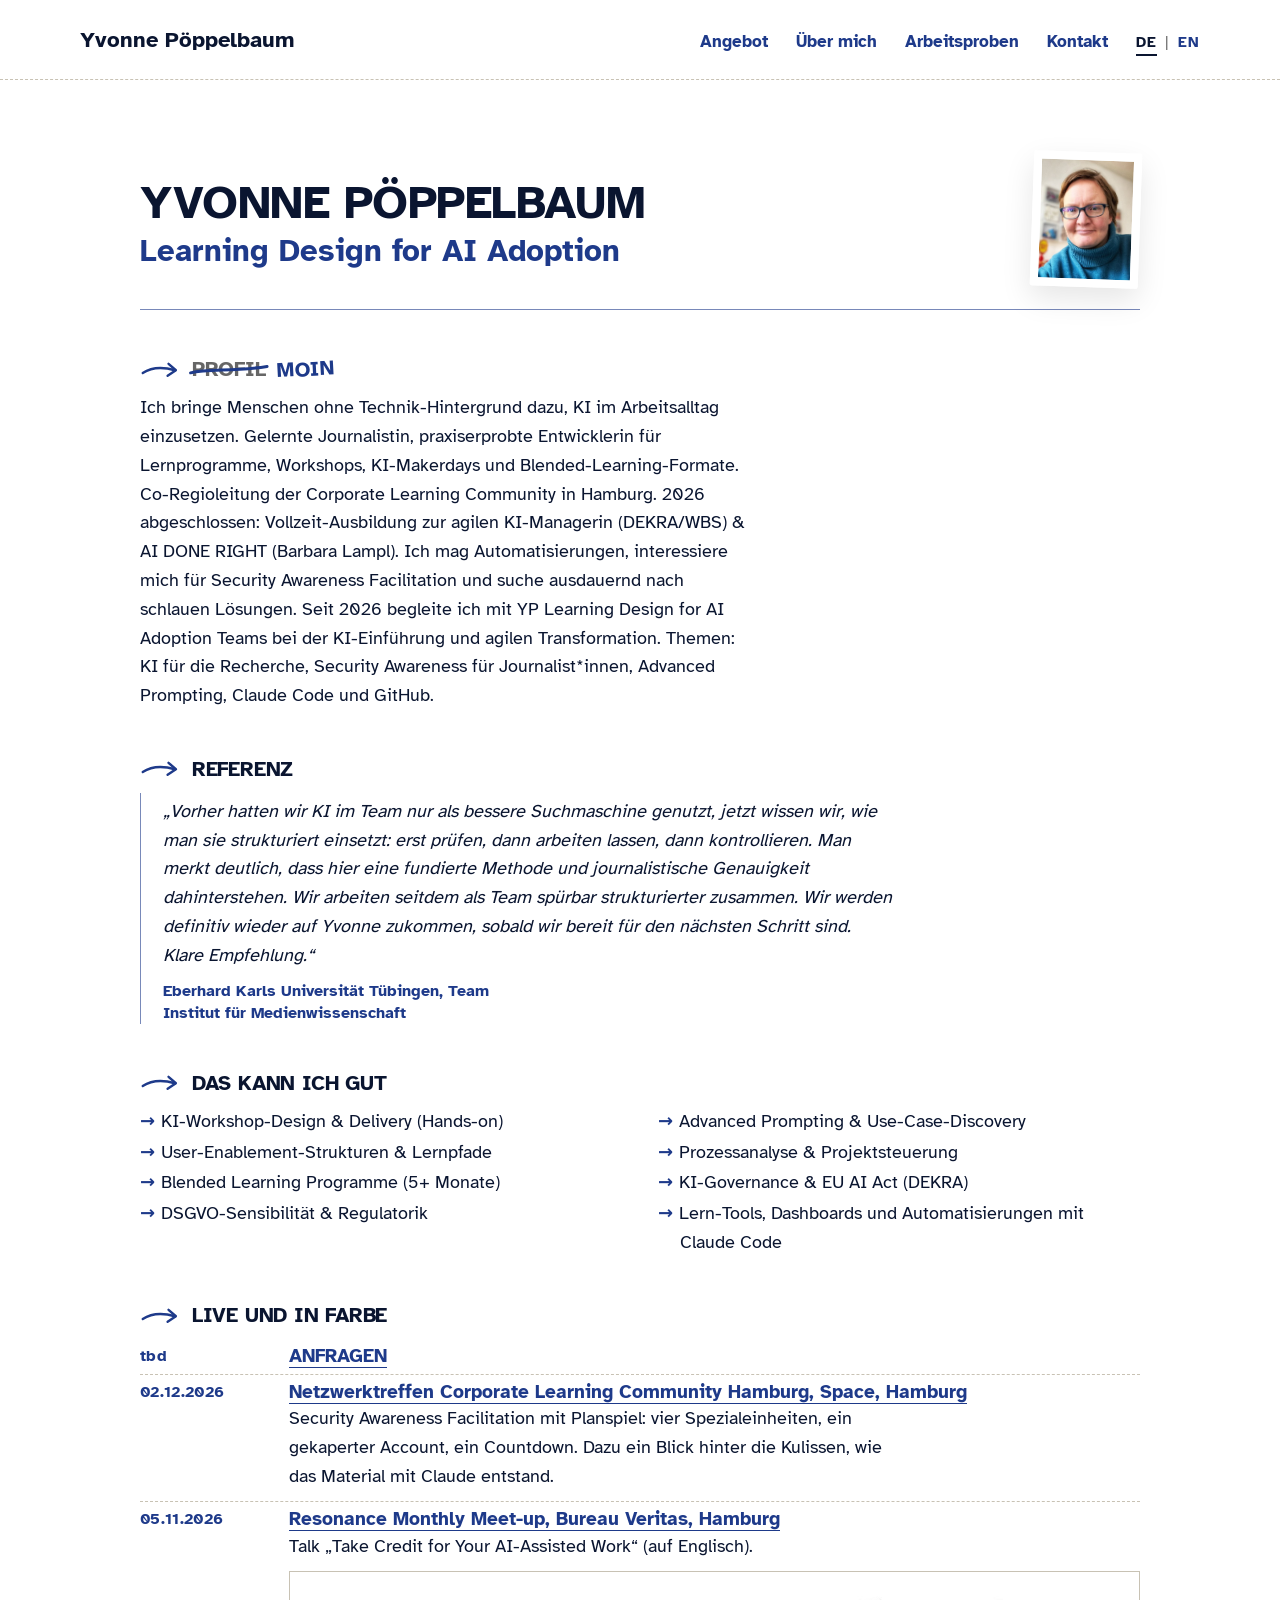
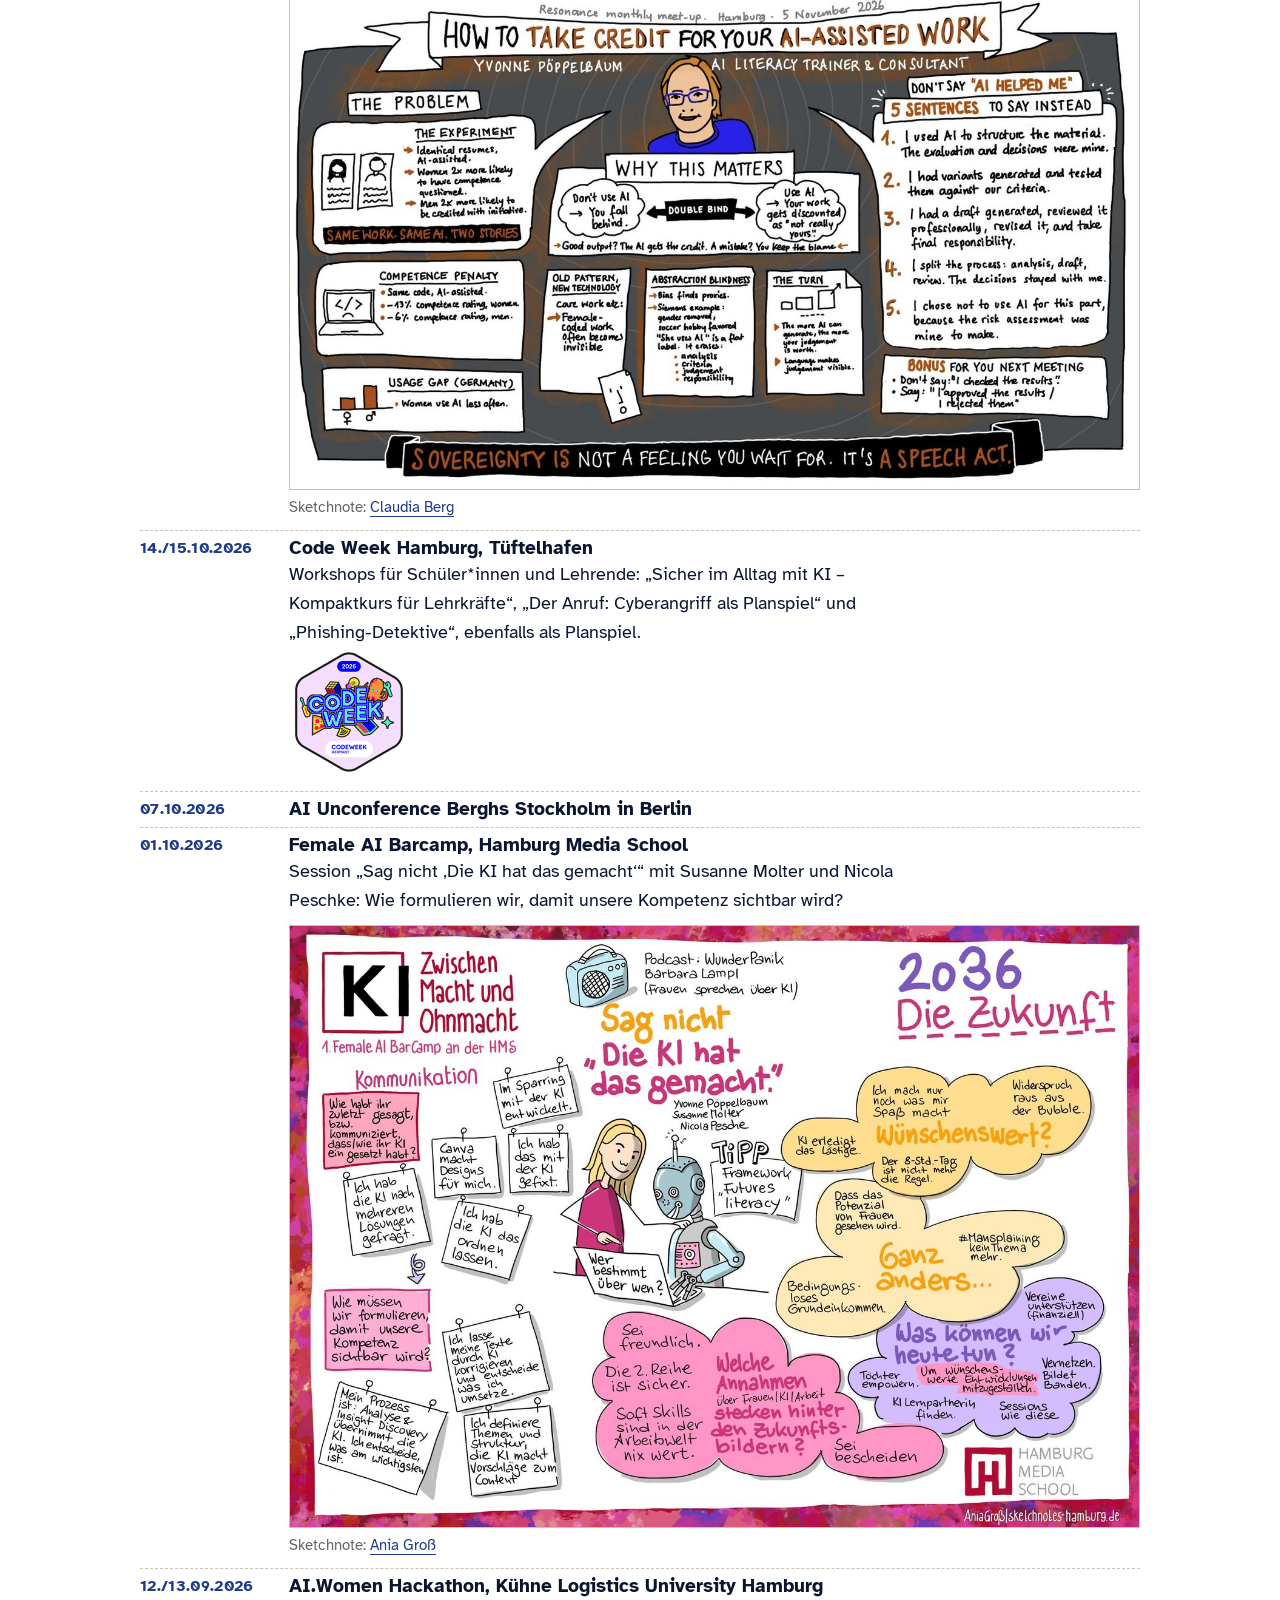
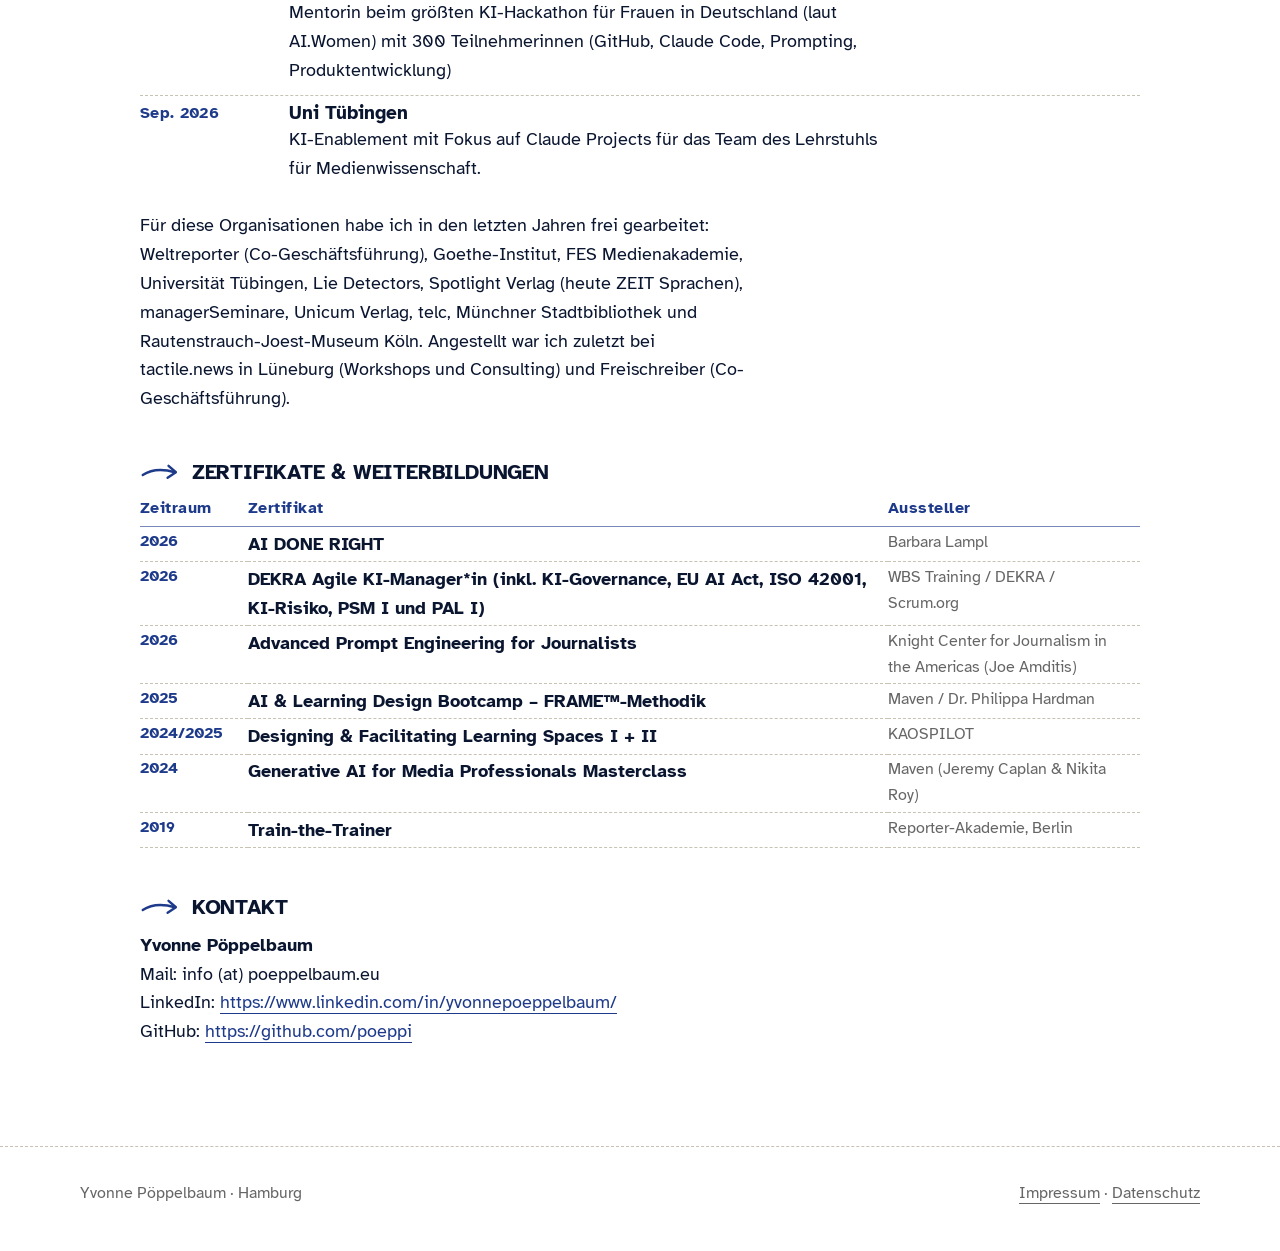
<file: ueber-mich.html>
<!doctype html>
<html lang="de">
<head>
  <meta charset="utf-8">
  <meta name="viewport" content="width=device-width, initial-scale=1">
  <title>Über mich – Yvonne Pöppelbaum</title>
  <meta name="description" content="Yvonne Pöppelbaum, Hamburg: Profil, Referenz, Termine und Weiterbildungen.">
  <meta name="robots" content="noindex">
  <link rel="icon" href="img/favicon.ico">
  <link rel="stylesheet" href="style.css">
  <style>
    /* Seitenspezifisch: Kopf der Lebenslauf-Seite. Die Lebenslauf-Bausteine (.cv) kommen aus style.css */
    .cv-page { max-width: 1160px; padding-top: 72px; padding-bottom: 100px; }
    .cv .head { display: grid; grid-template-columns: 1fr 108px; gap: 36px; align-items: center; padding-bottom: 13.5px; border-bottom: 1.5px solid rgba(30, 58, 138, 0.6); margin-bottom: 9px; }
    .cv .head h1 { font-size: 46.8px; line-height: 1.05; margin: 0 0 4.5px; }
    .cv .tagline { font-size: 30.6px; line-height: 1.2; }
    .cv .foto { width: 108px; height: auto; aspect-ratio: 4 / 5; object-fit: cover; border: 8.1px solid #fff; box-shadow: 0 12px 30px rgba(0, 0, 0, .10); transform: rotate(2deg); border-radius: 2px; }
    .addr { line-height: 1.6; }
    @media (max-width: 760px) {
      .cv-page { padding-top: 48px; padding-bottom: 72px; }
      .cv .head { grid-template-columns: 1fr 90px; gap: 20px; }
      .cv .head h1 { font-size: 34px; }
      .cv .foto { width: 90px; }
    }
  </style>
</head>
<body>
  <a class="skip-link" href="#main">Zum Inhalt springen</a>

  <header class="site-header">
    <div class="container">
      <a class="site-name" href="index.html">Yvonne Pöppelbaum</a>
      <div class="header-right">
        <nav class="site-nav" aria-label="Hauptnavigation">
          <a href="index.html#angebot">Angebot</a>
          <a href="index.html#person">Über mich</a>
          <a href="index.html#arbeitsproben">Arbeitsproben</a>
          <a href="index.html#kontakt">Kontakt</a>
        </nav>
        <nav class="lang-switch" aria-label="Sprache"><span aria-current="true">DE</span><span class="sep" aria-hidden="true">|</span><a href="en/index.html#person" lang="en" hreflang="en" aria-label="English">EN</a></nav>
      </div>
    </div>
  </header>

  <svg width="0" height="0" style="position:absolute" aria-hidden="true" focusable="false"><symbol id="arr" viewBox="0 0 44 24"><path d="M3 15 C 12 9, 24 8, 38 12" fill="none" stroke="#1e3a8a" stroke-width="2.6" stroke-linecap="round"></path><path d="M31 5 L 39 12 L 30 18" fill="none" stroke="#1e3a8a" stroke-width="2.6" stroke-linecap="round" stroke-linejoin="round"></path></symbol></svg>

  <main id="main" class="container cv-page">
    <div class="cv">
      <header class="head">
        <div>
          <h1>YVONNE PÖPPELBAUM</h1>
          <div class="tagline">Learning Design for AI Adoption</div>
        </div>
        <div style="position:relative"><img class="foto" src="img/ueber-mich-portrait.jpg" alt="Porträt von Yvonne Pöppelbaum: kurze braune Haare, dunkle Brille, petrolfarbener Rollkragenpullover" width="480" height="524"></div>
      </header>

      <h2><svg aria-hidden="true" focusable="false"><use href="#arr"></use></svg><span class="strike">PROFIL<svg viewBox="0 0 100 20" preserveAspectRatio="none" aria-hidden="true" focusable="false"><path d="M2 13 C 25 8, 55 12, 98 6" fill="none" stroke="#1e3a8a" stroke-width="3" stroke-linecap="round" vector-effect="non-scaling-stroke"></path></svg></span><span class="moin">MOIN</span></h2>
      <p>Ich bringe Menschen ohne Technik-Hintergrund dazu, KI im Arbeitsalltag einzusetzen. Gelernte Journalistin, praxiserprobte Entwicklerin für Lernprogramme, Workshops, KI-Makerdays und Blended-Learning-Formate. Co-Regioleitung der Corporate Learning Community in Hamburg. 2026 abgeschlossen: Vollzeit-Ausbildung zur agilen KI-Managerin (DEKRA/WBS) &amp; AI DONE RIGHT (Barbara Lampl). Ich mag Automatisierungen, interessiere mich für Security Awareness Facilitation und suche ausdauernd nach schlauen Lösungen. Seit 2026 begleite ich mit YP Learning Design for AI Adoption Teams bei der KI-Einführung und agilen Transformation. Themen: KI für die Recherche, Security Awareness für Journalist*innen, Advanced Prompting, Claude Code und GitHub.</p>

      <h2><svg aria-hidden="true" focusable="false"><use href="#arr"></use></svg>REFERENZ</h2>
      <blockquote class="ref">„Vorher hatten wir KI im Team nur als bessere Suchmaschine genutzt, jetzt wissen wir, wie man sie strukturiert einsetzt: erst prüfen, dann arbeiten lassen, dann kontrollieren. Man merkt deutlich, dass hier eine fundierte Methode und journalistische Genauigkeit dahinterstehen. Wir arbeiten seitdem als Team spürbar strukturierter zusammen. Wir werden definitiv wieder auf Yvonne zukommen, sobald wir bereit für den nächsten Schritt sind. Klare Empfehlung.“<footer>Eberhard Karls Universität Tübingen, Team<br>Institut für Medienwissenschaft</footer></blockquote>

      <h2><svg aria-hidden="true" focusable="false"><use href="#arr"></use></svg>DAS KANN ICH GUT</h2>
      <ul class="arrows cols">
        <li>KI-Workshop-Design &amp; Delivery (Hands-on)</li>
        <li>User-Enablement-Strukturen &amp; Lernpfade</li>
        <li>Blended Learning Programme (5+ Monate)</li>
        <li>DSGVO-Sensibilität &amp; Regulatorik</li>
        <li>Advanced Prompting &amp; Use-Case-Discovery</li>
        <li>Prozessanalyse &amp; Projektsteuerung</li>
        <li>KI-Governance &amp; EU AI Act (DEKRA)</li>
        <li>Lern-Tools, Dashboards und Automatisierungen mit Claude Code</li>
      </ul>

      <h2><svg aria-hidden="true" focusable="false"><use href="#arr"></use></svg>LIVE UND IN FARBE</h2>
      <div class="row"><div class="when">tbd</div><div><div class="role"><a href="mailto:&#105;&#110;&#102;&#111;&#64;&#112;&#111;&#101;&#112;&#112;&#101;&#108;&#98;&#97;&#117;&#109;&#46;&#101;&#117;">ANFRAGEN</a></div></div></div>
      <div class="row"><div class="when">02.12.2026</div><div><div class="role"><a href="https://colearn.de/event/security-awareness-facilitation-mit-planspiel-in-hamburg/" target="_blank" rel="noopener">Netzwerktreffen Corporate Learning Community Hamburg, Space, Hamburg</a></div><p>Security Awareness Facilitation mit Planspiel: vier Spezialeinheiten, ein gekaperter Account, ein Countdown. Dazu ein Blick hinter die Kulissen, wie das Material mit Claude entstand.</p></div></div>
      <div class="row"><div class="when">05.11.2026</div><div><div class="role"><a href="https://luma.com/4hdvdpq0" target="_blank" rel="noopener">Resonance Monthly Meet-up, Bureau Veritas, Hamburg</a></div><p>Talk „Take Credit for Your AI-Assisted Work“ (auf Englisch).</p><figure class="sketchnote"><img src="img/sketchnote-resonance.jpg" alt="Sketchnote zum Talk „How to take credit for your AI-assisted work“: links das Problem (Experiment mit identischen Lebensläufen, Competence Penalty, Usage Gap), in der Mitte der Double Bind, rechts fünf Sätze, die man statt „AI helped me“ sagen kann, unten der Schlusssatz „Sovereignty is not a feeling you wait for. It’s a speech act.“" width="1400" height="852" loading="lazy"><figcaption>Sketchnote: <a href="https://www.linkedin.com/in/claudia-berg-missing-media-solutions/" target="_blank" rel="noopener">Claudia Berg</a></figcaption></figure></div></div>
      <div class="row"><div class="when">14./15.10.2026</div><div><div class="role">Code Week Hamburg, Tüftelhafen</div><p>Workshops für Schüler*innen und Lehrende: „Sicher im Alltag mit KI – Kompaktkurs für Lehrkräfte“, „Der Anruf: Cyberangriff als Planspiel“ und „Phishing-Detektive“, ebenfalls als Planspiel.</p><p><img src="img/badge-codeweek-2026.png" alt="Teilnahmebadge Code Week Germany 2026" width="120" height="120" loading="lazy"></p></div></div>
      <div class="row"><div class="when">07.10.2026</div><div><div class="role">AI Unconference Berghs Stockholm in Berlin</div></div></div>
      <div class="row"><div class="when">01.10.2026</div><div><div class="role">Female AI Barcamp, Hamburg Media School</div><p>Session „Sag nicht ‚Die KI hat das gemacht‘“ mit Susanne Molter und Nicola Peschke: Wie formulieren wir, damit unsere Kompetenz sichtbar wird?</p><figure class="sketchnote"><img src="img/sketchnote-barcamp.jpg" alt="Sketchnote zur Session „Sag nicht ‚Die KI hat das gemacht‘“ beim 1. Female AI Barcamp an der HMS: links Sätze, mit denen man den eigenen KI-Einsatz benennt, etwa „Ich definiere Themen und Struktur, die KI macht Vorschläge zum Content“; in der Mitte eine Frau und ein Roboter am Laptop mit der Frage „Wer bestimmt über wen?“; rechts Wolken zur Zukunft 2036 mit den Fragen „Wünschenswert?“, „Welche Annahmen über Frauen, KI und Arbeit stecken hinter den Zukunftsbildern?“ und „Was können wir heute tun?“" width="1400" height="990" loading="lazy"><figcaption>Sketchnote: <a href="https://sketchnotes-hamburg.de/graphic-recording-sketchnotes-visuelle-protokolle-2/" target="_blank" rel="noopener">Ania Groß</a></figcaption></figure></div></div>
      <div class="row"><div class="when">12./13.09.2026</div><div><div class="role">AI.Women Hackathon, Kühne Logistics University Hamburg</div><p>Mentorin beim größten KI-Hackathon für Frauen in Deutschland (laut AI.Women) mit 300 Teilnehmerinnen (GitHub, Claude Code, Prompting, Produktentwicklung)</p></div></div>
      <div class="row"><div class="when">Sep. 2026</div><div><div class="role">Uni Tübingen</div><p>KI-Enablement mit Fokus auf Claude Projects für das Team des Lehrstuhls für Medienwissenschaft.</p></div></div>
      <p class="orgs">Für diese Organisationen habe ich in den letzten Jahren frei gearbeitet: Weltreporter (Co-Geschäftsführung), Goethe-Institut, FES Medienakademie, Universität Tübingen, Lie Detectors, Spotlight Verlag (heute ZEIT Sprachen), managerSeminare, Unicum Verlag, telc, Münchner Stadtbibliothek und Rautenstrauch-Joest-Museum Köln. Angestellt war ich zuletzt bei tactile.news in Lüneburg (Workshops und Consulting) und Freischreiber (Co-Geschäftsführung).</p>

      <h2><svg aria-hidden="true" focusable="false"><use href="#arr"></use></svg>ZERTIFIKATE &amp; WEITERBILDUNGEN</h2>
      <table class="certs">
        <thead><tr><th>Zeitraum</th><th>Zertifikat</th><th>Aussteller</th></tr></thead>
        <tbody>
          <tr><td>2026</td><td>AI DONE RIGHT</td><td>Barbara Lampl</td></tr>
          <tr><td>2026</td><td>DEKRA Agile KI-Manager*in (inkl. KI-Governance, EU AI Act, ISO 42001, KI-Risiko, PSM I und PAL I)</td><td>WBS Training / DEKRA / Scrum.org</td></tr>
          <tr><td>2026</td><td>Advanced Prompt Engineering for Journalists</td><td>Knight Center for Journalism in the Americas (Joe Amditis)</td></tr>
          <tr><td>2025</td><td>AI &amp; Learning Design Bootcamp – FRAME™-Methodik</td><td>Maven / Dr. Philippa Hardman</td></tr>
          <tr><td>2024/2025</td><td>Designing &amp; Facilitating Learning Spaces I + II</td><td>KAOSPILOT</td></tr>
          <tr><td>2024</td><td>Generative AI for Media Professionals Masterclass</td><td>Maven (Jeremy Caplan &amp; Nikita Roy)</td></tr>
          <tr><td>2019</td><td>Train-the-Trainer</td><td>Reporter-Akademie, Berlin</td></tr>
        </tbody>
      </table>

      <h2><svg aria-hidden="true" focusable="false"><use href="#arr"></use></svg>KONTAKT</h2>
      <div class="addr"><b style="font-weight:700">Yvonne Pöppelbaum</b><br>Mail: info (at) poeppelbaum.eu<br>LinkedIn: <a href="https://www.linkedin.com/in/yvonnepoeppelbaum/" rel="me noopener" target="_blank">https://www.linkedin.com/in/yvonnepoeppelbaum/</a><br>GitHub: <a href="https://github.com/poeppi" rel="me noopener" target="_blank">https://github.com/poeppi</a></div>
    </div>
  </main>

  <footer class="site-footer">
    <div class="container">
      <span>Yvonne Pöppelbaum · Hamburg</span>
      <span>
        <a href="impressum.html">Impressum</a> ·
        <a href="datenschutz.html">Datenschutz</a>
      </span>
    </div>
  </footer>
</body>
</html>
</file>
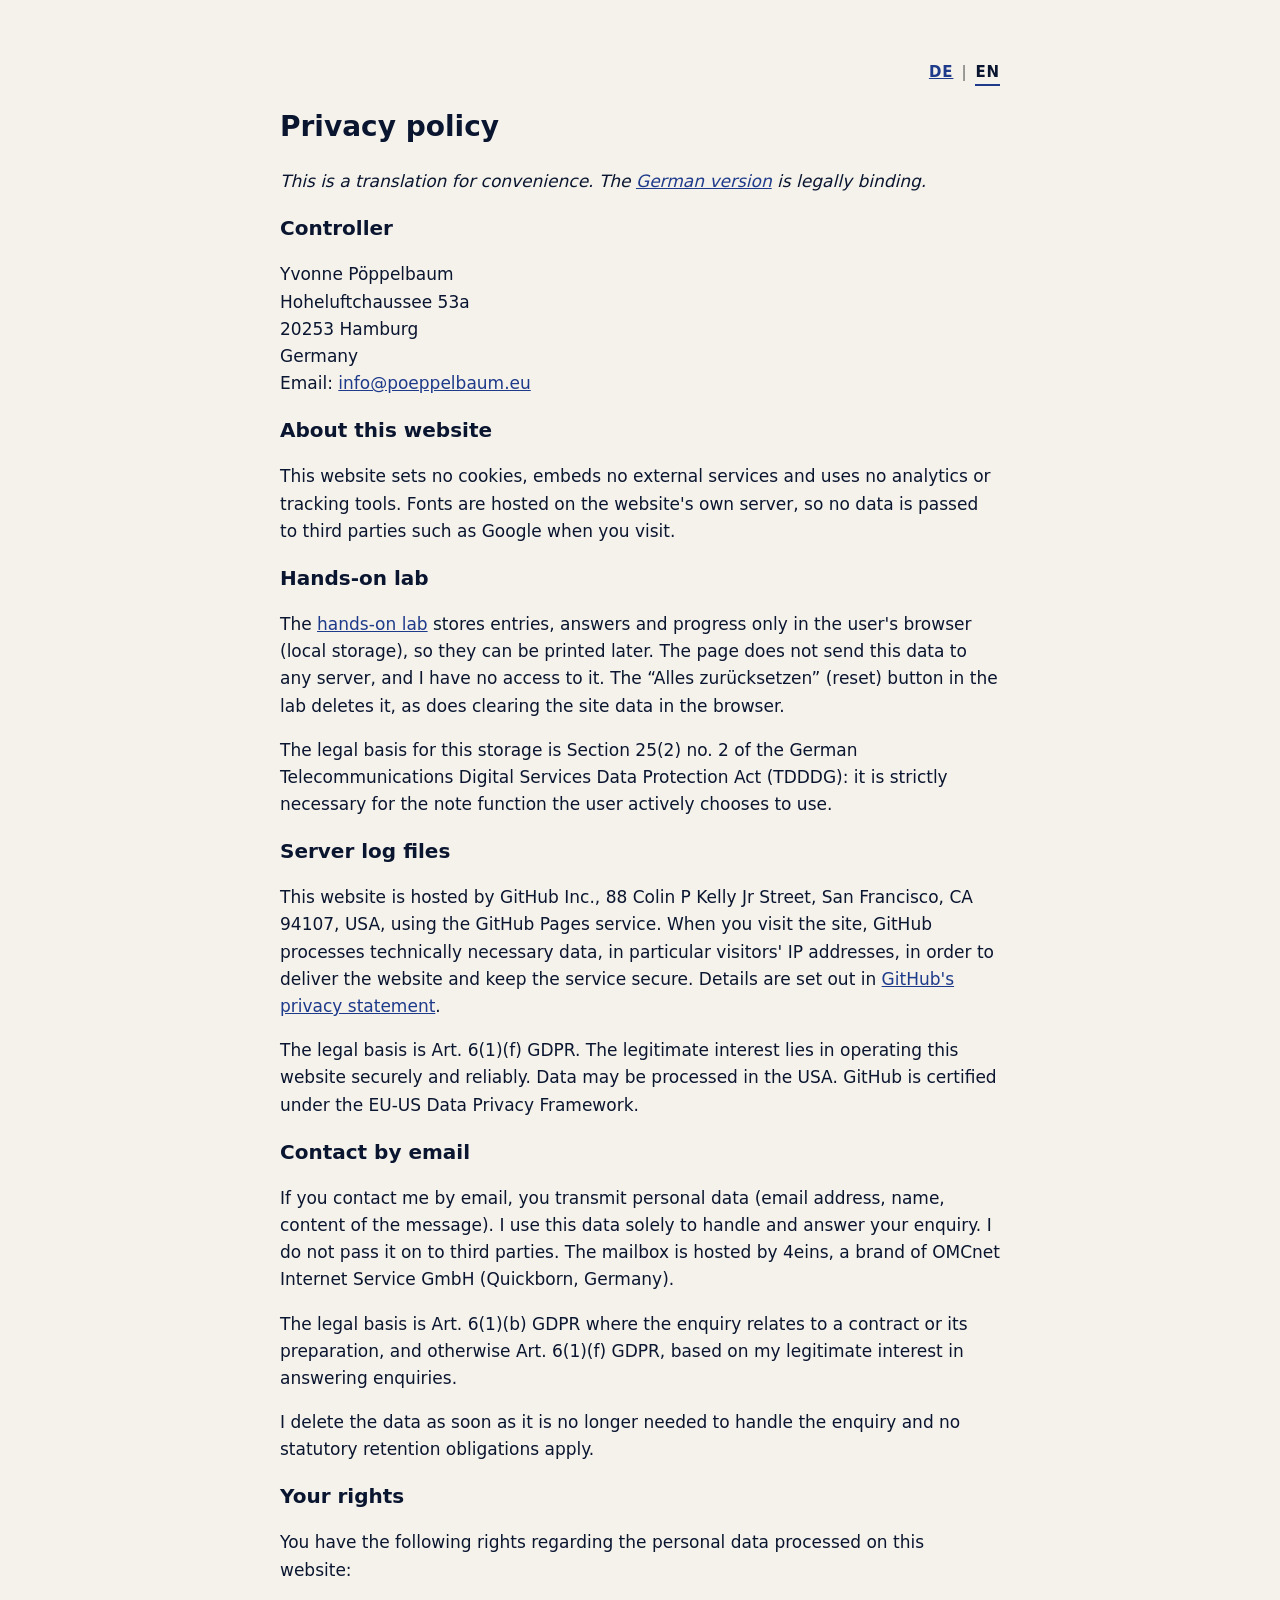
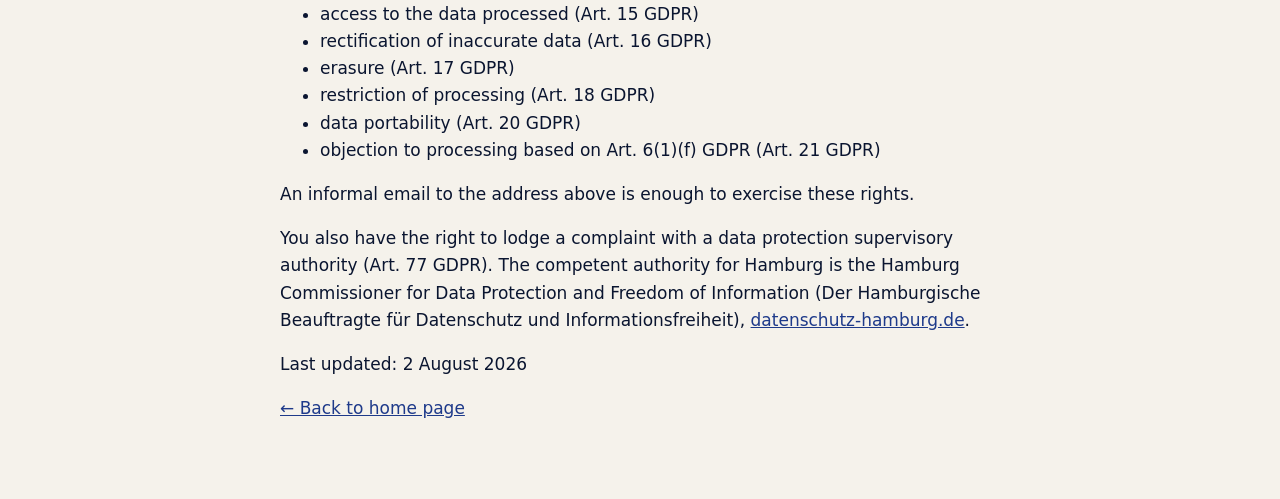
<file: en/datenschutz.html>
<!doctype html>
<html lang="en">
<head>
  <meta charset="utf-8">
  <meta name="viewport" content="width=device-width, initial-scale=1">
  <title>Privacy policy – Yvonne Pöppelbaum</title>
  <meta name="robots" content="noindex">
  <link rel="icon" href="../img/favicon.ico">
  <style>
    body { margin: 0; background: #f5f2eb; color: #0a1530;
      font-family: system-ui, -apple-system, "Segoe UI", sans-serif;
      font-size: 17px; line-height: 1.6; }
    main { max-width: 720px; margin: 0 auto; padding: 60px 32px; }
    h1 { font-size: 28px; }
    h2 { font-size: 20px; }
    a { color: #1e3a8a; }
    .lang-switch { display: flex; justify-content: flex-end; gap: 8px; font-weight: 700; font-size: 15px; letter-spacing: 0.06em; }
    .lang-switch [aria-current] { border-bottom: 2px solid #1e3a8a; }
    .lang-switch .sep { color: #666; font-weight: 400; }
    .binding { font-style: italic; }
  </style>
</head>
<body>
  <main>
    <nav class="lang-switch" aria-label="Language"><a href="../datenschutz.html" lang="de" hreflang="de" aria-label="Deutsch">DE</a><span class="sep" aria-hidden="true">|</span><span aria-current="true">EN</span></nav>
    <h1>Privacy policy</h1>
    <p class="binding">This is a translation for convenience. The <a href="../datenschutz.html" hreflang="de">German version</a> is legally binding.</p>
    <h2>Controller</h2>
    <p>
      Yvonne Pöppelbaum<br>
      Hoheluftchaussee 53a<br>
      20253 Hamburg<br>
      Germany<br>
      Email: <a href="mailto:&#105;&#110;&#102;&#111;&#64;&#112;&#111;&#101;&#112;&#112;&#101;&#108;&#98;&#97;&#117;&#109;&#46;&#101;&#117;">&#105;&#110;&#102;&#111;&#64;&#112;&#111;&#101;&#112;&#112;&#101;&#108;&#98;&#97;&#117;&#109;&#46;&#101;&#117;</a>
    </p>
    <h2>About this website</h2>
    <p>This website sets no cookies, embeds no external services and uses no analytics or tracking tools. Fonts are hosted on the website's own server, so no data is passed to third parties such as Google when you visit.</p>
    <h2>Hands-on lab</h2>
    <p>The <a href="../labor/" hreflang="de">hands-on lab</a> stores entries, answers and progress only in the user's browser (local storage), so they can be printed later. The page does not send this data to any server, and I have no access to it. The “Alles zurücksetzen” (reset) button in the lab deletes it, as does clearing the site data in the browser.</p>
    <p>The legal basis for this storage is Section 25(2) no. 2 of the German Telecommunications Digital Services Data Protection Act (TDDDG): it is strictly necessary for the note function the user actively chooses to use.</p>
    <h2>Server log files</h2>
    <p>This website is hosted by GitHub Inc., 88 Colin P Kelly Jr Street, San Francisco, CA 94107, USA, using the GitHub Pages service. When you visit the site, GitHub processes technically necessary data, in particular visitors' IP addresses, in order to deliver the website and keep the service secure. Details are set out in <a href="https://docs.github.com/site-policy/privacy-policies/github-privacy-statement" target="_blank" rel="noopener">GitHub's privacy statement</a>.</p>
    <p>The legal basis is Art. 6(1)(f) GDPR. The legitimate interest lies in operating this website securely and reliably. Data may be processed in the USA. GitHub is certified under the EU-US Data Privacy Framework.</p>
    <h2>Contact by email</h2>
    <p>If you contact me by email, you transmit personal data (email address, name, content of the message). I use this data solely to handle and answer your enquiry. I do not pass it on to third parties. The mailbox is hosted by 4eins, a brand of OMCnet Internet Service GmbH (Quickborn, Germany).</p>
    <p>The legal basis is Art. 6(1)(b) GDPR where the enquiry relates to a contract or its preparation, and otherwise Art. 6(1)(f) GDPR, based on my legitimate interest in answering enquiries.</p>
    <p>I delete the data as soon as it is no longer needed to handle the enquiry and no statutory retention obligations apply.</p>
    <h2>Your rights</h2>
    <p>You have the following rights regarding the personal data processed on this website:</p>
    <ul>
      <li>access to the data processed (Art. 15 GDPR)</li>
      <li>rectification of inaccurate data (Art. 16 GDPR)</li>
      <li>erasure (Art. 17 GDPR)</li>
      <li>restriction of processing (Art. 18 GDPR)</li>
      <li>data portability (Art. 20 GDPR)</li>
      <li>objection to processing based on Art. 6(1)(f) GDPR (Art. 21 GDPR)</li>
    </ul>
    <p>An informal email to the address above is enough to exercise these rights.</p>
    <p>You also have the right to lodge a complaint with a data protection supervisory authority (Art. 77 GDPR). The competent authority for Hamburg is the Hamburg Commissioner for Data Protection and Freedom of Information (<span lang="de">Der Hamburgische Beauftragte für Datenschutz und Informationsfreiheit</span>), <a href="https://datenschutz-hamburg.de" target="_blank" rel="noopener">datenschutz-hamburg.de</a>.</p>
    <p>Last updated: 2 August 2026</p>
    <p><a href="index.html">← Back to home page</a></p>
  </main>
</body>
</html>
</file>
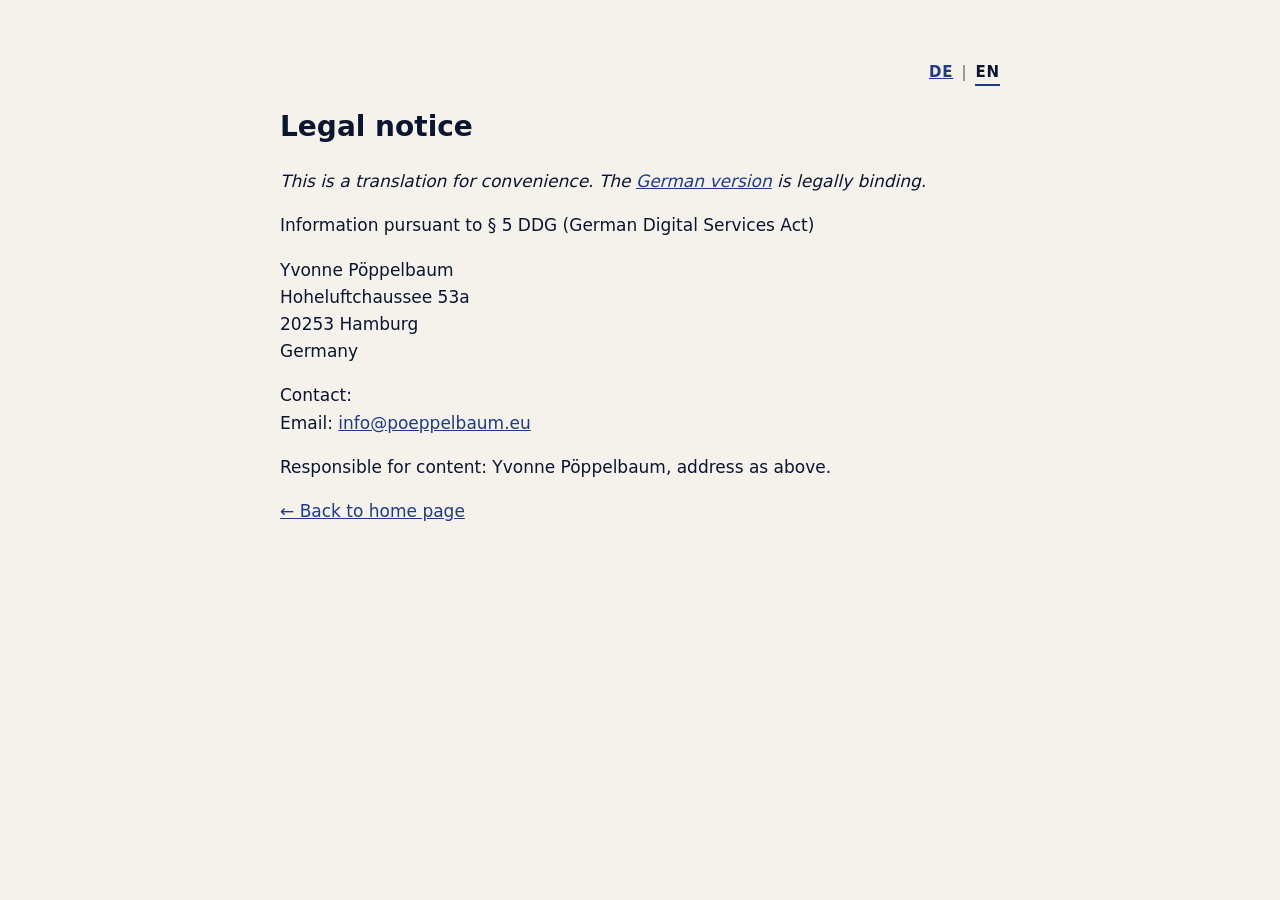
<file: en/impressum.html>
<!doctype html>
<html lang="en">
<head>
  <meta charset="utf-8">
  <meta name="viewport" content="width=device-width, initial-scale=1">
  <title>Legal notice – Yvonne Pöppelbaum</title>
  <meta name="robots" content="noindex">
  <link rel="icon" href="../img/favicon.ico">
  <style>
    body { margin: 0; background: #f5f2eb; color: #0a1530;
      font-family: system-ui, -apple-system, "Segoe UI", sans-serif;
      font-size: 17px; line-height: 1.6; }
    main { max-width: 720px; margin: 0 auto; padding: 60px 32px; }
    h1 { font-size: 28px; }
    a { color: #1e3a8a; }
    .lang-switch { display: flex; justify-content: flex-end; gap: 8px; font-weight: 700; font-size: 15px; letter-spacing: 0.06em; }
    .lang-switch [aria-current] { border-bottom: 2px solid #1e3a8a; }
    .lang-switch .sep { color: #666; font-weight: 400; }
    .binding { font-style: italic; }
  </style>
</head>
<body>
  <main>
    <nav class="lang-switch" aria-label="Language"><a href="../impressum.html" lang="de" hreflang="de" aria-label="Deutsch">DE</a><span class="sep" aria-hidden="true">|</span><span aria-current="true">EN</span></nav>
    <h1>Legal notice</h1>
    <p class="binding">This is a translation for convenience. The <a href="../impressum.html" hreflang="de">German version</a> is legally binding.</p>
    <p>Information pursuant to § 5 DDG (German Digital Services Act)</p>
    <p>
      Yvonne Pöppelbaum<br>
      Hoheluftchaussee 53a<br>
      20253 Hamburg<br>
      Germany
    </p>
    <p>
      Contact:<br>
      Email: <a href="mailto:&#105;&#110;&#102;&#111;&#64;&#112;&#111;&#101;&#112;&#112;&#101;&#108;&#98;&#97;&#117;&#109;&#46;&#101;&#117;">&#105;&#110;&#102;&#111;&#64;&#112;&#111;&#101;&#112;&#112;&#101;&#108;&#98;&#97;&#117;&#109;&#46;&#101;&#117;</a>
    </p>
    <p>Responsible for content: Yvonne Pöppelbaum, address as above.</p>
    <p><a href="index.html">← Back to home page</a></p>
  </main>
</body>
</html>
</file>
<file: style.css>
/* ============================================================
   Yvonne Pöppelbaum – Website
   Design-System: design-system-yvonne.md
   Schrift selbst gehostet (DSGVO): Atkinson Hyperlegible (OFL),
   Lizenz in /fonts/. Seit 14.11.2026 nur noch diese eine Schrift
   (Variante 2, weißer Grund); Permanent Marker und Caveat liegen im
   Archiv außerhalb der Website. Gezeichnete Elemente bleiben.
   ============================================================ */

/* Kein preload: der bricht lokal (file://) alle Schriften. */
@font-face {
  font-family: 'Atkinson Hyperlegible';
  src: url('fonts/atkinson-hyperlegible-400.woff2') format('woff2');
  font-weight: 400;
  font-display: swap;
}
@font-face {
  font-family: 'Atkinson Hyperlegible';
  src: url('fonts/atkinson-hyperlegible-700.woff2') format('woff2');
  font-weight: 700;
  font-display: swap;
}

:root {
  --ink: #0a1530;
  --accent: #1e3a8a;
  --paper: #ffffff;
  --paper-light: #f4f6f9;   /* abgesetzte Abschnitte: kühles, sehr helles Grau */
  --rule: rgba(30, 58, 138, 0.2);
  --muted: #666;
  --body: 'Atkinson Hyperlegible', system-ui, sans-serif;
  --display: var(--body);   /* Überschriften: dieselbe Schrift, fett */
}

* { box-sizing: border-box; }

html { scroll-behavior: smooth; }
@media (prefers-reduced-motion: reduce) {
  html { scroll-behavior: auto; }
}

body {
  margin: 0;
  background: var(--paper);
  color: var(--ink);
  font-family: var(--body);
  font-size: 18px;
  line-height: 1.6;
}

/* ---------- Typografie ---------- */

h1, h2, h3 {
  font-family: var(--display);
  font-weight: 700;
  letter-spacing: -0.01em;
  line-height: 1.1;
  margin: 0 0 0.4em;
}
h1 { font-size: clamp(38px, 5.6vw, 68px); }
h2 { font-size: clamp(28px, 3.4vw, 38px); }
h3 { font-size: clamp(21px, 2.1vw, 24px); color: var(--accent); }

p { margin: 0 0 1em; max-width: 34em; }

a {
  color: var(--accent);
  text-decoration: none;
  border-bottom: 1.5px solid currentColor;
}
a:hover { border-bottom-width: 2.5px; }

:focus-visible {
  outline: 3px solid var(--accent);
  outline-offset: 3px;
  border-radius: 2px;
}

strong { font-weight: 700; }

.tagline {
  font-size: 21px;
  font-weight: 700;
  color: var(--accent);
  margin: 0;
}

/* Handgezogene Unterstreichung */
.u-hand {
  background: linear-gradient(104deg,
    transparent 0.5em,
    rgba(30, 58, 138, 0.35) 0.5em,
    rgba(30, 58, 138, 0.35) calc(100% - 0.4em),
    transparent calc(100% - 0.4em));
  background-size: 100% 0.28em;
  background-position: 0 92%;
  background-repeat: no-repeat;
}

/* ---------- Layout ---------- */

.container {
  max-width: 1280px;
  margin: 0 auto;
  padding: 0 80px;
}

.section { padding: 100px 0; }
.section--alt {
  background: var(--paper-light);
  border-top: 1.5px solid var(--rule);
  border-bottom: 1.5px solid var(--rule);
}

.skip-link {
  position: absolute;
  left: -9999px;
  background: var(--accent);
  color: var(--paper);
  padding: 10px 18px;
  border: none;
  z-index: 10;
}
.skip-link:focus { left: 16px; top: 16px; }

/* ---------- Header ---------- */

/* Kopf bleibt beim Scrollen stehen (nur Desktop, siehe Mobile-Block unten) */
.site-header {
  padding: 22px 0;
  border-bottom: 1px dashed #c8c2b4;
  position: sticky;
  top: 0;
  z-index: 5;
  background: var(--paper);
}
html { scroll-padding-top: 48px; }   /* Sprungziele nicht unter dem Kopf verstecken */
.site-header .container {
  display: flex;
  flex-wrap: wrap;
  align-items: baseline;
  justify-content: space-between;
  gap: 12px 28px;
}
.site-name {
  font-family: var(--display);
  font-weight: 700;
  font-size: 22px;
  color: var(--ink);
  border-bottom: none;
}
.site-nav { display: flex; flex-wrap: wrap; gap: 6px 28px; }
.site-nav a {
  font-weight: 700;
  font-size: 17px;
  border-bottom: none;
}
.site-nav a:hover,
.site-nav a:focus-visible { border-bottom: 2.5px solid var(--accent); }

/* Sprachumschalter DE | EN: aktive Sprache unterstrichen, kein Link */
.header-right { display: flex; flex-wrap: wrap; align-items: baseline; gap: 6px 28px; }
.lang-switch {
  display: flex;
  align-items: baseline;
  gap: 8px;
  font-family: var(--body);
  font-weight: 700;
  font-size: 15px;
  letter-spacing: 0.06em;
}
.lang-switch a { border-bottom: none; }
.lang-switch a:hover,
.lang-switch a:focus-visible { border-bottom: 2px solid var(--accent); }
.lang-switch [aria-current] { color: var(--ink); border-bottom: 2px solid var(--ink); }
.lang-switch .sep { color: var(--muted); font-weight: 400; }

/* ---------- Hero ---------- */

.hero { padding: 110px 0 120px; }
.hero h1 { max-width: 12em; }
.hero .intro { font-size: 21px; max-width: 26em; margin-top: 0.6em; }
.hero .ident { margin-top: 2.2em; }
.hero .ident .name {
  font-family: var(--display);
  font-weight: 700;
  font-size: 26px;
  margin: 0 0 2px;
}
.hero .cta-row {
  margin-top: 2em;
  display: flex;
  align-items: center;
  gap: 18px;
}

.btn {
  display: inline-block;
  font-family: var(--display);
  font-weight: 700;
  font-size: 19px;
  color: var(--paper);
  background: var(--accent);
  border: none;
  border-radius: 999px;
  padding: 14px 36px;
  cursor: pointer;
}
.btn:hover { background: var(--ink); }

.hand-arrow { flex: 0 0 auto; }

/* ---------- Pfeil-Listen ---------- */

.arrow-list {
  list-style: none;
  padding: 0;
  margin: 0 0 1em;
}
.arrow-list li { margin-bottom: 0.35em; }
.arrow-list li::before {
  content: "\2192  ";
  color: var(--accent);
  font-weight: 600;
}

/* ---------- Nummerierte Schritte (Angebot) ---------- */

.step {
  display: grid;
  grid-template-columns: 90px 1fr;
  gap: 24px;
  align-items: start;
  margin-bottom: 40px;
}
.step__num {
  font-family: var(--display);
  font-weight: 700;
  font-size: 48px;
  color: var(--accent);
  line-height: 0.9;
  letter-spacing: -0.04em;
}
.step h3 { color: var(--ink); margin-bottom: 0.2em; }

.bridge {
  margin-top: 56px;
  padding-top: 28px;
  border-top: 1.5px solid var(--rule);
  font-size: 19px;
  max-width: 30em;
}

/* ---------- Arbeitsweise: Sequenz ---------- */

.sequence {
  display: flex;
  align-items: center;
  gap: 10px;
  flex-wrap: wrap;
  margin: 40px 0 44px;
}
.sequence__step {
  font-family: var(--display);
  font-weight: 700;
  font-size: clamp(18px, 1.9vw, 23px);
  padding: 14px 22px;
  border: 2px solid var(--accent);
  border-radius: 8px;
  transform: rotate(-1deg);
  background: var(--paper-light);
}
.sequence__step:nth-child(3) { transform: rotate(1.2deg); }
.sequence__step:nth-child(5) { transform: rotate(-0.8deg); }
.sequence__step:nth-child(7) { transform: rotate(0.9deg); }
.sequence__arrow { flex: 0 0 auto; color: var(--accent); }

.judge-note {
  font-size: 17px;
  color: var(--muted);
  margin-top: -28px;
  margin-bottom: 40px;
}

/* ---------- Arbeitsproben ---------- */

.work-grid {
  display: grid;
  grid-template-columns: repeat(2, minmax(0, 1fr));   /* minmax(0,…): Spalten dürfen schmaler werden als die Screenshots, sonst läuft die Seite seitlich über */
  gap: 50px;
  margin-top: 48px;
}
.work-card { display: flex; flex-direction: column; min-width: 0; }
.work-card .shot {
  aspect-ratio: 4 / 3;
  border: 1.5px dashed #c8c2b4;
  border-radius: 8px;
  display: flex;
  align-items: center;
  justify-content: center;
  color: var(--muted);
  font-size: 17px;
  margin-bottom: 18px;
  background: var(--paper-light);
  min-width: 0;
  overflow: hidden;
}
.work-card .shot img {
  width: 100%;
  height: 100%;
  min-width: 0;
  object-fit: cover;
  border-radius: 8px;
}
/* Selektor mit $=, weil die englische Seite ../img/ schreibt.
   PromptCoach-Screenshot (1200x1043) ist hochkantiger als die 4:3-Box:
   oben ausrichten, damit Titel und Schrittleiste sichtbar bleiben */
.work-card .shot img[src$="promptcoach.jpg"] { object-position: top; }
/* Use-Case-Screenshot (1200x839) ist breiter als die 4:3-Box:
   links ausrichten, damit die Schrittleiste sichtbar bleibt und das
   Papierkorb-Overlay am rechten Bildrand aus dem Ausschnitt fällt */
.work-card .shot img[src$="usecase-bewertung.jpg"] { object-position: left; }
.work-card p { font-size: 17px; }
.work-card .open-note { color: var(--muted); font-size: 16px; }

/* ---------- Person ---------- */

.person {
  display: grid;
  grid-template-columns: minmax(0, 1fr) minmax(0, 1.4fr);
  gap: 60px;
  align-items: start;
}
/* Porträt als Polaroid; wandert auf breiten Bildschirmen neben dem langen Text mit */
.person .portrait {
  margin: 0;
  max-width: 420px;
  position: sticky;
  top: 112px;   /* unter dem stehenden Kopf (ca. 80 px) */
  background: #fff;
  padding: 14px 14px 10px;
  border-radius: 2px;
  box-shadow: 0 12px 30px rgba(0, 0, 0, .10);
  transform: rotate(-2deg);
}
.person .portrait img {
  display: block;
  width: 100%;
  height: auto;          /* sonst setzt das height-Attribut die Höhe fest und aspect-ratio greift nicht */
  aspect-ratio: 3 / 4;
  object-fit: cover;
}
.person .portrait figcaption {
  font-weight: 700;
  font-size: 18px;
  line-height: 1.2;
  color: var(--accent);
  text-align: center;
  margin-top: 8px;
}

/* ---------- Lebenslauf-Bausteine (Person-Abschnitt und ueber-mich.html) ---------- */

.cv p { margin: 0 0 .3em; }
.cv :is(h2, h3) { font-size: 20.7px; line-height: 1.1; color: var(--ink); margin: 48px 0 12px; display: flex; align-items: center; gap: 11.3px; break-after: avoid; }
.cv > h3:first-child { margin-top: 28px; }
.cv :is(h2, h3) > svg { width: 40.5px; height: 22.5px; flex: none; }
.cv .arrows { list-style: none; padding: 0; margin: 0; }
.cv .arrows li { padding-left: 1.2em; text-indent: -1.2em; margin-bottom: .1em; }
.cv .arrows li::before { content: "→ "; color: var(--accent); font-weight: 700; }
.cv .cols { column-count: 2; column-gap: 36px; }
.cv .cols li { break-inside: avoid; }
.cv .row { display: grid; grid-template-columns: 126px minmax(0, 1fr); gap: 22.5px; padding: 5px 0; border-top: 1px dashed #c8c2b4; break-inside: avoid; }
.cv .row:first-of-type { border-top: 0; }
.cv .when { color: var(--accent); font-weight: 700; font-size: 16px; letter-spacing: .02em; line-height: 1.3; padding-top: 2px; }
.cv .role { font-weight: 700; font-size: 18.9px; line-height: 1.3; }
.cv .orgs { margin-top: 18px; }
.cv .sketchnote { margin: 10px 0 6px; }
.cv .sketchnote img { display: block; width: 100%; height: auto; border: 1px solid #c8c2b4; background: #fff; }
.cv .sketchnote figcaption { margin-top: 5px; font-size: 15px; color: var(--muted); }
.cv .certs { width: 100%; border-collapse: collapse; }
.cv .certs th { font-family: var(--display); font-weight: 700; font-size: 16px; letter-spacing: .03em; text-align: left; color: var(--accent); padding: 0 13.5px 4.5px 0; border-bottom: 1.5px solid rgba(30, 58, 138, 0.6); }
.cv .certs td { padding: 2.7px 13.5px 2.7px 0; border-bottom: 1px dashed #c8c2b4; vertical-align: top; }
.cv .certs td:first-child { white-space: nowrap; color: var(--accent); font-weight: 700; font-size: 16px; line-height: 1.4; width: 108px; }
.cv .certs td:nth-child(2) { font-weight: 700; }
.cv .certs td:nth-child(3) { color: var(--muted); font-size: 16.2px; width: 252px; }
.cv .strike { position: relative; color: var(--muted); }
.cv .strike svg { position: absolute; left: -4%; top: 12%; width: 108%; height: 80%; overflow: visible; }
.cv .moin { color: var(--accent); transform: rotate(-3deg); display: inline-block; }
.ref { margin: 0; padding: 4px 0 0 22px; border-left: 1.5px solid rgba(30, 58, 138, 0.6); font-style: italic; max-width: 760px; text-wrap: pretty; }
.bridge + .ref { margin-top: 40px; }   /* Referenz unter dem Angebot */
.ref footer { margin-top: 10px; font-style: normal; font-weight: 700; font-size: 16px; color: var(--accent); line-height: 1.4; }

/* ---------- Kontakt / CTA-Block ---------- */

.contact { text-align: center; }
.contact h2 { font-size: clamp(32px, 4.4vw, 54px); }
.contact .sub { margin: 0 auto 1.6em; font-size: 20px; }
.contact .channels {
  margin-top: 1.8em;
  font-size: 18px;
}
.contact .channels a { font-weight: 600; }

/* ---------- Footer ---------- */

.site-footer {
  border-top: 1px dashed #c8c2b4;
  padding: 34px 0 44px;
  color: var(--muted);
  font-size: 16px;
}
.site-footer .container {
  display: flex;
  flex-wrap: wrap;
  justify-content: space-between;
  gap: 10px 28px;
}
.site-footer a { color: var(--muted); }

/* Nach-oben-Link: nur auf dem Handy, wo der Kopf nicht stehen bleibt */
.to-top { display: none; }

/* ---------- Mobile ---------- */

@media (max-width: 760px) {
  .container { padding: 0 40px; }
  .section { padding: 72px 0; }
  .hero { padding: 70px 0 80px; }
  .step { grid-template-columns: 64px 1fr; gap: 16px; }
  .step__num { font-size: 40px; }
  .person { grid-template-columns: 1fr; gap: 36px; }
  .work-grid { grid-template-columns: 1fr; gap: 40px; }
  .person .portrait { max-width: 320px; position: static; }
  .sequence { flex-direction: column; align-items: flex-start; }
  .sequence__arrow { transform: rotate(90deg); margin-left: 34px; }
  .site-nav { gap: 6px 20px; }
  .site-header { position: static; }
  .to-top {
    display: flex; align-items: center; justify-content: center;
    position: fixed; right: 16px; bottom: 16px; z-index: 5;
    width: 48px; height: 48px; border-radius: 50%;
    background: var(--accent); color: var(--paper);
    font-size: 24px; font-weight: 700; border: none;
    box-shadow: 0 4px 12px rgba(0, 0, 0, .18);
  }
  .to-top:hover { background: var(--ink); }   /* auf dem Handy bricht der Kopf auf drei Zeilen um, stehend würde er zu viel Platz nehmen */
  html { scroll-padding-top: 0; }
  .cv .cols { column-count: 1; }
  .cv .row { grid-template-columns: 1fr; gap: 4px; }
  .cv .certs, .cv .certs tbody, .cv .certs tr, .cv .certs td { display: block; width: auto !important; }
  .cv .certs thead { display: none; }
  .cv .certs tr { padding: 6px 0; border-bottom: 1px dashed #c8c2b4; }
  .cv .certs td { border: 0; padding: 0; }
}

/* ---------- Formate (seit 18.11.2026) ---------- */

.formats-title { margin-top: 88px; }
.format-grid {
  display: grid;
  grid-template-columns: repeat(2, minmax(0, 1fr));
  gap: 40px;
  margin-top: 40px;
}
.format-card {
  min-width: 0;
  border: 1.5px solid var(--rule);
  border-radius: 8px;
  padding: 26px 28px;
  background: var(--paper);
}
.format-card h3 { color: var(--ink); margin-bottom: 0.4em; }
.format-card p { font-size: 17px; }
.format-meta { font-weight: 700; font-size: 15px; letter-spacing: 0.02em; color: var(--accent); margin-bottom: 0.6em; }
.format-for { color: var(--ink); }
.formats-cta { margin-top: 48px; }

/* Teaser zum Aufklappen */
.teaser { margin-top: 8px; border-top: 1px dashed #c8c2b4; padding-top: 14px; }
.teaser summary { cursor: pointer; font-weight: 700; color: var(--accent); font-size: 17px; }
.teaser summary { list-style: none; }
.teaser summary::-webkit-details-marker { display: none; }
.teaser[open] summary { margin-bottom: 12px; }
.teaser-hint { color: var(--muted); font-size: 16px; }
.t-q { margin-bottom: 16px; }
.t-q-text { font-weight: 700; margin-bottom: 6px; }
.t-opt, .t-mark, .t-solve, .t-reset { font-family: var(--body); font-size: 16px; cursor: pointer; }
.t-opt {
  display: block; width: 100%; text-align: left; line-height: 1.45;
  background: var(--paper); color: var(--ink);
  border: 1.5px solid var(--rule); border-radius: 8px; padding: 10px 12px; margin-bottom: 8px;
}
.t-opt:hover { border-color: var(--accent); }
.t-opt[aria-pressed="true"] { border-color: var(--accent); background: var(--paper-light); }
.t-text, .t-mail p { font-size: 16px; }
.t-mail { border: 1.5px solid var(--rule); border-radius: 8px; padding: 12px 14px; margin-bottom: 12px; }
.t-mark {
  background: none; border: 0; padding: 0 2px; color: inherit; text-align: left; line-height: inherit;
  border-bottom: 2px dotted rgba(30, 58, 138, 0.5);
}
.t-mark[aria-pressed="true"] { background: rgba(30, 58, 138, 0.12); border-bottom: 2px solid var(--accent); }
.t-futures fieldset { border: 0; border-bottom: 1px solid var(--rule); margin: 0; padding: 8px 0; }
.t-futures legend { font-size: 16px; padding: 0; margin-bottom: 4px; }
.t-futures label { font-size: 15px; margin-right: 18px; }
.t-solve { background: var(--ink); color: var(--paper); border: 0; border-radius: 999px; padding: 8px 18px; font-weight: 700; margin: 12px 8px 0 0; }
.t-reset { background: var(--paper); color: var(--ink); border: 1.5px solid var(--ink); border-radius: 999px; padding: 6px 16px; margin-top: 12px; }
.t-fb { margin: 2px 0 0; font-size: 15px; color: var(--muted); }
.t-fb:empty { display: none; }
.t-result { margin: 12px 0 0; font-size: 16px; }
.t-result:empty { display: none; }
.t-result:not(:empty) { border-left: 3px solid var(--accent); padding: 8px 12px; background: var(--paper-light); }
.t-result .arrow-list { margin: 8px 0 0; }

/* Tübingen-Zitat im Abschnitt Arbeitsweise */
#arbeitsweise .ref { margin-top: 40px; }

@media (max-width: 760px) {
  .format-grid { grid-template-columns: minmax(0, 1fr); gap: 28px; }
  .format-card { padding: 20px; }
}

/* ---------- Kopfzeile mit Tagline, Einstieg mit Link (seit 18.11.2026) ---------- */

.brand { display: flex; flex-wrap: wrap; align-items: baseline; gap: 2px 14px; }
.site-tagline { font-weight: 700; font-size: 16px; color: var(--accent); }
.hero .intro + .intro { margin-top: 0; }
.hero-cta { margin-top: 2em; }
@media (max-width: 760px) {
  .site-tagline { font-size: 14px; }
}

/* Mitmach-Labor: Kasten oben rechts im Einstieg (seit 19.11.2026) */
.lab-box { margin-top: 48px; max-width: 340px; border: 1.5px solid var(--rule); border-radius: 8px; padding: 22px 24px; background: var(--paper-light); }
.lab-box p { font-size: 17px; margin-bottom: 0.6em; }
.lab-box .lab-kicker { font-weight: 700; font-size: 15px; letter-spacing: 0.02em; color: var(--accent); margin-bottom: 0.3em; }
.lab-box .lab-title { font-weight: 700; font-size: 20px; color: var(--ink); line-height: 1.3; }
.lab-box .lab-link { margin: 0.8em 0 0; }
.lab-box .lab-link a { font-weight: 700; color: var(--accent); }
@media (min-width: 1000px) {
  .hero .container { display: grid; grid-template-columns: minmax(0, 1fr) 300px; column-gap: 64px; align-items: start; }
  .hero .container > * { grid-column: 1; }
  .hero .container > .lab-box { grid-column: 2; grid-row: 1 / span 4; margin-top: 10px; }
}
</file>
